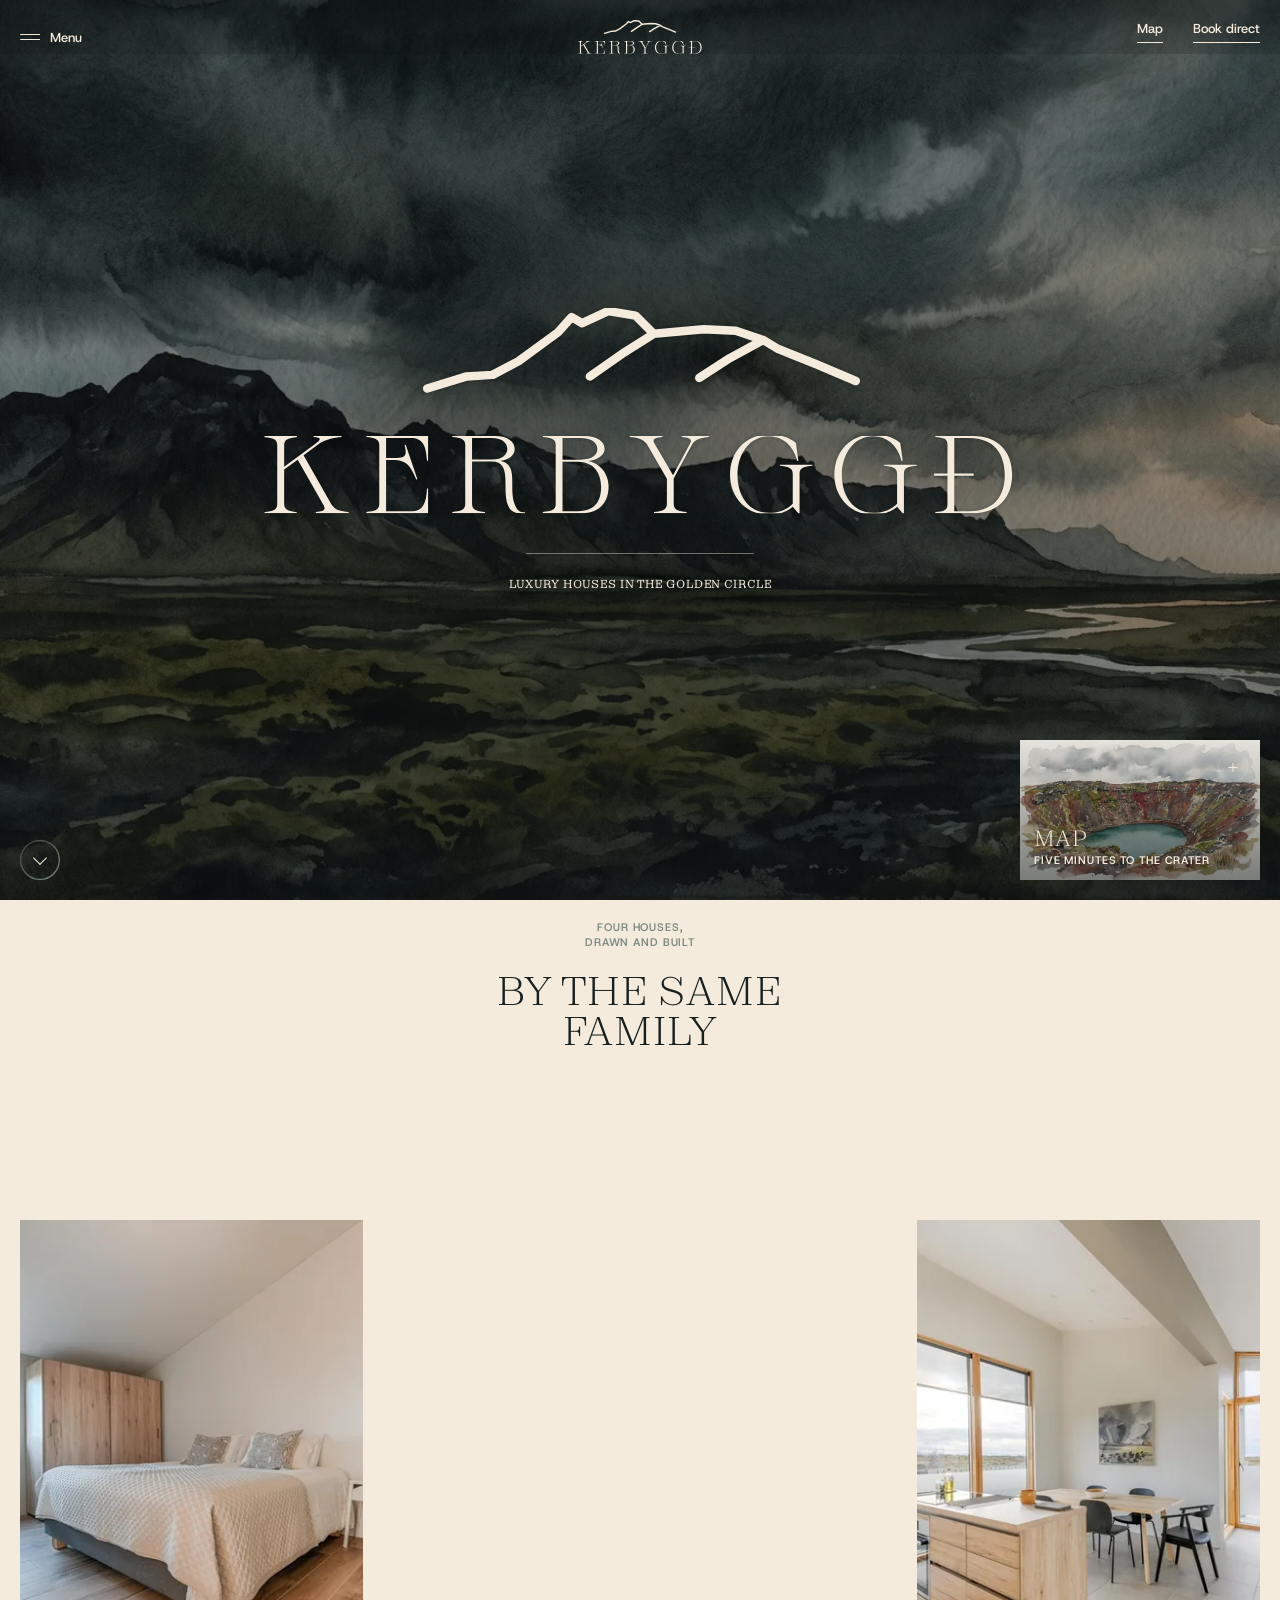
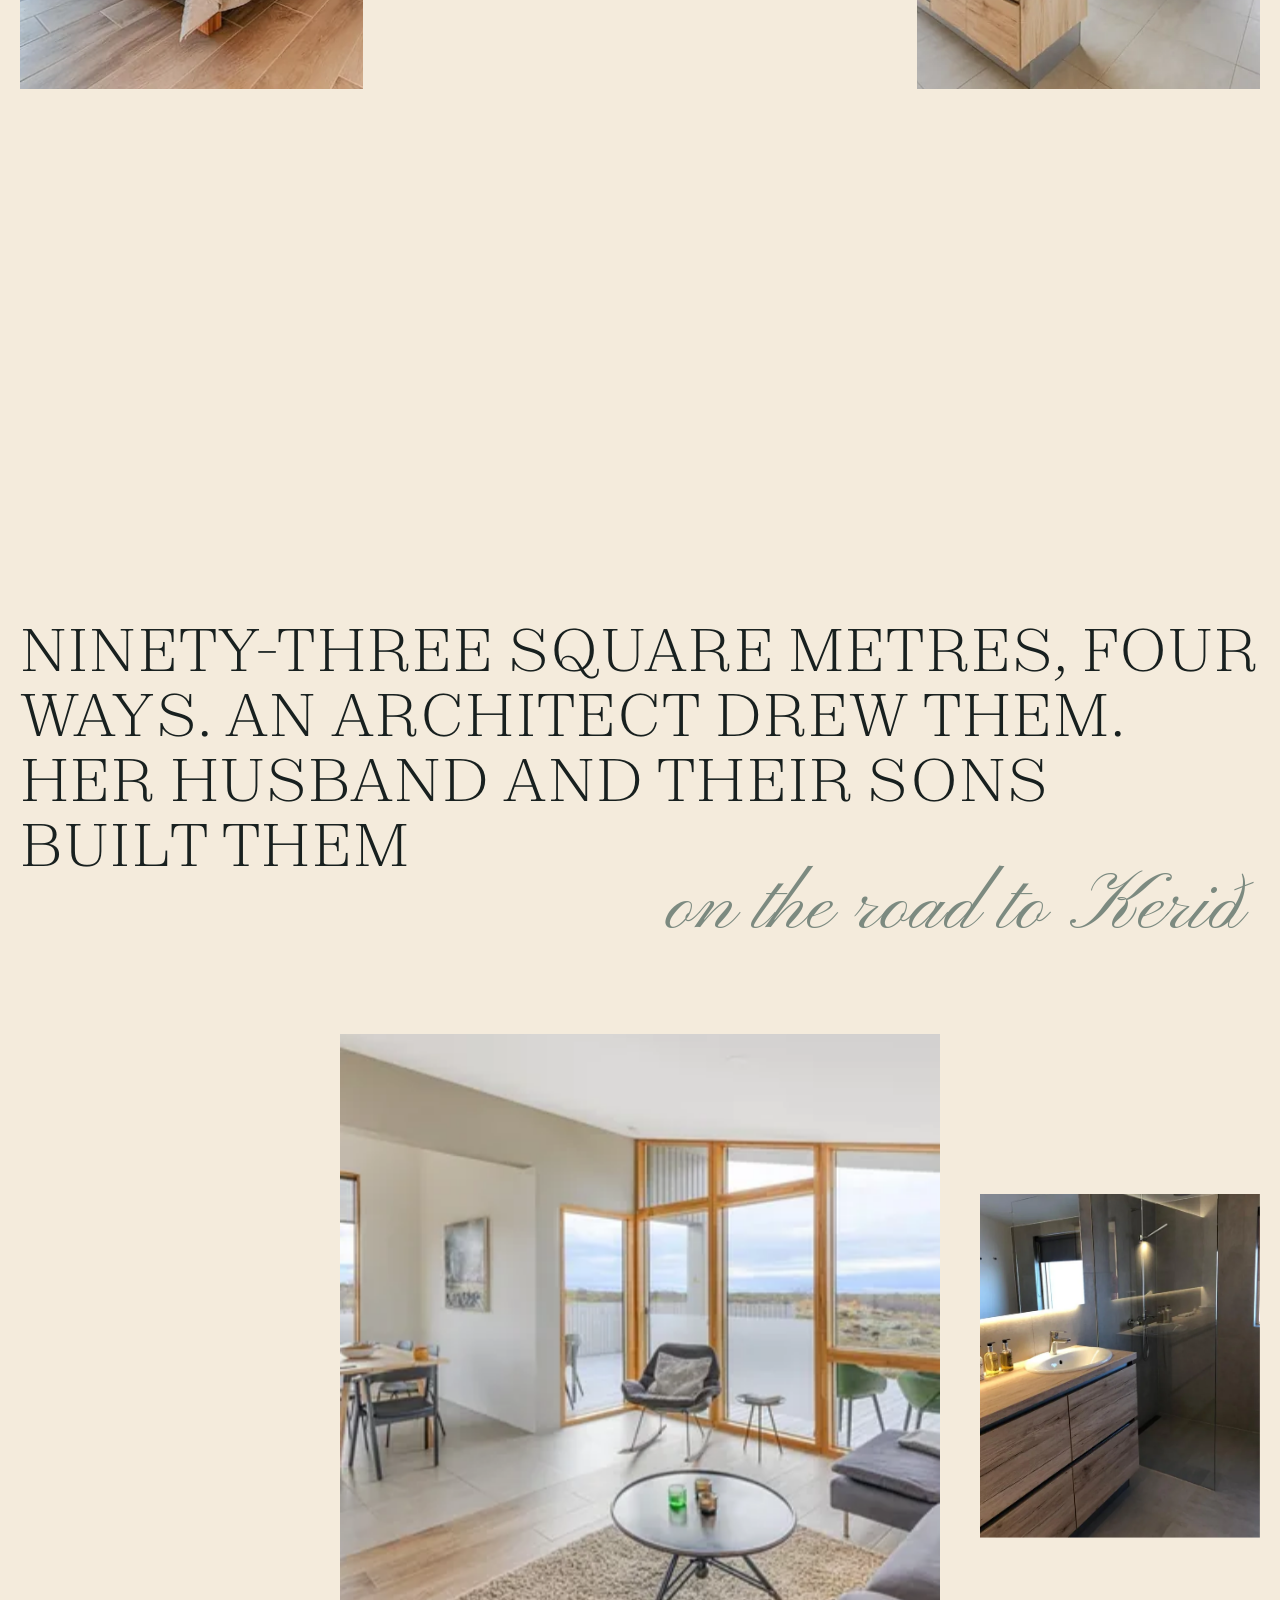
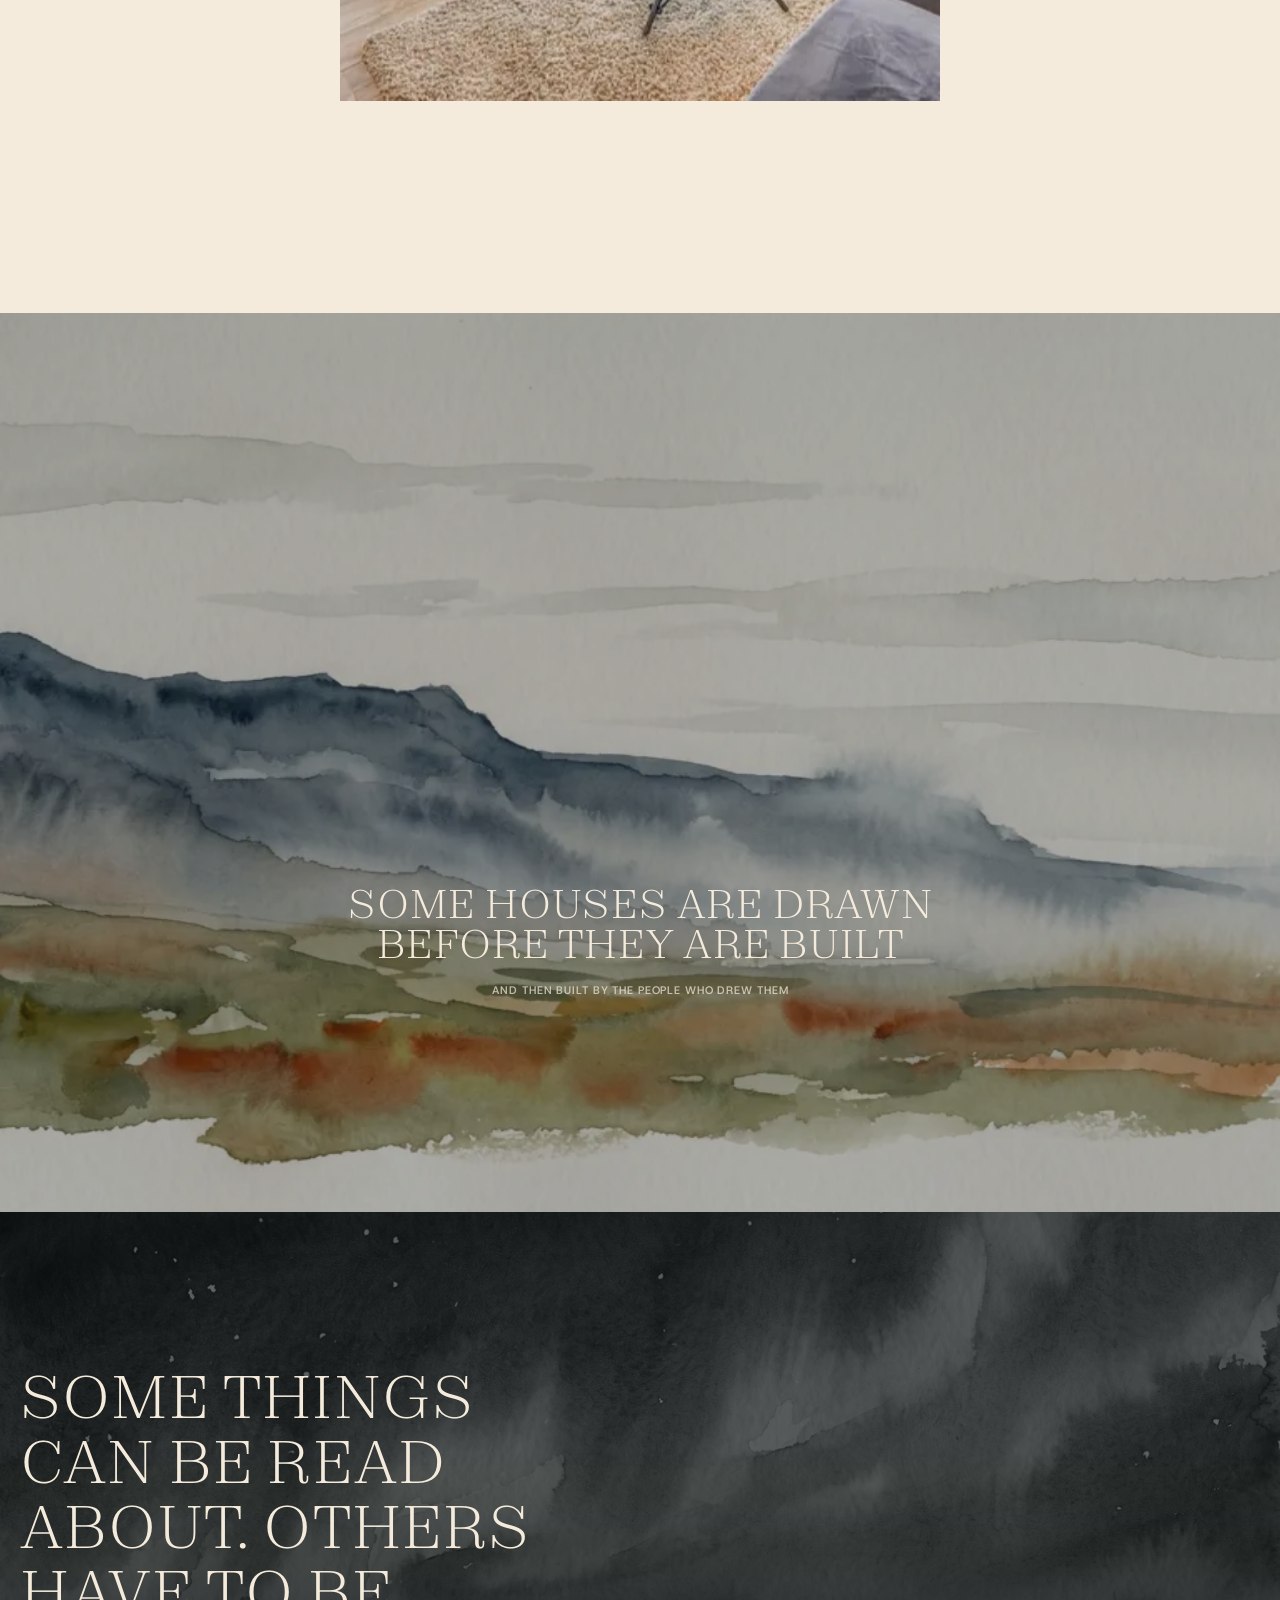
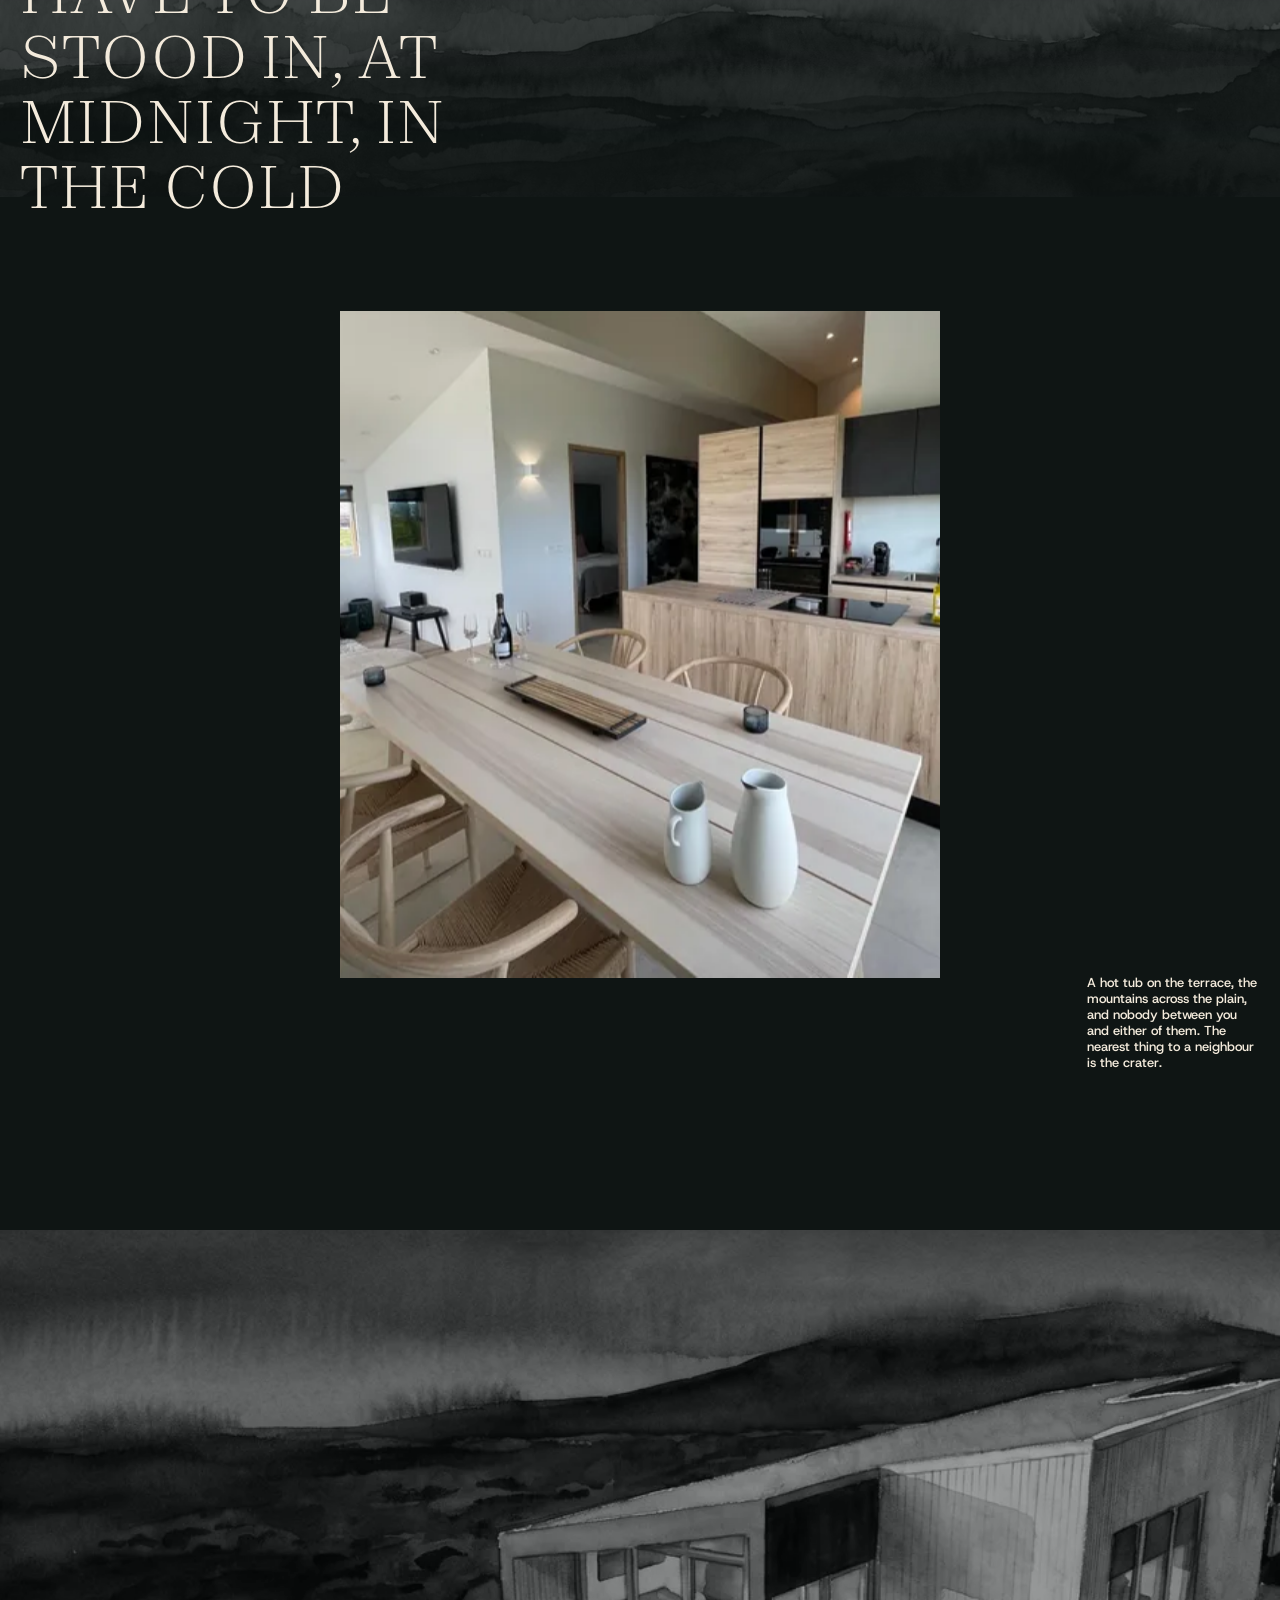
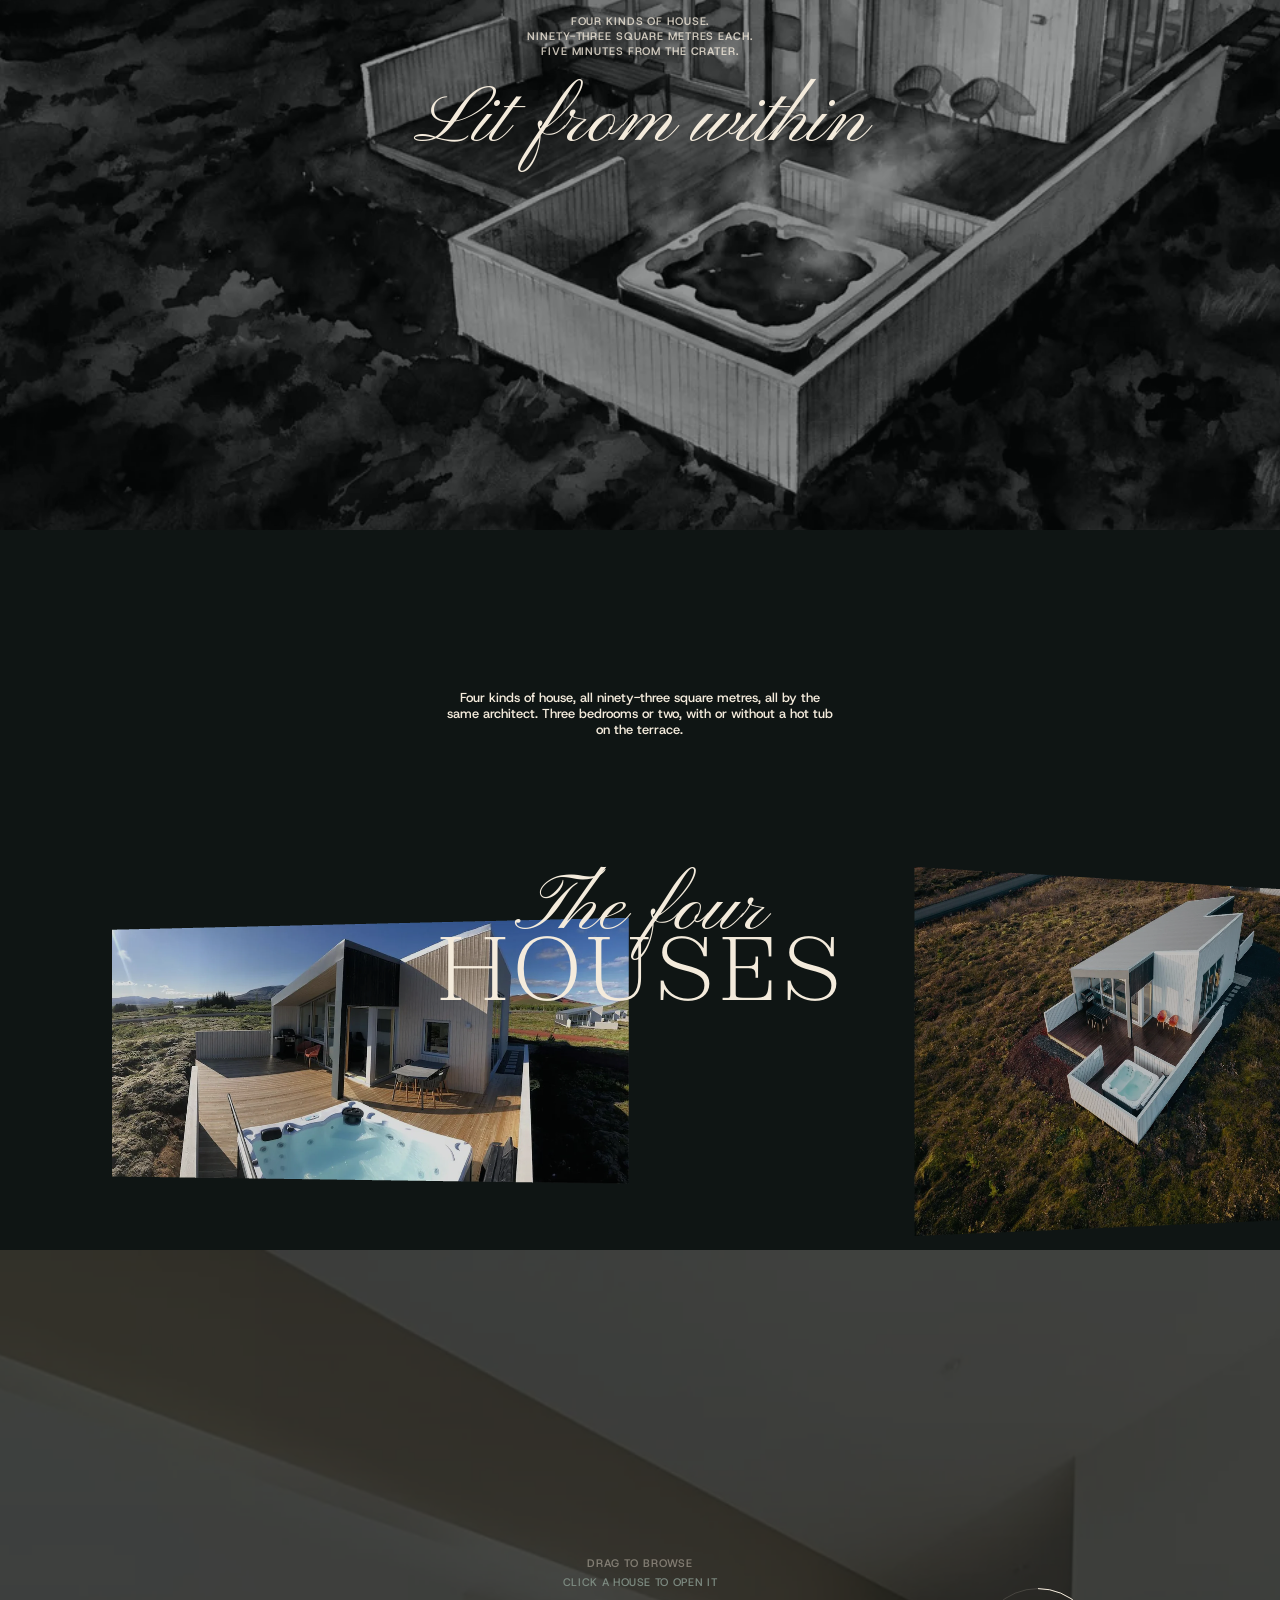
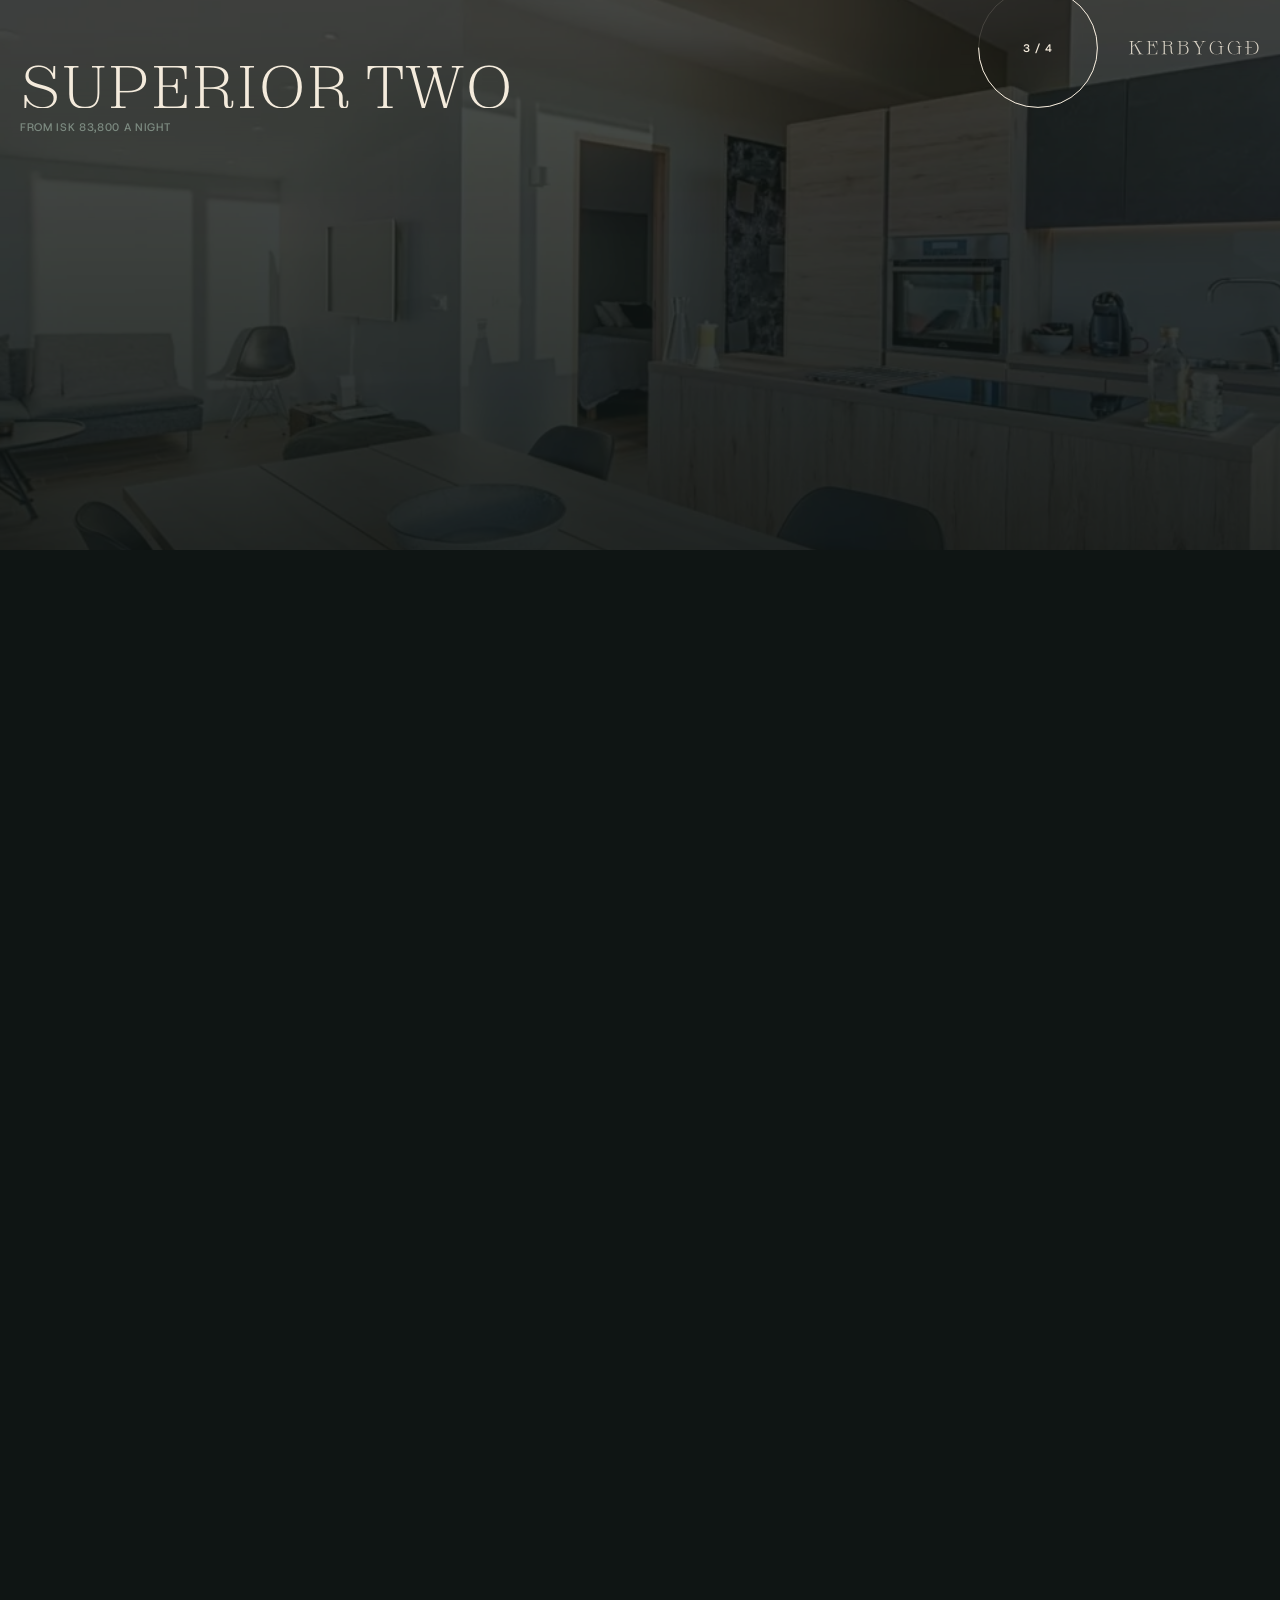
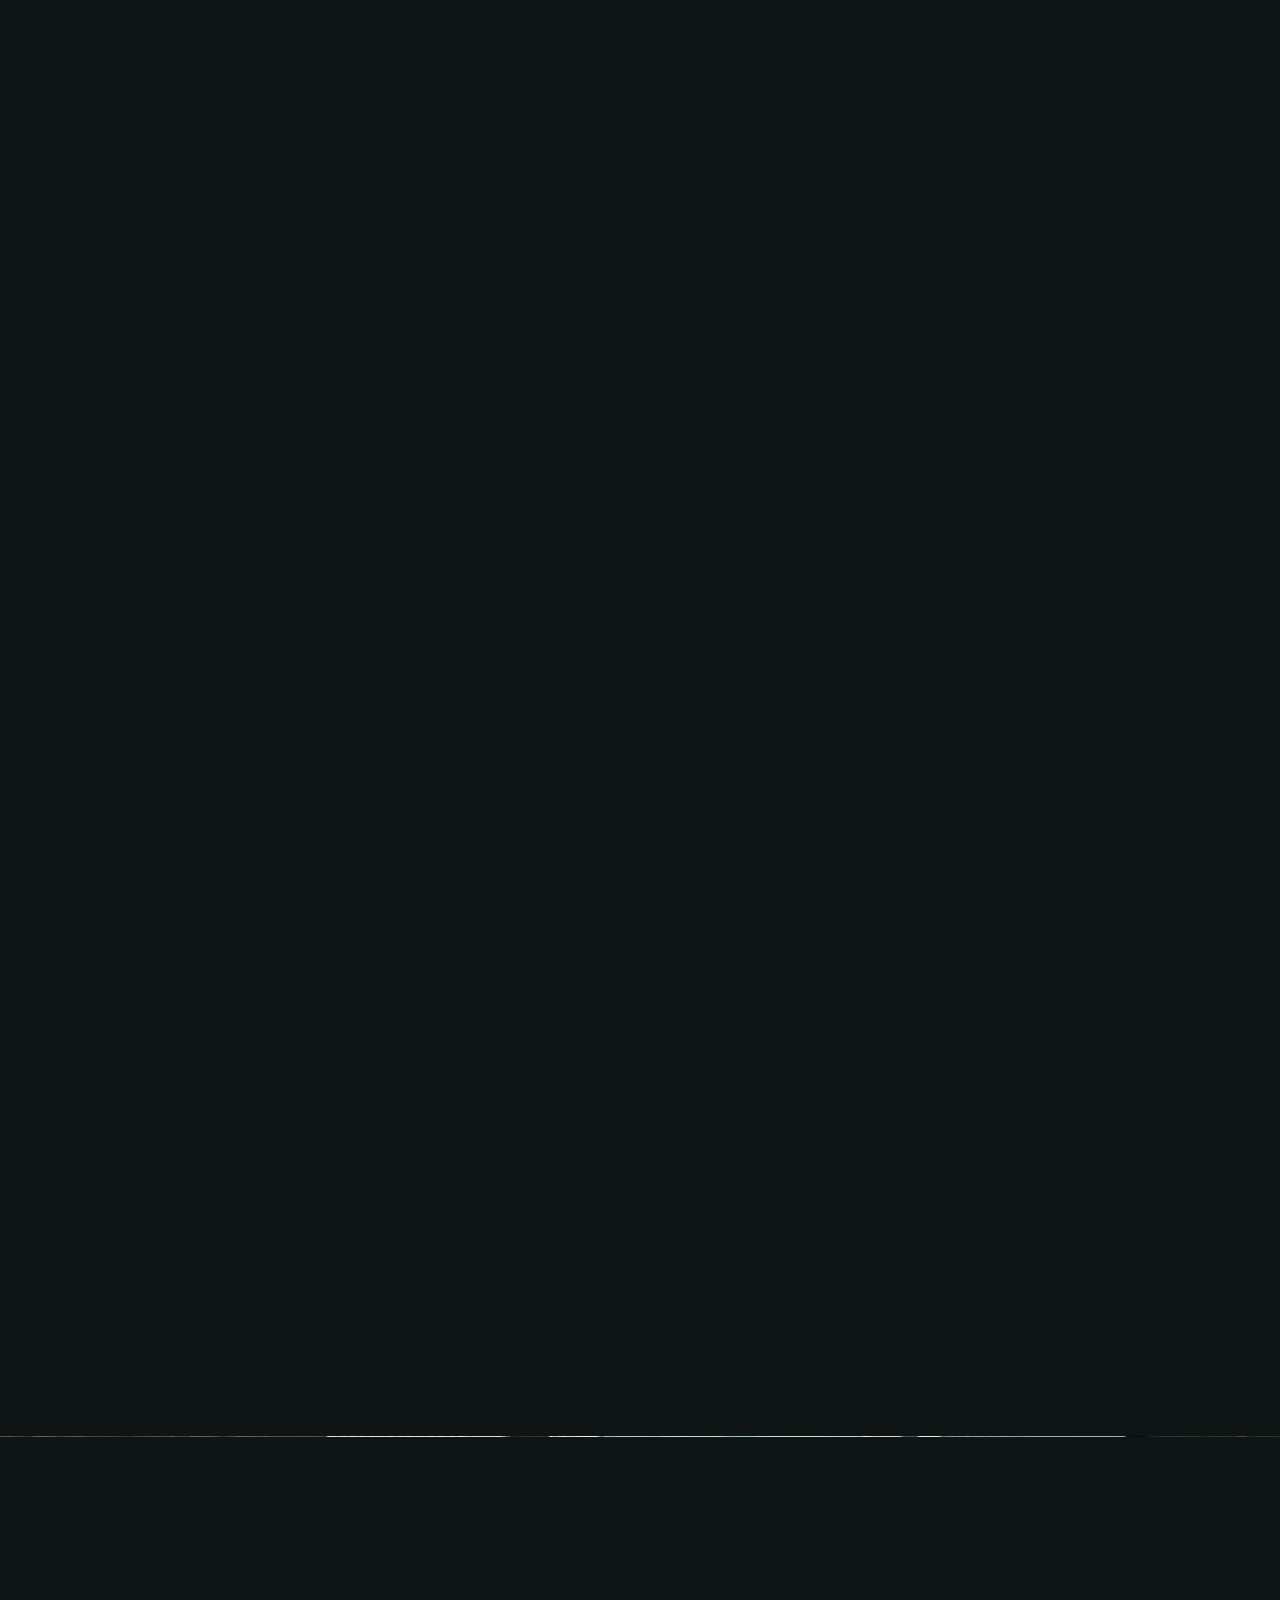
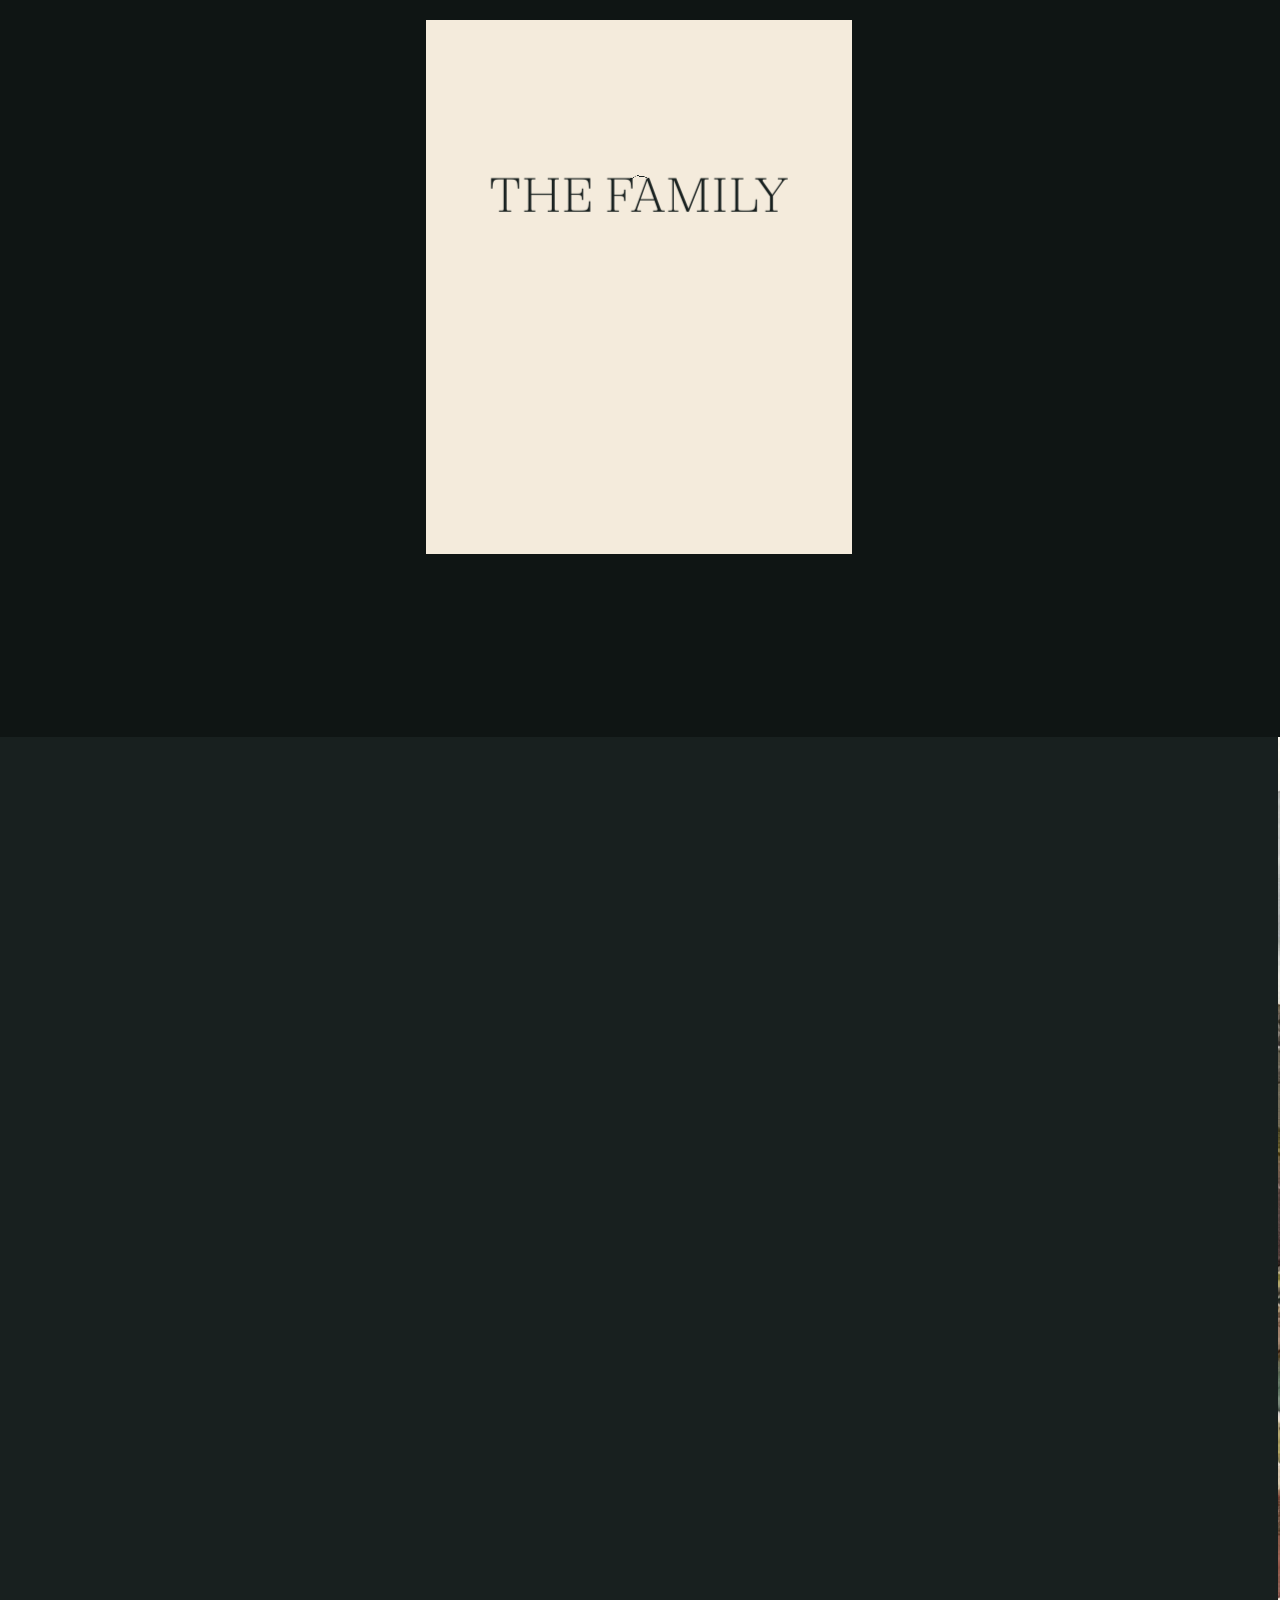
<file: index.html>
<!doctype html>
<html lang="en" class="no-js">
<head>
<meta charset="utf-8">
<meta name="viewport" content="width=device-width, initial-scale=1, viewport-fit=cover">
<title>Kerbyggð — luxury houses in the Golden Circle</title>
<meta name="description" content="Four houses of ninety-three square metres on the Golden Circle, drawn by the architect who built them with her family. Five minutes from the Kerið crater.">
<meta name="robots" content="noindex, nofollow">
<meta name="theme-color" content="#18201F">
<link rel="icon" href="assets/img/favicon-32.png" type="image/png" sizes="32x32">
<link rel="apple-touch-icon" href="assets/img/favicon-180.png">
<link rel="preload" href="assets/fonts/Zodiak-Light.woff2" as="font" type="font/woff2" crossorigin>
<link rel="preload" href="assets/fonts/PinyonScript-latin.woff2" as="font" type="font/woff2" crossorigin>
<link rel="preload" href="assets/fonts/HostGrotesk-500.woff2" as="font" type="font/woff2" crossorigin>
<link rel="preload" href="assets/fonts/HostGrotesk-600.woff2" as="font" type="font/woff2" crossorigin>
<link rel="preload" href="assets/img/paint-heath@1440.webp" as="image" type="image/webp" media="(min-width: 768px)">
<script type="application/ld+json">{"@context":"https://schema.org","@type":"LodgingBusiness","name":"Kerbyggð","description":"Four architect-designed houses of 93 m² in the Golden Circle, south Iceland, five minutes from the Kerið crater.","url":"https://kerbyggd.is/","telephone":"+354 782 5400","email":"kerhotel@kerhotel.is","address":{"@type":"PostalAddress","streetAddress":"Kerbyggð 1","addressLocality":"Grímsnes- og Grafningshreppur","postalCode":"801","addressCountry":"IS"},"geo":{"@type":"GeoCoordinates","latitude":64.029,"longitude":-20.88},"amenityFeature":[{"@type":"LocationFeatureSpecification","name":"Private hot tub","value":true},{"@type":"LocationFeatureSpecification","name":"Free WiFi","value":true},{"@type":"LocationFeatureSpecification","name":"Underfloor heating","value":true}]}</script>
<script type="application/ld+json">{"@context":"https://schema.org","@type":"LodgingBusiness","name":"Kerbyggð","url":"https://kerbyggd.is/","review":[{"@type":"Review","author":{"@type":"Person","name":"Christopher"},"reviewBody":"These are beautiful, modern cottages set in an almost otherworldly locale. The views are great, and anyone who loves modern home design will love staying in these cabins. Close to town, but you still feel like you are off in a world of your own. Inga and Ísak were warm, helpful hosts and we wish them the best of luck with the rest of the project.","itemReviewed":{"@type":"LodgingBusiness","name":"Kerbyggð"}},{"@type":"Review","author":{"@type":"Person","name":"Lisa"},"reviewBody":"We were the first to inaugurate House #9. Both exterior and interior of the house was modern and posh. The interior of the property not just met but exceeded our expectations. Everything was brand new and well planned. Our family had a most enjoyable stay and look forward to coming back in the future.","itemReviewed":{"@type":"LodgingBusiness","name":"Kerbyggð"}},{"@type":"Review","author":{"@type":"Person","name":"Ethan"},"reviewBody":"We had spent the first nights of our visit to Iceland in a hotel down the road from here. Upon arrival, we immediately wished we had stayed here instead of the luxury hotel. The house is amazing with great views to boot. It has everything you could need and would be an ideal location to serve as a home base as you explore the many natural wonders of Iceland.","itemReviewed":{"@type":"LodgingBusiness","name":"Kerbyggð"}},{"@type":"Review","author":{"@type":"Person","name":"Brent"},"reviewBody":"The cottage was nicely decorated and extremely clean and comfortable. It was the perfect place to relax and refresh in between busy sightseeing. Inga and her husband were extremely hospitable and helpful. The location also cannot be beat as it is located close to all the sites like Geysir and Gullfoss.","itemReviewed":{"@type":"LodgingBusiness","name":"Kerbyggð"}},{"@type":"Review","author":{"@type":"Person","name":"Linda"},"reviewBody":"What a wonderful place to relax and visit south Iceland. We loved the cottage it was very welcoming. The chocolates were a sweet gesture and very appreciated. Our host was very helpful, check in and checkout was smooth. Definitely a place to recommend.","itemReviewed":{"@type":"LodgingBusiness","name":"Kerbyggð"}}]}</script>
<link rel="stylesheet" href="styles.css">
<script>
document.documentElement.classList.replace('no-js','js');
/* Coming back from a house page? The preloader only runs once per session, so
   raise the curtain here and let app.js drop it after the first paint. */
try{ if(sessionStorage.getItem('kerb-preloaded')) document.documentElement.classList.add('is-entering'); }catch(e){}
</script>
<script type="importmap">{"imports":{"three":"./assets/vendor/three.module.min.js"}}</script>
</head>
<body class="ui-dark">
<a class="skip" href="#about">Skip to content</a>
<!--SPRITE:start--><svg class="brand-sprite" aria-hidden="true" width="0" height="0" focusable="false">
<symbol id="wm-word" viewBox="0 0 985.14 100.00"><path d="M92.42857142857142 88.57142857142857 56.42857142857142 25.0 75.28571428571428 10.857142857142861C85.57142857142857 4.285714285714292 95.28571428571428 2.4285714285714306 105.71428571428571 1.4285714285714306V0.0H69.42857142857143V1.4285714285714306C79.14285714285714 2.4285714285714306 80.42857142857143 3.857142857142861 71.0 10.57142857142857L31.285714285714285 39.714285714285715V11.857142857142861C31.285714285714285 3.7142857142857224 37.57142857142857 2.5714285714285836 47.71428571428571 1.5714285714285836V0.142857142857153H5.857142857142857V1.5714285714285836C16.857142857142858 2.5714285714285836 22.285714285714285 3.7142857142857224 22.285714285714285 11.857142857142861V88.28571428571429C22.285714285714285 96.42857142857143 16.71428571428571 97.71428571428571 5.857142857142857 98.71428571428571V100.14285714285714H47.71428571428571V98.71428571428571C37.57142857142857 97.71428571428571 31.285714285714285 96.42857142857143 31.285714285714285 88.28571428571429V43.42857142857143L48.857142857142854 30.714285714285722L81.85714285714285 88.85714285714286C86.42857142857143 96.28571428571429 82.14285714285714 97.57142857142857 72.28571428571428 98.57142857142857V100.0H114.85714285714285V98.57142857142857C104.85714285714285 97.71428571428571 97.28571428571428 96.42857142857143 92.42857142857142 88.57142857142857Z M195.42857142857142 2.5714285714285836C211.0 2.5714285714285836 215.42857142857142 12.857142857142861 216.42857142857142 32.0H217.85714285714283V0.0H137.85714285714286V1.4285714285714306C148.0 2.4285714285714306 154.57142857142856 3.7142857142857224 154.57142857142856 11.714285714285722V88.28571428571429C154.57142857142856 96.28571428571429 148.0 97.57142857142857 137.85714285714286 98.57142857142857V100.0H217.85714285714283V68.0H216.42857142857142C215.57142857142856 86.14285714285714 211.42857142857142 97.42857142857143 197.85714285714283 97.42857142857143H163.42857142857142V31.142857142857153H172.42857142857142C188.42857142857142 31.142857142857153 194.42857142857142 36.57142857142858 202.57142857142856 56.42857142857143L204.0 56.0L188.85714285714283 11.42857142857143L187.42857142857142 11.857142857142861C191.0 26.57142857142857 188.57142857142856 28.57142857142857 172.42857142857142 28.57142857142857H163.42857142857142V2.5714285714285836H195.42857142857142Z M330.0 88.0C322.0 66.57142857142858 336.0 36.28571428571429 311.4285714285714 32.28571428571429C324.4285714285714 30.42857142857143 330.1428571428571 23.57142857142857 330.1428571428571 16.714285714285722C330.1428571428571 8.0 321.85714285714283 0.0 304.7142857142857 0.0H249.28571428571428V1.4285714285714306C260.1428571428571 2.4285714285714306 266.0 3.7142857142857224 266.0 11.714285714285722V88.28571428571429C266.0 96.28571428571429 260.1428571428571 97.57142857142857 249.28571428571428 98.57142857142857V100.0H291.57142857142856V98.57142857142857C281.4285714285714 97.57142857142857 274.85714285714283 96.42857142857143 274.85714285714283 88.28571428571429V33.14285714285715H300.57142857142856C327.7142857142857 33.14285714285715 313.0 69.42857142857143 321.4285714285714 89.85714285714286C325.4285714285714 99.57142857142857 331.7142857142857 100.28571428571429 340.85714285714283 100.42857142857143H343.57142857142856V99.0C336.2857142857143 99.0 333.0 96.0 330.0 88.0ZM301.0 30.57142857142857H274.85714285714283V2.5714285714285836H300.2857142857143C314.85714285714283 2.5714285714285836 320.57142857142856 10.0 320.57142857142856 16.85714285714286C320.57142857142856 23.57142857142857 314.85714285714283 30.57142857142857 301.0 30.57142857142857Z M425.1428571428571 32.42857142857143C437.0 31.285714285714292 446.71428571428567 24.85714285714286 446.71428571428567 16.714285714285722C446.71428571428567 7.428571428571431 437.71428571428567 0.0 420.0 0.0H366.57142857142856V1.4285714285714306C377.57142857142856 2.4285714285714306 383.2857142857143 3.7142857142857224 383.2857142857143 11.714285714285722V88.28571428571429C383.2857142857143 96.28571428571429 377.4285714285714 97.57142857142857 366.57142857142856 98.57142857142857V100.0H416.2857142857143C442.85714285714283 100.0 451.85714285714283 83.28571428571429 451.85714285714283 65.0C451.85714285714283 50.28571428571429 441.71428571428567 35.14285714285715 425.1428571428571 32.42857142857143ZM414.85714285714283 2.5714285714285836C431.57142857142856 2.5714285714285836 437.2857142857143 9.857142857142861 437.2857142857143 17.0C437.2857142857143 24.0 431.57142857142856 30.714285714285722 415.57142857142856 30.714285714285722H392.1428571428571V2.5714285714285836H414.85714285714283ZM412.4285714285714 97.42857142857143H392.1428571428571V33.28571428571429H412.4285714285714C433.57142857142856 33.28571428571429 442.1428571428571 49.42857142857143 442.1428571428571 65.85714285714286C442.1428571428571 82.57142857142857 436.0 97.42857142857143 412.4285714285714 97.42857142857143Z M510.71428571428567 98.57142857142857V100.0H553.0V98.57142857142857C542.2857142857142 97.57142857142857 536.4285714285714 96.42857142857143 536.2857142857142 88.28571428571429V55.0L560.0 11.142857142857153C564.5714285714286 3.7142857142857224 572.4285714285714 2.4285714285714306 581.8571428571428 1.4285714285714306V0.0H546.8571428571428V1.4285714285714306C556.4285714285714 2.285714285714292 561.2857142857142 4.0 557.1428571428571 10.42857142857143L535.4285714285714 50.85714285714286L512.1428571428571 10.857142857142861C507.2857142857143 4.0 511.85714285714283 2.4285714285714306 521.7142857142857 1.4285714285714306V0.0H479.2857142857143V1.4285714285714306C488.4285714285714 2.285714285714292 496.1428571428571 3.5714285714285836 501.4285714285714 10.42857142857143L527.4285714285714 55.42857142857143V88.28571428571429C527.4285714285714 96.42857142857143 520.8571428571428 97.57142857142857 510.71428571428567 98.57142857142857Z M673.8571428571428 37.142857142857146V38.57142857142858C684.1428571428571 39.57142857142858 690.5714285714286 40.85714285714286 690.5714285714286 48.85714285714286V87.71428571428572C684.5714285714286 94.14285714285714 674.4285714285714 99.57142857142857 659.5714285714286 99.57142857142857C632.8571428571428 99.57142857142857 619.0 76.42857142857143 619.0 50.85714285714286C619.0 24.0 633.7142857142857 0.4285714285714306 660.0 0.4285714285714306C676.0 0.4285714285714306 690.7142857142857 10.857142857142861 696.4285714285714 32.42857142857143H697.8571428571428L694.7142857142857 9.0C687.1428571428571 2.7142857142857224 675.5714285714286 -2.142857142857139 659.8571428571428 -2.142857142857139C631.8571428571428 -2.142857142857139 609.2857142857142 18.142857142857153 609.2857142857142 50.714285714285715C609.2857142857142 80.0 631.0 102.14285714285714 658.8571428571428 102.14285714285714C674.1428571428571 102.14285714285714 684.5714285714286 97.14285714285714 690.5714285714286 91.57142857142857L699.4285714285714 102.14285714285714V48.85714285714286C699.4285714285714 40.85714285714286 705.1428571428571 39.57142857142858 716.1428571428571 38.57142857142858V37.142857142857146H673.8571428571428Z M809.1428571428571 37.142857142857146V38.57142857142858C819.4285714285713 39.57142857142858 825.8571428571428 40.85714285714286 825.8571428571428 48.85714285714286V87.71428571428572C819.8571428571428 94.14285714285714 809.7142857142857 99.57142857142857 794.8571428571428 99.57142857142857C768.1428571428571 99.57142857142857 754.2857142857142 76.42857142857143 754.2857142857142 50.85714285714286C754.2857142857142 24.0 769.0 0.4285714285714306 795.2857142857142 0.4285714285714306C811.2857142857142 0.4285714285714306 826.0 10.857142857142861 831.7142857142857 32.42857142857143H833.1428571428571L830.0 9.0C822.4285714285713 2.7142857142857224 810.8571428571428 -2.142857142857139 795.1428571428571 -2.142857142857139C767.1428571428571 -2.142857142857139 744.5714285714286 18.142857142857153 744.5714285714286 50.714285714285715C744.5714285714286 80.0 766.2857142857142 102.14285714285714 794.1428571428571 102.14285714285714C809.4285714285713 102.14285714285714 819.8571428571428 97.14285714285714 825.8571428571428 91.57142857142857L834.7142857142857 102.14285714285714V48.85714285714286C834.7142857142857 40.85714285714286 840.4285714285713 39.57142857142858 851.4285714285713 38.57142857142858V37.142857142857146H809.1428571428571Z M873.8571428571428 48.57142857142858V51.42857142857143H891.1428571428571V88.71428571428572C891.1428571428571 96.28571428571429 886.1428571428571 97.57142857142857 875.4285714285713 98.57142857142857V100.0H924.8571428571428C959.4285714285713 100.0 975.0 77.0 975.0 50.28571428571429C975.0 22.714285714285722 959.4285714285713 0.0 924.0 0.0H875.4285714285713V1.4285714285714306C886.1428571428571 2.4285714285714306 891.1428571428571 3.5714285714285836 891.1428571428571 11.285714285714292V48.57142857142858H873.8571428571428ZM919.5714285714286 97.42857142857143H900.0V51.42857142857143H925.1428571428571V48.57142857142858H900.0V2.5714285714285836H919.1428571428571C952.5714285714286 2.5714285714285836 965.4285714285713 24.142857142857153 965.4285714285713 50.57142857142858C965.4285714285713 76.42857142857143 953.1428571428571 97.42857142857143 919.5714285714286 97.42857142857143Z" fill="currentColor"/></symbol>
<symbol id="wm-ridge" viewBox="0 0 300 62"><path d="M 10 53 L 36 45 L 53 44 L 70 35 L 96 16 L 105 6 L 112 10 L 129 2 L 147 5 L 159 17 L 192 14 L 213 15 L 231 21 L 241 27 L 266 37 L 292 48 M 159 17 L 140 29 L 117 45 M 231 21 L 209 33 L 189 46" stroke="currentColor" stroke-width="5.6" stroke-linecap="round" stroke-linejoin="round" fill="none"/></symbol>
<symbol id="wm-ridge-s" viewBox="0 0 300 62"><path d="M 10 53 L 36 45 L 53 44 L 70 35 L 96 16 L 105 6 L 112 10 L 129 2 L 147 5 L 159 17 L 192 14 L 213 15 L 231 21 L 241 27 L 266 37 L 292 48" stroke="currentColor" stroke-width="7" stroke-linecap="round" stroke-linejoin="round" fill="none"/></symbol>
</svg><!--SPRITE:end-->

<!-- ───────── preloader ───────── -->
<div class="preloader" id="preloader" aria-hidden="true">
  <div class="preloader__inner">
    <svg class="preloader__mark" viewBox="0 0 300 62" aria-hidden="true"><use href="#wm-ridge-s"/></svg>
    <div class="preloader__bar"><span id="preloader-fill"></span></div>
    <div class="preloader__counter"><b id="preloader-counter">0</b><i>%</i></div>
  </div>
</div>

<div class="page-overlay" id="page-overlay"></div>

<!-- ───────── header ───────── -->
<header class="header ui-dark ui-gradient header--top" id="header">
  <div class="header__row">
    <div class="header__left">
      <button class="btn btn--link header__menu js-menu-toggle" type="button" aria-expanded="false" aria-controls="menu">
        <span class="header__burger" aria-hidden="true"><i></i><i></i></span>
        <span class="header__menu-words"><span class="header__menu-word header__menu-word--open">Menu</span><span class="header__menu-word header__menu-word--close">Close</span></span>
      </button>
    </div>
    <a class="header__logo" href="#top" aria-label="Kerbyggð, back to top">
      <span class="header__logo-text">
        <svg class="header__logo-ridge" viewBox="0 0 300 62" aria-hidden="true"><use href="#wm-ridge"/></svg>
        <svg class="header__logo-word" viewBox="0 0 985.14 100" aria-hidden="true"><use href="#wm-word"/></svg>
      </span>
    </a>
    <div class="header__right">
      <a class="btn btn--underline header__map" href="#locations"><span class="btn__underline">Map</span></a>
      <a class="btn btn--underline header__book" data-booking href="https://property.godo.is/book-kerbyggd" target="_blank" rel="noopener"><span class="btn__underline">Book direct</span></a>
    </div>
  </div>
</header>

<!-- ───────── menu modal ───────── -->
<div class="modal modal--menu is-hidden" id="menu" aria-hidden="true">
  <div class="modal__bg">
    <img class="modal__img" src="assets/img/paint-house-dusk@1440.webp" alt="" loading="lazy" width="1440" height="804">
  </div>
  <div class="modal__scroller js-menu-scroller">
    <ol class="menu__list js-menu-list">
      <li><a class="menu__link js-menu-link" href="#about"><span class="menu__label text-small">Chapter 1</span><span class="menu__title h1">The houses</span></a></li>
      <li><a class="menu__link js-menu-link" href="#collection"><span class="menu__label text-small">Chapter 2</span><span class="menu__title h1">Four types</span></a></li>
      <li><a class="menu__link js-menu-link" href="#expansive"><span class="menu__label text-small">Chapter 3</span><span class="menu__title h1">The family</span></a></li>
      <li><a class="menu__link js-menu-link" href="#selection"><span class="menu__label text-small">Chapter 4</span><span class="menu__title h1">The herbarium</span></a></li>
      <li><a class="menu__link js-menu-link" href="#locations"><span class="menu__label text-small">Chapter 5</span><span class="menu__title h1">Golden Circle</span></a></li>
      <li><a class="menu__link js-menu-link" href="#the-idea"><span class="menu__label text-small">Chapter 6</span><span class="menu__title h1">Inga and Ísak</span></a></li>
      <li><a class="menu__link js-menu-link" href="#reviews"><span class="menu__label text-small">Chapter 7</span><span class="menu__title h1">Reviews</span></a></li>
      <li><a class="menu__link js-menu-link" href="#contact"><span class="menu__label text-small">Chapter 8</span><span class="menu__title h1">Book direct</span></a></li>
    </ol>
  </div>
</div>

<div class="scroll-cue" id="scroll-cue" aria-hidden="true">
  <span class="scroll-cue__label">Scroll</span>
  <span class="scroll-cue__line"><i></i></span>
</div>

<div class="c-scrollbar" id="scrollbar" aria-hidden="true"><span class="c-scrollbar__thumb"></span></div>

<main class="page-content" id="page">

<!-- 0 ── HERO ─────────────────────────────────────────── -->
<section class="section section--top section--full-height ui-dark ui-background-alt" id="top" data-themed="ui-dark ui-gradient ui-intro" data-reveal-root>
  <div class="sticky sticky--full-height sticky--under-next" data-parallax-pattern="sectionOutTiny">
    <div class="sticky__layer sticky__layer--sticky intro">
      <div class="intro__media" data-reveal="zoom-in block">
        <img class="intro__img" src="assets/img/paint-heath@1440.webp" srcset="assets/img/paint-heath@720.webp 720w, assets/img/paint-heath@1440.webp 1440w, assets/img/paint-heath@1920.webp 1920w, assets/img/paint-heath@2560.webp 2560w" sizes="100vw" alt="Watercolour of the south Icelandic heath under storm cloud" fetchpriority="high">
      </div>
      <h1 class="intro__title" data-reveal-group data-reveal-delay="500">
        <span class="intro__lockup" data-reveal="zoom-in">
          <svg class="intro__ridge" viewBox="0 0 300 62" aria-hidden="true"><use href="#wm-ridge"/></svg>
          <svg class="intro__word" viewBox="0 0 985.14 100" role="img" aria-label="Kerbyggð"><use href="#wm-word"/></svg>
        </span>
        <span class="intro__rule" aria-hidden="true" data-reveal="fade-in"></span>
        <span class="text-small intro__tag" data-reveal="text">Luxury houses in the Golden Circle</span>
      </h1>
      <div class="intro__arrow" data-reveal="slide-in-bottom block" data-reveal-delay="1000">
        <a class="btn btn--gradient btn--arrow-down" href="#about" aria-label="Scroll to the houses"><svg viewBox="0 0 40 40" aria-hidden="true"><defs><linearGradient id="g-ring-1" x1="0" y1="0" x2="1" y2="1"><stop offset="0" stop-color="#3A443E"/><stop offset="1" stop-color="#7C8A80"/></linearGradient></defs><circle class="btn__ring" cx="20" cy="20" r="19.35" fill="none" stroke="url(#g-ring-1)" stroke-width="1.3"/></svg><span class="btn__arrow" aria-hidden="true"></span></a>
      </div>
      <a class="button-3d" href="#locations" data-reveal="fade-in block" data-reveal-delay="1000">
        <span class="button-3d__media"><img src="assets/img/paint-kerid@720.webp" alt="" loading="lazy" width="720" height="402"></span>
        <span class="button-3d__text">
          <span class="button-3d__big">Map</span>
          <span class="text-small">Five minutes to the crater</span>
        </span>
        <span class="btn btn--square btn--outline-plus" aria-hidden="true"><i></i></span>
      </a>
    </div>
  </div>
</section>

<!-- 1 ── ABOUT / the houses ─────────────────────────────── -->
<section class="section ui-light l-luxury" id="about" data-themed="ui-light" data-reveal-root>
  <div class="l-luxury__head" data-reveal-group data-reveal-delay="250" data-parallax-pattern="landingLuxuryTitle" data-parallax-measure=".section">
    <p class="text-small text-center l-luxury__label" data-reveal="text">Four houses,<br>drawn and built</p>
    <h2 class="h2 text-center" data-reveal="title">BY THE SAME<br>FAMILY</h2>
  </div>

  <div class="sticky sticky--under-next l-luxury__stage">
    <div class="sticky__layer sticky__layer--sticky l-luxury__pin">
      <div class="l-luxury__row js-luxury-wrapper">
        <figure class="l-luxury__side l-luxury__side--left appear" data-parallax-pattern="landingLuxuryMoveSideDesktop landingLuxuryScaleSideLeftDesktop" data-parallax-measure=".section">
          <img data-img="superior-bed" data-w="720 1440 1920" sizes="25vw" alt="A bedroom with a reading chair by the window">
        </figure>
        <figure class="l-luxury__center appear" data-parallax-pattern="landingLuxuryTitle landingLuxuryScaleCenterDesktop" data-parallax-measure=".section">
          <img data-img="suite-aerial" data-w="720 1440 1920 2400" sizes="42vw" alt="A Kerbyggð house from the air, its deck and hot tub on the open heath">
        </figure>
        <figure class="l-luxury__side l-luxury__side--right appear" data-parallax-pattern="landingLuxuryMoveSideDesktop landingLuxuryScaleSideRightDesktop" data-parallax-measure=".section">
          <img data-img="three-kitchen" data-w="720 1440 1920" sizes="25vw" alt="The kitchen island and the door out to the terrace">
        </figure>
      </div>
    </div>
  </div>

  <!-- the plate that rides over the pinned trio: it carries the section's own
       ground, or the serif statement lands unreadable on the photographs -->
  <div class="l-luxury__flow">
  <div class="l-luxury-title" data-reveal-group>
    <p class="h1 l-luxury-title__text" data-reveal="title">NINETY-THREE SQUARE METRES, FOUR WAYS. AN ARCHITECT DREW THEM. HER HUSBAND AND THEIR SONS BUILT THEM</p>
    <p class="text-subtitle l-luxury-title__bottom" data-reveal="subtitle">on the road to Kerið</p>
  </div>

  <div class="row l-luxury__pair">
    <figure class="col col--md-6 col--md-offset-3 parallax-image-move appear" data-parallax-pattern="imageMove">
      <img data-img="living-view" data-w="720 1440 1920 2560" sizes="50vw" alt="The living room, corner windows onto the heath">
    </figure>
    <figure class="col col--md-3 parallax-image-move appear l-luxury__pair-small" data-parallax-pattern="imageMove">
      <img data-img="three-bath" data-w="720 1440 1920" sizes="25vw" alt="A bathroom with a free standing bath">
    </figure>
  </div>
  </div>
</section>

<!-- 2 ── MERIT ─────────────────────────────────────────── -->
<section class="section section--full-height ui-dark l-merit" id="merit" data-themed="ui-dark" data-reveal-root>
  <div class="l-merit__bg appear" data-parallax-pattern="backgroundMove" data-parallax-measure=".section">
    <img data-img="paint-ridge" data-w="720 1440 1920" sizes="100vw" alt="Watercolour of the mountain ridge across the plain">
  </div>
  <div class="l-merit__content" data-reveal-group data-reveal-delay="200" data-parallax-100-0='{"transform":"translateY(20svh)"}' data-parallax-0-100='{"transform":"translateY(-20svh)"}' data-parallax-clamp="true" data-parallax-measure=".section">
    <h2 class="h2 text-center" data-reveal="title">SOME HOUSES ARE DRAWN<br>BEFORE THEY ARE BUILT</h2>
    <p class="text-small text-center" data-reveal="text">and then built by the people who drew them</p>
  </div>
</section>

<!-- 3 ── SENSATION ──────────────────────────────────────── -->
<section class="section section--no-overflow ui-dark ui-background-alt l-sensation" id="sensation" data-themed="ui-dark" data-reveal-root>
  <div class="l-sensation__bg appear" data-parallax-pattern="landingSensationBackground" data-parallax-measure=".section">
    <img data-img="paint-aurora" data-w="720 1440 1920" sizes="100vw" alt="">
  </div>
  <div class="row l-sensation__row">
    <h2 class="h1 col col--md-5 text-color-primary l-sensation__title" data-reveal="title">SOME THINGS CAN BE READ ABOUT. OTHERS HAVE TO BE STOOD IN, AT MIDNIGHT, IN THE COLD</h2>
  </div>
  <div class="row l-sensation__row2">
    <figure class="col col--md-6 col--md-offset-3 parallax-image-move appear" data-parallax-pattern="imageMove">
      <img data-img="suite-kitchen" data-w="720 1440 1920" sizes="50vw" alt="The kitchen island and dining table in the suite house">
    </figure>
    <p class="col col--md-2 col--md-offset-1 l-sensation__text" data-reveal="text" data-reveal-delay="250">A hot tub on the terrace, the mountains across the plain, and nobody between you and either of them. The nearest thing to a neighbour is the crater.</p>
  </div>
</section>

<!-- 4 ── SUBLIME ───────────────────────────────────────── -->
<section class="section section--full-height section--top ui-dark l-sublime" id="sublime" data-themed="ui-dark" data-reveal-root>
  <div class="l-sublime__bg appear" data-parallax-pattern="backgroundMove" data-parallax-measure=".section">
    <img data-img="paint-house-dusk" data-w="720 1440 1920" sizes="100vw" alt="Watercolour of a Kerbyggð house at dusk, its windows lit">
  </div>
  <div class="l-sublime__content" data-reveal-group data-reveal-delay="200">
    <p class="text-small text-center" data-reveal="text">Four kinds of house.<br>Ninety-three square metres each.<br>Five minutes from the crater.</p>
    <p class="text-subtitle text-center" data-reveal="subtitle">Lit from within</p>
  </div>
</section>

<!-- 5 ── COLLECTION / the four houses (WebGL ring) ────────── -->
<section class="section ui-dark ui-background-alt l-three-worlds" id="collection" data-hold data-themed="ui-dark" data-reveal-root>
  <div class="l-three-worlds__bg appear" data-parallax-pattern="landingThreeWorldsBackground" data-parallax-measure=".section">
    <img data-img="superior-kitchen" data-w="720 1440 1920 2560" sizes="100vw" alt="">
  </div>
  <div class="row l-three-worlds__intro">
    <p class="col col--md-4 col--md-offset-4 text-center" data-reveal="text">Four kinds of house, all ninety-three square metres, all by the same architect. Three bedrooms or two, with or without a hot tub on the terrace.</p>
  </div>

  <div class="sticky sticky--full-height l-three-worlds__stage" id="worlds-stage">
    <div class="sticky__layer sticky__layer--sticky l-three-worlds-webgl" data-parallax-pattern="landingThreeWorldsWebGl" data-parallax-measure=".sticky">
      <canvas class="l-three-worlds-webgl__canvas" id="worlds-canvas"></canvas>
    </div>
    <div class="sticky__layer sticky__layer--sticky l-three-worlds__ui">
      <h2 class="l-three-worlds__title" data-reveal-group data-parallax-pattern="landingThreeWorldsTitle" data-parallax-measure=".sticky">
        <span class="text-subtitle" data-reveal="subtitle">The four</span>
        <span class="h0" data-reveal="title">HOUSES</span>
      </h2>
      <div class="l-three-worlds__bottom">
        <div class="l-three-worlds__names" id="worlds-names">
          <span class="h1 l-three-worlds__name is-active" data-href="house-three.html" data-price="69,700" data-img="three-open-plan" data-w="1440">THREE BEDROOM</span>
          <span class="h1 l-three-worlds__name" data-href="house-three-tub.html" data-price="76,700" data-img="three-exterior" data-w="1440">THREE WITH TUB</span>
          <span class="h1 l-three-worlds__name" data-href="house-superior.html" data-price="83,800" data-img="superior-tub" data-w="1440">SUPERIOR TWO</span>
          <span class="h1 l-three-worlds__name" data-href="house-suite.html" data-price="85,900" data-img="suite-aerial" data-w="1440">THE SUITE</span>
          <p class="l-three-worlds__price text-small" id="worlds-price"><span class="l-three-worlds__price-line is-active">From ISK 69,700 a night</span></p>
          <a class="l-three-worlds__open text-small" id="worlds-link" href="house-three.html">View the house</a>
        </div>
        <div class="l-three-worlds__explore">
          <span class="progress-ring" id="worlds-ring"><svg viewBox="0 0 120 120"><circle cx="60" cy="60" r="59.4" fill="none" stroke="rgba(244,235,220,.15)" stroke-width="1"/><circle class="progress-ring__bar" cx="60" cy="60" r="59.4" fill="none" stroke="#F4EBDC" stroke-width="1" stroke-dasharray="373.25" stroke-dashoffset="373.25"/></svg><span class="progress-ring__count text-small"><b id="worlds-counter">1</b> / 4</span></span>
          <svg class="l-three-worlds__brand" viewBox="0 0 985.14 100" aria-hidden="true"><use href="#wm-word"/></svg>
        </div>
      </div>
      <p class="l-three-worlds__hint text-small">Drag to browse<span>Click a house to open it</span></p>
      <!-- keyboard route to the same four pages the ring opens on click -->
      <ul class="l-three-worlds__links">
        <li><a class="l-three-worlds__link" href="house-three.html">Three bedroom house</a></li>
        <li><a class="l-three-worlds__link" href="house-three-tub.html">Three bedroom house with hot tub</a></li>
        <li><a class="l-three-worlds__link" href="house-superior.html">Superior two bedroom house</a></li>
        <li><a class="l-three-worlds__link" href="house-suite.html">Two bedroom suite house</a></li>
      </ul>
    </div>
  </div>
  <!-- touch gets a plain, fast picker; the ring above is desktop only. It carries
       its own heading because hiding the ring also hides the ring's title layer. -->
  <h2 class="l-rooms-mobile__head" data-reveal-group>
    <span class="text-subtitle" data-reveal="subtitle">The four</span>
    <span class="h0" data-reveal="title">HOUSES</span>
  </h2>
  <ul class="l-rooms-mobile js-rooms-mobile">
    <li><a href="house-three.html"><span class="l-rooms-mobile__media appear"><img data-img="three-open-plan" data-w="720 1440" sizes="78vw" alt="The open plan living room and kitchen of the three bedroom house"></span><span class="h3">THREE BEDROOM</span><span class="text-small">93 m² · sleeps 6 · one bathroom<span class="l-rooms-mobile__price">From ISK 69,700 a night</span></span></a></li>
    <li><a href="house-three-tub.html"><span class="l-rooms-mobile__media appear"><img data-img="three-exterior" data-w="720 1440" sizes="78vw" alt="A king bed under the vaulted ceiling"></span><span class="h3">THREE WITH TUB</span><span class="text-small">93 m² · sleeps 6 · private hot tub<span class="l-rooms-mobile__price">From ISK 76,700 a night</span></span></a></li>
    <li><a href="house-superior.html"><span class="l-rooms-mobile__media appear"><img data-img="superior-tub" data-w="720 1440" sizes="78vw" alt="The kitchen and living room of the superior two bedroom house"></span><span class="h3">SUPERIOR TWO</span><span class="text-small">93 m² · sleeps 5 · two ensuites · hot tub<span class="l-rooms-mobile__price">From ISK 83,800 a night</span></span></a></li>
    <li><a href="house-suite.html"><span class="l-rooms-mobile__media appear"><img data-img="suite-aerial" data-w="720 1440" sizes="78vw" alt="The kitchen island and dining table in the suite house"></span><span class="h3">THE SUITE</span><span class="text-small">93 m² · sleeps 4 · two ensuites · hot tub<span class="l-rooms-mobile__price">From ISK 85,900 a night</span></span></a></li>
  </ul>
  <div class="room-cursor" id="room-cursor" aria-hidden="true">
    <svg viewBox="0 0 96 96"><circle cx="48" cy="48" r="47" fill="rgba(15,21,20,.35)" stroke="rgba(244,235,220,.6)" stroke-width="1"/></svg>
    <span class="room-cursor__inner"><b>View</b><span class="room-cursor__room">Three bedroom</span></span>
  </div>
</section>

<!-- 6 ── TENETS / the house on the heath ─────────────────── -->
<section class="section ui-light l-tenets-section" id="tenets" data-themed="ui-dark" data-reveal-root>
  <div class="sticky sticky--full-height sticky--under-previous sticky--under-next l-tenets">
    <div class="sticky__layer sticky__layer--sticky l-tenets__pin">
      <figure class="l-tenets__bg appear" data-parallax-pattern="landingTenetsBackground" data-parallax-measure=".sticky">
        <img data-img="paint-house-day" data-w="720 1440 1920" sizes="100vw" alt="Watercolour of a Kerbyggð house on the moss, mountains behind">
      </figure>
    </div>
  </div>
</section>

<!-- 7 ── EXPANSIVE / the family, horizontal chapter ──────── -->
<section class="section ui-light l-expansive-section" id="expansive" data-hold data-themed="ui-light" data-reveal-root
         data-gravity-well='[{"viewport":0,"element":0}]'>
  <div class="sticky-slider sticky-slider--full-screen js-sticky-slider">
    <div class="sticky-slider__sticky">
      <div class="l-expansive-slider" data-sticky-slider-content>

        <!-- (1) intro slide with the growing card -->
        <div class="l-expansive-slider__item l-expansive-slider__item--intro">
          <div class="l-expansive-card js-expansive-card" data-parallax-pattern="landingExpansiveCard landingExpansiveCardScale" data-parallax-measure=".section">
            <div class="l-expansive-card__inner ui-light">
              <div class="l-expansive-card__head">
                <svg class="l-expansive-card__logo" viewBox="0 0 300 62" aria-hidden="true"><use href="#wm-ridge-s"/></svg>
                <h2 class="l-expansive-card__title" data-parallax-pattern="landingExpansiveCardText" data-parallax-measure=".section">THE FAMILY</h2>
              </div>
              <div class="l-expansive-card__body" data-parallax-pattern="landingExpansiveCardContent" data-parallax-measure=".section">
                <p class="l-expansive-card__lead">A family run business. The architect who designed the houses is the one who lives here.</p>
                <div class="l-expansive-card__media" data-parallax-pattern="landingExpansiveCardVideo" data-parallax-measure=".section">
                  <figure class="appear"><img data-img="suite-aerial" data-w="720 1440 1920 2400" sizes="50vw" alt="A Kerbyggð house from the air"></figure>
                </div>
                <div class="l-expansive-card__side" data-reveal-group>
                  <p class="l-expansive-card__subtitle"><span class="text-subtitle-small" data-reveal="subtitle">Drawn by</span><span class="h2" data-reveal="title">INGA</span></p>
                  <p class="l-expansive-card__text" data-reveal="text">Inga is an architect and designed the project. Ísak and their sons helped build the houses. They still run the place themselves.</p>
                </div>
              </div>
            </div>
          </div>
        </div>

        <!-- (2) full image -->
        <div class="l-expansive-slider__item l-expansive-slider__item--full">
          <figure class="parallax-image-move parallax-image-move--x appear js-hmove"><img data-img="paint-kerid" data-w="720 1200 1600" sizes="100vw" alt="Watercolour of the Kerið crater and its lake"></figure>
        </div>

        <!-- (3) One / ARCHITECT -->
        <div class="l-expansive-slider__item">
          <div class="row l-expansive-slider__split">
            <div class="col col--md-4 col--md-offset-2 l-expansive-slider__copy" data-reveal-group data-reveal-distance="0">
              <h3 class="l-expansive-slider__h"><span class="text-subtitle-small" data-reveal="subtitle">One</span><span class="h2" data-reveal="title">ARCHITECT</span></h3>
              <p data-reveal="text">All the houses are designed by the same architect, so they share a style and differ in what they give you. Ninety-three square metres each, a fully equipped kitchen, a dining area, a living room, and a private terrace facing the mountains.</p>
            </div>
            <figure class="col col--md-5 parallax-image-move parallax-image-move--x appear js-hmove l-expansive-slider__img-640"><img data-img="living-view" data-w="720 1440 1920 2560" sizes="45vw" alt="The living room and its corner windows"></figure>
          </div>
        </div>

        <!-- (4) full image -->
        <div class="l-expansive-slider__item l-expansive-slider__item--full">
          <figure class="parallax-image-move parallax-image-move--x appear js-hmove"><img data-img="suite-bath" data-w="720 1440 1920" sizes="100vw" alt="The bathroom and bedroom of the suite house"></figure>
        </div>

        <!-- (5) What is / INCLUDED -->
        <div class="l-expansive-slider__item l-expansive-slider__item--finesse">
          <div class="row">
            <div class="col col--md-3 col--md-offset-1 l-expansive-slider__copy" data-reveal-group data-reveal-distance="0">
              <h3 class="l-expansive-slider__h"><span class="text-subtitle-small" data-reveal="subtitle">What is</span><span class="h2" data-reveal="title">INCLUDED</span></h3>
              <p data-reveal="text">Bed linen, towels and the final cleaning. Bathrobes and slippers. Coffee, tea, olive oil, salt and pepper in the kitchen. Underfloor heating, a washing machine and a tumble dryer in every house.</p>
            </div>
            <div class="col col--md-7 l-expansive-slider__tiles">
              <figure class="l-expansive-slider__tile appear parallax-image-move parallax-image-move--x js-hmove"><img data-img="three-bath" data-w="720 1440 1920" sizes="20vw" alt="A bathroom with a free standing bath"></figure>
              <figure class="l-expansive-slider__tile appear parallax-image-move parallax-image-move--x js-hmove"><img data-img="three-twin" data-w="720 1440 1920" sizes="20vw" alt="A bedroom, morning light on the bed"></figure>
              <figure class="l-expansive-slider__tile appear parallax-image-move parallax-image-move--x js-hmove"><img data-img="three-kitchen" data-w="720 1440 1920" sizes="20vw" alt="The kitchen island and the terrace door"></figure>
            </div>
          </div>
        </div>

        <!-- (6) full image -->
        <div class="l-expansive-slider__item l-expansive-slider__item--full">
          <figure class="parallax-image-move parallax-image-move--x appear js-hmove"><img data-img="superior-bed" data-w="720 1440 1920" sizes="100vw" alt="A bedroom with a reading chair by the window"></figure>
        </div>

        <!-- (7) On the / TERRACE -->
        <div class="l-expansive-slider__item l-expansive-slider__item--amenities">
          <div class="row">
            <div class="col col--md-3 col--md-offset-1 l-expansive-slider__copy" data-reveal-group data-reveal-distance="0">
              <h3 class="l-expansive-slider__h"><span class="text-subtitle-small" data-reveal="subtitle">On the</span><span class="h2" data-reveal="title">TERRACE</span></h3>
              <p class="h3" data-reveal="text">A PRIVATE HOT TUB, A BARBECUE FROM THE FIRST OF MAY TO THE FIRST OF NOVEMBER, AND THE MOUNTAINS ACROSS THE PLAIN.</p>
            </div>
            <figure class="col col--md-4 appear parallax-image-move parallax-image-move--x js-hmove l-expansive-slider__img-600"><img data-img="suite-aerial" data-w="720 1440 1920 2400" sizes="35vw" alt="The deck and hot tub seen from above"></figure>
            <figure class="col col--md-3 appear parallax-image-move parallax-image-move--x js-hmove l-expansive-slider__img-440"><img data-img="three-open-plan" data-w="720 1440 1920 2560" sizes="25vw" alt="The open plan living room and kitchen"></figure>
          </div>
        </div>

        <!-- (8) full image -->
        <div class="l-expansive-slider__item l-expansive-slider__item--full">
          <figure class="parallax-image-move parallax-image-move--x appear js-hmove"><img data-img="superior-bath-bed" data-w="720 1440 1920" sizes="100vw" alt="An ensuite and bedroom in the superior two bedroom house"></figure>
        </div>

        <!-- (9) Booked / DIRECT -->
        <div class="l-expansive-slider__item l-expansive-slider__item--service">
          <div class="row l-expansive-slider__service">
            <figure class="l-expansive-slider__svc-side appear parallax-image-move parallax-image-move--x js-hmove"><img data-img="three-twin" data-w="720 1440 1920" sizes="20vw" alt="A bedroom, morning light on the bed"></figure>
            <figure class="l-expansive-slider__svc-center appear parallax-image-move parallax-image-move--x js-hmove"><img data-img="superior-kitchen" data-w="720 1440 1920 2560" sizes="28vw" alt="The kitchen and living room of the superior house"></figure>
            <figure class="l-expansive-slider__svc-side appear parallax-image-move parallax-image-move--x js-hmove"><img data-img="three-bed-king" data-w="720 1440 1920" sizes="20vw" alt="A king bed under the vaulted ceiling"></figure>
            <div class="l-expansive-slider__svc-copy" data-reveal-group data-reveal-distance="0">
              <h3 class="l-expansive-slider__h"><span class="text-subtitle-small" data-reveal="subtitle">Booked</span><span class="h2" data-reveal="title">DIRECT</span></h3>
              <p data-reveal="text">Book on this page and a bottle of sparkling wine is waiting when you arrive. Stay more than four days and ten percent comes off the booking.</p>
            </div>
          </div>
        </div>

        <!-- (10) long nights, dark slide -->
        <div class="l-expansive-slider__item l-expansive-slider__item--privacy ui-dark">
          <figure class="l-expansive-slider__privacy-media appear parallax-image-move parallax-image-move--x js-hmove"><img data-img="paint-aurora" data-w="720 1440 1920" sizes="190vh" alt="Watercolour of the aurora over the lava plain"></figure>
          <h3 class="l-expansive-slider__privacy-title" data-reveal-group data-reveal-distance="0"><span class="text-subtitle-small" data-reveal="subtitle">Long</span><span class="h2" data-reveal="title">NIGHTS</span></h3>
        </div>

        <!-- (11) guest quote + 3-image column -->
        <div class="l-expansive-slider__item l-expansive-slider__item--privacy-text ui-dark">
          <div class="row">
            <p class="col col--md-4 col--md-offset-1 h3 l-expansive-slider__privacy-text" data-reveal="text" data-reveal-distance="0">“THESE ARE BEAUTIFUL, MODERN COTTAGES SET IN AN ALMOST OTHERWORLDLY LOCALE.” CHRISTOPHER, UNITED STATES</p>
            <div class="col col--md-5 col--md-offset-1 l-expansive-slider__column" data-parallax-pattern="landingExpansiveCarousel">
              <figure class="appear"><img data-img="plate-05" data-w="720 1200" sizes="40vw" alt="Watercolour plate of cotton grass"></figure>
              <figure class="appear"><img data-img="plate-02" data-w="720 1200" sizes="40vw" alt="Watercolour plate of Nootka lupine"></figure>
              <figure class="appear"><img data-img="plate-11" data-w="720 1200" sizes="40vw" alt="Watercolour plate of woolly fringe moss on lava"></figure>
            </div>
          </div>
        </div>

        <!-- (12) last slide -->
        <div class="l-expansive-slider__item l-expansive-slider__item--last ui-dark">
          <figure class="parallax-image-move parallax-image-move--x appear js-hmove js-hmove-last"><img data-img="paint-house-dusk" data-w="720 1440 1920" sizes="100vw" alt="Watercolour of a Kerbyggð house at dusk"></figure>
          <div class="l-expansive-slider__last-copy" data-reveal-group data-reveal-distance="0">
            <h3 class="l-expansive-slider__h text-center"><span class="text-subtitle" data-reveal="subtitle">A house</span><span class="h1" data-reveal="title">APART</span></h3>
            <p class="text-center" data-reveal="text">Kerbyggð 1, in Grímsnes. Five minutes from the crater, and far enough from the road that you hear nothing from it.</p>
          </div>
        </div>

      </div>
    </div>
  </div>
</section>

<!-- 8 ── SELECTION / the herbarium (a hung wall you pan and drag) ───────── -->
<section class="section ui-dark l-selection" id="selection" data-hold data-themed="ui-dark" data-reveal-root
         data-gravity-well='[{"viewport":0,"element":0}]'>
  <div class="l-hang" id="hang-stage">
    <div class="sticky__layer sticky__layer--sticky l-hang__pin">
      <div class="l-hang__track js-hang-track">
        <figure class="l-hang__item l-hang__item--tall appear"><img data-img="plate-01" data-w="720 1200" sizes="26vw" alt="Watercolour plate of mountain avens, holtasóley"></figure>
        <figure class="l-hang__item appear"><img data-img="plate-02" data-w="720 1200" sizes="24vw" alt="Watercolour plate of Nootka lupine, lúpína"></figure>
        <figure class="l-hang__item l-hang__item--low appear"><img data-img="plate-03" data-w="720 1200" sizes="22vw" alt="Watercolour plate of wood cranesbill, blágresi"></figure>
        <figure class="l-hang__item l-hang__item--tall appear"><img data-img="plate-04" data-w="720 1200" sizes="26vw" alt="Watercolour plate of dwarf fireweed, eyrarrós"></figure>
        <figure class="l-hang__item appear"><img data-img="plate-05" data-w="720 1200" sizes="24vw" alt="Watercolour plate of cotton grass, fífa"></figure>
        <figure class="l-hang__item l-hang__item--low appear"><img data-img="plate-06" data-w="720 1200" sizes="22vw" alt="Watercolour plate of arctic thyme, blóðberg"></figure>
        <figure class="l-hang__item appear"><img data-img="plate-07" data-w="720 1200" sizes="24vw" alt="Watercolour plate of crowberry, krækilyng"></figure>
        <figure class="l-hang__item l-hang__item--tall appear"><img data-img="plate-08" data-w="720 1200" sizes="26vw" alt="Watercolour plate of angelica, hvönn"></figure>
        <figure class="l-hang__item l-hang__item--low appear"><img data-img="plate-09" data-w="720 1200" sizes="22vw" alt="Watercolour plate of heather, beitilyng"></figure>
        <figure class="l-hang__item appear"><img data-img="plate-10" data-w="720 1200" sizes="24vw" alt="Watercolour plate of downy birch, birki"></figure>
        <figure class="l-hang__item l-hang__item--tall appear"><img data-img="plate-11" data-w="720 1200" sizes="26vw" alt="Watercolour plate of woolly fringe moss on lava, gamburmosi"></figure>
        <figure class="l-hang__item l-hang__item--low appear"><img data-img="plate-12" data-w="720 1200" sizes="22vw" alt="Watercolour plate of moss campion, lambagras"></figure>
      </div>
      <div class="l-hang__rail" aria-hidden="true"><span class="l-hang__rail-fill js-hang-fill"></span></div>
      <p class="l-hang__count text-small"><b class="js-hang-index">01</b> / <span class="js-hang-total">12</span></p>
      <p class="l-hang__hint text-small">Drag to walk the wall</p>
    </div>
    <div class="sticky__layer sticky__layer--sticky l-selection__title" data-parallax-pattern="landingHandpickedTitle" data-parallax-measure=".l-hang">
      <div data-reveal-group data-reveal-threshold="1">
        <p class="text-subtitle text-center" data-reveal="subtitle">Twelve plates</p>
        <p class="text-small text-center" data-reveal="text">of what grows where the houses stand</p>
      </div>
    </div>
  </div>
  <div class="l-selection__flow">
    <div class="row">
      <p class="col col--md-3 col--md-offset-2 h3 text-color-primary-alt" data-reveal="text">The heath the houses stand on is not empty. Mountain avens and moss campion in the gravel, arctic thyme where it is dry, cotton grass where it is wet, and woolly fringe moss over the lava the whole way to the crater. Twelve of them were painted for this site.</p>
    </div>
    <div class="l-selection__spacer"></div>
    <div class="row">
      <p class="col col--md-5 col--md-offset-7 h3 l-selection__statement" data-reveal="title">A HOUSE IN A LANDSCAPE BORROWS EVERYTHING FROM IT, so it is worth knowing what is actually out there, at ankle height, <em>between</em> the terrace and the mountain.</p>
    </div>
  </div>
</section>

<!-- 9 ── LOCATIONS / the Golden Circle map ─────────────────── -->
<section class="section ui-dark ui-background-alt l-location" id="locations" data-hold data-themed="ui-dark" data-reveal-root
         data-gravity-well='[{"viewport":0,"element":0},{"viewport":-490,"element":0},{"viewport":100,"element":100}]'>
  <div class="l-location__grid">
    <div class="sticky sticky--full-height l-location__map-layer">
      <div class="sticky__layer sticky__layer--sticky l-location__map-pin">
        <div class="l-location__map js-location-map" style="--map-w:2560;--map-h:2048">
    <div class="l-location__map-inner js-map-inner">
      <img class="l-location__map-img" src="data:image/svg+xml,%3Csvg xmlns='http://www.w3.org/2000/svg' width='2560' height='2048'%3E%3C/svg%3E" data-src="assets/img/map-dark.webp" alt="" width="2560" height="2048" decoding="async">
      <!--MAP-ROUTES:start--><svg class="l-location__routes js-routes" viewBox="0 0 125.000 100" preserveAspectRatio="none" aria-hidden="true">
      <path class="l-location__route" data-route="0" d="M 40.284 72.674 L 40.272 72.710 L 40.204 72.906 L 40.272 73.294 L 40.272 73.311 L 40.268 73.331 L 40.244 73.320 L 40.188 73.299 L 40.129 73.277 L 40.056 73.248 L 39.969 73.209 L 39.612 73.038 L 39.582 73.025 L 39.567 73.022 L 39.552 73.019 L 39.531 73.018 L 39.374 73.010 L 39.346 73.008 L 39.333 73.004 L 39.320 72.998 L 39.307 72.989 L 39.295 72.976 L 39.284 72.963 L 39.172 72.828 L 39.062 72.684 L 38.970 72.563 L 38.873 72.424 L 38.801 72.319 L 38.790 72.302 L 38.708 72.184 L 38.666 72.124 L 38.644 72.080 L 38.616 72.052 L 38.604 72.046 L 39.060 71.325 L 39.153 71.176 L 39.395 70.798 L 39.447 70.723 L 39.499 70.654 L 39.564 70.577 L 39.641 70.494 L 39.667 70.508 L 39.677 70.513 L 39.721 70.540 L 39.720 70.544 L 39.720 70.548 L 39.721 70.552 L 39.724 70.555 L 39.727 70.557 L 39.731 70.558 L 39.729 70.565 L 39.707 70.608 L 39.705 70.609" fill="none"/>
      <path class="l-location__route" data-route="1" d="M 40.284 72.674 L 40.272 72.710 L 40.204 72.906 L 40.272 73.294 L 40.272 73.311 L 40.268 73.331 L 40.244 73.320 L 40.188 73.299 L 40.129 73.277 L 40.056 73.248 L 39.969 73.209 L 39.612 73.038 L 39.582 73.025 L 39.567 73.022 L 39.552 73.019 L 39.531 73.018 L 39.374 73.010 L 39.346 73.008 L 39.333 73.004 L 39.320 72.998 L 39.307 72.989 L 39.295 72.976 L 39.284 72.963 L 39.172 72.828 L 39.062 72.684 L 38.970 72.563 L 38.873 72.424 L 38.801 72.319 L 38.790 72.302 L 38.708 72.184 L 38.666 72.124 L 38.644 72.080 L 38.616 72.052 L 38.604 72.046 L 38.551 72.122 L 38.481 72.210 L 38.436 72.261 L 38.326 72.381 L 38.250 72.459 L 38.187 72.522 L 38.109 72.596 L 38.016 72.680 L 37.910 72.768 L 37.807 72.848 L 37.659 72.953 L 37.458 73.084 L 37.358 73.152 L 37.332 73.171 L 37.303 73.195 L 37.260 73.238 L 37.145 73.365 L 37.108 73.403 L 37.065 73.438 L 37.013 73.477 L 36.980 73.499 L 36.956 73.513 L 36.898 73.549 L 36.843 73.582 L 36.806 73.606 L 36.759 73.643 L 36.722 73.680 L 36.689 73.718 L 36.660 73.758 L 36.612 73.835 L 36.589 73.872 L 36.576 73.893 L 36.519 73.982 L 36.482 74.036 L 36.454 74.070 L 36.367 74.169 L 36.233 74.303 L 36.129 74.400 L 36.075 74.442 L 36.008 74.487 L 35.892 74.559 L 35.846 74.594 L 35.705 74.715 L 35.540 74.839 L 35.316 75.000 L 35.220 74.719 L 35.103 74.377 L 35.072 74.288 L 35.023 74.143 L 35.012 74.110 L 34.982 74.021 L 34.910 73.813 L 34.854 73.648 L 34.821 73.552 L 34.761 73.377 L 34.743 73.325 L 34.707 73.223 L 34.640 73.028 L 34.601 72.908 L 34.585 72.856 L 34.574 72.816 L 34.570 72.796 L 34.566 72.763 L 34.561 72.711 L 34.555 72.636 L 34.554 72.626 L 34.551 72.571 L 34.538 72.431 L 34.533 72.376 L 34.526 72.333 L 34.518 72.298 L 34.508 72.270 L 34.495 72.237 L 34.481 72.208 L 34.463 72.175 L 34.412 72.084 L 34.398 72.056 L 34.388 72.032 L 34.379 72.007 L 34.371 71.977 L 34.331 71.797 L 34.305 71.678 L 34.251 71.417 L 34.213 71.251 L 34.201 71.202 L 34.194 71.179 L 34.187 71.160 L 34.155 71.084 L 34.033 70.812 L 34.002 70.734 L 33.978 70.664 L 33.963 70.621 L 33.953 70.581 L 33.941 70.525 L 33.931 70.469 L 33.893 70.166 L 33.886 70.078 L 33.884 70.036 L 33.884 70.000 L 33.885 69.969 L 33.887 69.936 L 33.897 69.885 L 33.904 69.855 L 33.912 69.828 L 34.038 69.486 L 34.068 69.398 L 34.090 69.324 L 34.114 69.241 L 34.125 69.190 L 34.134 69.137 L 34.142 69.088 L 34.147 69.042 L 34.149 68.997 L 34.150 68.956 L 34.147 68.863 L 34.143 68.810 L 34.137 68.765 L 34.131 68.721 L 34.124 68.686 L 34.114 68.643 L 34.100 68.599 L 34.083 68.548 L 34.059 68.484 L 34.044 68.448 L 34.029 68.418 L 33.871 68.127 L 33.706 67.816 L 33.469 67.373 L 33.400 67.245 L 33.355 67.157 L 33.295 67.046 L 33.271 66.997 L 33.250 66.946 L 33.238 66.909 L 33.230 66.878 L 33.223 66.839 L 33.220 66.810 L 33.216 66.761 L 33.215 66.720 L 33.215 66.682 L 33.217 66.636 L 33.238 66.143 L 33.235 66.050 L 33.229 65.960 L 33.219 65.881 L 33.209 65.805 L 33.146 65.391 L 33.129 65.307 L 33.107 65.221 L 33.078 65.137 L 33.047 65.059 L 33.001 64.962 L 32.954 64.882 L 32.893 64.787 L 32.805 64.658 L 32.753 64.583 L 32.716 64.528 L 32.672 64.463 L 32.635 64.402 L 32.600 64.338 L 32.573 64.275 L 32.538 64.182 L 32.525 64.140 L 32.517 64.106 L 32.504 64.049 L 32.494 63.994 L 32.486 63.930 L 32.482 63.866 L 32.480 63.819 L 32.486 63.738 L 32.497 63.646 L 32.542 63.433 L 32.551 63.375 L 32.554 63.318 L 32.555 63.271 L 32.549 63.222 L 32.543 63.194 L 32.537 63.171 L 32.524 63.136 L 32.504 63.085 L 32.491 63.062 L 32.476 63.034 L 32.459 63.008 L 32.440 62.982 L 32.413 62.951 L 32.375 62.912 L 32.329 62.874 L 32.292 62.848 L 32.242 62.822 L 32.205 62.807 L 32.183 62.799 L 32.085 62.774 L 31.925 62.739 L 31.874 62.726 L 31.837 62.716 L 31.778 62.695 L 31.738 62.675 L 31.706 62.654 L 31.692 62.645 L 31.649 62.615 L 31.537 62.522 L 31.463 62.460 L 31.451 62.449 L 31.434 62.434 L 31.395 62.398 L 31.371 62.374 L 31.349 62.349 L 31.326 62.320 L 31.305 62.292 L 31.284 62.262 L 31.269 62.239 L 31.255 62.213 L 31.240 62.182 L 31.227 62.153 L 31.225 62.147 L 31.215 62.121 L 31.203 62.087 L 31.190 62.044 L 31.179 62.004 L 31.174 61.983 L 31.147 61.886 L 31.130 61.835 L 31.116 61.796 L 31.098 61.754 L 31.083 61.722 L 31.073 61.702 L 31.066 61.686 L 31.050 61.657 L 31.033 61.627 L 30.994 61.565 L 30.952 61.502 L 30.906 61.434 L 30.815 61.297 L 30.793 61.262 L 30.771 61.228 L 30.747 61.182 L 30.728 61.145 L 30.709 61.110 L 30.690 61.068 L 30.669 61.018 L 30.643 60.946 L 30.618 60.873 L 30.597 60.818 L 30.579 60.768 L 30.559 60.728 L 30.543 60.695 L 30.521 60.657 L 30.502 60.624 L 30.480 60.590 L 30.448 60.541 L 30.402 60.479 L 30.321 60.372 L 30.262 60.296 L 30.258 60.290 L 30.115 60.104 L 30.015 59.974 L 29.997 59.948 L 29.981 59.923 L 29.968 59.899 L 29.957 59.877 L 29.940 59.837 L 29.924 59.790 L 29.911 59.740 L 29.905 59.712 L 29.899 59.682 L 29.895 59.653 L 29.891 59.618 L 29.889 59.573 L 29.889 59.542 L 29.889 59.510 L 29.890 59.482 L 29.895 59.450 L 29.902 59.413 L 29.909 59.380 L 29.916 59.355 L 29.923 59.327 L 29.932 59.296 L 29.952 59.247 L 30.067 58.976 L 30.164 58.748 L 30.269 58.505 L 30.301 58.426 L 30.312 58.393 L 30.321 58.366 L 30.327 58.339 L 30.333 58.307 L 30.338 58.274 L 30.343 58.225 L 30.344 58.185 L 30.344 58.146 L 30.340 58.097 L 30.338 58.064 L 30.328 57.969 L 30.303 57.744 L 30.298 57.678 L 30.294 57.626 L 30.291 57.565 L 30.291 57.518 L 30.292 57.473 L 30.293 57.427 L 30.293 57.385 L 30.304 57.232 L 30.312 57.148 L 30.316 57.108 L 30.322 57.071 L 30.330 57.039 L 30.341 57.005 L 30.356 56.968 L 30.370 56.937 L 30.383 56.912 L 30.397 56.886 L 30.418 56.856 L 30.438 56.830 L 30.457 56.806 L 30.489 56.772 L 30.510 56.753 L 30.538 56.730 L 30.570 56.706 L 30.603 56.675 L 30.631 56.649 L 30.656 56.622 L 30.686 56.585 L 30.710 56.550 L 30.733 56.510 L 30.747 56.480 L 30.759 56.450 L 30.768 56.424 L 30.779 56.381 L 30.787 56.343 L 30.791 56.320 L 30.792 56.296 L 30.794 56.265 L 30.794 56.229 L 30.792 56.193 L 30.784 56.147 L 30.776 56.115 L 30.764 56.075 L 30.751 56.039 L 30.734 56.004 L 30.721 55.979 L 30.706 55.955 L 30.692 55.937 L 30.675 55.914 L 30.651 55.887 L 30.629 55.865 L 30.607 55.843 L 30.575 55.815 L 30.552 55.796 L 30.519 55.771 L 30.471 55.735 L 30.355 55.649 L 30.314 55.618 L 30.272 55.584 L 30.243 55.560 L 30.215 55.532 L 30.188 55.504 L 30.154 55.465 L 30.123 55.422 L 30.101 55.388 L 30.079 55.349 L 30.057 55.306 L 30.040 55.269 L 30.025 55.227 L 30.010 55.179 L 29.998 55.135 L 29.983 55.060 L 29.947 54.872 L 29.938 54.833 L 29.917 54.732 L 29.894 54.638 L 29.772 54.157 L 29.741 54.032 L 29.695 53.848 L 29.606 53.484 L 29.425 52.696 L 29.408 52.623 L 29.352 52.392 L 29.159 51.589 L 29.068 51.208 L 29.014 50.979 L 28.824 50.165 L 28.691 49.607 L 28.669 49.511 L 28.656 49.435 L 28.651 49.402 L 28.647 49.372 L 28.643 49.307 L 28.643 49.224 L 28.644 49.148 L 28.649 49.075 L 28.655 49.023 L 28.666 48.963 L 28.678 48.905 L 28.695 48.839 L 28.715 48.774 L 28.737 48.711 L 28.767 48.638 L 28.796 48.577 L 28.829 48.512 L 28.868 48.448 L 28.913 48.380 L 28.955 48.324 L 28.999 48.268 L 29.068 48.186 L 29.135 48.104 L 29.179 48.047 L 29.216 47.992 L 29.256 47.929 L 29.289 47.871 L 29.331 47.782 L 29.359 47.714 L 29.379 47.657 L 29.402 47.586 L 29.420 47.509 L 29.431 47.462 L 29.441 47.405 L 29.447 47.371 L 29.456 47.312 L 29.469 47.217 L 29.634 45.908 L 29.647 45.805 L 29.652 45.755 L 29.655 45.705 L 29.656 45.655 L 29.655 45.598 L 29.653 45.564 L 29.647 45.492 L 29.645 45.458 L 29.646 45.428 L 29.649 45.401 L 29.656 45.377 L 29.663 45.359 L 29.672 45.343 L 29.684 45.323 L 29.698 45.310 L 29.707 45.301 L 29.715 45.296 L 29.725 45.289 L 29.711 45.277 L 29.687 45.256 L 29.662 45.231 L 29.633 45.203 L 29.591 45.161 L 29.552 45.117 L 29.512 45.068 L 29.479 45.024 L 29.456 44.992 L 29.410 44.920 L 29.346 44.810 L 28.929 44.072 L 28.855 43.935 L 28.800 43.815 L 27.885 41.710 L 27.858 41.642 L 27.842 41.595 L 27.830 41.555 L 27.822 41.520 L 27.813 41.485 L 27.807 41.444 L 27.802 41.402 L 27.799 41.361 L 27.797 41.331 L 27.797 41.291 L 27.799 41.251 L 27.801 41.221 L 27.806 41.177 L 27.813 41.124 L 27.833 40.994 L 27.854 40.845 L 27.876 40.705 L 27.878 40.690 L 27.883 40.656 L 27.886 40.638 L 27.910 40.471 L 27.954 40.169 L 27.962 40.129 L 27.970 40.092 L 27.978 40.066 L 27.985 40.047 L 27.991 40.031 L 27.997 40.018 L 28.015 39.985 L 28.029 39.963 L 28.043 39.944 L 28.058 39.926 L 28.072 39.911 L 28.084 39.899 L 28.102 39.884 L 28.126 39.864 L 28.147 39.850 L 28.168 39.837 L 28.185 39.828 L 28.203 39.819 L 28.224 39.811 L 28.278 39.794 L 28.420 39.754 L 28.566 39.714 L 28.594 39.706 L 28.616 39.700 L 28.643 39.691 L 28.668 39.682 L 28.683 39.676 L 28.686 39.675 L 28.703 39.667 L 28.735 39.653 L 28.764 39.637 L 28.787 39.624 L 28.858 39.586 L 28.895 39.567 L 28.921 39.554 L 28.946 39.543 L 28.976 39.531 L 29.004 39.520 L 29.035 39.511 L 29.058 39.505 L 29.069 39.503 L 29.082 39.502 L 29.100 39.500 L 29.129 39.499 L 29.151 39.498 L 29.196 39.499 L 29.220 39.498 L 29.241 39.496 L 29.260 39.492 L 29.285 39.488 L 29.300 39.483 L 29.317 39.478 L 29.331 39.472 L 29.350 39.464 L 29.366 39.455 L 29.379 39.448 L 29.397 39.437 L 29.414 39.424 L 29.428 39.413 L 29.441 39.402 L 29.454 39.389 L 29.470 39.372 L 29.482 39.358 L 29.496 39.337 L 29.510 39.317 L 29.518 39.301 L 29.525 39.286 L 29.534 39.265 L 29.544 39.237 L 29.583 39.128 L 29.596 39.088 L 29.607 39.052 L 29.615 39.016 L 29.621 38.989 L 29.624 38.963 L 29.627 38.930 L 29.628 38.902 L 29.628 38.878 L 29.627 38.854 L 29.625 38.830 L 29.619 38.794 L 29.612 38.739 L 29.607 38.689 L 29.605 38.656 L 29.603 38.623 L 29.603 38.594 L 29.602 38.561 L 29.603 38.533 L 29.606 38.496 L 29.609 38.465 L 29.619 38.382 L 29.627 38.333 L 29.635 38.285 L 29.648 38.219 L 29.658 38.177 L 29.670 38.135 L 29.693 38.065 L 29.716 38.002 L 29.851 37.702 L 29.878 37.642 L 29.898 37.594 L 29.911 37.553 L 29.922 37.507 L 29.932 37.453 L 29.936 37.413 L 29.937 37.380 L 29.935 37.304 L 29.928 37.201 L 29.925 37.150 L 29.924 37.100 L 29.927 37.069 L 29.932 37.037 L 29.940 37.000 L 29.946 36.974 L 29.950 36.965 L 29.956 36.951 L 29.997 36.852 L 30.010 36.822 L 30.018 36.792 L 30.025 36.754 L 30.031 36.709 L 30.056 36.488 L 30.058 36.463 L 30.057 36.444 L 30.055 36.418 L 30.052 36.400 L 30.049 36.385 L 30.046 36.373 L 30.040 36.352 L 30.034 36.338 L 30.026 36.321 L 30.019 36.306 L 30.008 36.291 L 29.998 36.278 L 29.904 36.175 L 29.876 36.139 L 29.849 36.102 L 29.828 36.071 L 29.810 36.042 L 29.794 36.014 L 29.779 35.983 L 29.767 35.956 L 29.754 35.924 L 29.742 35.889 L 29.731 35.858 L 29.721 35.820 L 29.713 35.787 L 29.699 35.715 L 29.679 35.617 L 29.668 35.562 L 29.653 35.500 L 29.643 35.466 L 29.631 35.434 L 29.619 35.408 L 29.602 35.381 L 29.593 35.369 L 29.583 35.358 L 29.568 35.345 L 29.550 35.332 L 29.530 35.318 L 29.512 35.307 L 29.480 35.293 L 29.460 35.286 L 29.443 35.281 L 29.425 35.279 L 29.407 35.278 L 29.389 35.278 L 29.361 35.279 L 29.306 35.281 L 29.279 35.281 L 29.259 35.279 L 29.238 35.274 L 29.220 35.267 L 29.194 35.257 L 29.167 35.242 L 29.143 35.228 L 29.127 35.215 L 29.114 35.203 L 29.096 35.185 L 29.080 35.166 L 29.065 35.146 L 29.040 35.107 L 29.029 35.091 L 29.017 35.073 L 28.994 35.046 L 28.970 35.026 L 28.951 35.012 L 28.928 34.997 L 28.907 34.986 L 28.890 34.980 L 28.864 34.971 L 28.841 34.964 L 28.815 34.962 L 28.795 34.960 L 28.774 34.960 L 28.752 34.962 L 28.698 34.966 L 28.670 34.968 L 28.618 34.972 L 28.572 34.976 L 28.515 34.976 L 28.464 34.974 L 28.419 34.970 L 28.373 34.960 L 28.348 34.955 L 28.332 34.950 L 28.304 34.941 L 28.268 34.927 L 28.247 34.918 L 28.222 34.905 L 28.172 34.876 L 28.123 34.839 L 28.084 34.804 L 28.069 34.788 L 28.052 34.770 L 28.017 34.727 L 27.993 34.695 L 27.980 34.673 L 27.954 34.626 L 27.928 34.579 L 27.901 34.525 L 27.892 34.506 L 27.878 34.483 L 27.845 34.427 L 27.778 34.329 L 27.735 34.274 L 27.693 34.226 L 27.664 34.195 L 27.655 34.187 L 27.631 34.162 L 27.568 34.100 L 27.513 34.054 L 27.440 33.991 L 27.416 33.968 L 27.379 33.934 L 27.323 33.877 L 27.255 33.797 L 27.217 33.748 L 27.188 33.703 L 27.171 33.677 L 27.161 33.661 L 27.130 33.608 L 27.110 33.569 L 27.092 33.528 L 27.060 33.457 L 26.990 33.285 L 26.965 33.233 L 26.952 33.211 L 26.936 33.188 L 26.928 33.176 L 26.917 33.163 L 26.903 33.149 L 26.825 33.081 L 26.804 33.064 L 26.756 33.018 L 26.727 32.996 L 26.707 32.979 L 26.666 32.943 L 26.639 32.918 L 26.621 32.898 L 26.559 32.834 L 26.536 32.809 L 26.518 32.787 L 26.495 32.759 L 26.481 32.739 L 26.462 32.711 L 26.444 32.682 L 26.430 32.654 L 26.419 32.627 L 26.410 32.603 L 26.401 32.576 L 26.393 32.549 L 26.388 32.527 L 26.385 32.512 L 26.382 32.490 L 26.380 32.462 L 26.380 32.433 L 26.380 32.413 L 26.382 32.381 L 26.381 32.363 L 26.379 32.343 L 26.375 32.322 L 26.370 32.297 L 26.364 32.280 L 26.357 32.261 L 26.349 32.244 L 26.341 32.228 L 26.330 32.208 L 26.320 32.193 L 26.307 32.178 L 26.296 32.165 L 26.283 32.151 L 26.270 32.139 L 26.257 32.130 L 26.239 32.119 L 26.172 32.081 L 26.084 32.031 L 25.974 31.974 L 25.861 31.909 L 25.817 31.885 L 25.789 31.870 L 25.754 31.854 L 25.733 31.846 L 25.705 31.836 L 25.687 31.830 L 25.664 31.824 L 25.642 31.821 L 25.615 31.817 L 25.588 31.815 L 25.562 31.815 L 25.495 31.814 L 25.424 31.813 L 25.308 31.811 L 25.253 31.812 L 25.174 31.812 L 25.089 31.810 L 25.056 31.814 L 25.035 31.816 L 25.015 31.820 L 24.997 31.824 L 24.974 31.832 L 24.943 31.843 L 24.910 31.854 L 24.871 31.870 L 24.829 31.889 L 24.782 31.913 L 24.663 31.980 L 24.547 32.044 L 24.493 32.074 L 24.470 32.088 L 24.435 32.110 L 24.406 32.129 L 24.378 32.149 L 24.349 32.171 L 24.314 32.200 L 24.275 32.233 L 24.240 32.267 L 24.197 32.310 L 24.062 32.453 L 23.998 32.522 L 23.890 32.641 L 23.745 32.802 L 23.720 32.830 L 23.487 33.089 L 23.414 33.172 L 23.370 33.218 L 23.305 33.287 L 23.246 33.344 L 23.197 33.389 L 23.045 33.525 L 23.009 33.558 L 22.998 33.567 L 22.834 33.713 L 22.807 33.740 L 22.786 33.763 L 22.765 33.785 L 22.737 33.816 L 22.715 33.845 L 22.694 33.873 L 22.671 33.907 L 22.648 33.945 L 22.635 33.970 L 22.611 34.017 L 22.584 34.077 L 22.558 34.141 L 22.531 34.201 L 22.512 34.236 L 22.495 34.265 L 22.477 34.291 L 22.458 34.315 L 22.433 34.344 L 22.394 34.386 L 22.231 34.556 L 22.201 34.588 L 22.191 34.599 L 22.169 34.627 L 22.147 34.659 L 22.116 34.705 L 22.091 34.745 L 22.067 34.785 L 22.049 34.821 L 22.028 34.860 L 22.000 34.920 L 21.871 35.214 L 21.773 35.427 L 21.758 35.457 L 21.738 35.493 L 21.689 35.570 L 21.653 35.619 L 21.623 35.655 L 21.595 35.685 L 21.527 35.752 L 21.457 35.818 L 21.450 35.825 L 21.469 35.850 L 21.482 35.856 L 21.494 35.857 L 21.505 35.856 L 21.519 35.853 L 21.532 35.848 L 21.549 35.839 L 21.562 35.834 L 21.577 35.830 L 21.594 35.828 L 21.611 35.828 L 21.649 35.829 L 21.690 35.832 L 21.765 35.837 L 21.860 35.848 L 21.939 35.855 L 21.975 35.858 L 21.982 35.858 L 22.016 35.858 L 22.045 35.856 L 22.070 35.854 L 22.104 35.847 L 22.154 35.832 L 22.177 35.824 L 22.178 35.824 L 22.188 35.821 L 22.277 35.787 L 22.369 35.758 L 22.381 35.752 L 22.393 35.742 L 22.405 35.730 L 22.413 35.720 L 22.417 35.715 L 22.420 35.709 L 22.422 35.704 L 22.423 35.697 L 22.424 35.694 L 22.422 35.688 L 22.418 35.683 L 22.411 35.677" fill="none"/>
      <path class="l-location__route" data-route="2" d="M 40.284 72.674 L 40.272 72.710 L 40.204 72.906 L 40.272 73.294 L 40.272 73.311 L 40.268 73.331 L 40.244 73.320 L 40.188 73.299 L 40.129 73.277 L 40.056 73.248 L 39.969 73.209 L 39.612 73.038 L 39.582 73.025 L 39.567 73.022 L 39.552 73.019 L 39.531 73.018 L 39.374 73.010 L 39.346 73.008 L 39.333 73.004 L 39.320 72.998 L 39.307 72.989 L 39.295 72.976 L 39.284 72.963 L 39.172 72.828 L 39.062 72.684 L 38.970 72.563 L 38.873 72.424 L 38.801 72.319 L 38.790 72.302 L 38.708 72.184 L 38.666 72.124 L 38.644 72.080 L 38.616 72.052 L 38.604 72.046 L 39.060 71.325 L 39.153 71.176 L 39.395 70.798 L 39.447 70.723 L 39.499 70.654 L 39.564 70.577 L 39.641 70.494 L 39.690 70.447 L 39.774 70.375 L 40.326 69.925 L 40.341 69.913 L 40.703 69.623 L 40.756 69.581 L 40.795 69.552 L 40.832 69.528 L 40.875 69.504 L 40.916 69.484 L 40.956 69.466 L 41.016 69.443 L 41.083 69.421 L 41.248 69.376 L 41.427 69.330 L 41.772 69.244 L 42.005 69.186 L 42.083 69.168 L 42.257 69.123 L 42.361 69.094 L 42.424 69.073 L 42.470 69.056 L 42.550 69.020 L 42.622 68.984 L 42.681 68.952 L 42.729 68.921 L 42.787 68.882 L 42.856 68.830 L 42.962 68.739 L 43.366 68.385 L 43.610 68.171 L 43.850 67.958 L 44.073 67.764 L 44.297 67.569 L 44.530 67.366 L 44.630 67.282 L 44.737 67.198 L 45.311 66.757 L 45.737 66.427 L 45.953 66.262 L 46.165 66.100 L 46.335 65.969 L 46.432 65.899 L 46.493 65.860 L 46.555 65.826 L 46.589 65.809 L 46.630 65.790 L 46.667 65.774 L 46.707 65.759 L 46.742 65.747 L 46.780 65.736 L 46.823 65.725 L 46.866 65.716 L 46.907 65.708 L 46.949 65.702 L 46.989 65.698 L 47.032 65.694 L 47.105 65.692 L 47.188 65.691 L 47.351 65.690 L 47.413 65.689 L 47.467 65.684 L 47.513 65.678 L 47.562 65.666 L 47.626 65.647 L 47.687 65.625 L 47.879 65.546 L 47.974 65.507 L 48.021 65.494 L 48.102 65.464 L 48.122 65.456 L 48.153 65.442 L 48.192 65.423 L 48.215 65.410 L 48.270 65.377 L 48.301 65.358 L 48.341 65.331 L 48.397 65.288 L 48.441 65.255 L 48.481 65.226 L 48.503 65.212 L 48.509 65.217 L 48.515 65.220 L 48.523 65.221 L 48.530 65.219 L 48.537 65.216 L 48.542 65.210 L 48.545 65.204 L 48.547 65.198 L 48.573 65.152 L 48.601 65.105 L 48.866 64.853 L 48.989 64.729 L 49.041 64.665 L 49.131 64.533 L 49.240 64.352 L 49.256 64.321 L 49.281 64.271 L 49.350 64.140 L 49.382 64.082 L 49.416 64.024 L 49.451 63.968 L 49.489 63.914 L 49.525 63.863 L 49.560 63.816 L 49.593 63.776 L 49.628 63.736 L 49.704 63.655 L 49.854 63.496 L 50.097 63.243 L 50.154 63.182 L 50.227 63.099 L 50.291 63.026 L 50.405 62.870 L 50.521 62.708 L 50.599 62.587 L 50.694 62.436 L 50.777 62.318 L 50.947 62.079 L 51.036 61.955 L 51.086 61.886 L 51.134 61.826 L 51.155 61.803 L 51.197 61.754 L 51.234 61.715 L 51.308 61.642 L 51.392 61.569 L 51.443 61.528 L 51.510 61.481 L 51.678 61.368 L 51.760 61.311 L 51.822 61.261 L 51.832 61.254 L 51.896 61.194 L 51.943 61.142 L 51.979 61.094 L 52.002 61.059 L 52.026 61.015 L 52.046 60.971 L 52.068 60.917 L 52.146 60.703 L 52.165 60.660 L 52.182 60.629 L 52.202 60.595 L 52.217 60.573 L 52.231 60.553 L 52.251 60.528 L 52.278 60.500 L 52.516 60.259 L 52.551 60.227 L 52.587 60.195 L 52.614 60.174 L 52.643 60.152 L 52.677 60.131 L 52.705 60.114 L 52.730 60.100 L 52.759 60.087 L 52.783 60.077 L 52.803 60.069 L 52.841 60.058 L 52.874 60.049 L 52.910 60.041 L 52.929 60.037 L 52.952 60.033 L 53.015 60.019 L 53.058 60.008 L 53.097 59.995 L 53.128 59.984 L 53.164 59.971 L 53.201 59.953 L 53.231 59.939 L 53.260 59.919 L 53.291 59.898 L 53.338 59.862 L 53.450 59.778 L 53.476 59.758 L 53.502 59.742 L 53.508 59.738 L 53.544 59.717 L 53.578 59.697 L 53.627 59.672 L 53.678 59.648 L 53.725 59.630 L 53.777 59.611 L 53.952 59.555 L 54.248 59.465 L 54.296 59.451 L 54.327 59.444 L 54.358 59.438 L 54.391 59.434 L 54.435 59.430 L 54.598 59.418 L 54.660 59.412 L 54.709 59.406 L 54.819 59.389 L 55.161 59.336 L 55.348 59.308 L 55.510 59.288 L 55.581 59.277 L 55.626 59.269 L 55.664 59.261 L 55.710 59.251 L 55.833 59.223 L 56.009 59.181 L 56.359 59.098 L 56.407 59.085 L 56.433 59.077 L 56.467 59.065 L 56.502 59.050 L 56.529 59.037 L 56.564 59.018 L 56.595 58.998 L 56.624 58.977 L 56.652 58.954 L 56.687 58.924 L 56.729 58.883 L 56.759 58.854 L 56.780 58.836 L 56.805 58.817 L 56.827 58.801 L 56.851 58.785 L 56.879 58.769 L 56.925 58.741 L 57.035 58.682 L 57.237 58.567 L 57.769 58.272 L 57.797 58.256 L 57.851 58.226 L 57.895 58.203 L 57.929 58.186 L 57.963 58.172 L 58.008 58.155 L 58.042 58.143 L 58.080 58.132 L 58.123 58.122 L 58.164 58.114 L 58.205 58.108 L 58.241 58.105 L 58.292 58.103 L 58.345 58.104 L 58.374 58.105 L 58.487 58.110 L 58.531 58.113 L 58.566 58.113 L 58.607 58.111 L 58.637 58.108 L 58.677 58.101 L 58.721 58.090 L 58.765 58.075 L 58.783 58.069 L 58.843 58.050 L 58.879 58.039 L 58.914 58.030 L 58.950 58.024 L 58.988 58.019 L 59.029 58.014 L 59.053 58.010 L 59.114 57.997 L 59.142 57.989 L 59.174 57.978 L 59.203 57.966 L 59.230 57.953 L 59.268 57.931 L 59.310 57.903 L 59.579 57.682 L 59.843 57.463 L 59.961 57.371 L 60.020 57.327 L 60.067 57.294 L 60.129 57.256 L 60.290 57.162 L 60.350 57.124 L 60.385 57.099 L 60.409 57.081 L 60.455 57.043 L 60.513 56.989 L 61.130 56.349 L 61.164 56.312 L 61.188 56.283 L 61.215 56.249 L 61.270 56.172 L 61.333 56.077 L 61.592 55.646 L 61.668 55.519 L 61.778 55.343 L 61.833 55.253 L 61.884 55.170 L 61.913 55.115 L 61.939 55.056 L 61.964 54.997 L 61.995 54.922 L 62.022 54.862 L 62.038 54.832 L 62.059 54.799 L 62.097 54.749 L 62.154 54.686 L 62.599 54.198 L 62.632 54.167 L 62.665 54.141 L 62.699 54.117 L 62.729 54.098 L 62.802 54.057 L 62.930 53.990 L 62.960 53.972 L 62.984 53.956 L 63.016 53.931 L 63.047 53.904 L 63.076 53.875 L 63.105 53.841 L 63.140 53.802 L 63.186 53.750 L 63.244 53.684 L 63.284 53.639 L 63.307 53.611 L 63.388 53.519 L 63.438 53.460 L 63.468 53.422 L 63.489 53.391 L 63.508 53.360 L 63.522 53.331 L 63.539 53.292 L 63.559 53.232 L 63.570 53.192 L 63.578 53.148 L 63.583 53.096 L 63.583 53.045 L 63.580 53.008 L 63.576 52.976 L 63.565 52.913 L 63.555 52.859 L 63.550 52.812 L 63.549 52.769 L 63.551 52.713 L 63.557 52.656 L 63.568 52.593 L 63.579 52.550 L 63.594 52.503 L 63.610 52.465 L 63.625 52.432 L 63.642 52.400 L 63.661 52.367 L 63.692 52.323 L 63.716 52.291 L 63.763 52.240 L 63.799 52.208 L 63.834 52.178 L 63.866 52.156 L 63.905 52.133 L 63.941 52.112 L 63.988 52.089 L 64.033 52.071 L 64.078 52.055 L 64.194 52.012 L 64.254 51.990 L 64.291 51.973 L 64.321 51.957 L 64.355 51.935 L 64.411 51.895 L 64.457 51.855 L 64.480 51.832 L 64.512 51.794 L 64.553 51.739 L 64.963 51.145 L 65.017 51.066 L 65.045 51.028 L 65.072 50.998 L 65.157 50.906 L 65.400 50.656 L 65.981 50.048 L 66.177 49.847 L 66.309 49.707 L 66.445 49.565 L 66.475 49.536 L 66.507 49.508 L 66.556 49.471 L 66.846 49.261 L 67.056 49.112 L 67.112 49.073 L 67.137 49.056 L 67.172 49.037 L 67.255 48.999 L 67.523 48.888 L 67.706 48.811 L 67.888 48.738 L 67.947 48.713 L 67.984 48.697 L 68.014 48.685 L 68.048 48.673 L 68.082 48.663 L 68.112 48.656 L 68.151 48.649 L 68.201 48.643 L 68.252 48.640 L 68.284 48.640 L 68.361 48.641 L 68.538 48.650 L 68.660 48.656 L 68.974 48.671 L 69.361 48.685 L 69.635 48.696 L 69.694 48.696 L 69.737 48.695 L 69.782 48.692 L 69.834 48.686 L 69.872 48.679 L 69.980 48.657 L 70.062 48.640 L 70.177 48.617 L 70.217 48.607 L 70.249 48.599 L 70.282 48.588 L 70.320 48.575 L 70.346 48.567 L 70.384 48.553 L 70.415 48.539 L 70.442 48.527 L 70.475 48.508 L 70.498 48.495 L 70.522 48.478 L 70.545 48.461 L 70.561 48.449 L 70.566 48.446 L 70.571 48.444 L 70.579 48.442 L 70.588 48.440 L 70.594 48.442 L 70.599 48.442 L 70.608 48.440 L 70.616 48.434 L 70.622 48.427 L 70.625 48.419 L 70.625 48.413 L 70.627 48.404 L 70.630 48.396 L 70.636 48.387 L 70.646 48.373 L 70.665 48.349 L 70.795 48.237 L 70.944 48.108 L 71.159 47.924 L 71.195 47.895 L 71.200 47.891 L 71.205 47.888 L 71.212 47.886 L 71.219 47.886 L 71.223 47.887 L 71.228 47.887 L 71.236 47.886 L 71.243 47.882 L 71.249 47.875 L 71.252 47.868 L 71.253 47.863 L 71.266 47.844 L 71.278 47.830 L 71.290 47.817 L 71.298 47.809 L 71.308 47.799 L 71.350 47.764 L 71.449 47.682 L 71.593 47.554 L 71.613 47.542 L 71.626 47.532 L 71.628 47.530 L 71.637 47.521 L 71.647 47.509 L 71.653 47.502 L 71.911 47.278 L 71.939 47.252 L 71.995 47.199 L 72.048 47.147 L 72.112 47.080 L 72.259 46.921 L 72.290 46.890 L 72.318 46.866 L 72.340 46.848 L 72.366 46.830 L 72.397 46.811 L 72.426 46.796 L 72.458 46.783 L 72.496 46.769 L 72.536 46.758 L 72.986 46.629 L 73.146 46.584 L 73.195 46.568 L 73.233 46.554 L 73.266 46.540 L 73.325 46.512 L 73.491 46.429 L 73.582 46.385 L 73.630 46.358 L 73.656 46.342 L 73.682 46.324 L 73.705 46.306 L 73.730 46.286 L 73.759 46.260 L 73.786 46.232 L 73.820 46.193 L 73.866 46.135 L 73.992 45.970 L 74.132 45.789 L 74.386 45.464 L 74.464 45.352 L 74.533 45.241 L 74.580 45.155 L 74.795 44.748 L 74.937 44.487 L 75.266 43.874 L 75.394 43.640 L 75.617 43.267 L 75.884 42.829 L 75.946 42.724 L 75.978 42.672 L 76.028 42.602 L 76.056 42.567 L 76.086 42.535 L 76.153 42.477 L 76.287 42.375 L 76.423 42.277 L 76.526 42.203 L 76.620 42.141 L 76.693 42.097 L 76.779 42.050 L 77.008 41.935 L 77.253 41.813 L 77.314 41.781 L 77.356 41.757 L 77.392 41.735 L 77.431 41.707 L 77.468 41.679 L 77.505 41.647 L 77.553 41.600 L 77.773 41.367 L 78.005 41.126 L 78.407 40.704 L 78.444 40.664 L 78.481 40.618 L 78.513 40.566 L 78.541 40.525 L 78.569 40.471 L 78.593 40.422 L 78.626 40.347 L 78.643 40.295 L 78.657 40.243 L 78.741 39.782 L 78.888 38.980 L 78.912 38.852 L 78.943 38.679 L 78.954 38.621 L 78.963 38.571 L 78.977 38.508 L 78.993 38.454 L 79.015 38.391 L 79.037 38.335 L 79.056 38.287 L 79.084 38.228 L 79.193 38.017 L 79.545 37.335 L 79.675 37.083 L 79.800 36.836 L 79.827 36.772 L 79.842 36.731 L 79.854 36.691 L 79.866 36.645 L 79.875 36.606 L 79.883 36.563 L 79.890 36.516 L 79.894 36.479 L 79.896 36.426 L 79.896 36.380 L 79.894 36.340 L 79.890 36.293 L 79.882 36.236 L 79.872 36.182 L 79.861 36.132 L 79.849 36.093 L 79.835 36.051 L 79.800 35.956 L 79.776 35.901 L 79.750 35.844 L 79.726 35.798 L 79.699 35.752 L 79.672 35.708 L 79.642 35.665 L 79.610 35.620 L 79.561 35.560 L 79.530 35.524 L 78.913 34.865 L 78.461 34.384 L 78.196 34.100 L 78.101 33.994 L 78.017 33.887 L 77.970 33.817 L 77.458 32.982 L 77.354 32.814 L 77.348 32.803 L 77.407 32.771 L 77.430 32.757 L 77.458 32.740 L 77.497 32.712 L 77.529 32.687 L 77.571 32.646 L 77.619 32.592 L 77.712 32.490 L 77.775 32.414 L 77.815 32.366 L 77.848 32.320 L 77.888 32.263 L 77.919 32.215 L 77.956 32.144 L 77.995 32.065 L 78.205 31.617 L 78.500 30.967 L 78.543 30.853 L 78.556 30.816 L 78.710 30.272 L 78.879 29.640 L 79.067 28.954 L 79.235 28.345 L 79.245 28.316 L 79.305 28.141 L 79.324 28.094 L 79.347 28.048 L 79.370 28.006 L 79.403 27.956 L 79.435 27.915 L 79.473 27.869 L 79.516 27.823 L 79.538 27.801 L 79.568 27.773 L 79.593 27.751 L 79.622 27.728 L 79.650 27.708 L 79.693 27.678 L 79.738 27.650 L 79.882 27.572 L 80.325 27.332 L 80.395 27.295 L 80.587 27.191 L 80.735 27.111 L 80.742 27.108 L 80.798 27.077 L 80.998 26.967 L 81.052 26.937 L 81.113 26.905 L 81.191 26.862 L 81.246 26.829 L 81.315 26.788" fill="none"/>
      <path class="l-location__route" data-route="3" d="M 40.284 72.674 L 40.272 72.710 L 40.204 72.906 L 40.272 73.294 L 40.272 73.311 L 40.268 73.331 L 40.244 73.320 L 40.188 73.299 L 40.129 73.277 L 40.056 73.248 L 39.969 73.209 L 39.612 73.038 L 39.582 73.025 L 39.567 73.022 L 39.552 73.019 L 39.531 73.018 L 39.374 73.010 L 39.346 73.008 L 39.333 73.004 L 39.320 72.998 L 39.307 72.989 L 39.295 72.976 L 39.284 72.963 L 39.172 72.828 L 39.062 72.684 L 38.970 72.563 L 38.873 72.424 L 38.801 72.319 L 38.790 72.302 L 38.708 72.184 L 38.666 72.124 L 38.644 72.080 L 38.616 72.052 L 38.604 72.046 L 39.060 71.325 L 39.153 71.176 L 39.395 70.798 L 39.447 70.723 L 39.499 70.654 L 39.564 70.577 L 39.641 70.494 L 39.690 70.447 L 39.774 70.375 L 40.326 69.925 L 40.341 69.913 L 40.703 69.623 L 40.756 69.581 L 40.795 69.552 L 40.832 69.528 L 40.875 69.504 L 40.916 69.484 L 40.956 69.466 L 41.016 69.443 L 41.083 69.421 L 41.248 69.376 L 41.427 69.330 L 41.772 69.244 L 42.005 69.186 L 42.083 69.168 L 42.257 69.123 L 42.361 69.094 L 42.424 69.073 L 42.470 69.056 L 42.550 69.020 L 42.622 68.984 L 42.681 68.952 L 42.729 68.921 L 42.787 68.882 L 42.856 68.830 L 42.962 68.739 L 43.366 68.385 L 43.610 68.171 L 43.850 67.958 L 44.073 67.764 L 44.297 67.569 L 44.530 67.366 L 44.630 67.282 L 44.737 67.198 L 45.311 66.757 L 45.737 66.427 L 45.953 66.262 L 46.165 66.100 L 46.335 65.969 L 46.432 65.899 L 46.493 65.860 L 46.555 65.826 L 46.589 65.809 L 46.630 65.790 L 46.667 65.774 L 46.707 65.759 L 46.742 65.747 L 46.780 65.736 L 46.823 65.725 L 46.866 65.716 L 46.907 65.708 L 46.949 65.702 L 46.989 65.698 L 47.032 65.694 L 47.105 65.692 L 47.188 65.691 L 47.351 65.690 L 47.413 65.689 L 47.467 65.684 L 47.513 65.678 L 47.562 65.666 L 47.626 65.647 L 47.687 65.625 L 47.879 65.546 L 47.974 65.507 L 48.021 65.494 L 48.102 65.464 L 48.122 65.456 L 48.153 65.442 L 48.192 65.423 L 48.215 65.410 L 48.270 65.377 L 48.301 65.358 L 48.341 65.331 L 48.397 65.288 L 48.441 65.255 L 48.481 65.226 L 48.503 65.212 L 48.509 65.217 L 48.515 65.220 L 48.523 65.221 L 48.530 65.219 L 48.537 65.216 L 48.542 65.210 L 48.545 65.204 L 48.547 65.198 L 48.573 65.152 L 48.601 65.105 L 48.866 64.853 L 48.989 64.729 L 49.041 64.665 L 49.131 64.533 L 49.240 64.352 L 49.256 64.321 L 49.281 64.271 L 49.350 64.140 L 49.382 64.082 L 49.416 64.024 L 49.451 63.968 L 49.489 63.914 L 49.525 63.863 L 49.560 63.816 L 49.593 63.776 L 49.628 63.736 L 49.704 63.655 L 49.854 63.496 L 50.097 63.243 L 50.154 63.182 L 50.227 63.099 L 50.291 63.026 L 50.405 62.870 L 50.521 62.708 L 50.599 62.587 L 50.694 62.436 L 50.777 62.318 L 50.947 62.079 L 51.036 61.955 L 51.086 61.886 L 51.134 61.826 L 51.155 61.803 L 51.197 61.754 L 51.234 61.715 L 51.308 61.642 L 51.392 61.569 L 51.443 61.528 L 51.510 61.481 L 51.678 61.368 L 51.760 61.311 L 51.822 61.261 L 51.832 61.254 L 51.896 61.194 L 51.943 61.142 L 51.979 61.094 L 52.002 61.059 L 52.026 61.015 L 52.046 60.971 L 52.068 60.917 L 52.146 60.703 L 52.165 60.660 L 52.182 60.629 L 52.202 60.595 L 52.217 60.573 L 52.231 60.553 L 52.251 60.528 L 52.278 60.500 L 52.516 60.259 L 52.551 60.227 L 52.587 60.195 L 52.614 60.174 L 52.643 60.152 L 52.677 60.131 L 52.705 60.114 L 52.730 60.100 L 52.759 60.087 L 52.783 60.077 L 52.803 60.069 L 52.841 60.058 L 52.874 60.049 L 52.910 60.041 L 52.929 60.037 L 52.952 60.033 L 53.015 60.019 L 53.058 60.008 L 53.097 59.995 L 53.128 59.984 L 53.164 59.971 L 53.201 59.953 L 53.231 59.939 L 53.260 59.919 L 53.291 59.898 L 53.338 59.862 L 53.450 59.778 L 53.476 59.758 L 53.502 59.742 L 53.508 59.738 L 53.544 59.717 L 53.578 59.697 L 53.627 59.672 L 53.678 59.648 L 53.725 59.630 L 53.777 59.611 L 53.952 59.555 L 54.248 59.465 L 54.296 59.451 L 54.327 59.444 L 54.358 59.438 L 54.391 59.434 L 54.435 59.430 L 54.598 59.418 L 54.660 59.412 L 54.709 59.406 L 54.819 59.389 L 55.161 59.336 L 55.348 59.308 L 55.510 59.288 L 55.581 59.277 L 55.626 59.269 L 55.664 59.261 L 55.710 59.251 L 55.833 59.223 L 56.009 59.181 L 56.359 59.098 L 56.407 59.085 L 56.433 59.077 L 56.467 59.065 L 56.502 59.050 L 56.529 59.037 L 56.564 59.018 L 56.595 58.998 L 56.624 58.977 L 56.652 58.954 L 56.687 58.924 L 56.729 58.883 L 56.759 58.854 L 56.780 58.836 L 56.805 58.817 L 56.827 58.801 L 56.851 58.785 L 56.879 58.769 L 56.925 58.741 L 57.035 58.682 L 57.237 58.567 L 57.769 58.272 L 57.797 58.256 L 57.851 58.226 L 57.895 58.203 L 57.929 58.186 L 57.963 58.172 L 58.008 58.155 L 58.042 58.143 L 58.080 58.132 L 58.123 58.122 L 58.164 58.114 L 58.205 58.108 L 58.241 58.105 L 58.292 58.103 L 58.345 58.104 L 58.374 58.105 L 58.487 58.110 L 58.531 58.113 L 58.566 58.113 L 58.607 58.111 L 58.637 58.108 L 58.677 58.101 L 58.721 58.090 L 58.765 58.075 L 58.783 58.069 L 58.843 58.050 L 58.879 58.039 L 58.914 58.030 L 58.950 58.024 L 58.988 58.019 L 59.029 58.014 L 59.053 58.010 L 59.114 57.997 L 59.142 57.989 L 59.174 57.978 L 59.203 57.966 L 59.230 57.953 L 59.268 57.931 L 59.310 57.903 L 59.579 57.682 L 59.843 57.463 L 59.961 57.371 L 60.020 57.327 L 60.067 57.294 L 60.129 57.256 L 60.290 57.162 L 60.350 57.124 L 60.385 57.099 L 60.409 57.081 L 60.455 57.043 L 60.513 56.989 L 61.130 56.349 L 61.164 56.312 L 61.188 56.283 L 61.215 56.249 L 61.270 56.172 L 61.333 56.077 L 61.592 55.646 L 61.668 55.519 L 61.778 55.343 L 61.833 55.253 L 61.884 55.170 L 61.913 55.115 L 61.939 55.056 L 61.964 54.997 L 61.995 54.922 L 62.022 54.862 L 62.038 54.832 L 62.059 54.799 L 62.097 54.749 L 62.154 54.686 L 62.599 54.198 L 62.632 54.167 L 62.665 54.141 L 62.699 54.117 L 62.729 54.098 L 62.802 54.057 L 62.930 53.990 L 62.960 53.972 L 62.984 53.956 L 63.016 53.931 L 63.047 53.904 L 63.076 53.875 L 63.105 53.841 L 63.140 53.802 L 63.186 53.750 L 63.244 53.684 L 63.284 53.639 L 63.307 53.611 L 63.388 53.519 L 63.438 53.460 L 63.468 53.422 L 63.489 53.391 L 63.508 53.360 L 63.522 53.331 L 63.539 53.292 L 63.559 53.232 L 63.570 53.192 L 63.578 53.148 L 63.583 53.096 L 63.583 53.045 L 63.580 53.008 L 63.576 52.976 L 63.565 52.913 L 63.555 52.859 L 63.550 52.812 L 63.549 52.769 L 63.551 52.713 L 63.557 52.656 L 63.568 52.593 L 63.579 52.550 L 63.594 52.503 L 63.610 52.465 L 63.625 52.432 L 63.642 52.400 L 63.661 52.367 L 63.692 52.323 L 63.716 52.291 L 63.763 52.240 L 63.799 52.208 L 63.834 52.178 L 63.866 52.156 L 63.905 52.133 L 63.941 52.112 L 63.988 52.089 L 64.033 52.071 L 64.078 52.055 L 64.194 52.012 L 64.254 51.990 L 64.291 51.973 L 64.321 51.957 L 64.355 51.935 L 64.411 51.895 L 64.457 51.855 L 64.480 51.832 L 64.512 51.794 L 64.553 51.739 L 64.963 51.145 L 65.017 51.066 L 65.045 51.028 L 65.072 50.998 L 65.157 50.906 L 65.400 50.656 L 65.981 50.048 L 66.177 49.847 L 66.309 49.707 L 66.445 49.565 L 66.475 49.536 L 66.507 49.508 L 66.556 49.471 L 66.846 49.261 L 67.056 49.112 L 67.112 49.073 L 67.137 49.056 L 67.172 49.037 L 67.255 48.999 L 67.523 48.888 L 67.706 48.811 L 67.888 48.738 L 67.947 48.713 L 67.984 48.697 L 68.014 48.685 L 68.048 48.673 L 68.082 48.663 L 68.112 48.656 L 68.151 48.649 L 68.201 48.643 L 68.252 48.640 L 68.284 48.640 L 68.361 48.641 L 68.538 48.650 L 68.660 48.656 L 68.974 48.671 L 69.361 48.685 L 69.635 48.696 L 69.694 48.696 L 69.737 48.695 L 69.782 48.692 L 69.834 48.686 L 69.872 48.679 L 69.980 48.657 L 70.062 48.640 L 70.177 48.617 L 70.217 48.607 L 70.249 48.599 L 70.282 48.588 L 70.320 48.575 L 70.346 48.567 L 70.384 48.553 L 70.415 48.539 L 70.442 48.527 L 70.475 48.508 L 70.498 48.495 L 70.522 48.478 L 70.545 48.461 L 70.561 48.449 L 70.566 48.446 L 70.571 48.444 L 70.579 48.442 L 70.588 48.440 L 70.594 48.442 L 70.599 48.442 L 70.608 48.440 L 70.616 48.434 L 70.622 48.427 L 70.625 48.419 L 70.625 48.413 L 70.627 48.404 L 70.630 48.396 L 70.636 48.387 L 70.646 48.373 L 70.665 48.349 L 70.795 48.237 L 70.944 48.108 L 71.159 47.924 L 71.195 47.895 L 71.200 47.891 L 71.205 47.888 L 71.212 47.886 L 71.219 47.886 L 71.223 47.887 L 71.228 47.887 L 71.236 47.886 L 71.243 47.882 L 71.249 47.875 L 71.252 47.868 L 71.253 47.863 L 71.266 47.844 L 71.278 47.830 L 71.290 47.817 L 71.298 47.809 L 71.308 47.799 L 71.350 47.764 L 71.449 47.682 L 71.593 47.554 L 71.613 47.542 L 71.626 47.532 L 71.628 47.530 L 71.637 47.521 L 71.647 47.509 L 71.653 47.502 L 71.911 47.278 L 71.939 47.252 L 71.995 47.199 L 72.048 47.147 L 72.112 47.080 L 72.259 46.921 L 72.290 46.890 L 72.318 46.866 L 72.340 46.848 L 72.366 46.830 L 72.397 46.811 L 72.426 46.796 L 72.458 46.783 L 72.496 46.769 L 72.536 46.758 L 72.986 46.629 L 73.146 46.584 L 73.195 46.568 L 73.233 46.554 L 73.266 46.540 L 73.325 46.512 L 73.491 46.429 L 73.582 46.385 L 73.630 46.358 L 73.656 46.342 L 73.682 46.324 L 73.705 46.306 L 73.730 46.286 L 73.759 46.260 L 73.786 46.232 L 73.820 46.193 L 73.866 46.135 L 73.992 45.970 L 74.132 45.789 L 74.386 45.464 L 74.464 45.352 L 74.533 45.241 L 74.580 45.155 L 74.795 44.748 L 74.937 44.487 L 75.266 43.874 L 75.394 43.640 L 75.617 43.267 L 75.884 42.829 L 75.946 42.724 L 75.978 42.672 L 76.028 42.602 L 76.056 42.567 L 76.086 42.535 L 76.153 42.477 L 76.287 42.375 L 76.423 42.277 L 76.526 42.203 L 76.620 42.141 L 76.693 42.097 L 76.779 42.050 L 77.008 41.935 L 77.253 41.813 L 77.314 41.781 L 77.356 41.757 L 77.392 41.735 L 77.431 41.707 L 77.468 41.679 L 77.505 41.647 L 77.553 41.600 L 77.773 41.367 L 78.005 41.126 L 78.407 40.704 L 78.444 40.664 L 78.481 40.618 L 78.513 40.566 L 78.541 40.525 L 78.569 40.471 L 78.593 40.422 L 78.626 40.347 L 78.643 40.295 L 78.657 40.243 L 78.741 39.782 L 78.826 39.800 L 78.856 39.807 L 78.879 39.807 L 78.905 39.801 L 78.927 39.791 L 78.936 39.785 L 78.947 39.773 L 78.959 39.757 L 78.974 39.738 L 78.978 39.733 L 78.994 39.712 L 79.014 39.681 L 79.027 39.658 L 79.033 39.642 L 79.041 39.638 L 79.048 39.636 L 79.095 39.630 L 79.182 39.606 L 79.206 39.601 L 79.217 39.593 L 79.250 39.553 L 79.314 39.458 L 79.377 39.380 L 79.406 39.318 L 79.435 39.236 L 79.471 39.118 L 79.503 39.024 L 79.613 38.808 L 79.707 38.629 L 79.811 38.451 L 79.931 38.277 L 80.068 38.089 L 80.131 38.011 L 80.237 37.911 L 80.389 37.776 L 80.466 37.708 L 80.598 37.585 L 80.681 37.516 L 80.860 37.360 L 81.068 37.173 L 81.264 37.004 L 81.306 36.968 L 81.853 36.486 L 82.157 36.216 L 82.377 36.025 L 82.421 35.985 L 82.491 35.911 L 82.540 35.838 L 82.576 35.761 L 82.603 35.673 L 82.654 35.455 L 82.711 35.196 L 82.753 35.013 L 82.790 34.847 L 82.816 34.755 L 82.850 34.671 L 82.898 34.589 L 82.964 34.500 L 83.137 34.324 L 83.312 34.145 L 83.455 34.008 L 83.616 33.878 L 83.695 33.816 L 83.840 33.700 L 83.915 33.642 L 83.959 33.611 L 84.006 33.582 L 84.036 33.562 L 84.067 33.536 L 84.092 33.509 L 84.145 33.449 L 84.191 33.369 L 84.278 33.191 L 84.316 33.110 L 84.371 33.030 L 84.425 32.975 L 84.491 32.919 L 84.561 32.874 L 84.580 32.863 L 84.637 32.837 L 84.681 32.824 L 84.720 32.815 L 84.812 32.794 L 84.989 32.753 L 85.077 32.733 L 85.200 32.705 L 85.333 32.675 L 85.430 32.655 L 85.603 32.614 L 85.792 32.572 L 86.016 32.521 L 86.110 32.498 L 86.261 32.465 L 86.374 32.440 L 86.422 32.433 L 86.458 32.427 L 86.496 32.426 L 86.541 32.431 L 86.595 32.438 L 86.648 32.439 L 86.648 32.428 L 86.648 32.369 L 86.650 32.338 L 86.652 32.314 L 86.657 32.284 L 86.660 32.264 L 86.664 32.246 L 86.676 32.198 L 86.688 32.149 L 86.703 32.087 L 86.713 32.031 L 86.720 31.970 L 86.723 31.936 L 86.725 31.892 L 86.726 31.850 L 86.721 31.637 L 86.714 31.343 L 86.714 31.333 L 86.713 31.290 L 86.713 31.253 L 86.715 31.205 L 86.718 31.168 L 86.723 31.138 L 86.736 31.076 L 86.759 30.988 L 86.764 30.959 L 86.772 30.893 L 86.773 30.871 L 86.771 30.848 L 86.767 30.817 L 86.758 30.759 L 86.751 30.729 L 86.743 30.697 L 86.735 30.674 L 86.724 30.645 L 86.707 30.613 L 86.687 30.580 L 86.549 30.399 L 86.450 30.260 L 86.304 30.064 L 86.167 29.878 L 86.120 29.809 L 86.082 29.741 L 86.054 29.682 L 86.045 29.659 L 85.995 29.518 L 85.975 29.453 L 85.935 29.333 L 85.917 29.284 L 85.896 29.240 L 85.856 29.161 L 85.814 29.093 L 85.769 29.034 L 85.631 28.867 L 85.606 28.830 L 85.581 28.792 L 85.558 28.747 L 85.543 28.711 L 85.530 28.672 L 85.519 28.629 L 85.509 28.580 L 85.504 28.547 L 85.501 28.508 L 85.499 28.461 L 85.500 28.368 L 85.527 27.832 L 85.534 27.774 L 85.544 27.729 L 85.561 27.675 L 85.582 27.623 L 85.611 27.569 L 85.629 27.541 L 85.648 27.518 L 85.675 27.485 L 85.703 27.454 L 85.721 27.437 L 85.852 27.327 L 86.069 27.136 L 86.130 27.083 L 86.154 27.057 L 86.174 27.030 L 86.196 26.982 L 86.205 26.957 L 86.214 26.926 L 86.232 26.835 L 86.383 26.862 L 86.695 26.919 L 86.758 26.930 L 86.955 26.963 L 86.977 26.967 L 87.613 27.074 L 87.723 27.093 L 88.247 27.186 L 88.676 27.262 L 88.799 27.283 L 88.925 27.309 L 89.099 27.347 L 89.282 27.389 L 89.458 27.431 L 89.706 27.482 L 89.772 27.494 L 89.826 27.501 L 89.877 27.508 L 89.935 27.510 L 90.042 27.511 L 90.329 27.509 L 90.536 27.508 L 90.592 27.504 L 90.659 27.497 L 90.716 27.488 L 90.759 27.478 L 90.795 27.467 L 90.834 27.453 L 90.879 27.432 L 90.938 27.398 L 90.977 27.371 L 91.018 27.335 L 91.049 27.304 L 91.071 27.278 L 91.098 27.248 L 91.207 27.113 L 91.281 27.025 L 91.498 26.759 L 91.870 26.309 L 91.967 26.191 L 92.023 26.126 L 92.075 26.060 L 92.230 25.866 L 92.242 25.851 L 92.251 25.838 L 92.266 25.822 L 92.280 25.808 L 92.297 25.792 L 92.313 25.779 L 92.333 25.763 L 92.352 25.750 L 92.376 25.735 L 92.404 25.721 L 92.451 25.696 L 92.523 25.659 L 92.675 25.582 L 92.737 25.547 L 92.770 25.527 L 92.802 25.507 L 92.826 25.489 L 92.840 25.477 L 92.858 25.460 L 92.875 25.443 L 92.893 25.423 L 92.913 25.398 L 92.935 25.366 L 92.961 25.326 L 92.985 25.292 L 93.007 25.266 L 93.028 25.241 L 93.047 25.219 L 93.068 25.198 L 93.149 25.124 L 93.158 25.115 L 93.164 25.105 L 93.175 25.089 L 93.184 25.074 L 93.192 25.055 L 93.198 25.038 L 93.201 25.015 L 93.202 24.994 L 93.202 24.969 L 93.201 24.943 L 93.200 24.915 L 93.198 24.862 L 93.200 24.787 L 93.205 24.739 L 93.211 24.692 L 93.222 24.639 L 93.237 24.593 L 93.281 24.490 L 93.310 24.429 L 93.352 24.354 L 93.459 24.167 L 93.581 23.948 L 93.697 23.742 L 93.732 23.680" fill="none"/>
      </svg><!--MAP-ROUTES:end-->
      <!--MAP-HOME:start--><span class="l-location__home" style="left:32.160%;top:72.645%"><i></i><span class="text-small">Kerbyggð</span></span><!--MAP-HOME:end-->
      <div class="l-location__labels" aria-hidden="true">
        <span style="left:26%;top:88%" class="l-location__landmark">Selfoss</span>
        <span style="left:9%;top:64%" class="l-location__landmark">Hveragerði</span>
      </div>
      <!--MAP-PINS:start--><ul class="l-location__pins js-location-pins" id="pins" data-parallax-pattern="landingLocationMapPinDesktop" data-parallax-measure=".section">
        <li class="l-location__pin is-active" style="left:31.858%;top:70.680%" data-pin="0"><i></i><span class="text-small">Kerið</span></li>
        <li class="l-location__pin" style="left:17.938%;top:35.666%" data-pin="1"><i></i><span class="text-small">Þingvellir</span></li>
        <li class="l-location__pin" style="left:65.019%;top:26.718%" data-pin="2"><i></i><span class="text-small">Geysir</span></li>
        <li class="l-location__pin" style="left:75.401%;top:23.978%" data-pin="3"><i></i><span class="text-small">Gullfoss</span></li>
      </ul><!--MAP-PINS:end-->
    </div>
  </div>
        <div class="l-location__dim" data-parallax-pattern="landingLocationMapTitleDesktop" data-parallax-measure=".section"></div>
        <h2 class="l-location__title" data-reveal-group data-parallax-pattern="landingLocationMapTitleDesktop" data-parallax-measure=".section">
          <span class="text-subtitle" data-reveal="subtitle">Five minutes</span>
          <span class="h0" data-reveal="title">TO THE CRATER</span>
        </h2>
      </div>
    </div>

    <div class="l-location__card-layer">
      <div class="sticky sticky--full-height l-location__card-sticky" style="--location-count:4" id="location-cards">
        <div class="sticky__layer sticky__layer--sticky l-location__card-pin">
          <article class="l-location-card card js-location-card">
            <div class="l-location-card__top">
              <!--MAP-LABELS:start--><div class="l-location-card__labels js-loc-labels">
                <p class="text-small is-active">Kerið<br><span>3.4 km · 5 min by car</span></p>
                <p class="text-small">Þingvellir<br><span>44 km · 46 min by car</span></p>
                <p class="text-small">Geysir<br><span>49.8 km · 45 min by car</span></p>
                <p class="text-small">Gullfoss<br><span>57.8 km · 54 min by car</span></p>
              </div><!--MAP-LABELS:end-->
              <div class="l-location-card__nav">
                <button type="button" class="l-location-card__step js-loc-prev" aria-label="Previous stop"><span aria-hidden="true"></span></button>
                <span class="text-small l-location-card__count"><b id="loc-counter">1</b> of 4</span>
                <button type="button" class="l-location-card__step js-loc-next" aria-label="Next stop"><span aria-hidden="true"></span></button>
              </div>
            </div>
            <div class="l-location-card__logo"><svg viewBox="0 0 300 62" aria-hidden="true"><use href="#wm-ridge-s"/></svg></div>
            <!--MAP-TEXTS:start--><div class="l-location-card__texts js-loc-texts">
              <p class="is-active">The crater the place is named for. A red rim around still water, and the walk round the top takes twenty minutes.</p>
              <p>Where the parliament met from 930, in the rift between two continents. A national park and a world heritage site.</p>
              <p>Strokkur goes up every few minutes, and the whole field steams in the cold. The word geyser comes from this valley.</p>
              <p>The Hvítá drops thirty two metres into the canyon in two steps. Loud, and worth the wet coat.</p>
            </div><!--MAP-TEXTS:end-->
            <div class="l-location-card__line"><i></i><i></i><i></i><span class="l-location-card__progress js-loc-progress" data-parallax-pattern="landingLocationMapProgress" data-parallax-measure=".sticky"></span></div>
          </article>
        </div>
      </div>
    </div>
  </div>

  <!-- mobile cards -->
  <div class="l-location__mnav" aria-hidden="false">
    <button type="button" class="l-location-card__step js-loc-prev" aria-label="Previous stop"><span aria-hidden="true"></span></button>
    <span class="text-small l-location__mcount">Swipe or step through the four</span>
    <button type="button" class="l-location-card__step js-loc-next" aria-label="Next stop"><span aria-hidden="true"></span></button>
  </div>
  <!--MAP-MOBILE:start--><ul class="l-location__mobile mobile-scrollable js-mobile-scrollable" aria-hidden="false">
    <li class="l-location__mcard"><p class="text-small">Kerið<br><span>3.4 km · 5 min</span></p><p>The crater the place is named for. A red rim around still water, and the walk round the top takes twenty minutes.</p></li>
    <li class="l-location__mcard"><p class="text-small">Þingvellir<br><span>44 km · 46 min</span></p><p>Where the parliament met from 930, in the rift between two continents. A national park and a world heritage site.</p></li>
    <li class="l-location__mcard"><p class="text-small">Geysir<br><span>49.8 km · 45 min</span></p><p>Strokkur goes up every few minutes, and the whole field steams in the cold. The word geyser comes from this valley.</p></li>
    <li class="l-location__mcard"><p class="text-small">Gullfoss<br><span>57.8 km · 54 min</span></p><p>The Hvítá drops thirty two metres into the canyon in two steps. Loud, and worth the wet coat.</p></li>
  </ul><!--MAP-MOBILE:end-->
</section>

<!-- 10 ── THE IDEA / Inga and Ísak ────────────────────────── -->
<section class="section section--no-overflow-clip ui-light l-journey" id="the-idea" data-hold data-themed="ui-light" data-reveal-root
         data-gravity-well='[{"viewport":0,"element":0},{"viewport":100,"element":100}]'>
  <div class="l-journey__bg appear" data-parallax-pattern="landingJourneyBackgroundDesktop" data-parallax-measure=".section">
    <img data-img="paint-ridge" data-w="720 1440 1920" sizes="100vw" alt="">
  </div>
  <div class="row l-journey__top">
    <div class="col col--md-5 col--md-offset-1 l-journey__quote" data-reveal-group>
      <p class="h1 text-color-primary" data-reveal="title">AN ARCHITECT DREW THEM. HER HUSBAND AND THEIR SONS BUILT THEM. THE SAME FAMILY STILL HANDS OVER THE KEYS</p>
      <p class="text-small" data-reveal="text">Inga and Ísak<br><span>The family that built Kerbyggð</span></p>
    </div>
    <figure class="col col--md-5 col--md-offset-1 parallax-image-move appear l-journey__portrait" data-parallax-pattern="imageMove">
      <img data-img="paint-house-day" data-w="720 1440 1920" sizes="42vw" alt="Watercolour of a Kerbyggð house on the moss">
    </figure>
  </div>

  <div class="l-quotes js-quotes" id="quotes" style="--quote-count:3">
    <div class="l-quotes__sticky js-cursor-target-container">
      <p class="text-small l-quotes__label">What guests wrote</p>
      <div class="l-quotes__items js-quote-items">
        <p class="h3 text-center is-active">“ANYONE WHO LOVES MODERN HOME DESIGN WILL LOVE STAYING IN THESE CABINS. CLOSE TO TOWN, BUT YOU STILL FEEL LIKE YOU ARE OFF IN A WORLD OF YOUR OWN.” CHRISTOPHER, UNITED STATES</p>
        <p class="h3 text-center">“BOTH EXTERIOR AND INTERIOR OF THE HOUSE WAS MODERN AND POSH. EVERYTHING WAS BRAND NEW AND WELL PLANNED.” LISA, HONG KONG</p>
        <p class="h3 text-center">“THE COTTAGE WAS NICELY DECORATED AND EXTREMELY CLEAN AND COMFORTABLE. THE PERFECT PLACE TO RELAX BETWEEN BUSY SIGHTSEEING.” BRENT, UNITED STATES</p>
      </div>
      <p class="text-small l-quotes__name">Kerbyggð<br><span>Kerbyggð 1, 801 Grímsnes- og Grafningshreppur</span></p>
      <div class="l-quotes__progress" aria-hidden="true"><span></span></div>
    </div>
    <div class="cursor cursor--progress" id="cursor" aria-hidden="true"><svg viewBox="0 0 120 120"><circle cx="60" cy="60" r="59" fill="none" stroke="rgba(24,32,31,.2)" stroke-width="1"/><circle class="cursor__bar" cx="60" cy="60" r="59" fill="none" stroke="#18201F" stroke-width="1" stroke-dasharray="370.7" stroke-dashoffset="247"/></svg><span class="cursor__count text-small"><b id="cursor-counter">1</b> of 3</span></div>
  </div>
</section>


<!-- 10b ── REVIEWS ─────────────────────────────────────────────
     A crawlable block, not only the scrolled carousel above it. Every review is
     one Kerbyggð already publishes on their own site, reproduced in full and
     marked up as Review so a search engine can read who said it. The 9.7 is
     shown as what it is, a Booking.com score, and is deliberately NOT emitted as
     aggregateRating: that figure belongs to Booking, and passing a third party's
     aggregate off as the property's own structured data is exactly the
     self-serving markup Google penalises. -->
<section class="section ui-light l-reviews" id="reviews" data-themed="ui-light" data-reveal-root>
  <div class="l-reviews__head" data-reveal-group>
    <p class="text-small text-center" data-reveal="text">What guests say</p>
    <p class="l-reviews__score" data-reveal="title"><b>9.7</b></p>
    <p class="text-small text-center l-reviews__meta" data-reveal="text">Exceptional<span>355 reviews on Booking.com</span></p>
  </div>
  <ul class="l-reviews__list">
      <li class="l-reviews__item appear">
        <blockquote class="l-reviews__quote"><p>These are beautiful, modern cottages set in an almost otherworldly locale. The views are great, and anyone who loves modern home design will love staying in these cabins. Close to town, but you still feel like you are off in a world of your own. Inga and Ísak were warm, helpful hosts and we wish them the best of luck with the rest of the project.</p></blockquote>
        <p class="text-small l-reviews__by">Christopher<span>United States</span></p>
      </li>
      <li class="l-reviews__item appear">
        <blockquote class="l-reviews__quote"><p>We were the first to inaugurate House #9. Both exterior and interior of the house was modern and posh. The interior of the property not just met but exceeded our expectations. Everything was brand new and well planned. Our family had a most enjoyable stay and look forward to coming back in the future.</p></blockquote>
        <p class="text-small l-reviews__by">Lisa<span>Hong Kong</span></p>
      </li>
      <li class="l-reviews__item appear">
        <blockquote class="l-reviews__quote"><p>We had spent the first nights of our visit to Iceland in a hotel down the road from here. Upon arrival, we immediately wished we had stayed here instead of the luxury hotel. The house is amazing with great views to boot. It has everything you could need and would be an ideal location to serve as a home base as you explore the many natural wonders of Iceland.</p></blockquote>
        <p class="text-small l-reviews__by">Ethan<span>United States</span></p>
      </li>
      <li class="l-reviews__item appear">
        <blockquote class="l-reviews__quote"><p>The cottage was nicely decorated and extremely clean and comfortable. It was the perfect place to relax and refresh in between busy sightseeing. Inga and her husband were extremely hospitable and helpful. The location also cannot be beat as it is located close to all the sites like Geysir and Gullfoss.</p></blockquote>
        <p class="text-small l-reviews__by">Brent<span>United States</span></p>
      </li>
      <li class="l-reviews__item appear">
        <blockquote class="l-reviews__quote"><p>What a wonderful place to relax and visit south Iceland. We loved the cottage it was very welcoming. The chocolates were a sweet gesture and very appreciated. Our host was very helpful, check in and checkout was smooth. Definitely a place to recommend.</p></blockquote>
        <p class="text-small l-reviews__by">Linda<span>Belgium</span></p>
      </li>
  </ul>
  <p class="l-reviews__foot text-small" data-reveal="text">Reviews as published by Kerbyggð and on Booking.com.</p>
</section>

<!-- 11 ── CONTACT / book direct ──────────────────────────── -->
<section class="section register-section ui-light" id="contact" data-themed="ui-light" data-reveal-root>
  <div class="register sticky sticky--full-height sticky--under-previous sticky--under-next">
    <div class="register__spacer"></div>
    <div class="sticky__layer sticky__layer--sticky register__bg-layer">
      <figure class="register__bg parallax-image-zoom appear" data-parallax-pattern="registerBgMove registerBgScale" data-parallax-measure=".section">
        <img data-img="living-view" data-w="720 1440 1920 2560" sizes="100vw" alt="The living room and its corner windows onto the heath">
      </figure>
    </div>
    <div class="sticky__layer sticky__layer--top register__screen" data-parallax-pattern="registerScreen" data-parallax-measure=".section">
      <div class="row">
        <div class="col col--md-5 col--md-offset-1 register__form-col">
          <div class="register__form ui-light ui-background" data-reveal-group>
            <svg class="register__logo" viewBox="0 0 300 62" aria-hidden="true"><use href="#wm-ridge-s"/></svg>
            <p class="register__title"><span class="text-subtitle" data-reveal="subtitle">Book</span><span class="h2" data-reveal="title">DIRECT</span></p>
            <p class="register__text" data-reveal="text">A bottle of sparkling wine on arrival, and ten percent off any stay over four days. Kerbyggð 1, 801 Grímsnes. +354 782 5400.</p>
            <div class="register__actions" data-reveal="fade-in slow">
              <a class="btn btn--primary" data-booking href="https://property.godo.is/book-kerbyggd" target="_blank" rel="noopener">Check the dates</a>
              <a class="btn btn--underline" href="mailto:kerhotel@kerhotel.is"><span class="btn__underline">kerhotel@kerhotel.is</span></a>
            </div>
          </div>
        </div>
      </div>
    </div>
  </div>
</section>

<!-- 12 ── FOOTER ───────────────────────────────────────────── -->
<footer class="section section--no-overflow ui-dark footer" id="footer" data-themed="ui-dark" data-reveal-root data-gravity-well='[{"viewport":100,"element":100}]'>
  <div class="footer__top js-hide-header">
    <nav class="footer__menu">
      <a class="btn btn--underline text-small" href="#locations"><span class="btn__underline">Map</span></a>
      <a class="btn btn--underline text-small" href="https://kerbyggd.is" target="_blank" rel="noopener"><span class="btn__underline">kerbyggd.is</span></a>
    </nav>
  </div>
  <div class="footer__headline js-mask-text">
    <p class="h1 footer__text">FOUR HOUSES.<br>NINETY-THREE SQUARE<br>METRES EACH.<br>ONE FAMILY.<br>FIVE MINUTES<br>FROM THE CRATER.</p>
    <p class="h1 footer__text footer__text--mask" aria-hidden="true">FOUR HOUSES.<br>NINETY-THREE SQUARE<br>METRES EACH.<br>ONE FAMILY.<br>FIVE MINUTES<br>FROM THE CRATER.</p>
  </div>
  <div class="footer__bottom row">
    <div class="col col--md-2 col--md-offset-1">
      <a class="btn btn--gradient btn--arrow-up" href="#top" aria-label="Back to top"><svg viewBox="0 0 40 40" aria-hidden="true"><defs><linearGradient id="g-ring-2" x1="0" y1="0" x2="1" y2="1"><stop offset="0" stop-color="#3A443E"/><stop offset="1" stop-color="#7C8A80"/></linearGradient></defs><circle class="btn__ring" cx="20" cy="20" r="19.35" fill="none" stroke="url(#g-ring-2)" stroke-width="1.3"/></svg><span class="btn__arrow" aria-hidden="true"></span></a>
    </div>
    <p class="col col--md-5 text-small footer__copy">© 2026 Kerbyggð. Kerbyggð 1, 801 Grímsnes- og Grafningshreppur. +354 782 5400<span class="footer__attrib">Basemap Esri Dark Gray Canvas. Routes and drive times measured with OSRM over OpenStreetMap.</span></p>
    <p class="col col--md-3 footer__credit"><a class="sndr" href="https://sndrstudio.is" target="_blank" rel="noopener" aria-label="Hannað af SNDR Studio" data-logotype><span class="sndr__mark">SN<i>✦</i>DR</span><span class="sndr__studio">STUDIO</span></a></p>
  </div>
</footer>

</main>

<script type="module" src="app.js"></script>
</body>
</html>
</file>
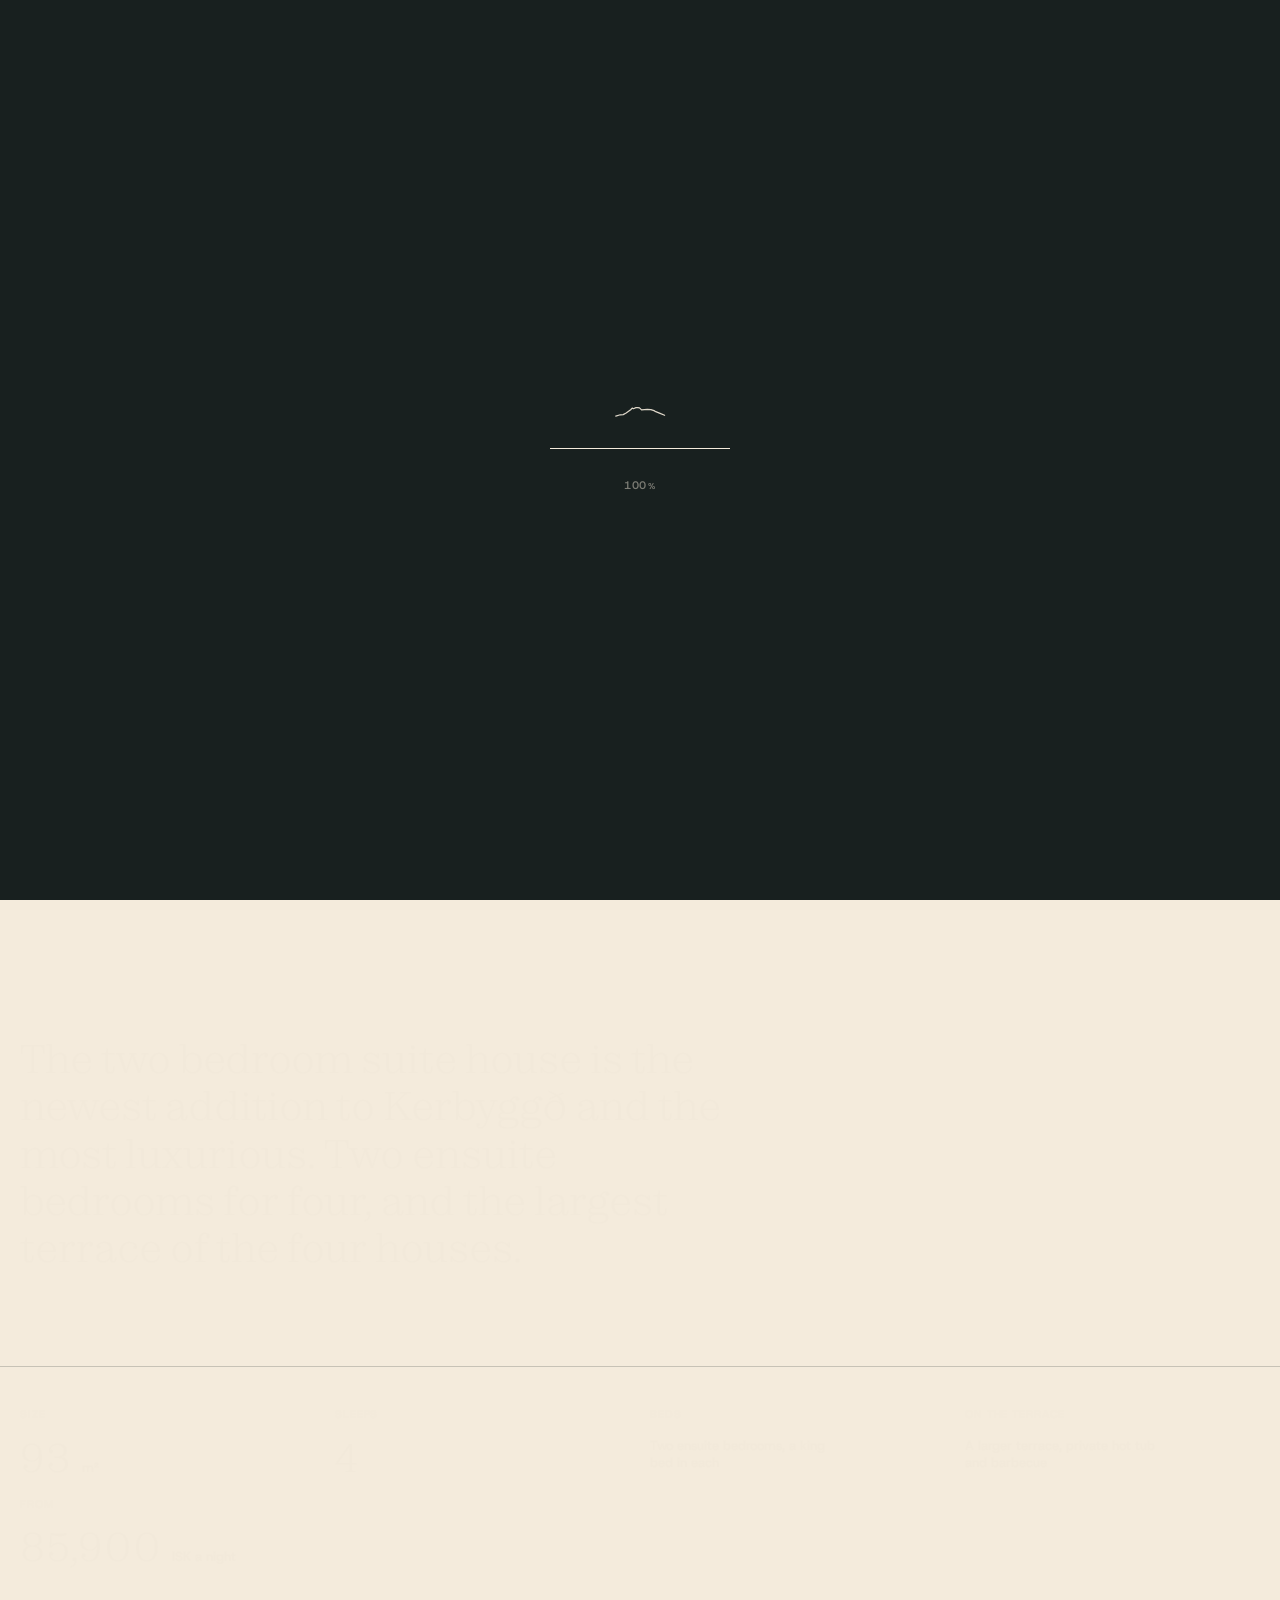
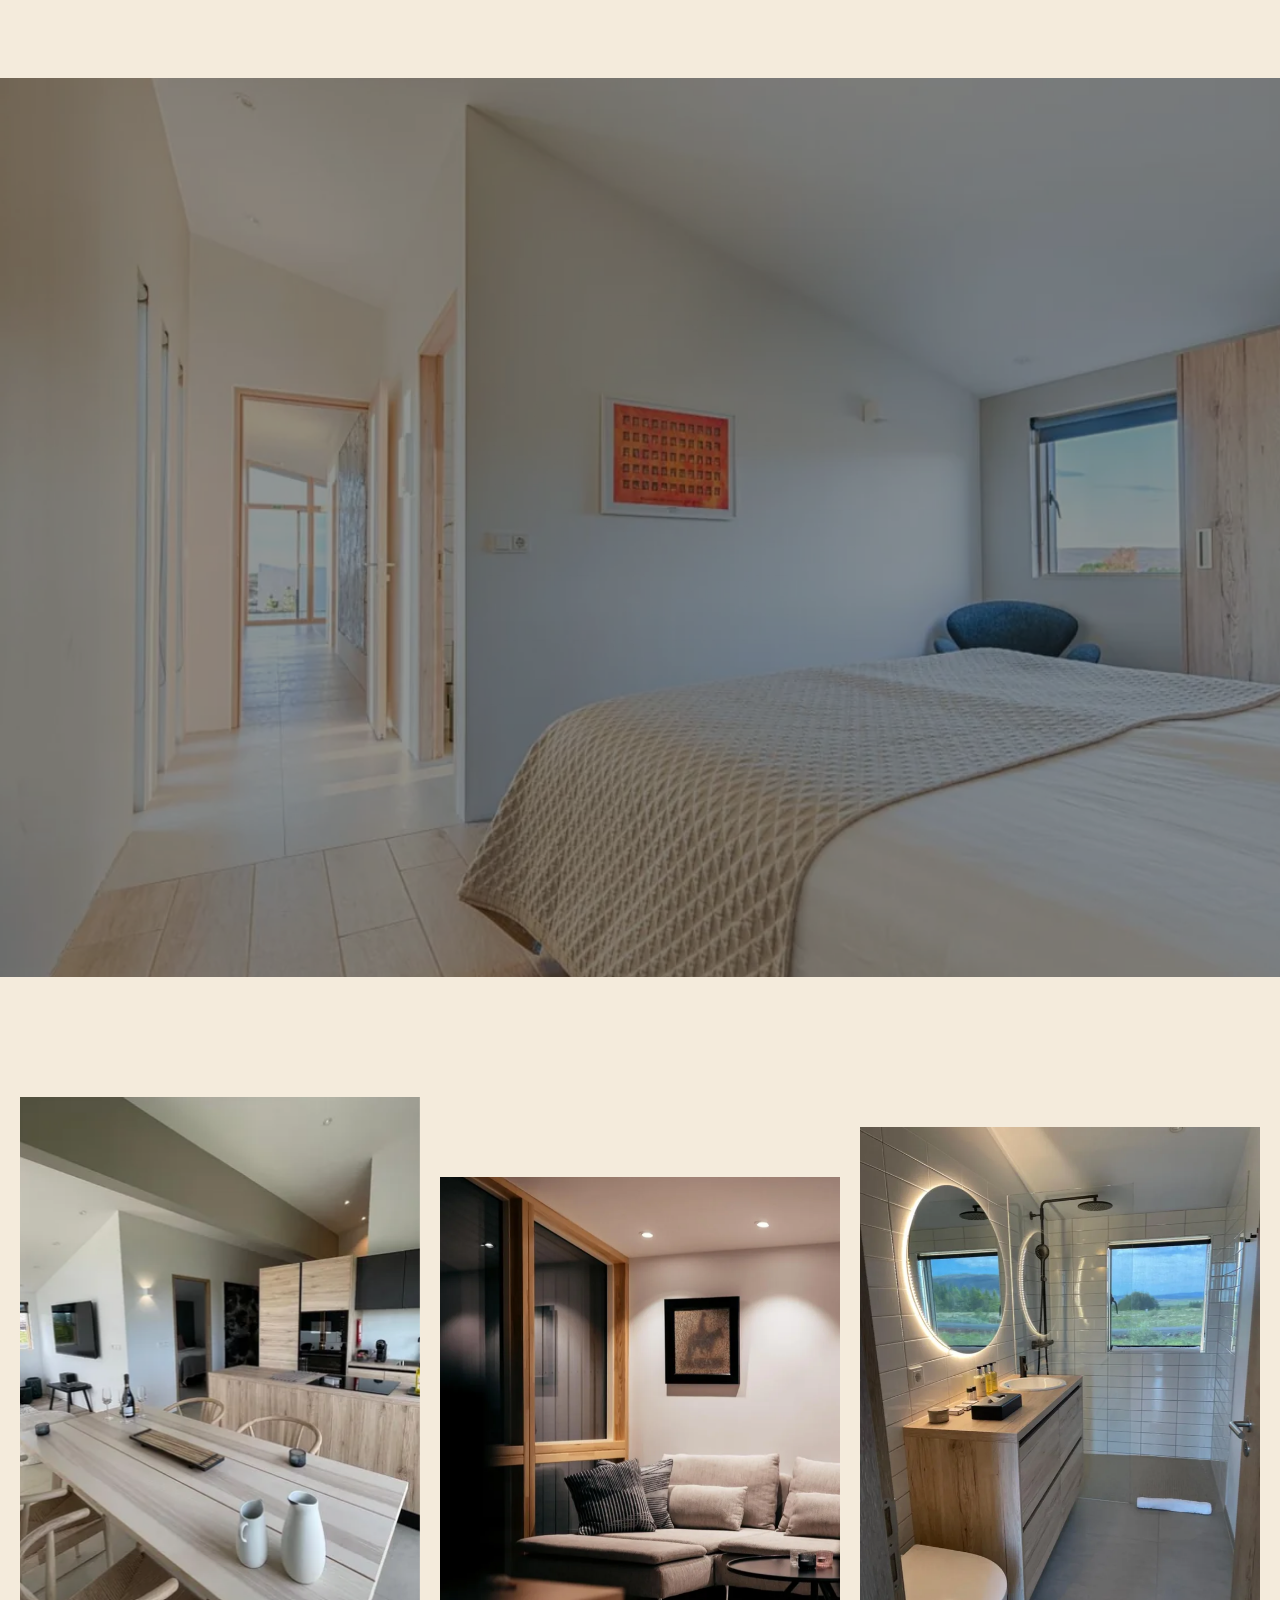
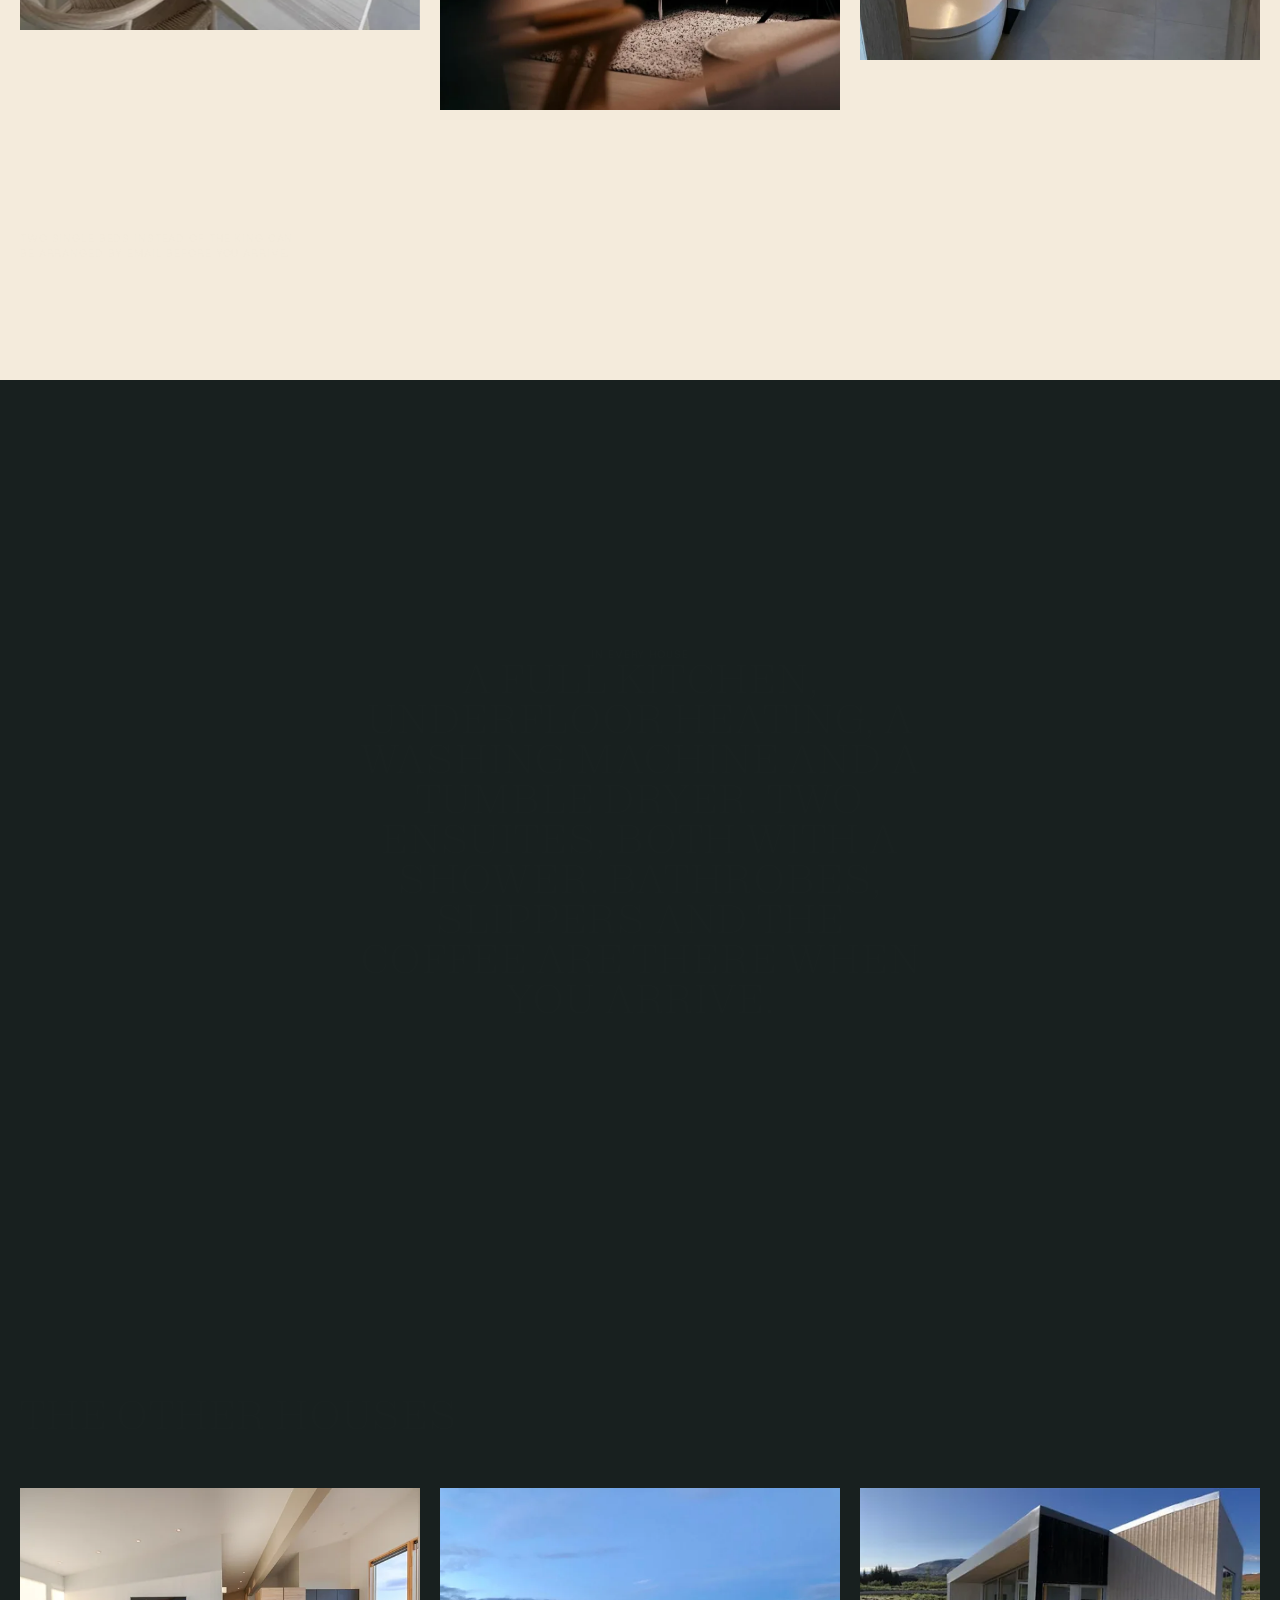
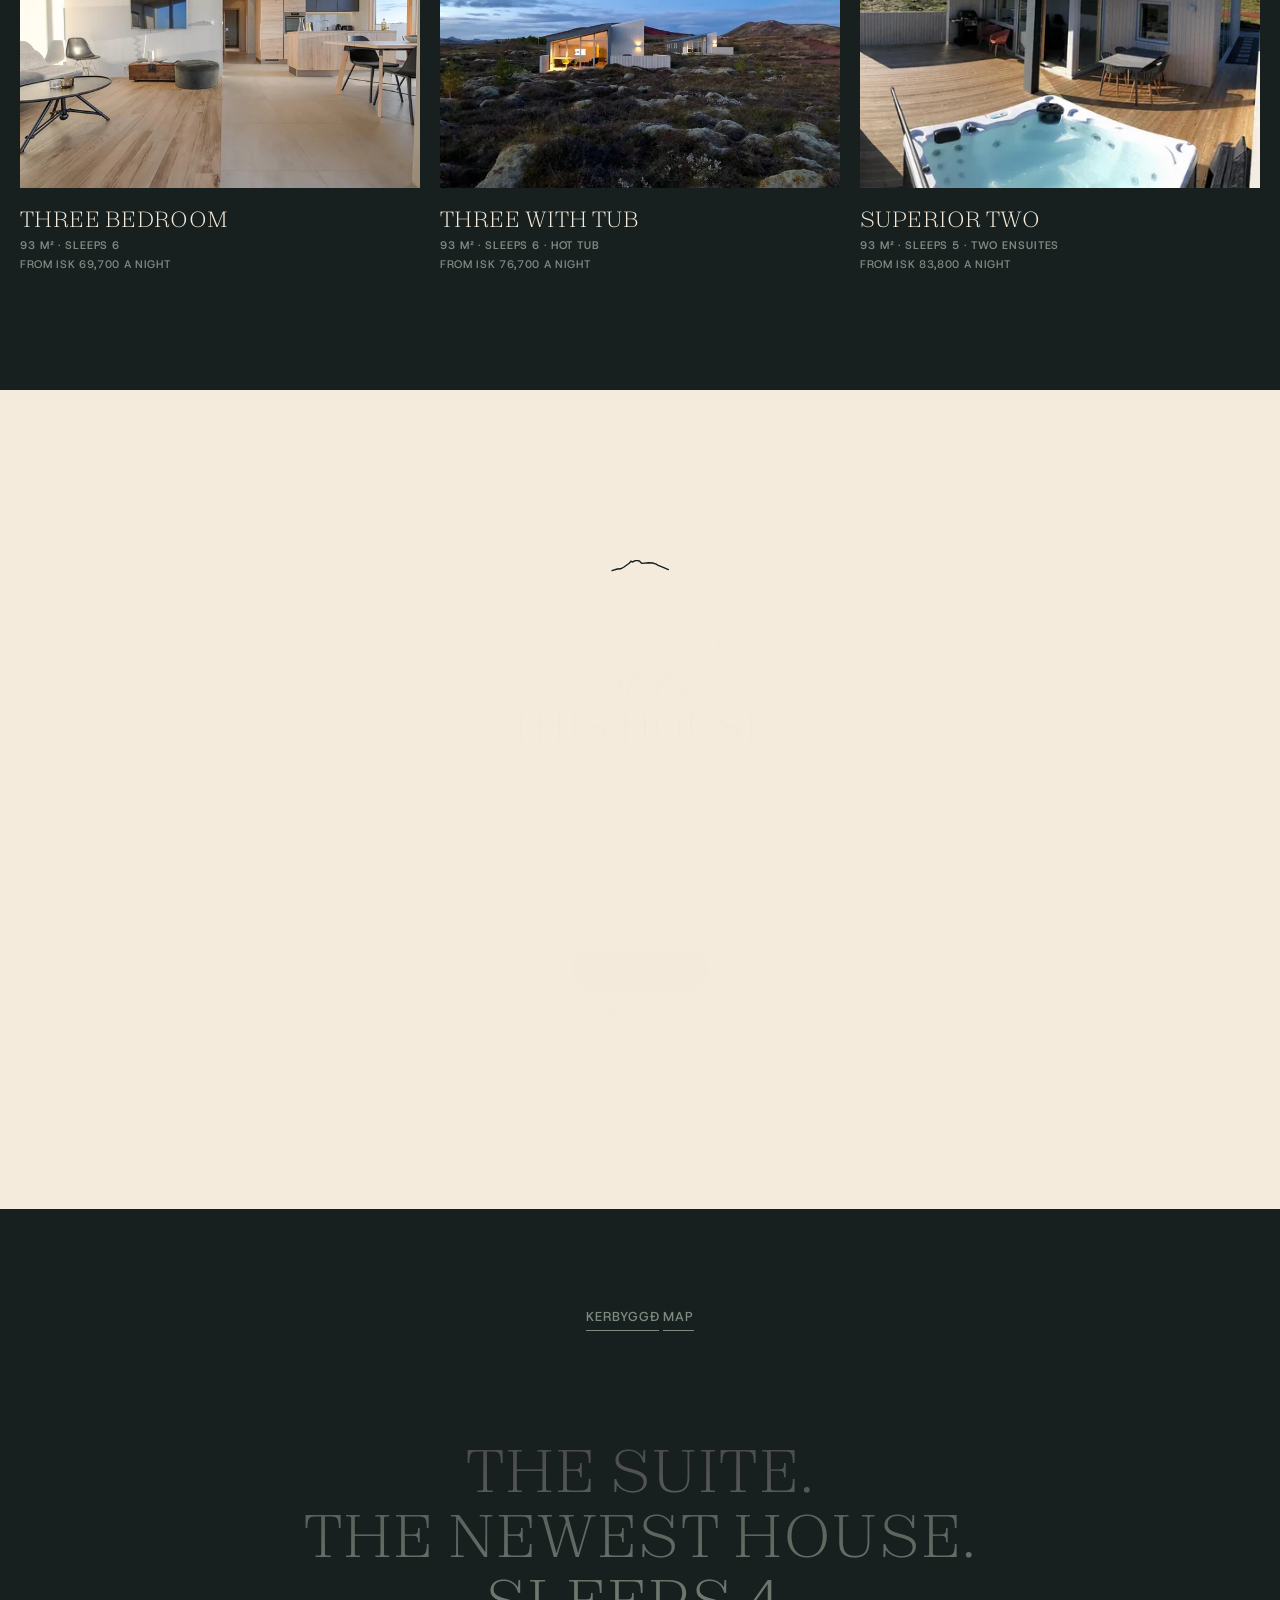
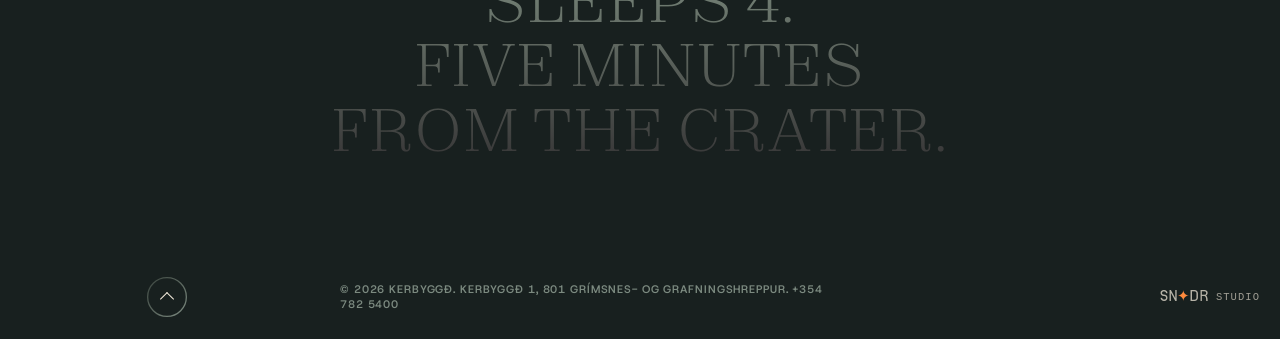
<file: house-suite.html>
<!doctype html>
<html lang="en" class="no-js">
<head>
<meta charset="utf-8">
<meta name="viewport" content="width=device-width, initial-scale=1, viewport-fit=cover">
<title>The suite — Kerbyggð, Golden Circle</title>
<meta name="description" content="The two bedroom suite house is the newest addition to Kerbyggð and the most luxurious. Two ensuite bedrooms for four, and the largest terrace of the four houses.">
<meta name="robots" content="noindex, nofollow">
<meta name="theme-color" content="#18201F">
<link rel="icon" href="assets/img/favicon-32.png" type="image/png" sizes="32x32">
<link rel="apple-touch-icon" href="assets/img/favicon-180.png">
<link rel="preload" href="assets/fonts/Zodiak-Light.woff2" as="font" type="font/woff2" crossorigin>
<link rel="preload" href="assets/fonts/PinyonScript-latin.woff2" as="font" type="font/woff2" crossorigin>
<link rel="preload" href="assets/fonts/HostGrotesk-500.woff2" as="font" type="font/woff2" crossorigin>
<link rel="preload" href="assets/fonts/HostGrotesk-600.woff2" as="font" type="font/woff2" crossorigin>
<link rel="preload" href="assets/img/suite-aerial@1440.webp" as="image" type="image/webp" media="(min-width: 768px)">
<script type="application/ld+json">{"@context":"https://schema.org","@type":"Accommodation","name":"The suite, Kerbyggð","description":"The two bedroom suite house is the newest addition to Kerbyggð and the most luxurious. Two ensuite bedrooms for four, and the largest terrace of the four houses.","floorSize":{"@type":"QuantitativeValue","value":93,"unitCode":"MTK"},"occupancy":{"@type":"QuantitativeValue","maxValue":4},"address":{"@type":"PostalAddress","streetAddress":"Kerbyggð 1","addressLocality":"Grímsnes- og Grafningshreppur","postalCode":"801","addressCountry":"IS"}}</script>
<link rel="stylesheet" href="styles.css">
<script>
document.documentElement.classList.replace('no-js','js');
try{ if(sessionStorage.getItem('kerb-preloaded')) document.documentElement.classList.add('is-entering'); }catch(e){}
</script>
<script type="importmap">{"imports":{"three":"./assets/vendor/three.module.min.js"}}</script>
</head>
<body class="ui-dark">
<a class="skip" href="#house-intro">Skip to content</a>
<svg class="brand-sprite" aria-hidden="true" width="0" height="0" focusable="false">
<symbol id="wm-word" viewBox="0 0 985.14 100.00"><path d="M92.42857142857142 88.57142857142857 56.42857142857142 25.0 75.28571428571428 10.857142857142861C85.57142857142857 4.285714285714292 95.28571428571428 2.4285714285714306 105.71428571428571 1.4285714285714306V0.0H69.42857142857143V1.4285714285714306C79.14285714285714 2.4285714285714306 80.42857142857143 3.857142857142861 71.0 10.57142857142857L31.285714285714285 39.714285714285715V11.857142857142861C31.285714285714285 3.7142857142857224 37.57142857142857 2.5714285714285836 47.71428571428571 1.5714285714285836V0.142857142857153H5.857142857142857V1.5714285714285836C16.857142857142858 2.5714285714285836 22.285714285714285 3.7142857142857224 22.285714285714285 11.857142857142861V88.28571428571429C22.285714285714285 96.42857142857143 16.71428571428571 97.71428571428571 5.857142857142857 98.71428571428571V100.14285714285714H47.71428571428571V98.71428571428571C37.57142857142857 97.71428571428571 31.285714285714285 96.42857142857143 31.285714285714285 88.28571428571429V43.42857142857143L48.857142857142854 30.714285714285722L81.85714285714285 88.85714285714286C86.42857142857143 96.28571428571429 82.14285714285714 97.57142857142857 72.28571428571428 98.57142857142857V100.0H114.85714285714285V98.57142857142857C104.85714285714285 97.71428571428571 97.28571428571428 96.42857142857143 92.42857142857142 88.57142857142857Z M195.42857142857142 2.5714285714285836C211.0 2.5714285714285836 215.42857142857142 12.857142857142861 216.42857142857142 32.0H217.85714285714283V0.0H137.85714285714286V1.4285714285714306C148.0 2.4285714285714306 154.57142857142856 3.7142857142857224 154.57142857142856 11.714285714285722V88.28571428571429C154.57142857142856 96.28571428571429 148.0 97.57142857142857 137.85714285714286 98.57142857142857V100.0H217.85714285714283V68.0H216.42857142857142C215.57142857142856 86.14285714285714 211.42857142857142 97.42857142857143 197.85714285714283 97.42857142857143H163.42857142857142V31.142857142857153H172.42857142857142C188.42857142857142 31.142857142857153 194.42857142857142 36.57142857142858 202.57142857142856 56.42857142857143L204.0 56.0L188.85714285714283 11.42857142857143L187.42857142857142 11.857142857142861C191.0 26.57142857142857 188.57142857142856 28.57142857142857 172.42857142857142 28.57142857142857H163.42857142857142V2.5714285714285836H195.42857142857142Z M330.0 88.0C322.0 66.57142857142858 336.0 36.28571428571429 311.4285714285714 32.28571428571429C324.4285714285714 30.42857142857143 330.1428571428571 23.57142857142857 330.1428571428571 16.714285714285722C330.1428571428571 8.0 321.85714285714283 0.0 304.7142857142857 0.0H249.28571428571428V1.4285714285714306C260.1428571428571 2.4285714285714306 266.0 3.7142857142857224 266.0 11.714285714285722V88.28571428571429C266.0 96.28571428571429 260.1428571428571 97.57142857142857 249.28571428571428 98.57142857142857V100.0H291.57142857142856V98.57142857142857C281.4285714285714 97.57142857142857 274.85714285714283 96.42857142857143 274.85714285714283 88.28571428571429V33.14285714285715H300.57142857142856C327.7142857142857 33.14285714285715 313.0 69.42857142857143 321.4285714285714 89.85714285714286C325.4285714285714 99.57142857142857 331.7142857142857 100.28571428571429 340.85714285714283 100.42857142857143H343.57142857142856V99.0C336.2857142857143 99.0 333.0 96.0 330.0 88.0ZM301.0 30.57142857142857H274.85714285714283V2.5714285714285836H300.2857142857143C314.85714285714283 2.5714285714285836 320.57142857142856 10.0 320.57142857142856 16.85714285714286C320.57142857142856 23.57142857142857 314.85714285714283 30.57142857142857 301.0 30.57142857142857Z M425.1428571428571 32.42857142857143C437.0 31.285714285714292 446.71428571428567 24.85714285714286 446.71428571428567 16.714285714285722C446.71428571428567 7.428571428571431 437.71428571428567 0.0 420.0 0.0H366.57142857142856V1.4285714285714306C377.57142857142856 2.4285714285714306 383.2857142857143 3.7142857142857224 383.2857142857143 11.714285714285722V88.28571428571429C383.2857142857143 96.28571428571429 377.4285714285714 97.57142857142857 366.57142857142856 98.57142857142857V100.0H416.2857142857143C442.85714285714283 100.0 451.85714285714283 83.28571428571429 451.85714285714283 65.0C451.85714285714283 50.28571428571429 441.71428571428567 35.14285714285715 425.1428571428571 32.42857142857143ZM414.85714285714283 2.5714285714285836C431.57142857142856 2.5714285714285836 437.2857142857143 9.857142857142861 437.2857142857143 17.0C437.2857142857143 24.0 431.57142857142856 30.714285714285722 415.57142857142856 30.714285714285722H392.1428571428571V2.5714285714285836H414.85714285714283ZM412.4285714285714 97.42857142857143H392.1428571428571V33.28571428571429H412.4285714285714C433.57142857142856 33.28571428571429 442.1428571428571 49.42857142857143 442.1428571428571 65.85714285714286C442.1428571428571 82.57142857142857 436.0 97.42857142857143 412.4285714285714 97.42857142857143Z M510.71428571428567 98.57142857142857V100.0H553.0V98.57142857142857C542.2857142857142 97.57142857142857 536.4285714285714 96.42857142857143 536.2857142857142 88.28571428571429V55.0L560.0 11.142857142857153C564.5714285714286 3.7142857142857224 572.4285714285714 2.4285714285714306 581.8571428571428 1.4285714285714306V0.0H546.8571428571428V1.4285714285714306C556.4285714285714 2.285714285714292 561.2857142857142 4.0 557.1428571428571 10.42857142857143L535.4285714285714 50.85714285714286L512.1428571428571 10.857142857142861C507.2857142857143 4.0 511.85714285714283 2.4285714285714306 521.7142857142857 1.4285714285714306V0.0H479.2857142857143V1.4285714285714306C488.4285714285714 2.285714285714292 496.1428571428571 3.5714285714285836 501.4285714285714 10.42857142857143L527.4285714285714 55.42857142857143V88.28571428571429C527.4285714285714 96.42857142857143 520.8571428571428 97.57142857142857 510.71428571428567 98.57142857142857Z M673.8571428571428 37.142857142857146V38.57142857142858C684.1428571428571 39.57142857142858 690.5714285714286 40.85714285714286 690.5714285714286 48.85714285714286V87.71428571428572C684.5714285714286 94.14285714285714 674.4285714285714 99.57142857142857 659.5714285714286 99.57142857142857C632.8571428571428 99.57142857142857 619.0 76.42857142857143 619.0 50.85714285714286C619.0 24.0 633.7142857142857 0.4285714285714306 660.0 0.4285714285714306C676.0 0.4285714285714306 690.7142857142857 10.857142857142861 696.4285714285714 32.42857142857143H697.8571428571428L694.7142857142857 9.0C687.1428571428571 2.7142857142857224 675.5714285714286 -2.142857142857139 659.8571428571428 -2.142857142857139C631.8571428571428 -2.142857142857139 609.2857142857142 18.142857142857153 609.2857142857142 50.714285714285715C609.2857142857142 80.0 631.0 102.14285714285714 658.8571428571428 102.14285714285714C674.1428571428571 102.14285714285714 684.5714285714286 97.14285714285714 690.5714285714286 91.57142857142857L699.4285714285714 102.14285714285714V48.85714285714286C699.4285714285714 40.85714285714286 705.1428571428571 39.57142857142858 716.1428571428571 38.57142857142858V37.142857142857146H673.8571428571428Z M809.1428571428571 37.142857142857146V38.57142857142858C819.4285714285713 39.57142857142858 825.8571428571428 40.85714285714286 825.8571428571428 48.85714285714286V87.71428571428572C819.8571428571428 94.14285714285714 809.7142857142857 99.57142857142857 794.8571428571428 99.57142857142857C768.1428571428571 99.57142857142857 754.2857142857142 76.42857142857143 754.2857142857142 50.85714285714286C754.2857142857142 24.0 769.0 0.4285714285714306 795.2857142857142 0.4285714285714306C811.2857142857142 0.4285714285714306 826.0 10.857142857142861 831.7142857142857 32.42857142857143H833.1428571428571L830.0 9.0C822.4285714285713 2.7142857142857224 810.8571428571428 -2.142857142857139 795.1428571428571 -2.142857142857139C767.1428571428571 -2.142857142857139 744.5714285714286 18.142857142857153 744.5714285714286 50.714285714285715C744.5714285714286 80.0 766.2857142857142 102.14285714285714 794.1428571428571 102.14285714285714C809.4285714285713 102.14285714285714 819.8571428571428 97.14285714285714 825.8571428571428 91.57142857142857L834.7142857142857 102.14285714285714V48.85714285714286C834.7142857142857 40.85714285714286 840.4285714285713 39.57142857142858 851.4285714285713 38.57142857142858V37.142857142857146H809.1428571428571Z M873.8571428571428 48.57142857142858V51.42857142857143H891.1428571428571V88.71428571428572C891.1428571428571 96.28571428571429 886.1428571428571 97.57142857142857 875.4285714285713 98.57142857142857V100.0H924.8571428571428C959.4285714285713 100.0 975.0 77.0 975.0 50.28571428571429C975.0 22.714285714285722 959.4285714285713 0.0 924.0 0.0H875.4285714285713V1.4285714285714306C886.1428571428571 2.4285714285714306 891.1428571428571 3.5714285714285836 891.1428571428571 11.285714285714292V48.57142857142858H873.8571428571428ZM919.5714285714286 97.42857142857143H900.0V51.42857142857143H925.1428571428571V48.57142857142858H900.0V2.5714285714285836H919.1428571428571C952.5714285714286 2.5714285714285836 965.4285714285713 24.142857142857153 965.4285714285713 50.57142857142858C965.4285714285713 76.42857142857143 953.1428571428571 97.42857142857143 919.5714285714286 97.42857142857143Z" fill="currentColor"/></symbol>
<symbol id="wm-ridge" viewBox="0 0 300 62"><path d="M 10 53 L 36 45 L 53 44 L 70 35 L 96 16 L 105 6 L 112 10 L 129 2 L 147 5 L 159 17 L 192 14 L 213 15 L 231 21 L 241 27 L 266 37 L 292 48 M 159 17 L 140 29 L 117 45 M 231 21 L 209 33 L 189 46" stroke="currentColor" stroke-width="5.6" stroke-linecap="round" stroke-linejoin="round" fill="none"/></symbol>
<symbol id="wm-ridge-s" viewBox="0 0 300 62"><path d="M 10 53 L 36 45 L 53 44 L 70 35 L 96 16 L 105 6 L 112 10 L 129 2 L 147 5 L 159 17 L 192 14 L 213 15 L 231 21 L 241 27 L 266 37 L 292 48" stroke="currentColor" stroke-width="7" stroke-linecap="round" stroke-linejoin="round" fill="none"/></symbol>
</svg>

<div class="preloader" id="preloader" aria-hidden="true">
  <div class="preloader__inner">
    <svg class="preloader__mark" viewBox="0 0 300 62" aria-hidden="true"><use href="#wm-ridge-s"/></svg>
    <div class="preloader__bar"><span id="preloader-fill"></span></div>
    <div class="preloader__counter"><b id="preloader-counter">0</b><i>%</i></div>
  </div>
</div>
<div class="page-overlay" id="page-overlay"></div>

<header class="header ui-dark ui-gradient header--top" id="header">
  <div class="header__row">
    <div class="header__left">
      <button class="btn btn--link header__menu js-menu-toggle" type="button" aria-expanded="false" aria-controls="menu">
        <span class="header__burger" aria-hidden="true"><i></i><i></i></span>
        <span class="header__menu-words"><span class="header__menu-word header__menu-word--open">Menu</span><span class="header__menu-word header__menu-word--close">Close</span></span>
      </button>
    </div>
    <a class="header__logo" href="index.html" aria-label="Kerbyggð, back to the front page">
      <span class="header__logo-text">
        <svg class="header__logo-ridge" viewBox="0 0 300 62" aria-hidden="true"><use href="#wm-ridge"/></svg>
        <svg class="header__logo-word" viewBox="0 0 985.14 100" aria-hidden="true"><use href="#wm-word"/></svg>
      </span>
    </a>
    <div class="header__right">
      <a class="btn btn--underline header__map" href="index.html#locations"><span class="btn__underline">Map</span></a>
      <a class="btn btn--underline header__book" data-booking href="https://property.godo.is/book-kerbyggd" target="_blank" rel="noopener"><span class="btn__underline">Book direct</span></a>
    </div>
  </div>
</header>

<div class="modal modal--menu is-hidden" id="menu" aria-hidden="true">
  <div class="modal__bg"><img class="modal__img" src="assets/img/paint-house-dusk@1440.webp" alt="" loading="lazy" width="1440" height="804"></div>
  <div class="modal__scroller js-menu-scroller">
    <ol class="menu__list js-menu-list">
      <li><a class="menu__link" href="index.html"><span class="menu__label text-small">Back</span><span class="menu__title h1">Kerbyggð</span></a></li>
      <li><a class="menu__link" href="house-three.html"><span class="menu__label text-small">House 1</span><span class="menu__title h1">Three bedroom</span></a></li>
      <li><a class="menu__link" href="house-three-tub.html"><span class="menu__label text-small">House 2</span><span class="menu__title h1">Three with tub</span></a></li>
      <li><a class="menu__link" href="house-superior.html"><span class="menu__label text-small">House 3</span><span class="menu__title h1">Superior two</span></a></li>
      <li><a class="menu__link is-active" href="house-suite.html"><span class="menu__label text-small">House 4</span><span class="menu__title h1">The suite</span></a></li>
      <li><a class="menu__link" href="index.html#locations"><span class="menu__label text-small">Chapter 5</span><span class="menu__title h1">Golden Circle</span></a></li>
      <li><a class="menu__link" href="index.html#contact"><span class="menu__label text-small">Chapter 7</span><span class="menu__title h1">Book direct</span></a></li>
    </ol>
  </div>
</div>

<div class="c-scrollbar" id="scrollbar" aria-hidden="true"><span class="c-scrollbar__thumb"></span></div>

<main class="page-content" id="page">

<!-- house hero -->
<section class="section section--top section--full-height ui-dark ui-background-alt" id="top" data-themed="ui-dark ui-gradient ui-intro" data-reveal-root>
  <div class="sticky sticky--full-height sticky--under-next" data-parallax-pattern="sectionOutTiny">
    <div class="sticky__layer sticky__layer--sticky intro">
      <div class="intro__media" data-reveal="zoom-in block">
        <img class="intro__img" src="assets/img/suite-aerial@1440.webp" srcset="assets/img/suite-aerial@720.webp 720w, assets/img/suite-aerial@1440.webp 1440w, assets/img/suite-aerial@1920.webp 1920w, assets/img/suite-aerial@2400.webp 2400w" sizes="100vw" alt="A white bedroom off the hallway" fetchpriority="high">
      </div>
      <h1 class="intro__title" data-reveal-group data-reveal-delay="400">
        <span class="text-subtitle intro__script" data-reveal="subtitle">The newest, and the</span>
        <span class="h0 intro__serif" data-reveal="title">THE SUITE</span>
      </h1>
      <div class="intro__arrow" data-reveal="slide-in-bottom block" data-reveal-delay="900">
        <a class="btn btn--gradient btn--arrow-down" href="#house-intro" aria-label="Read about this house"><svg viewBox="0 0 40 40" aria-hidden="true"><defs><linearGradient id="g-ring-r" x1="0" y1="0" x2="1" y2="1"><stop offset="0" stop-color="#3A443E"/><stop offset="1" stop-color="#7C8A80"/></linearGradient></defs><circle cx="20" cy="20" r="19.35" fill="none" stroke="url(#g-ring-r)" stroke-width="1.3"/></svg><span class="btn__arrow" aria-hidden="true"></span></a>
      </div>
      <a class="button-3d" href="index.html#collection" data-reveal="fade-in block" data-reveal-delay="900">
        <span class="button-3d__media"><img src="assets/img/paint-house-day@720.webp" alt="" loading="lazy" width="720" height="402"></span>
        <span class="button-3d__text"><span class="button-3d__big">All houses</span><span class="text-small">Back to the four</span></span>
        <span class="btn btn--square btn--outline-plus" aria-hidden="true"><i></i></span>
      </a>
    </div>
  </div>
</section>

<!-- facts + intro -->
<section class="section ui-light l-room-intro" id="house-intro" data-themed="ui-light" data-reveal-root>
  <div class="l-room-intro__head" data-reveal-group data-reveal-delay="200">
    <p class="h2 l-room-intro__lead" data-reveal="title">The two bedroom suite house is the newest addition to Kerbyggð and the most luxurious. Two ensuite bedrooms for four, and the largest terrace of the four houses.</p>
  </div>
  <dl class="l-room-facts" data-reveal-group>
    <div class="l-room-facts__item" data-reveal="text"><dt class="text-small">Size</dt><dd><span class="l-room-facts__n">93</span> m²</dd></div>
    <div class="l-room-facts__item" data-reveal="text"><dt class="text-small">Sleeps</dt><dd><span class="l-room-facts__n">4</span></dd></div>
    <div class="l-room-facts__item" data-reveal="text"><dt class="text-small">Beds</dt><dd>Two ensuite bedrooms, a king bed in each</dd></div>
    <div class="l-room-facts__item" data-reveal="text"><dt class="text-small">On the terrace</dt><dd>A larger terrace, private hot tub and barbecue</dd></div>
    <div class="l-room-facts__item l-room-facts__item--price" data-reveal="text"><dt class="text-small">From</dt><dd><span class="l-room-facts__n">85,900</span> ISK a night</dd></div>
  </dl>
</section>

<!-- statement over the pinned still -->
<section class="section ui-dark ui-background-alt l-room-still" data-themed="ui-dark" data-reveal-root>
  <div class="l-room-still__bg appear" data-parallax-pattern="backgroundMove" data-parallax-measure=".section">
    <img data-img="white-bed-hall" data-w="720 1440 1920" sizes="100vw" alt="A white bedroom off the hallway" width="1440" height="979">
  </div>
  <div class="l-room-still__copy" data-reveal-group data-reveal-delay="300">
    <p class="h1 text-center" data-reveal="title">THE NEWEST HOUSE, THE LARGEST TERRACE, AND THE SAME NINETY-THREE SQUARE METRES</p>
  </div>
</section>

<!-- gallery -->
<section class="section ui-light l-room-gallery" data-themed="ui-light" data-reveal-root>
  <div class="l-room-gallery__row">
    <figure class="l-room-gallery__item l-room-gallery__item--1 parallax-image-move appear" data-parallax-pattern="imageMove"><img data-img="suite-kitchen" data-w="720 1440 1920" sizes="30vw" alt="The kitchen island and dining table" width="1440" height="979"><figcaption class="text-small">The kitchen island and dining table</figcaption></figure>
    <figure class="l-room-gallery__item l-room-gallery__item--2 parallax-image-move appear" data-parallax-pattern="imageMove"><img data-img="suite-living" data-w="720 1200 1600" sizes="30vw" alt="The living room of the suite house" width="1200" height="816"><figcaption class="text-small">The living room of the suite house</figcaption></figure>
    <figure class="l-room-gallery__item l-room-gallery__item--3 parallax-image-move appear" data-parallax-pattern="imageMove"><img data-img="suite-bath" data-w="720 1440 1920" sizes="30vw" alt="The bathroom in the suite house" width="1440" height="979"><figcaption class="text-small">The bathroom in the suite house</figcaption></figure>
  </div>
  <p class="l-room-gallery__note text-small" data-reveal="text">Two single beds instead of the king can be arranged by email before you arrive.</p>
</section>

<!-- what every house has -->
<section class="section ui-dark l-room-still" data-themed="ui-dark" data-reveal-root>
  <div class="l-room-still__copy" data-reveal-group data-reveal-delay="200">
    <p class="text-small text-center" data-reveal="text">In every house</p>
    <p class="h2 text-center" data-reveal="title">A FULL KITCHEN, UNDERFLOOR HEATING, A WASHING MACHINE AND A TUMBLE DRYER. TWO ENSUITES, BOTH WITH A SHOWER. BATHROBES, SLIPPERS AND THE COFFEE ARE THERE WHEN YOU ARRIVE.</p>
  </div>
</section>

<!-- the other houses -->
<section class="section ui-dark l-room-others" data-themed="ui-dark" data-reveal-root>
  <h2 class="h2 l-room-others__title" data-reveal="title">THE OTHER HOUSES</h2>
  <ul class="l-room-others__list">
    <li><a class="l-room-others__card" href="house-three.html">
      <span class="l-room-others__media appear"><img data-img="three-open-plan" data-w="720 1440 1920 2560" sizes="30vw" alt="" width="1440" height="979"></span>
      <span class="l-room-others__name h3">THREE BEDROOM</span>
      <span class="text-small">93 m² · sleeps 6<span class="l-room-others__price">From ISK 69,700 a night</span></span>
    </a></li>
    <li><a class="l-room-others__card" href="house-three-tub.html">
      <span class="l-room-others__media appear"><img data-img="three-exterior" data-w="720 1440 1920" sizes="30vw" alt="" width="1440" height="979"></span>
      <span class="l-room-others__name h3">THREE WITH TUB</span>
      <span class="text-small">93 m² · sleeps 6 · hot tub<span class="l-room-others__price">From ISK 76,700 a night</span></span>
    </a></li>
    <li><a class="l-room-others__card" href="house-superior.html">
      <span class="l-room-others__media appear"><img data-img="superior-tub" data-w="720 1440 1920" sizes="30vw" alt="" width="1440" height="979"></span>
      <span class="l-room-others__name h3">SUPERIOR TWO</span>
      <span class="text-small">93 m² · sleeps 5 · two ensuites<span class="l-room-others__price">From ISK 83,800 a night</span></span>
    </a></li>
  </ul>
</section>

<!-- book -->
<section class="section ui-light l-room-stay" id="contact" data-themed="ui-light" data-reveal-root>
  <div class="register__form ui-light ui-background" data-reveal-group>
    <svg class="register__logo" viewBox="0 0 300 62" aria-hidden="true"><use href="#wm-ridge-s"/></svg>
    <p class="register__title"><span class="text-subtitle" data-reveal="subtitle">Book</span><span class="h2" data-reveal="title">THIS HOUSE</span></p>
    <p class="register__text" data-reveal="text">Booked here: a bottle of sparkling wine on arrival, and ten percent off any stay over four days. Kerbyggð 1, 801 Grímsnes. +354 782 5400.</p>
    <div class="register__actions" data-reveal="fade-in slow">
      <a class="btn btn--primary" data-booking href="https://property.godo.is/book-kerbyggd" target="_blank" rel="noopener">Check the dates</a>
      <a class="btn btn--underline" href="mailto:kerhotel@kerhotel.is"><span class="btn__underline">kerhotel@kerhotel.is</span></a>
    </div>
  </div>
</section>

<footer class="section section--no-overflow ui-dark footer" id="footer" data-themed="ui-dark" data-reveal-root>
  <div class="footer__top js-hide-header">
    <nav class="footer__menu">
      <a class="btn btn--underline text-small" href="index.html"><span class="btn__underline">Kerbyggð</span></a>
      <a class="btn btn--underline text-small" href="index.html#locations"><span class="btn__underline">Map</span></a>
    </nav>
  </div>
  <div class="footer__headline js-mask-text">
    <p class="h1 footer__text">THE SUITE.<br>THE NEWEST HOUSE.<br>SLEEPS 4.<br>FIVE MINUTES<br>FROM THE CRATER.</p>
    <p class="h1 footer__text footer__text--mask" aria-hidden="true">THE SUITE.<br>THE NEWEST HOUSE.<br>SLEEPS 4.<br>FIVE MINUTES<br>FROM THE CRATER.</p>
  </div>
  <div class="footer__bottom row">
    <div class="col col--md-2 col--md-offset-1">
      <a class="btn btn--gradient btn--arrow-up" href="#top" aria-label="Back to top"><svg viewBox="0 0 40 40" aria-hidden="true"><defs><linearGradient id="g-ring-u" x1="0" y1="0" x2="1" y2="1"><stop offset="0" stop-color="#3A443E"/><stop offset="1" stop-color="#7C8A80"/></linearGradient></defs><circle cx="20" cy="20" r="19.35" fill="none" stroke="url(#g-ring-u)" stroke-width="1.3"/></svg><span class="btn__arrow" aria-hidden="true"></span></a>
    </div>
    <p class="col col--md-5 text-small footer__copy">© 2026 Kerbyggð. Kerbyggð 1, 801 Grímsnes- og Grafningshreppur. +354 782 5400</p>
    <p class="col col--md-3 footer__credit"><a class="sndr" href="https://sndrstudio.is" target="_blank" rel="noopener" aria-label="Hannað af SNDR Studio" data-logotype><span class="sndr__mark">SN<i>✦</i>DR</span><span class="sndr__studio">STUDIO</span></a></p>
  </div>
</footer>

</main>
<script type="module" src="app.js"></script>
</body>
</html>
</file>
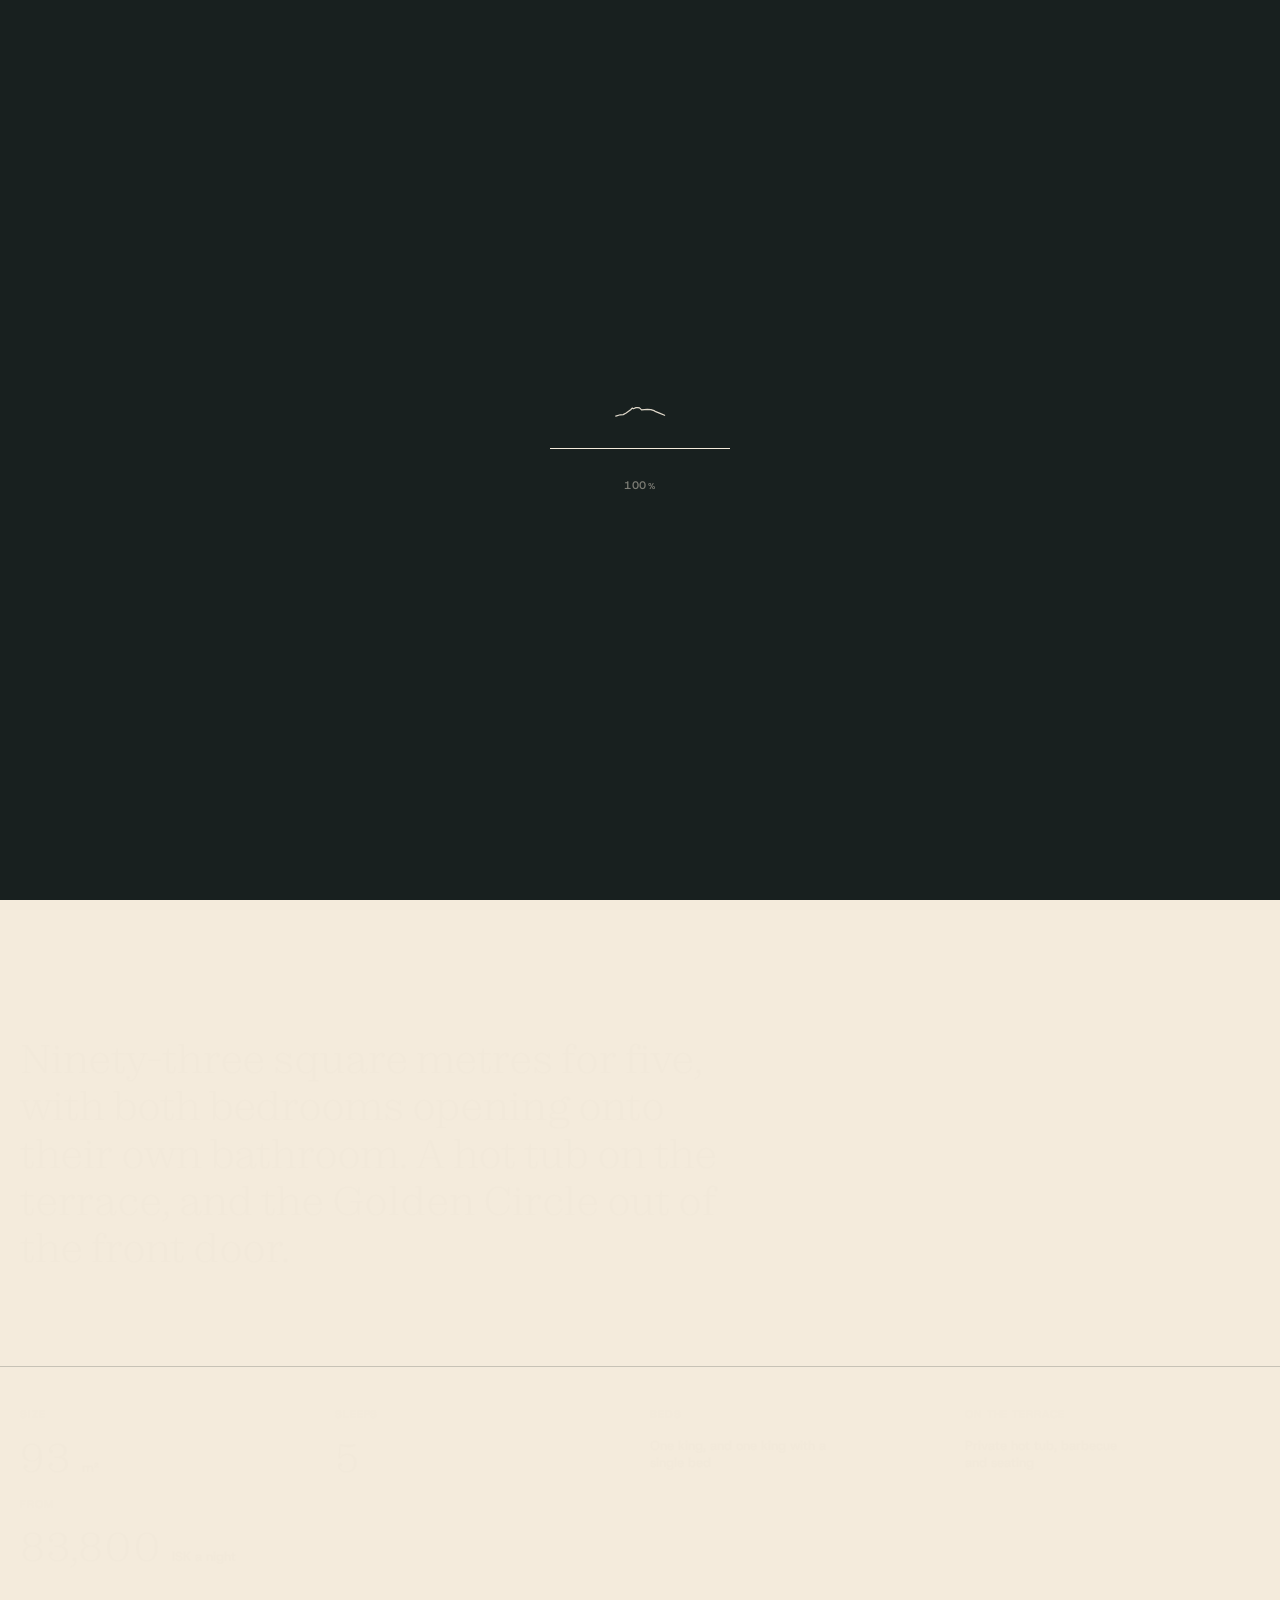
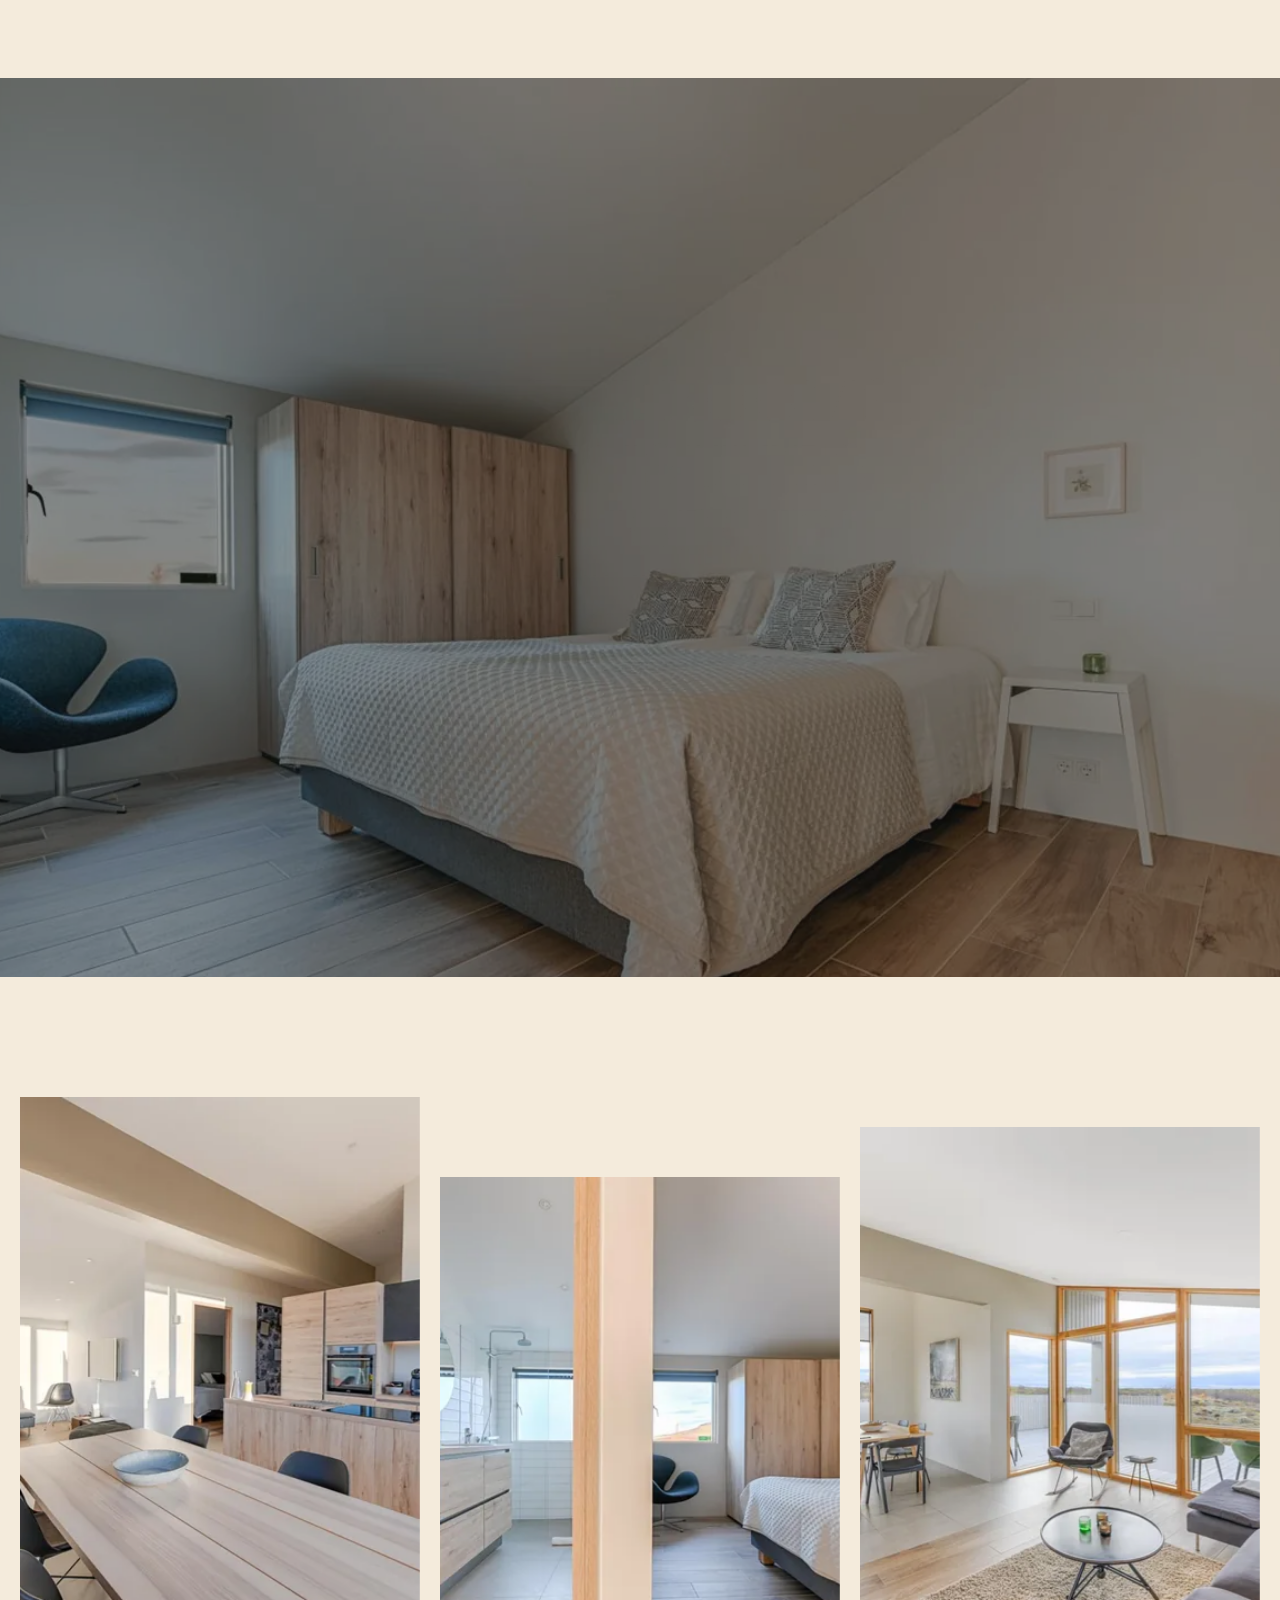
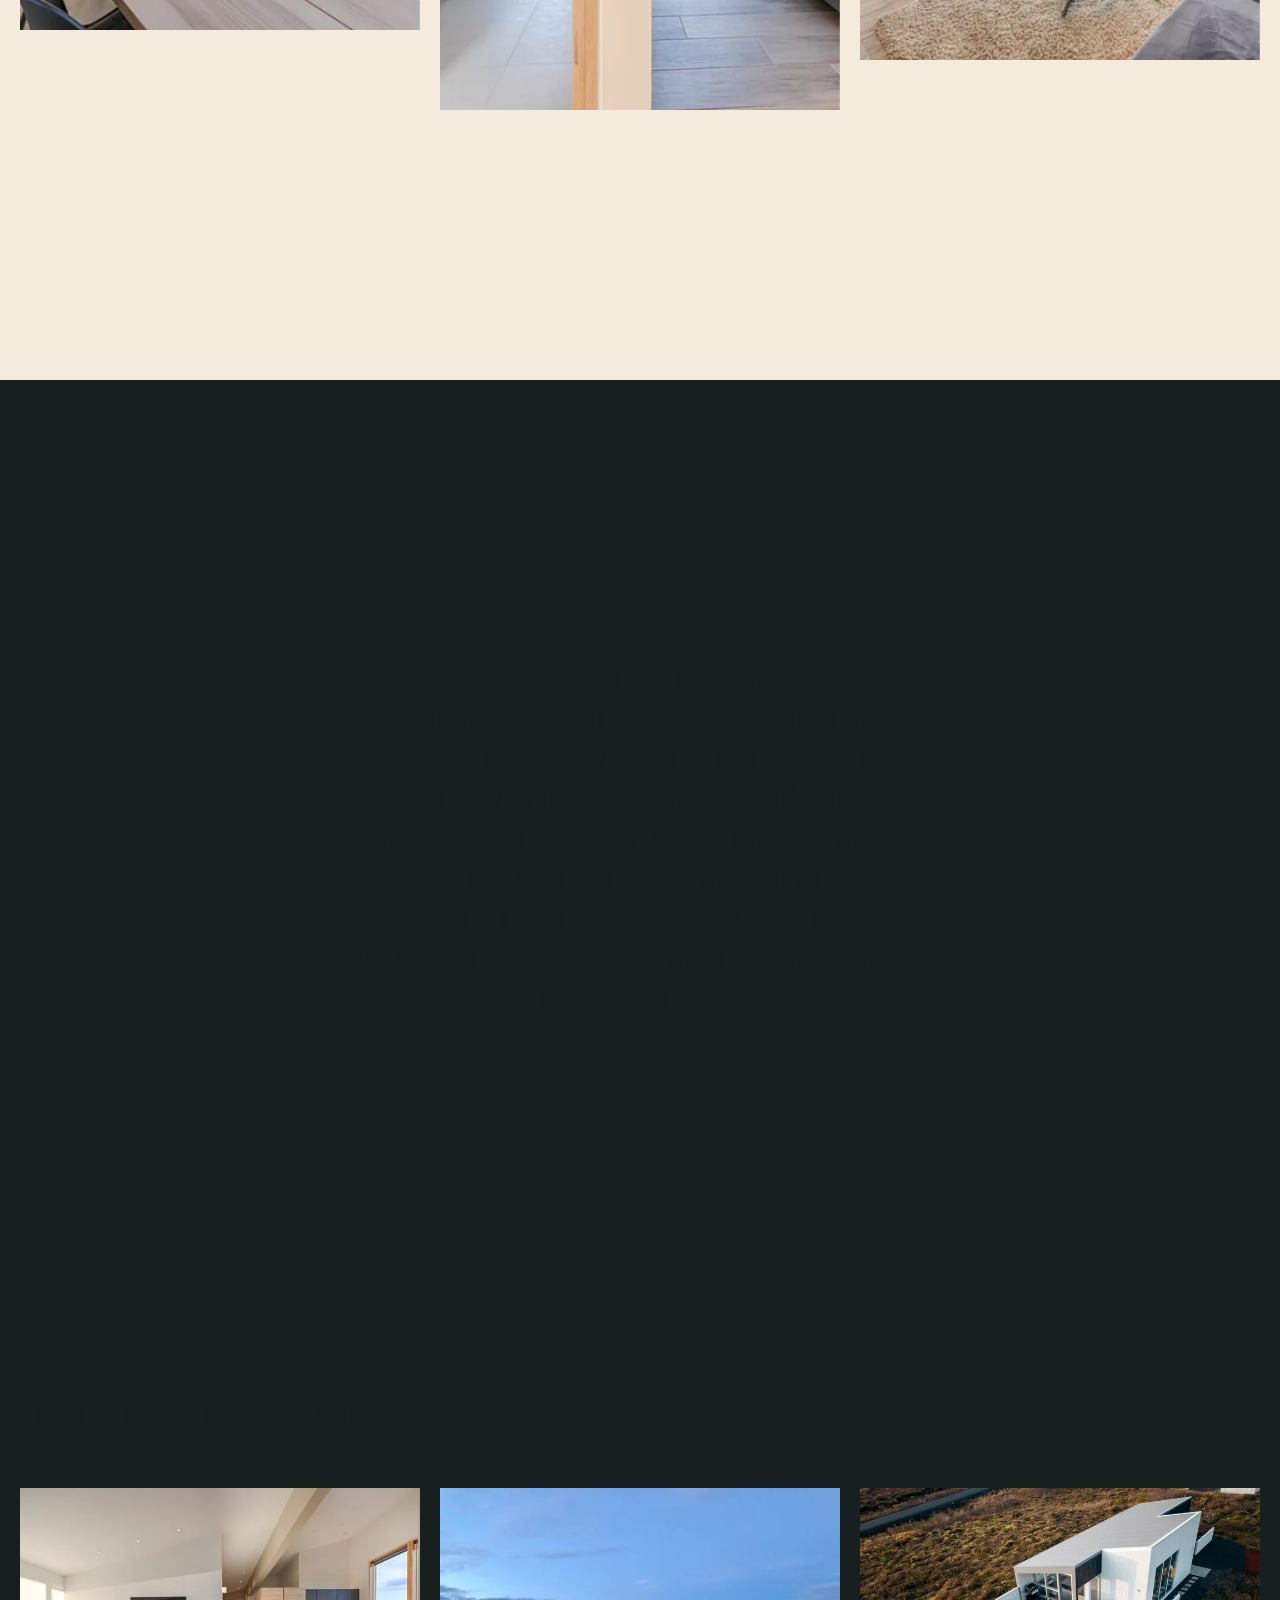
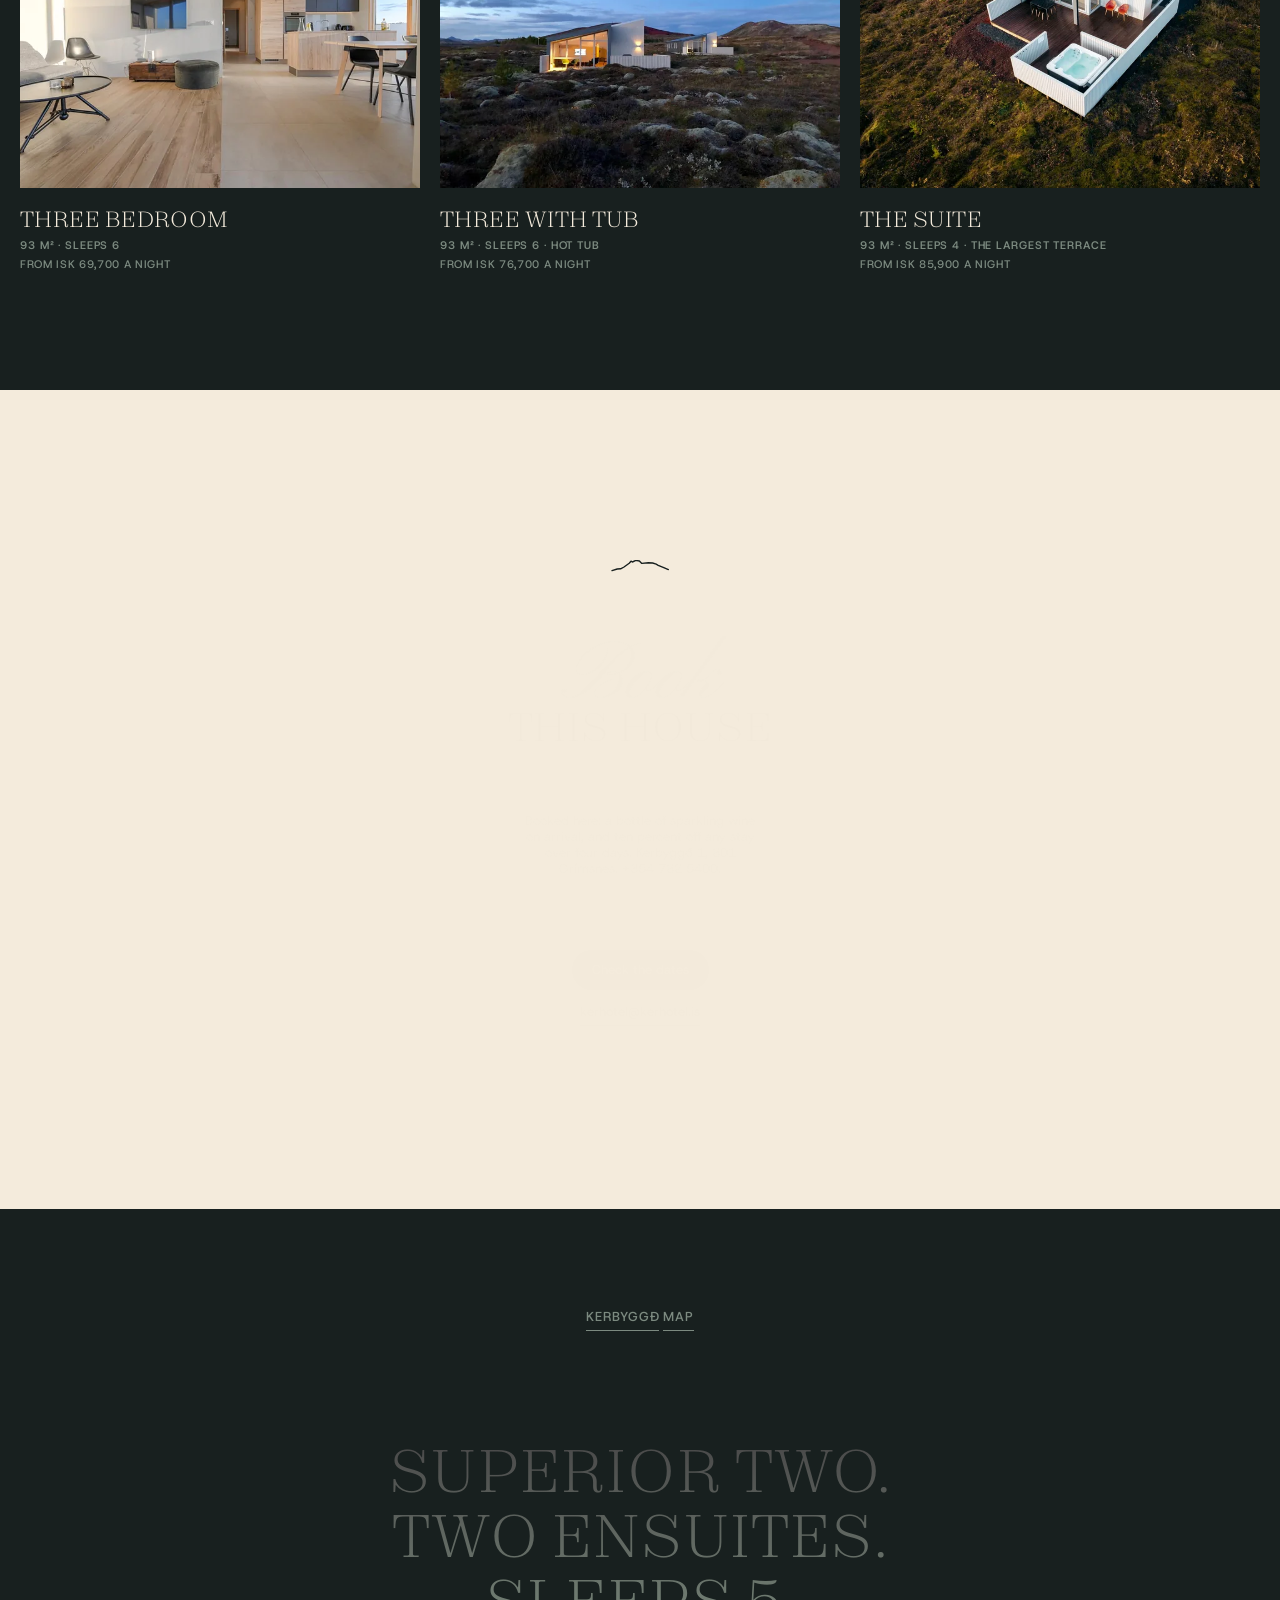
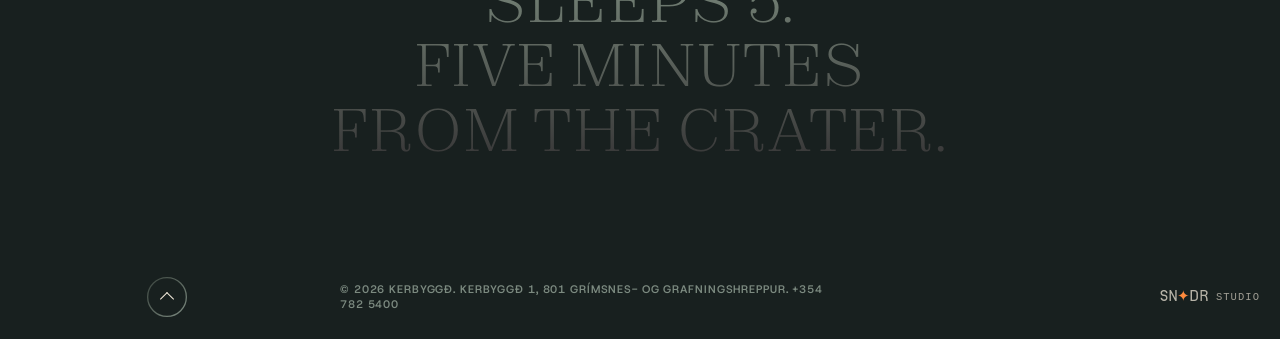
<file: house-superior.html>
<!doctype html>
<html lang="en" class="no-js">
<head>
<meta charset="utf-8">
<meta name="viewport" content="width=device-width, initial-scale=1, viewport-fit=cover">
<title>Superior two — Kerbyggð, Golden Circle</title>
<meta name="description" content="Ninety-three square metres for five, with both bedrooms opening onto their own bathroom. A hot tub on the terrace, and the Golden Circle out of the front door.">
<meta name="robots" content="noindex, nofollow">
<meta name="theme-color" content="#18201F">
<link rel="icon" href="assets/img/favicon-32.png" type="image/png" sizes="32x32">
<link rel="apple-touch-icon" href="assets/img/favicon-180.png">
<link rel="preload" href="assets/fonts/Zodiak-Light.woff2" as="font" type="font/woff2" crossorigin>
<link rel="preload" href="assets/fonts/PinyonScript-latin.woff2" as="font" type="font/woff2" crossorigin>
<link rel="preload" href="assets/fonts/HostGrotesk-500.woff2" as="font" type="font/woff2" crossorigin>
<link rel="preload" href="assets/fonts/HostGrotesk-600.woff2" as="font" type="font/woff2" crossorigin>
<link rel="preload" href="assets/img/superior-tub@1440.webp" as="image" type="image/webp" media="(min-width: 768px)">
<script type="application/ld+json">{"@context":"https://schema.org","@type":"Accommodation","name":"Superior two, Kerbyggð","description":"Ninety-three square metres for five, with both bedrooms opening onto their own bathroom. A hot tub on the terrace, and the Golden Circle out of the front door.","floorSize":{"@type":"QuantitativeValue","value":93,"unitCode":"MTK"},"occupancy":{"@type":"QuantitativeValue","maxValue":5},"address":{"@type":"PostalAddress","streetAddress":"Kerbyggð 1","addressLocality":"Grímsnes- og Grafningshreppur","postalCode":"801","addressCountry":"IS"}}</script>
<link rel="stylesheet" href="styles.css">
<script>
document.documentElement.classList.replace('no-js','js');
try{ if(sessionStorage.getItem('kerb-preloaded')) document.documentElement.classList.add('is-entering'); }catch(e){}
</script>
<script type="importmap">{"imports":{"three":"./assets/vendor/three.module.min.js"}}</script>
</head>
<body class="ui-dark">
<a class="skip" href="#house-intro">Skip to content</a>
<svg class="brand-sprite" aria-hidden="true" width="0" height="0" focusable="false">
<symbol id="wm-word" viewBox="0 0 985.14 100.00"><path d="M92.42857142857142 88.57142857142857 56.42857142857142 25.0 75.28571428571428 10.857142857142861C85.57142857142857 4.285714285714292 95.28571428571428 2.4285714285714306 105.71428571428571 1.4285714285714306V0.0H69.42857142857143V1.4285714285714306C79.14285714285714 2.4285714285714306 80.42857142857143 3.857142857142861 71.0 10.57142857142857L31.285714285714285 39.714285714285715V11.857142857142861C31.285714285714285 3.7142857142857224 37.57142857142857 2.5714285714285836 47.71428571428571 1.5714285714285836V0.142857142857153H5.857142857142857V1.5714285714285836C16.857142857142858 2.5714285714285836 22.285714285714285 3.7142857142857224 22.285714285714285 11.857142857142861V88.28571428571429C22.285714285714285 96.42857142857143 16.71428571428571 97.71428571428571 5.857142857142857 98.71428571428571V100.14285714285714H47.71428571428571V98.71428571428571C37.57142857142857 97.71428571428571 31.285714285714285 96.42857142857143 31.285714285714285 88.28571428571429V43.42857142857143L48.857142857142854 30.714285714285722L81.85714285714285 88.85714285714286C86.42857142857143 96.28571428571429 82.14285714285714 97.57142857142857 72.28571428571428 98.57142857142857V100.0H114.85714285714285V98.57142857142857C104.85714285714285 97.71428571428571 97.28571428571428 96.42857142857143 92.42857142857142 88.57142857142857Z M195.42857142857142 2.5714285714285836C211.0 2.5714285714285836 215.42857142857142 12.857142857142861 216.42857142857142 32.0H217.85714285714283V0.0H137.85714285714286V1.4285714285714306C148.0 2.4285714285714306 154.57142857142856 3.7142857142857224 154.57142857142856 11.714285714285722V88.28571428571429C154.57142857142856 96.28571428571429 148.0 97.57142857142857 137.85714285714286 98.57142857142857V100.0H217.85714285714283V68.0H216.42857142857142C215.57142857142856 86.14285714285714 211.42857142857142 97.42857142857143 197.85714285714283 97.42857142857143H163.42857142857142V31.142857142857153H172.42857142857142C188.42857142857142 31.142857142857153 194.42857142857142 36.57142857142858 202.57142857142856 56.42857142857143L204.0 56.0L188.85714285714283 11.42857142857143L187.42857142857142 11.857142857142861C191.0 26.57142857142857 188.57142857142856 28.57142857142857 172.42857142857142 28.57142857142857H163.42857142857142V2.5714285714285836H195.42857142857142Z M330.0 88.0C322.0 66.57142857142858 336.0 36.28571428571429 311.4285714285714 32.28571428571429C324.4285714285714 30.42857142857143 330.1428571428571 23.57142857142857 330.1428571428571 16.714285714285722C330.1428571428571 8.0 321.85714285714283 0.0 304.7142857142857 0.0H249.28571428571428V1.4285714285714306C260.1428571428571 2.4285714285714306 266.0 3.7142857142857224 266.0 11.714285714285722V88.28571428571429C266.0 96.28571428571429 260.1428571428571 97.57142857142857 249.28571428571428 98.57142857142857V100.0H291.57142857142856V98.57142857142857C281.4285714285714 97.57142857142857 274.85714285714283 96.42857142857143 274.85714285714283 88.28571428571429V33.14285714285715H300.57142857142856C327.7142857142857 33.14285714285715 313.0 69.42857142857143 321.4285714285714 89.85714285714286C325.4285714285714 99.57142857142857 331.7142857142857 100.28571428571429 340.85714285714283 100.42857142857143H343.57142857142856V99.0C336.2857142857143 99.0 333.0 96.0 330.0 88.0ZM301.0 30.57142857142857H274.85714285714283V2.5714285714285836H300.2857142857143C314.85714285714283 2.5714285714285836 320.57142857142856 10.0 320.57142857142856 16.85714285714286C320.57142857142856 23.57142857142857 314.85714285714283 30.57142857142857 301.0 30.57142857142857Z M425.1428571428571 32.42857142857143C437.0 31.285714285714292 446.71428571428567 24.85714285714286 446.71428571428567 16.714285714285722C446.71428571428567 7.428571428571431 437.71428571428567 0.0 420.0 0.0H366.57142857142856V1.4285714285714306C377.57142857142856 2.4285714285714306 383.2857142857143 3.7142857142857224 383.2857142857143 11.714285714285722V88.28571428571429C383.2857142857143 96.28571428571429 377.4285714285714 97.57142857142857 366.57142857142856 98.57142857142857V100.0H416.2857142857143C442.85714285714283 100.0 451.85714285714283 83.28571428571429 451.85714285714283 65.0C451.85714285714283 50.28571428571429 441.71428571428567 35.14285714285715 425.1428571428571 32.42857142857143ZM414.85714285714283 2.5714285714285836C431.57142857142856 2.5714285714285836 437.2857142857143 9.857142857142861 437.2857142857143 17.0C437.2857142857143 24.0 431.57142857142856 30.714285714285722 415.57142857142856 30.714285714285722H392.1428571428571V2.5714285714285836H414.85714285714283ZM412.4285714285714 97.42857142857143H392.1428571428571V33.28571428571429H412.4285714285714C433.57142857142856 33.28571428571429 442.1428571428571 49.42857142857143 442.1428571428571 65.85714285714286C442.1428571428571 82.57142857142857 436.0 97.42857142857143 412.4285714285714 97.42857142857143Z M510.71428571428567 98.57142857142857V100.0H553.0V98.57142857142857C542.2857142857142 97.57142857142857 536.4285714285714 96.42857142857143 536.2857142857142 88.28571428571429V55.0L560.0 11.142857142857153C564.5714285714286 3.7142857142857224 572.4285714285714 2.4285714285714306 581.8571428571428 1.4285714285714306V0.0H546.8571428571428V1.4285714285714306C556.4285714285714 2.285714285714292 561.2857142857142 4.0 557.1428571428571 10.42857142857143L535.4285714285714 50.85714285714286L512.1428571428571 10.857142857142861C507.2857142857143 4.0 511.85714285714283 2.4285714285714306 521.7142857142857 1.4285714285714306V0.0H479.2857142857143V1.4285714285714306C488.4285714285714 2.285714285714292 496.1428571428571 3.5714285714285836 501.4285714285714 10.42857142857143L527.4285714285714 55.42857142857143V88.28571428571429C527.4285714285714 96.42857142857143 520.8571428571428 97.57142857142857 510.71428571428567 98.57142857142857Z M673.8571428571428 37.142857142857146V38.57142857142858C684.1428571428571 39.57142857142858 690.5714285714286 40.85714285714286 690.5714285714286 48.85714285714286V87.71428571428572C684.5714285714286 94.14285714285714 674.4285714285714 99.57142857142857 659.5714285714286 99.57142857142857C632.8571428571428 99.57142857142857 619.0 76.42857142857143 619.0 50.85714285714286C619.0 24.0 633.7142857142857 0.4285714285714306 660.0 0.4285714285714306C676.0 0.4285714285714306 690.7142857142857 10.857142857142861 696.4285714285714 32.42857142857143H697.8571428571428L694.7142857142857 9.0C687.1428571428571 2.7142857142857224 675.5714285714286 -2.142857142857139 659.8571428571428 -2.142857142857139C631.8571428571428 -2.142857142857139 609.2857142857142 18.142857142857153 609.2857142857142 50.714285714285715C609.2857142857142 80.0 631.0 102.14285714285714 658.8571428571428 102.14285714285714C674.1428571428571 102.14285714285714 684.5714285714286 97.14285714285714 690.5714285714286 91.57142857142857L699.4285714285714 102.14285714285714V48.85714285714286C699.4285714285714 40.85714285714286 705.1428571428571 39.57142857142858 716.1428571428571 38.57142857142858V37.142857142857146H673.8571428571428Z M809.1428571428571 37.142857142857146V38.57142857142858C819.4285714285713 39.57142857142858 825.8571428571428 40.85714285714286 825.8571428571428 48.85714285714286V87.71428571428572C819.8571428571428 94.14285714285714 809.7142857142857 99.57142857142857 794.8571428571428 99.57142857142857C768.1428571428571 99.57142857142857 754.2857142857142 76.42857142857143 754.2857142857142 50.85714285714286C754.2857142857142 24.0 769.0 0.4285714285714306 795.2857142857142 0.4285714285714306C811.2857142857142 0.4285714285714306 826.0 10.857142857142861 831.7142857142857 32.42857142857143H833.1428571428571L830.0 9.0C822.4285714285713 2.7142857142857224 810.8571428571428 -2.142857142857139 795.1428571428571 -2.142857142857139C767.1428571428571 -2.142857142857139 744.5714285714286 18.142857142857153 744.5714285714286 50.714285714285715C744.5714285714286 80.0 766.2857142857142 102.14285714285714 794.1428571428571 102.14285714285714C809.4285714285713 102.14285714285714 819.8571428571428 97.14285714285714 825.8571428571428 91.57142857142857L834.7142857142857 102.14285714285714V48.85714285714286C834.7142857142857 40.85714285714286 840.4285714285713 39.57142857142858 851.4285714285713 38.57142857142858V37.142857142857146H809.1428571428571Z M873.8571428571428 48.57142857142858V51.42857142857143H891.1428571428571V88.71428571428572C891.1428571428571 96.28571428571429 886.1428571428571 97.57142857142857 875.4285714285713 98.57142857142857V100.0H924.8571428571428C959.4285714285713 100.0 975.0 77.0 975.0 50.28571428571429C975.0 22.714285714285722 959.4285714285713 0.0 924.0 0.0H875.4285714285713V1.4285714285714306C886.1428571428571 2.4285714285714306 891.1428571428571 3.5714285714285836 891.1428571428571 11.285714285714292V48.57142857142858H873.8571428571428ZM919.5714285714286 97.42857142857143H900.0V51.42857142857143H925.1428571428571V48.57142857142858H900.0V2.5714285714285836H919.1428571428571C952.5714285714286 2.5714285714285836 965.4285714285713 24.142857142857153 965.4285714285713 50.57142857142858C965.4285714285713 76.42857142857143 953.1428571428571 97.42857142857143 919.5714285714286 97.42857142857143Z" fill="currentColor"/></symbol>
<symbol id="wm-ridge" viewBox="0 0 300 62"><path d="M 10 53 L 36 45 L 53 44 L 70 35 L 96 16 L 105 6 L 112 10 L 129 2 L 147 5 L 159 17 L 192 14 L 213 15 L 231 21 L 241 27 L 266 37 L 292 48 M 159 17 L 140 29 L 117 45 M 231 21 L 209 33 L 189 46" stroke="currentColor" stroke-width="5.6" stroke-linecap="round" stroke-linejoin="round" fill="none"/></symbol>
<symbol id="wm-ridge-s" viewBox="0 0 300 62"><path d="M 10 53 L 36 45 L 53 44 L 70 35 L 96 16 L 105 6 L 112 10 L 129 2 L 147 5 L 159 17 L 192 14 L 213 15 L 231 21 L 241 27 L 266 37 L 292 48" stroke="currentColor" stroke-width="7" stroke-linecap="round" stroke-linejoin="round" fill="none"/></symbol>
</svg>

<div class="preloader" id="preloader" aria-hidden="true">
  <div class="preloader__inner">
    <svg class="preloader__mark" viewBox="0 0 300 62" aria-hidden="true"><use href="#wm-ridge-s"/></svg>
    <div class="preloader__bar"><span id="preloader-fill"></span></div>
    <div class="preloader__counter"><b id="preloader-counter">0</b><i>%</i></div>
  </div>
</div>
<div class="page-overlay" id="page-overlay"></div>

<header class="header ui-dark ui-gradient header--top" id="header">
  <div class="header__row">
    <div class="header__left">
      <button class="btn btn--link header__menu js-menu-toggle" type="button" aria-expanded="false" aria-controls="menu">
        <span class="header__burger" aria-hidden="true"><i></i><i></i></span>
        <span class="header__menu-words"><span class="header__menu-word header__menu-word--open">Menu</span><span class="header__menu-word header__menu-word--close">Close</span></span>
      </button>
    </div>
    <a class="header__logo" href="index.html" aria-label="Kerbyggð, back to the front page">
      <span class="header__logo-text">
        <svg class="header__logo-ridge" viewBox="0 0 300 62" aria-hidden="true"><use href="#wm-ridge"/></svg>
        <svg class="header__logo-word" viewBox="0 0 985.14 100" aria-hidden="true"><use href="#wm-word"/></svg>
      </span>
    </a>
    <div class="header__right">
      <a class="btn btn--underline header__map" href="index.html#locations"><span class="btn__underline">Map</span></a>
      <a class="btn btn--underline header__book" data-booking href="https://property.godo.is/book-kerbyggd" target="_blank" rel="noopener"><span class="btn__underline">Book direct</span></a>
    </div>
  </div>
</header>

<div class="modal modal--menu is-hidden" id="menu" aria-hidden="true">
  <div class="modal__bg"><img class="modal__img" src="assets/img/paint-house-dusk@1440.webp" alt="" loading="lazy" width="1440" height="804"></div>
  <div class="modal__scroller js-menu-scroller">
    <ol class="menu__list js-menu-list">
      <li><a class="menu__link" href="index.html"><span class="menu__label text-small">Back</span><span class="menu__title h1">Kerbyggð</span></a></li>
      <li><a class="menu__link" href="house-three.html"><span class="menu__label text-small">House 1</span><span class="menu__title h1">Three bedroom</span></a></li>
      <li><a class="menu__link" href="house-three-tub.html"><span class="menu__label text-small">House 2</span><span class="menu__title h1">Three with tub</span></a></li>
      <li><a class="menu__link is-active" href="house-superior.html"><span class="menu__label text-small">House 3</span><span class="menu__title h1">Superior two</span></a></li>
      <li><a class="menu__link" href="house-suite.html"><span class="menu__label text-small">House 4</span><span class="menu__title h1">The suite</span></a></li>
      <li><a class="menu__link" href="index.html#locations"><span class="menu__label text-small">Chapter 5</span><span class="menu__title h1">Golden Circle</span></a></li>
      <li><a class="menu__link" href="index.html#contact"><span class="menu__label text-small">Chapter 7</span><span class="menu__title h1">Book direct</span></a></li>
    </ol>
  </div>
</div>

<div class="c-scrollbar" id="scrollbar" aria-hidden="true"><span class="c-scrollbar__thumb"></span></div>

<main class="page-content" id="page">

<!-- house hero -->
<section class="section section--top section--full-height ui-dark ui-background-alt" id="top" data-themed="ui-dark ui-gradient ui-intro" data-reveal-root>
  <div class="sticky sticky--full-height sticky--under-next" data-parallax-pattern="sectionOutTiny">
    <div class="sticky__layer sticky__layer--sticky intro">
      <div class="intro__media" data-reveal="zoom-in block">
        <img class="intro__img" src="assets/img/superior-tub@1440.webp" srcset="assets/img/superior-tub@720.webp 720w, assets/img/superior-tub@1440.webp 1440w, assets/img/superior-tub@1920.webp 1920w" sizes="100vw" alt="A bedroom with a reading chair by the window" fetchpriority="high">
      </div>
      <h1 class="intro__title" data-reveal-group data-reveal-delay="400">
        <span class="text-subtitle intro__script" data-reveal="subtitle">Two rooms,</span>
        <span class="h0 intro__serif" data-reveal="title">SUPERIOR TWO</span>
      </h1>
      <div class="intro__arrow" data-reveal="slide-in-bottom block" data-reveal-delay="900">
        <a class="btn btn--gradient btn--arrow-down" href="#house-intro" aria-label="Read about this house"><svg viewBox="0 0 40 40" aria-hidden="true"><defs><linearGradient id="g-ring-r" x1="0" y1="0" x2="1" y2="1"><stop offset="0" stop-color="#3A443E"/><stop offset="1" stop-color="#7C8A80"/></linearGradient></defs><circle cx="20" cy="20" r="19.35" fill="none" stroke="url(#g-ring-r)" stroke-width="1.3"/></svg><span class="btn__arrow" aria-hidden="true"></span></a>
      </div>
      <a class="button-3d" href="index.html#collection" data-reveal="fade-in block" data-reveal-delay="900">
        <span class="button-3d__media"><img src="assets/img/paint-house-day@720.webp" alt="" loading="lazy" width="720" height="402"></span>
        <span class="button-3d__text"><span class="button-3d__big">All houses</span><span class="text-small">Back to the four</span></span>
        <span class="btn btn--square btn--outline-plus" aria-hidden="true"><i></i></span>
      </a>
    </div>
  </div>
</section>

<!-- facts + intro -->
<section class="section ui-light l-room-intro" id="house-intro" data-themed="ui-light" data-reveal-root>
  <div class="l-room-intro__head" data-reveal-group data-reveal-delay="200">
    <p class="h2 l-room-intro__lead" data-reveal="title">Ninety-three square metres for five, with both bedrooms opening onto their own bathroom. A hot tub on the terrace, and the Golden Circle out of the front door.</p>
  </div>
  <dl class="l-room-facts" data-reveal-group>
    <div class="l-room-facts__item" data-reveal="text"><dt class="text-small">Size</dt><dd><span class="l-room-facts__n">93</span> m²</dd></div>
    <div class="l-room-facts__item" data-reveal="text"><dt class="text-small">Sleeps</dt><dd><span class="l-room-facts__n">5</span></dd></div>
    <div class="l-room-facts__item" data-reveal="text"><dt class="text-small">Beds</dt><dd>One king, and one king with a single bed</dd></div>
    <div class="l-room-facts__item" data-reveal="text"><dt class="text-small">On the terrace</dt><dd>Private hot tub, barbecue and seating</dd></div>
    <div class="l-room-facts__item l-room-facts__item--price" data-reveal="text"><dt class="text-small">From</dt><dd><span class="l-room-facts__n">83,800</span> ISK a night</dd></div>
  </dl>
</section>

<!-- statement over the pinned still -->
<section class="section ui-dark ui-background-alt l-room-still" data-themed="ui-dark" data-reveal-root>
  <div class="l-room-still__bg appear" data-parallax-pattern="backgroundMove" data-parallax-measure=".section">
    <img data-img="superior-bed" data-w="720 1440 1920" sizes="100vw" alt="A bedroom with a reading chair by the window" width="1440" height="979">
  </div>
  <div class="l-room-still__copy" data-reveal-group data-reveal-delay="300">
    <p class="h1 text-center" data-reveal="title">TWO BEDROOMS, TWO ENSUITES, AND NOBODY QUEUEING IN THE MORNING</p>
  </div>
</section>

<!-- gallery -->
<section class="section ui-light l-room-gallery" data-themed="ui-light" data-reveal-root>
  <div class="l-room-gallery__row">
    <figure class="l-room-gallery__item l-room-gallery__item--1 parallax-image-move appear" data-parallax-pattern="imageMove"><img data-img="superior-kitchen" data-w="720 1440 1920 2560" sizes="30vw" alt="The kitchen and the dining table" width="1440" height="979"><figcaption class="text-small">The kitchen and the dining table</figcaption></figure>
    <figure class="l-room-gallery__item l-room-gallery__item--2 parallax-image-move appear" data-parallax-pattern="imageMove"><img data-img="superior-bath-bed" data-w="720 1440 1920" sizes="30vw" alt="An ensuite and the bedroom beyond it" width="1440" height="979"><figcaption class="text-small">An ensuite and the bedroom beyond it</figcaption></figure>
    <figure class="l-room-gallery__item l-room-gallery__item--3 parallax-image-move appear" data-parallax-pattern="imageMove"><img data-img="living-view" data-w="720 1440 1920 2560" sizes="30vw" alt="The living room and its corner windows" width="1440" height="979"><figcaption class="text-small">The living room and its corner windows</figcaption></figure>
  </div>
  <p class="l-room-gallery__note text-small" data-reveal="text">One point two miles from the Kerið crater, and five minutes by car.</p>
</section>

<!-- what every house has -->
<section class="section ui-dark l-room-still" data-themed="ui-dark" data-reveal-root>
  <div class="l-room-still__copy" data-reveal-group data-reveal-delay="200">
    <p class="text-small text-center" data-reveal="text">In every house</p>
    <p class="h2 text-center" data-reveal="title">A FULL KITCHEN, UNDERFLOOR HEATING, A WASHING MACHINE AND A TUMBLE DRYER. TWO ENSUITES, BOTH WITH A SHOWER. BATHROBES, SLIPPERS AND THE COFFEE ARE THERE WHEN YOU ARRIVE.</p>
  </div>
</section>

<!-- the other houses -->
<section class="section ui-dark l-room-others" data-themed="ui-dark" data-reveal-root>
  <h2 class="h2 l-room-others__title" data-reveal="title">THE OTHER HOUSES</h2>
  <ul class="l-room-others__list">
    <li><a class="l-room-others__card" href="house-three.html">
      <span class="l-room-others__media appear"><img data-img="three-open-plan" data-w="720 1440 1920 2560" sizes="30vw" alt="" width="1440" height="979"></span>
      <span class="l-room-others__name h3">THREE BEDROOM</span>
      <span class="text-small">93 m² · sleeps 6<span class="l-room-others__price">From ISK 69,700 a night</span></span>
    </a></li>
    <li><a class="l-room-others__card" href="house-three-tub.html">
      <span class="l-room-others__media appear"><img data-img="three-exterior" data-w="720 1440 1920" sizes="30vw" alt="" width="1440" height="979"></span>
      <span class="l-room-others__name h3">THREE WITH TUB</span>
      <span class="text-small">93 m² · sleeps 6 · hot tub<span class="l-room-others__price">From ISK 76,700 a night</span></span>
    </a></li>
    <li><a class="l-room-others__card" href="house-suite.html">
      <span class="l-room-others__media appear"><img data-img="suite-aerial" data-w="720 1440 1920 2400" sizes="30vw" alt="" width="1440" height="979"></span>
      <span class="l-room-others__name h3">THE SUITE</span>
      <span class="text-small">93 m² · sleeps 4 · the largest terrace<span class="l-room-others__price">From ISK 85,900 a night</span></span>
    </a></li>
  </ul>
</section>

<!-- book -->
<section class="section ui-light l-room-stay" id="contact" data-themed="ui-light" data-reveal-root>
  <div class="register__form ui-light ui-background" data-reveal-group>
    <svg class="register__logo" viewBox="0 0 300 62" aria-hidden="true"><use href="#wm-ridge-s"/></svg>
    <p class="register__title"><span class="text-subtitle" data-reveal="subtitle">Book</span><span class="h2" data-reveal="title">THIS HOUSE</span></p>
    <p class="register__text" data-reveal="text">Booked here: a bottle of sparkling wine on arrival, and ten percent off any stay over four days. Kerbyggð 1, 801 Grímsnes. +354 782 5400.</p>
    <div class="register__actions" data-reveal="fade-in slow">
      <a class="btn btn--primary" data-booking href="https://property.godo.is/book-kerbyggd" target="_blank" rel="noopener">Check the dates</a>
      <a class="btn btn--underline" href="mailto:kerhotel@kerhotel.is"><span class="btn__underline">kerhotel@kerhotel.is</span></a>
    </div>
  </div>
</section>

<footer class="section section--no-overflow ui-dark footer" id="footer" data-themed="ui-dark" data-reveal-root>
  <div class="footer__top js-hide-header">
    <nav class="footer__menu">
      <a class="btn btn--underline text-small" href="index.html"><span class="btn__underline">Kerbyggð</span></a>
      <a class="btn btn--underline text-small" href="index.html#locations"><span class="btn__underline">Map</span></a>
    </nav>
  </div>
  <div class="footer__headline js-mask-text">
    <p class="h1 footer__text">SUPERIOR TWO.<br>TWO ENSUITES.<br>SLEEPS 5.<br>FIVE MINUTES<br>FROM THE CRATER.</p>
    <p class="h1 footer__text footer__text--mask" aria-hidden="true">SUPERIOR TWO.<br>TWO ENSUITES.<br>SLEEPS 5.<br>FIVE MINUTES<br>FROM THE CRATER.</p>
  </div>
  <div class="footer__bottom row">
    <div class="col col--md-2 col--md-offset-1">
      <a class="btn btn--gradient btn--arrow-up" href="#top" aria-label="Back to top"><svg viewBox="0 0 40 40" aria-hidden="true"><defs><linearGradient id="g-ring-u" x1="0" y1="0" x2="1" y2="1"><stop offset="0" stop-color="#3A443E"/><stop offset="1" stop-color="#7C8A80"/></linearGradient></defs><circle cx="20" cy="20" r="19.35" fill="none" stroke="url(#g-ring-u)" stroke-width="1.3"/></svg><span class="btn__arrow" aria-hidden="true"></span></a>
    </div>
    <p class="col col--md-5 text-small footer__copy">© 2026 Kerbyggð. Kerbyggð 1, 801 Grímsnes- og Grafningshreppur. +354 782 5400</p>
    <p class="col col--md-3 footer__credit"><a class="sndr" href="https://sndrstudio.is" target="_blank" rel="noopener" aria-label="Hannað af SNDR Studio" data-logotype><span class="sndr__mark">SN<i>✦</i>DR</span><span class="sndr__studio">STUDIO</span></a></p>
  </div>
</footer>

</main>
<script type="module" src="app.js"></script>
</body>
</html>
</file>
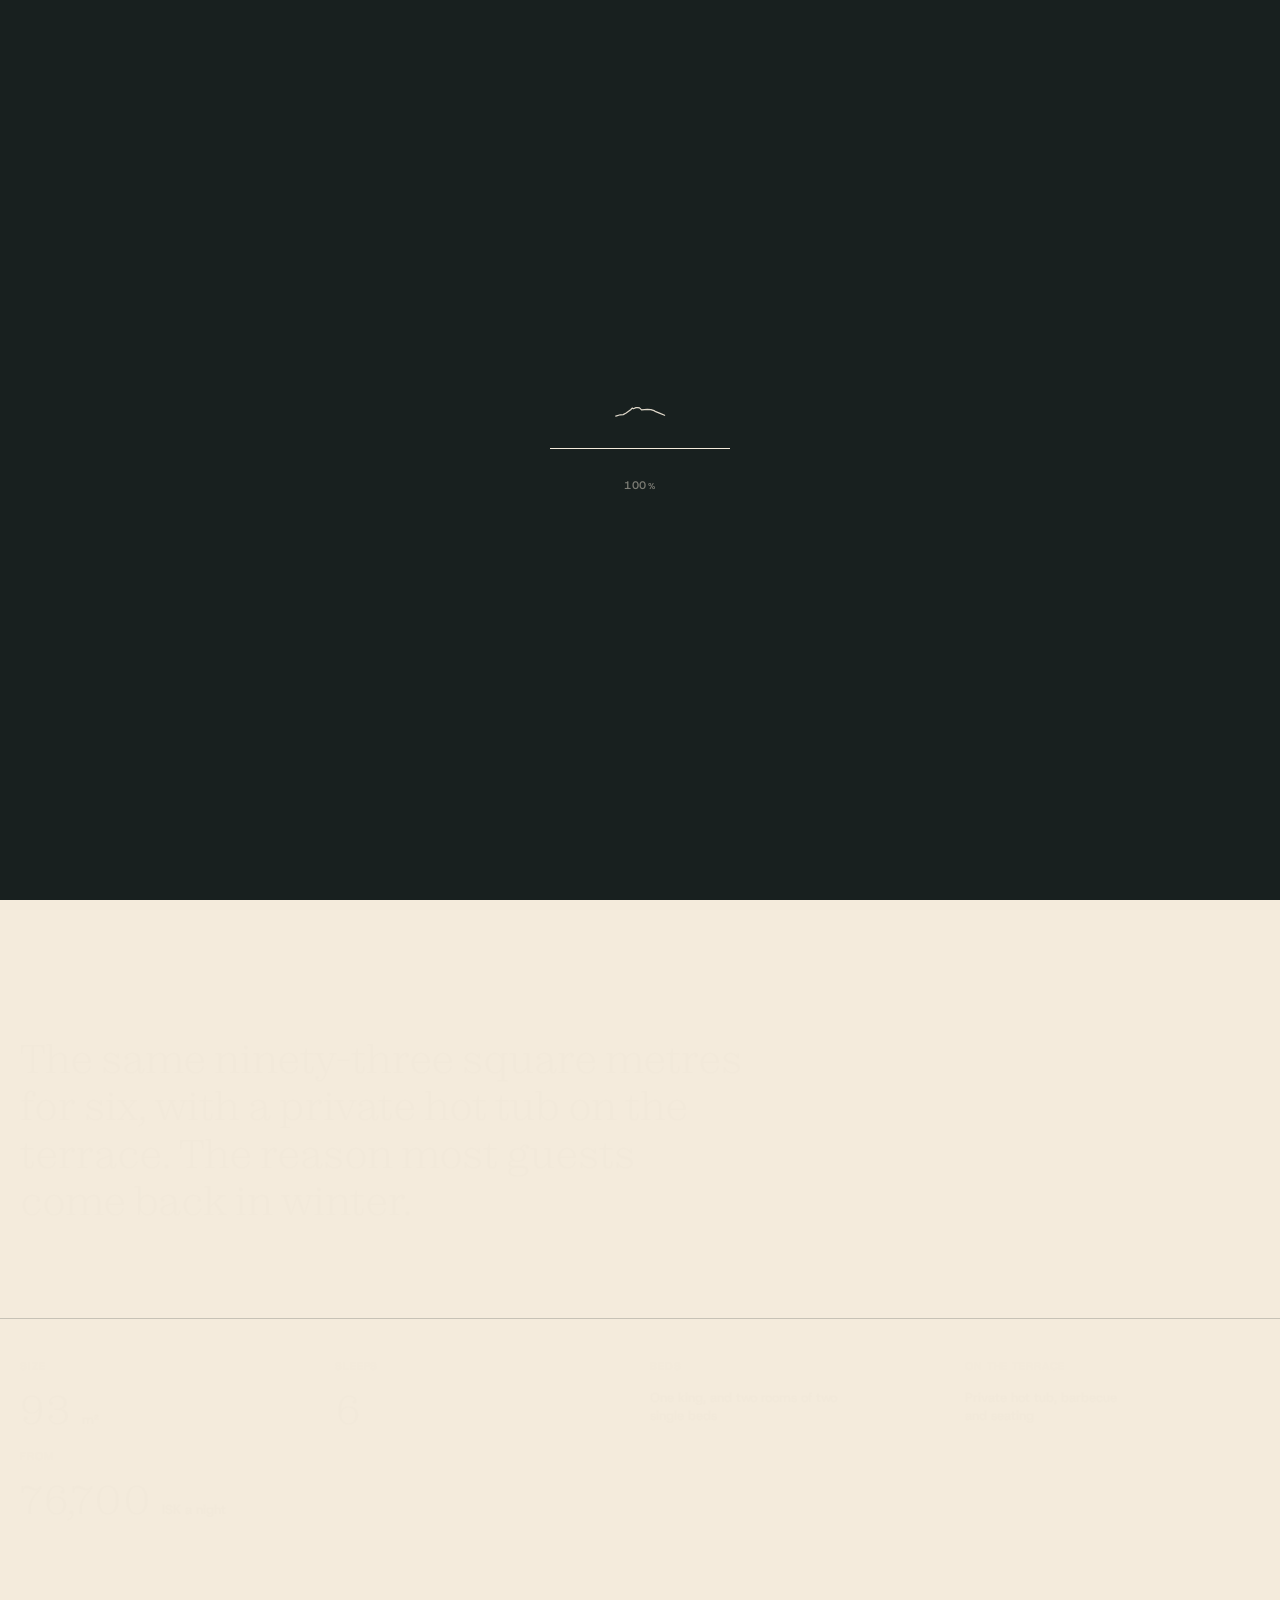
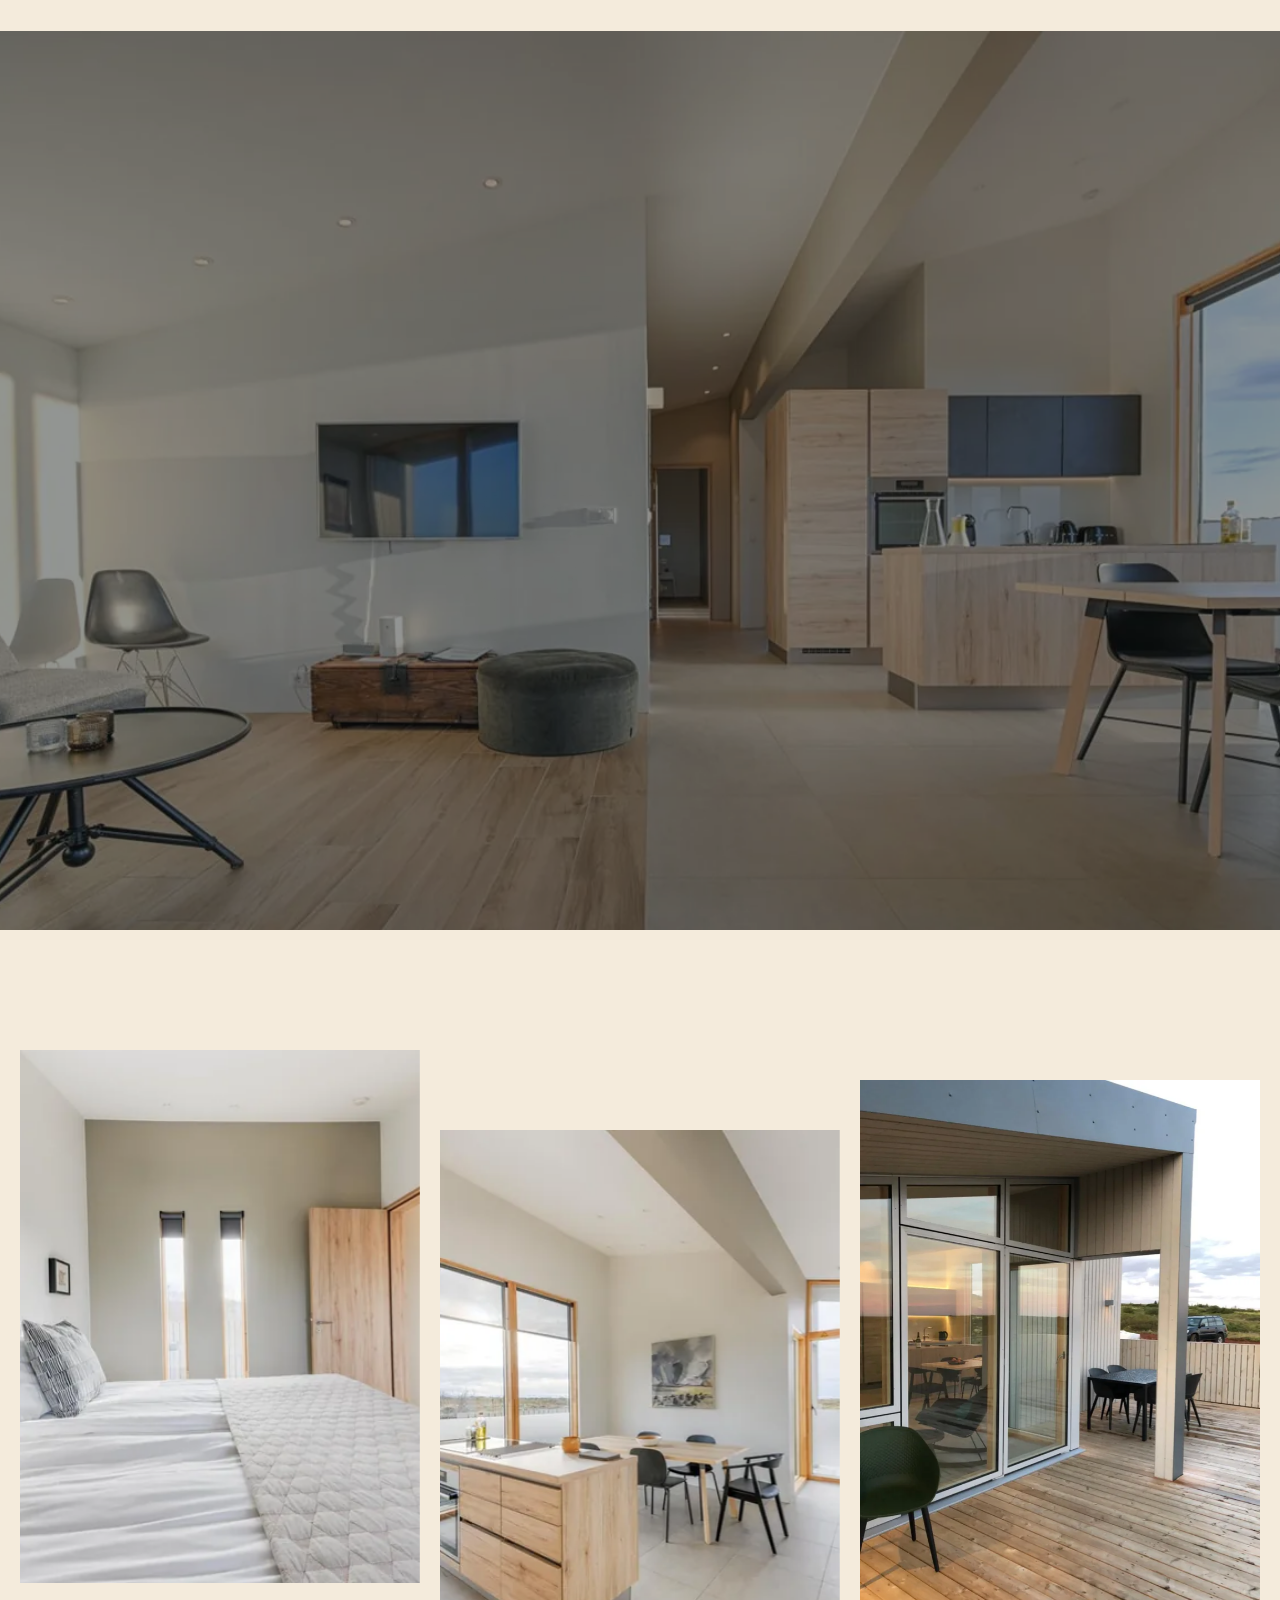
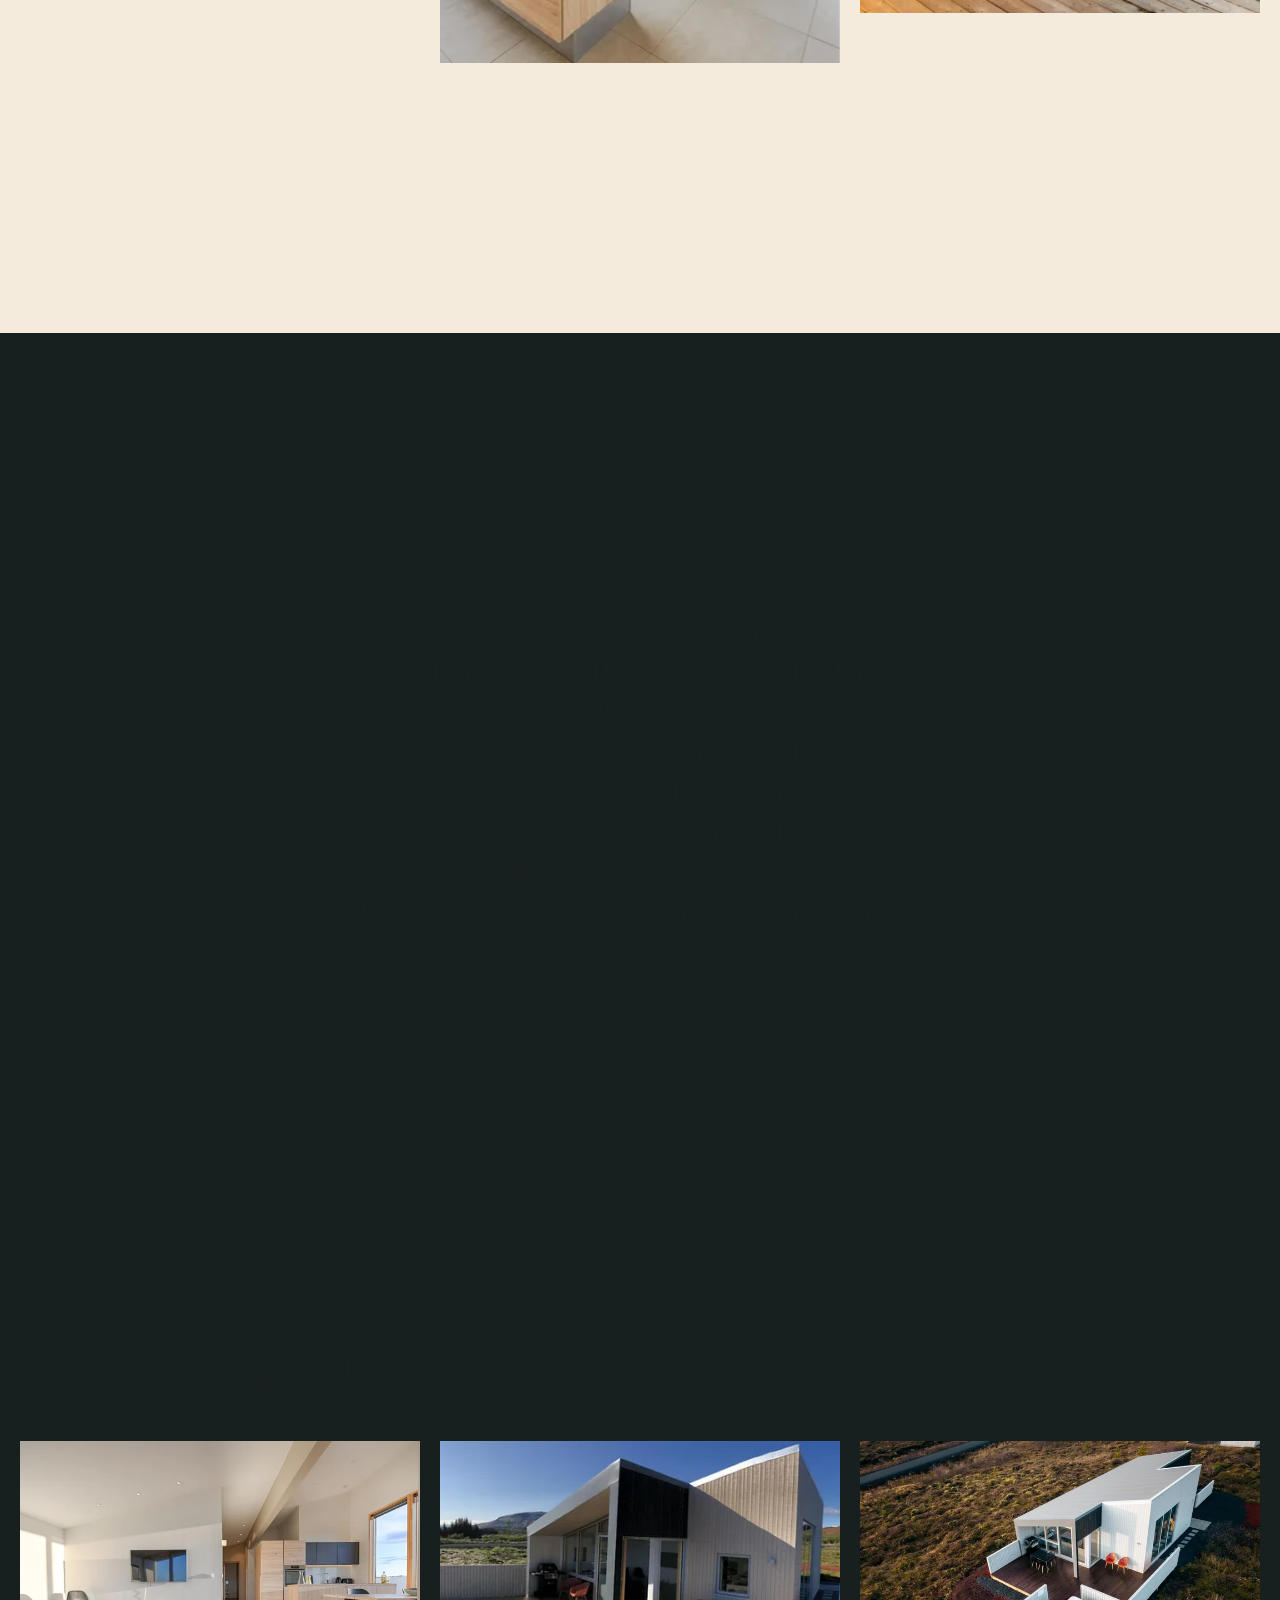
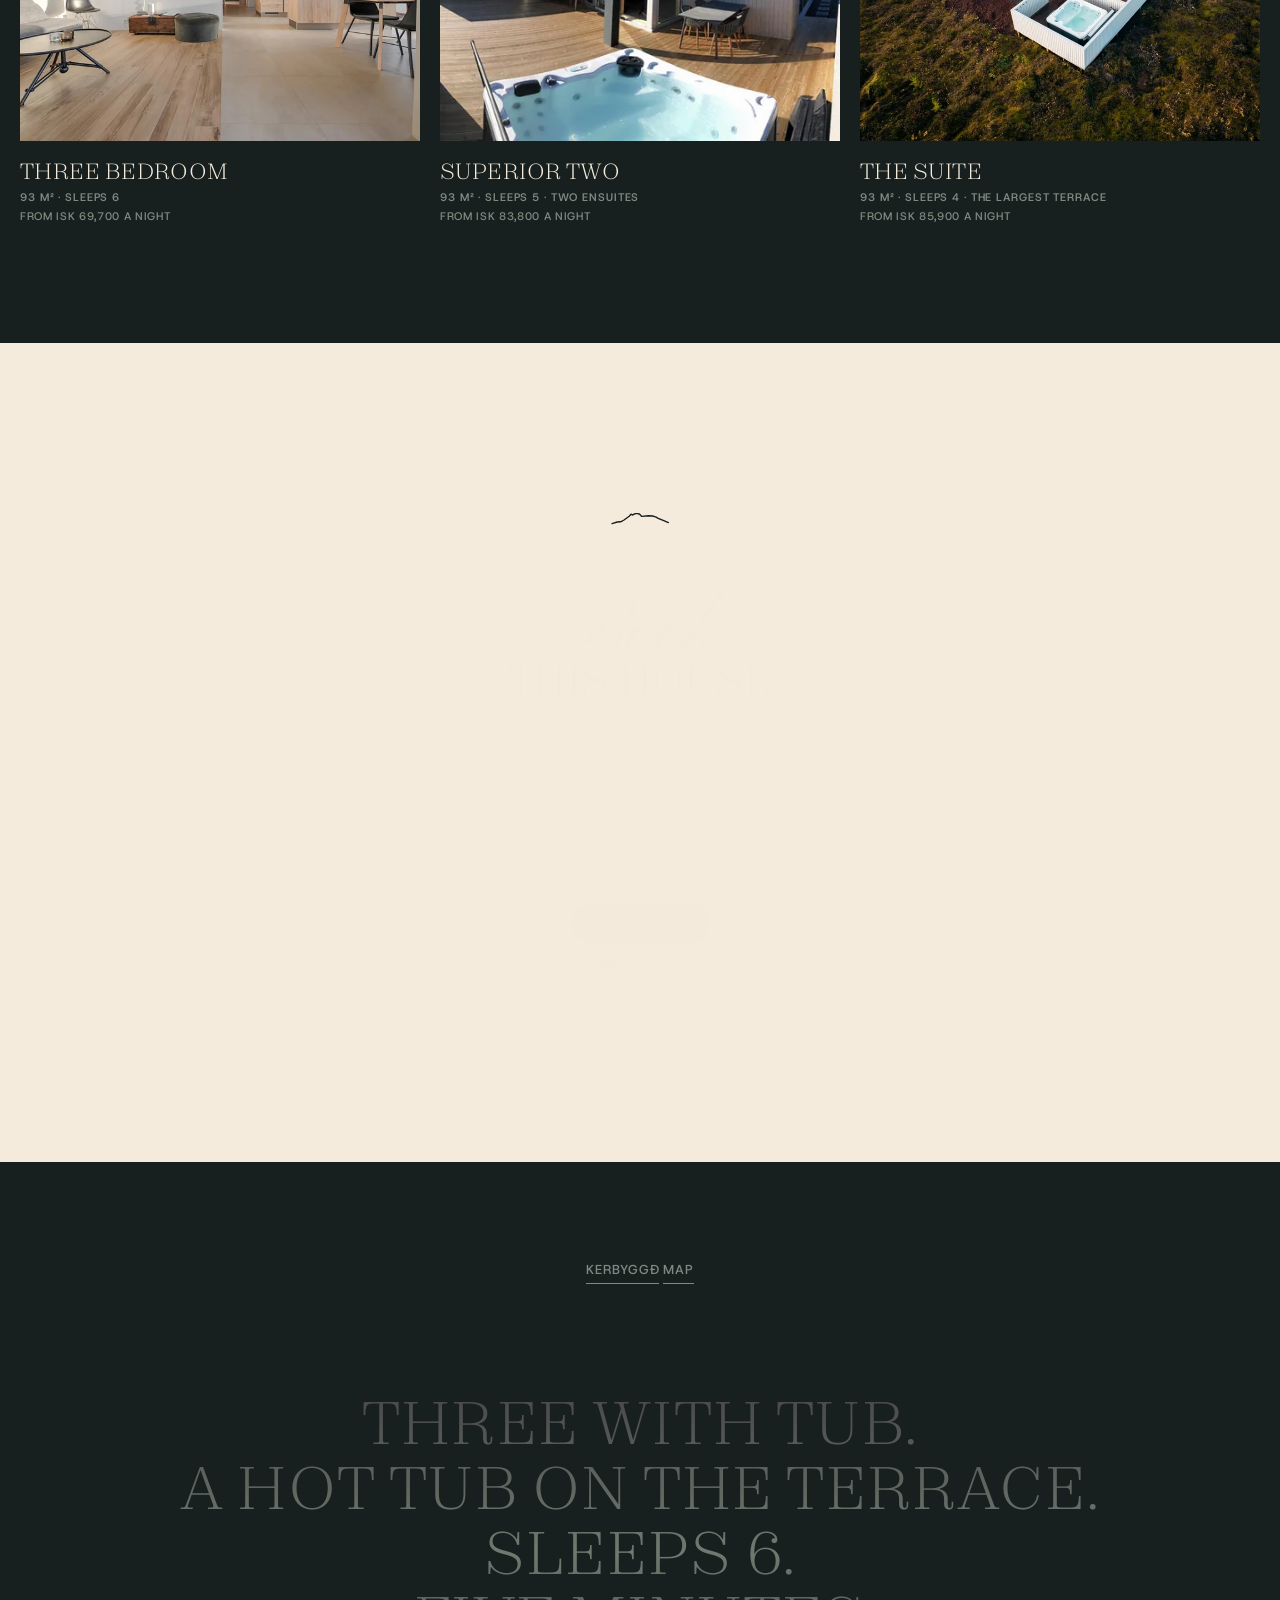
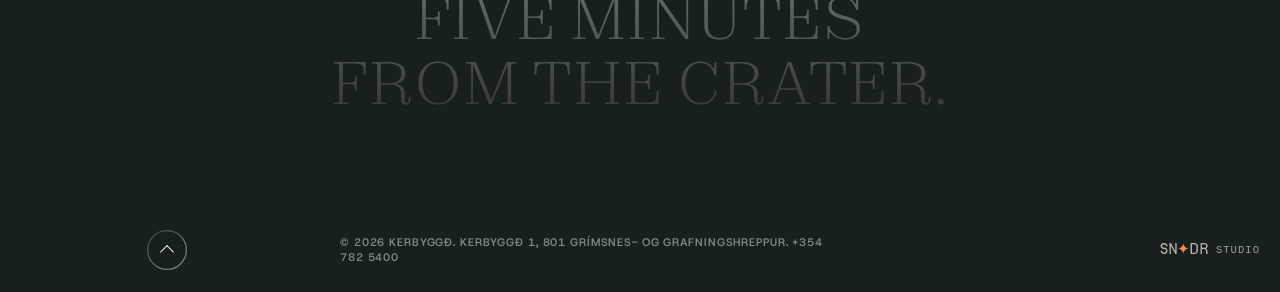
<file: house-three-tub.html>
<!doctype html>
<html lang="en" class="no-js">
<head>
<meta charset="utf-8">
<meta name="viewport" content="width=device-width, initial-scale=1, viewport-fit=cover">
<title>Three with tub — Kerbyggð, Golden Circle</title>
<meta name="description" content="The same ninety-three square metres for six, with a private hot tub on the terrace. The reason most guests come back in winter.">
<meta name="robots" content="noindex, nofollow">
<meta name="theme-color" content="#18201F">
<link rel="icon" href="assets/img/favicon-32.png" type="image/png" sizes="32x32">
<link rel="apple-touch-icon" href="assets/img/favicon-180.png">
<link rel="preload" href="assets/fonts/Zodiak-Light.woff2" as="font" type="font/woff2" crossorigin>
<link rel="preload" href="assets/fonts/PinyonScript-latin.woff2" as="font" type="font/woff2" crossorigin>
<link rel="preload" href="assets/fonts/HostGrotesk-500.woff2" as="font" type="font/woff2" crossorigin>
<link rel="preload" href="assets/fonts/HostGrotesk-600.woff2" as="font" type="font/woff2" crossorigin>
<link rel="preload" href="assets/img/three-exterior@1440.webp" as="image" type="image/webp" media="(min-width: 768px)">
<script type="application/ld+json">{"@context":"https://schema.org","@type":"Accommodation","name":"Three with tub, Kerbyggð","description":"The same ninety-three square metres for six, with a private hot tub on the terrace. The reason most guests come back in winter.","floorSize":{"@type":"QuantitativeValue","value":93,"unitCode":"MTK"},"occupancy":{"@type":"QuantitativeValue","maxValue":6},"address":{"@type":"PostalAddress","streetAddress":"Kerbyggð 1","addressLocality":"Grímsnes- og Grafningshreppur","postalCode":"801","addressCountry":"IS"}}</script>
<link rel="stylesheet" href="styles.css">
<script>
document.documentElement.classList.replace('no-js','js');
try{ if(sessionStorage.getItem('kerb-preloaded')) document.documentElement.classList.add('is-entering'); }catch(e){}
</script>
<script type="importmap">{"imports":{"three":"./assets/vendor/three.module.min.js"}}</script>
</head>
<body class="ui-dark">
<a class="skip" href="#house-intro">Skip to content</a>
<svg class="brand-sprite" aria-hidden="true" width="0" height="0" focusable="false">
<symbol id="wm-word" viewBox="0 0 985.14 100.00"><path d="M92.42857142857142 88.57142857142857 56.42857142857142 25.0 75.28571428571428 10.857142857142861C85.57142857142857 4.285714285714292 95.28571428571428 2.4285714285714306 105.71428571428571 1.4285714285714306V0.0H69.42857142857143V1.4285714285714306C79.14285714285714 2.4285714285714306 80.42857142857143 3.857142857142861 71.0 10.57142857142857L31.285714285714285 39.714285714285715V11.857142857142861C31.285714285714285 3.7142857142857224 37.57142857142857 2.5714285714285836 47.71428571428571 1.5714285714285836V0.142857142857153H5.857142857142857V1.5714285714285836C16.857142857142858 2.5714285714285836 22.285714285714285 3.7142857142857224 22.285714285714285 11.857142857142861V88.28571428571429C22.285714285714285 96.42857142857143 16.71428571428571 97.71428571428571 5.857142857142857 98.71428571428571V100.14285714285714H47.71428571428571V98.71428571428571C37.57142857142857 97.71428571428571 31.285714285714285 96.42857142857143 31.285714285714285 88.28571428571429V43.42857142857143L48.857142857142854 30.714285714285722L81.85714285714285 88.85714285714286C86.42857142857143 96.28571428571429 82.14285714285714 97.57142857142857 72.28571428571428 98.57142857142857V100.0H114.85714285714285V98.57142857142857C104.85714285714285 97.71428571428571 97.28571428571428 96.42857142857143 92.42857142857142 88.57142857142857Z M195.42857142857142 2.5714285714285836C211.0 2.5714285714285836 215.42857142857142 12.857142857142861 216.42857142857142 32.0H217.85714285714283V0.0H137.85714285714286V1.4285714285714306C148.0 2.4285714285714306 154.57142857142856 3.7142857142857224 154.57142857142856 11.714285714285722V88.28571428571429C154.57142857142856 96.28571428571429 148.0 97.57142857142857 137.85714285714286 98.57142857142857V100.0H217.85714285714283V68.0H216.42857142857142C215.57142857142856 86.14285714285714 211.42857142857142 97.42857142857143 197.85714285714283 97.42857142857143H163.42857142857142V31.142857142857153H172.42857142857142C188.42857142857142 31.142857142857153 194.42857142857142 36.57142857142858 202.57142857142856 56.42857142857143L204.0 56.0L188.85714285714283 11.42857142857143L187.42857142857142 11.857142857142861C191.0 26.57142857142857 188.57142857142856 28.57142857142857 172.42857142857142 28.57142857142857H163.42857142857142V2.5714285714285836H195.42857142857142Z M330.0 88.0C322.0 66.57142857142858 336.0 36.28571428571429 311.4285714285714 32.28571428571429C324.4285714285714 30.42857142857143 330.1428571428571 23.57142857142857 330.1428571428571 16.714285714285722C330.1428571428571 8.0 321.85714285714283 0.0 304.7142857142857 0.0H249.28571428571428V1.4285714285714306C260.1428571428571 2.4285714285714306 266.0 3.7142857142857224 266.0 11.714285714285722V88.28571428571429C266.0 96.28571428571429 260.1428571428571 97.57142857142857 249.28571428571428 98.57142857142857V100.0H291.57142857142856V98.57142857142857C281.4285714285714 97.57142857142857 274.85714285714283 96.42857142857143 274.85714285714283 88.28571428571429V33.14285714285715H300.57142857142856C327.7142857142857 33.14285714285715 313.0 69.42857142857143 321.4285714285714 89.85714285714286C325.4285714285714 99.57142857142857 331.7142857142857 100.28571428571429 340.85714285714283 100.42857142857143H343.57142857142856V99.0C336.2857142857143 99.0 333.0 96.0 330.0 88.0ZM301.0 30.57142857142857H274.85714285714283V2.5714285714285836H300.2857142857143C314.85714285714283 2.5714285714285836 320.57142857142856 10.0 320.57142857142856 16.85714285714286C320.57142857142856 23.57142857142857 314.85714285714283 30.57142857142857 301.0 30.57142857142857Z M425.1428571428571 32.42857142857143C437.0 31.285714285714292 446.71428571428567 24.85714285714286 446.71428571428567 16.714285714285722C446.71428571428567 7.428571428571431 437.71428571428567 0.0 420.0 0.0H366.57142857142856V1.4285714285714306C377.57142857142856 2.4285714285714306 383.2857142857143 3.7142857142857224 383.2857142857143 11.714285714285722V88.28571428571429C383.2857142857143 96.28571428571429 377.4285714285714 97.57142857142857 366.57142857142856 98.57142857142857V100.0H416.2857142857143C442.85714285714283 100.0 451.85714285714283 83.28571428571429 451.85714285714283 65.0C451.85714285714283 50.28571428571429 441.71428571428567 35.14285714285715 425.1428571428571 32.42857142857143ZM414.85714285714283 2.5714285714285836C431.57142857142856 2.5714285714285836 437.2857142857143 9.857142857142861 437.2857142857143 17.0C437.2857142857143 24.0 431.57142857142856 30.714285714285722 415.57142857142856 30.714285714285722H392.1428571428571V2.5714285714285836H414.85714285714283ZM412.4285714285714 97.42857142857143H392.1428571428571V33.28571428571429H412.4285714285714C433.57142857142856 33.28571428571429 442.1428571428571 49.42857142857143 442.1428571428571 65.85714285714286C442.1428571428571 82.57142857142857 436.0 97.42857142857143 412.4285714285714 97.42857142857143Z M510.71428571428567 98.57142857142857V100.0H553.0V98.57142857142857C542.2857142857142 97.57142857142857 536.4285714285714 96.42857142857143 536.2857142857142 88.28571428571429V55.0L560.0 11.142857142857153C564.5714285714286 3.7142857142857224 572.4285714285714 2.4285714285714306 581.8571428571428 1.4285714285714306V0.0H546.8571428571428V1.4285714285714306C556.4285714285714 2.285714285714292 561.2857142857142 4.0 557.1428571428571 10.42857142857143L535.4285714285714 50.85714285714286L512.1428571428571 10.857142857142861C507.2857142857143 4.0 511.85714285714283 2.4285714285714306 521.7142857142857 1.4285714285714306V0.0H479.2857142857143V1.4285714285714306C488.4285714285714 2.285714285714292 496.1428571428571 3.5714285714285836 501.4285714285714 10.42857142857143L527.4285714285714 55.42857142857143V88.28571428571429C527.4285714285714 96.42857142857143 520.8571428571428 97.57142857142857 510.71428571428567 98.57142857142857Z M673.8571428571428 37.142857142857146V38.57142857142858C684.1428571428571 39.57142857142858 690.5714285714286 40.85714285714286 690.5714285714286 48.85714285714286V87.71428571428572C684.5714285714286 94.14285714285714 674.4285714285714 99.57142857142857 659.5714285714286 99.57142857142857C632.8571428571428 99.57142857142857 619.0 76.42857142857143 619.0 50.85714285714286C619.0 24.0 633.7142857142857 0.4285714285714306 660.0 0.4285714285714306C676.0 0.4285714285714306 690.7142857142857 10.857142857142861 696.4285714285714 32.42857142857143H697.8571428571428L694.7142857142857 9.0C687.1428571428571 2.7142857142857224 675.5714285714286 -2.142857142857139 659.8571428571428 -2.142857142857139C631.8571428571428 -2.142857142857139 609.2857142857142 18.142857142857153 609.2857142857142 50.714285714285715C609.2857142857142 80.0 631.0 102.14285714285714 658.8571428571428 102.14285714285714C674.1428571428571 102.14285714285714 684.5714285714286 97.14285714285714 690.5714285714286 91.57142857142857L699.4285714285714 102.14285714285714V48.85714285714286C699.4285714285714 40.85714285714286 705.1428571428571 39.57142857142858 716.1428571428571 38.57142857142858V37.142857142857146H673.8571428571428Z M809.1428571428571 37.142857142857146V38.57142857142858C819.4285714285713 39.57142857142858 825.8571428571428 40.85714285714286 825.8571428571428 48.85714285714286V87.71428571428572C819.8571428571428 94.14285714285714 809.7142857142857 99.57142857142857 794.8571428571428 99.57142857142857C768.1428571428571 99.57142857142857 754.2857142857142 76.42857142857143 754.2857142857142 50.85714285714286C754.2857142857142 24.0 769.0 0.4285714285714306 795.2857142857142 0.4285714285714306C811.2857142857142 0.4285714285714306 826.0 10.857142857142861 831.7142857142857 32.42857142857143H833.1428571428571L830.0 9.0C822.4285714285713 2.7142857142857224 810.8571428571428 -2.142857142857139 795.1428571428571 -2.142857142857139C767.1428571428571 -2.142857142857139 744.5714285714286 18.142857142857153 744.5714285714286 50.714285714285715C744.5714285714286 80.0 766.2857142857142 102.14285714285714 794.1428571428571 102.14285714285714C809.4285714285713 102.14285714285714 819.8571428571428 97.14285714285714 825.8571428571428 91.57142857142857L834.7142857142857 102.14285714285714V48.85714285714286C834.7142857142857 40.85714285714286 840.4285714285713 39.57142857142858 851.4285714285713 38.57142857142858V37.142857142857146H809.1428571428571Z M873.8571428571428 48.57142857142858V51.42857142857143H891.1428571428571V88.71428571428572C891.1428571428571 96.28571428571429 886.1428571428571 97.57142857142857 875.4285714285713 98.57142857142857V100.0H924.8571428571428C959.4285714285713 100.0 975.0 77.0 975.0 50.28571428571429C975.0 22.714285714285722 959.4285714285713 0.0 924.0 0.0H875.4285714285713V1.4285714285714306C886.1428571428571 2.4285714285714306 891.1428571428571 3.5714285714285836 891.1428571428571 11.285714285714292V48.57142857142858H873.8571428571428ZM919.5714285714286 97.42857142857143H900.0V51.42857142857143H925.1428571428571V48.57142857142858H900.0V2.5714285714285836H919.1428571428571C952.5714285714286 2.5714285714285836 965.4285714285713 24.142857142857153 965.4285714285713 50.57142857142858C965.4285714285713 76.42857142857143 953.1428571428571 97.42857142857143 919.5714285714286 97.42857142857143Z" fill="currentColor"/></symbol>
<symbol id="wm-ridge" viewBox="0 0 300 62"><path d="M 10 53 L 36 45 L 53 44 L 70 35 L 96 16 L 105 6 L 112 10 L 129 2 L 147 5 L 159 17 L 192 14 L 213 15 L 231 21 L 241 27 L 266 37 L 292 48 M 159 17 L 140 29 L 117 45 M 231 21 L 209 33 L 189 46" stroke="currentColor" stroke-width="5.6" stroke-linecap="round" stroke-linejoin="round" fill="none"/></symbol>
<symbol id="wm-ridge-s" viewBox="0 0 300 62"><path d="M 10 53 L 36 45 L 53 44 L 70 35 L 96 16 L 105 6 L 112 10 L 129 2 L 147 5 L 159 17 L 192 14 L 213 15 L 231 21 L 241 27 L 266 37 L 292 48" stroke="currentColor" stroke-width="7" stroke-linecap="round" stroke-linejoin="round" fill="none"/></symbol>
</svg>

<div class="preloader" id="preloader" aria-hidden="true">
  <div class="preloader__inner">
    <svg class="preloader__mark" viewBox="0 0 300 62" aria-hidden="true"><use href="#wm-ridge-s"/></svg>
    <div class="preloader__bar"><span id="preloader-fill"></span></div>
    <div class="preloader__counter"><b id="preloader-counter">0</b><i>%</i></div>
  </div>
</div>
<div class="page-overlay" id="page-overlay"></div>

<header class="header ui-dark ui-gradient header--top" id="header">
  <div class="header__row">
    <div class="header__left">
      <button class="btn btn--link header__menu js-menu-toggle" type="button" aria-expanded="false" aria-controls="menu">
        <span class="header__burger" aria-hidden="true"><i></i><i></i></span>
        <span class="header__menu-words"><span class="header__menu-word header__menu-word--open">Menu</span><span class="header__menu-word header__menu-word--close">Close</span></span>
      </button>
    </div>
    <a class="header__logo" href="index.html" aria-label="Kerbyggð, back to the front page">
      <span class="header__logo-text">
        <svg class="header__logo-ridge" viewBox="0 0 300 62" aria-hidden="true"><use href="#wm-ridge"/></svg>
        <svg class="header__logo-word" viewBox="0 0 985.14 100" aria-hidden="true"><use href="#wm-word"/></svg>
      </span>
    </a>
    <div class="header__right">
      <a class="btn btn--underline header__map" href="index.html#locations"><span class="btn__underline">Map</span></a>
      <a class="btn btn--underline header__book" data-booking href="https://property.godo.is/book-kerbyggd" target="_blank" rel="noopener"><span class="btn__underline">Book direct</span></a>
    </div>
  </div>
</header>

<div class="modal modal--menu is-hidden" id="menu" aria-hidden="true">
  <div class="modal__bg"><img class="modal__img" src="assets/img/paint-house-dusk@1440.webp" alt="" loading="lazy" width="1440" height="804"></div>
  <div class="modal__scroller js-menu-scroller">
    <ol class="menu__list js-menu-list">
      <li><a class="menu__link" href="index.html"><span class="menu__label text-small">Back</span><span class="menu__title h1">Kerbyggð</span></a></li>
      <li><a class="menu__link" href="house-three.html"><span class="menu__label text-small">House 1</span><span class="menu__title h1">Three bedroom</span></a></li>
      <li><a class="menu__link is-active" href="house-three-tub.html"><span class="menu__label text-small">House 2</span><span class="menu__title h1">Three with tub</span></a></li>
      <li><a class="menu__link" href="house-superior.html"><span class="menu__label text-small">House 3</span><span class="menu__title h1">Superior two</span></a></li>
      <li><a class="menu__link" href="house-suite.html"><span class="menu__label text-small">House 4</span><span class="menu__title h1">The suite</span></a></li>
      <li><a class="menu__link" href="index.html#locations"><span class="menu__label text-small">Chapter 5</span><span class="menu__title h1">Golden Circle</span></a></li>
      <li><a class="menu__link" href="index.html#contact"><span class="menu__label text-small">Chapter 7</span><span class="menu__title h1">Book direct</span></a></li>
    </ol>
  </div>
</div>

<div class="c-scrollbar" id="scrollbar" aria-hidden="true"><span class="c-scrollbar__thumb"></span></div>

<main class="page-content" id="page">

<!-- house hero -->
<section class="section section--top section--full-height ui-dark ui-background-alt" id="top" data-themed="ui-dark ui-gradient ui-intro" data-reveal-root>
  <div class="sticky sticky--full-height sticky--under-next" data-parallax-pattern="sectionOutTiny">
    <div class="sticky__layer sticky__layer--sticky intro">
      <div class="intro__media" data-reveal="zoom-in block">
        <img class="intro__img" src="assets/img/three-exterior@1440.webp" srcset="assets/img/three-exterior@720.webp 720w, assets/img/three-exterior@1440.webp 1440w, assets/img/three-exterior@1920.webp 1920w" sizes="100vw" alt="The open plan living room and kitchen" fetchpriority="high">
      </div>
      <h1 class="intro__title" data-reveal-group data-reveal-delay="400">
        <span class="text-subtitle intro__script" data-reveal="subtitle">Six, and a</span>
        <span class="h0 intro__serif" data-reveal="title">THREE WITH TUB</span>
      </h1>
      <div class="intro__arrow" data-reveal="slide-in-bottom block" data-reveal-delay="900">
        <a class="btn btn--gradient btn--arrow-down" href="#house-intro" aria-label="Read about this house"><svg viewBox="0 0 40 40" aria-hidden="true"><defs><linearGradient id="g-ring-r" x1="0" y1="0" x2="1" y2="1"><stop offset="0" stop-color="#3A443E"/><stop offset="1" stop-color="#7C8A80"/></linearGradient></defs><circle cx="20" cy="20" r="19.35" fill="none" stroke="url(#g-ring-r)" stroke-width="1.3"/></svg><span class="btn__arrow" aria-hidden="true"></span></a>
      </div>
      <a class="button-3d" href="index.html#collection" data-reveal="fade-in block" data-reveal-delay="900">
        <span class="button-3d__media"><img src="assets/img/paint-house-day@720.webp" alt="" loading="lazy" width="720" height="402"></span>
        <span class="button-3d__text"><span class="button-3d__big">All houses</span><span class="text-small">Back to the four</span></span>
        <span class="btn btn--square btn--outline-plus" aria-hidden="true"><i></i></span>
      </a>
    </div>
  </div>
</section>

<!-- facts + intro -->
<section class="section ui-light l-room-intro" id="house-intro" data-themed="ui-light" data-reveal-root>
  <div class="l-room-intro__head" data-reveal-group data-reveal-delay="200">
    <p class="h2 l-room-intro__lead" data-reveal="title">The same ninety-three square metres for six, with a private hot tub on the terrace. The reason most guests come back in winter.</p>
  </div>
  <dl class="l-room-facts" data-reveal-group>
    <div class="l-room-facts__item" data-reveal="text"><dt class="text-small">Size</dt><dd><span class="l-room-facts__n">93</span> m²</dd></div>
    <div class="l-room-facts__item" data-reveal="text"><dt class="text-small">Sleeps</dt><dd><span class="l-room-facts__n">6</span></dd></div>
    <div class="l-room-facts__item" data-reveal="text"><dt class="text-small">Beds</dt><dd>One king, and two rooms of two single beds</dd></div>
    <div class="l-room-facts__item" data-reveal="text"><dt class="text-small">On the terrace</dt><dd>Private hot tub, barbecue and seating</dd></div>
    <div class="l-room-facts__item l-room-facts__item--price" data-reveal="text"><dt class="text-small">From</dt><dd><span class="l-room-facts__n">76,700</span> ISK a night</dd></div>
  </dl>
</section>

<!-- statement over the pinned still -->
<section class="section ui-dark ui-background-alt l-room-still" data-themed="ui-dark" data-reveal-root>
  <div class="l-room-still__bg appear" data-parallax-pattern="backgroundMove" data-parallax-measure=".section">
    <img data-img="three-open-plan" data-w="720 1440 1920 2560" sizes="100vw" alt="The open plan living room and kitchen" width="1440" height="979">
  </div>
  <div class="l-room-still__copy" data-reveal-group data-reveal-delay="300">
    <p class="h1 text-center" data-reveal="title">THE SAME HOUSE, AND A HOT TUB FACING THE MOUNTAINS ACROSS THE PLAIN</p>
  </div>
</section>

<!-- gallery -->
<section class="section ui-light l-room-gallery" data-themed="ui-light" data-reveal-root>
  <div class="l-room-gallery__row">
    <figure class="l-room-gallery__item l-room-gallery__item--1 parallax-image-move appear" data-parallax-pattern="imageMove"><img data-img="three-bed-king" data-w="720 1440 1920" sizes="30vw" alt="A king bed under the vaulted ceiling" width="1440" height="979"><figcaption class="text-small">A king bed under the vaulted ceiling</figcaption></figure>
    <figure class="l-room-gallery__item l-room-gallery__item--2 parallax-image-move appear" data-parallax-pattern="imageMove"><img data-img="three-kitchen" data-w="720 1440 1920" sizes="30vw" alt="The kitchen and the tall windows" width="1440" height="979"><figcaption class="text-small">The kitchen and the tall windows</figcaption></figure>
    <figure class="l-room-gallery__item l-room-gallery__item--3 parallax-image-move appear" data-parallax-pattern="imageMove"><img data-img="terrace" data-w="720 1440 1920" sizes="30vw" alt="The terrace, table and chairs facing the plain" width="1440" height="979"><figcaption class="text-small">The terrace, table and chairs facing the plain</figcaption></figure>
  </div>
  <p class="l-room-gallery__note text-small" data-reveal="text">Bed linen, towels and the final cleaning are included in every house.</p>
</section>

<!-- what every house has -->
<section class="section ui-dark l-room-still" data-themed="ui-dark" data-reveal-root>
  <div class="l-room-still__copy" data-reveal-group data-reveal-delay="200">
    <p class="text-small text-center" data-reveal="text">In every house</p>
    <p class="h2 text-center" data-reveal="title">A FULL KITCHEN, UNDERFLOOR HEATING, A WASHING MACHINE AND A TUMBLE DRYER. ONE BATHROOM WITH A SHOWER. BATHROBES, SLIPPERS AND THE COFFEE ARE THERE WHEN YOU ARRIVE.</p>
  </div>
</section>

<!-- the other houses -->
<section class="section ui-dark l-room-others" data-themed="ui-dark" data-reveal-root>
  <h2 class="h2 l-room-others__title" data-reveal="title">THE OTHER HOUSES</h2>
  <ul class="l-room-others__list">
    <li><a class="l-room-others__card" href="house-three.html">
      <span class="l-room-others__media appear"><img data-img="three-open-plan" data-w="720 1440 1920 2560" sizes="30vw" alt="" width="1440" height="979"></span>
      <span class="l-room-others__name h3">THREE BEDROOM</span>
      <span class="text-small">93 m² · sleeps 6<span class="l-room-others__price">From ISK 69,700 a night</span></span>
    </a></li>
    <li><a class="l-room-others__card" href="house-superior.html">
      <span class="l-room-others__media appear"><img data-img="superior-tub" data-w="720 1440 1920" sizes="30vw" alt="" width="1440" height="979"></span>
      <span class="l-room-others__name h3">SUPERIOR TWO</span>
      <span class="text-small">93 m² · sleeps 5 · two ensuites<span class="l-room-others__price">From ISK 83,800 a night</span></span>
    </a></li>
    <li><a class="l-room-others__card" href="house-suite.html">
      <span class="l-room-others__media appear"><img data-img="suite-aerial" data-w="720 1440 1920 2400" sizes="30vw" alt="" width="1440" height="979"></span>
      <span class="l-room-others__name h3">THE SUITE</span>
      <span class="text-small">93 m² · sleeps 4 · the largest terrace<span class="l-room-others__price">From ISK 85,900 a night</span></span>
    </a></li>
  </ul>
</section>

<!-- book -->
<section class="section ui-light l-room-stay" id="contact" data-themed="ui-light" data-reveal-root>
  <div class="register__form ui-light ui-background" data-reveal-group>
    <svg class="register__logo" viewBox="0 0 300 62" aria-hidden="true"><use href="#wm-ridge-s"/></svg>
    <p class="register__title"><span class="text-subtitle" data-reveal="subtitle">Book</span><span class="h2" data-reveal="title">THIS HOUSE</span></p>
    <p class="register__text" data-reveal="text">Booked here: a bottle of sparkling wine on arrival, and ten percent off any stay over four days. Kerbyggð 1, 801 Grímsnes. +354 782 5400.</p>
    <div class="register__actions" data-reveal="fade-in slow">
      <a class="btn btn--primary" data-booking href="https://property.godo.is/book-kerbyggd" target="_blank" rel="noopener">Check the dates</a>
      <a class="btn btn--underline" href="mailto:kerhotel@kerhotel.is"><span class="btn__underline">kerhotel@kerhotel.is</span></a>
    </div>
  </div>
</section>

<footer class="section section--no-overflow ui-dark footer" id="footer" data-themed="ui-dark" data-reveal-root>
  <div class="footer__top js-hide-header">
    <nav class="footer__menu">
      <a class="btn btn--underline text-small" href="index.html"><span class="btn__underline">Kerbyggð</span></a>
      <a class="btn btn--underline text-small" href="index.html#locations"><span class="btn__underline">Map</span></a>
    </nav>
  </div>
  <div class="footer__headline js-mask-text">
    <p class="h1 footer__text">THREE WITH TUB.<br>A HOT TUB ON THE TERRACE.<br>SLEEPS 6.<br>FIVE MINUTES<br>FROM THE CRATER.</p>
    <p class="h1 footer__text footer__text--mask" aria-hidden="true">THREE WITH TUB.<br>A HOT TUB ON THE TERRACE.<br>SLEEPS 6.<br>FIVE MINUTES<br>FROM THE CRATER.</p>
  </div>
  <div class="footer__bottom row">
    <div class="col col--md-2 col--md-offset-1">
      <a class="btn btn--gradient btn--arrow-up" href="#top" aria-label="Back to top"><svg viewBox="0 0 40 40" aria-hidden="true"><defs><linearGradient id="g-ring-u" x1="0" y1="0" x2="1" y2="1"><stop offset="0" stop-color="#3A443E"/><stop offset="1" stop-color="#7C8A80"/></linearGradient></defs><circle cx="20" cy="20" r="19.35" fill="none" stroke="url(#g-ring-u)" stroke-width="1.3"/></svg><span class="btn__arrow" aria-hidden="true"></span></a>
    </div>
    <p class="col col--md-5 text-small footer__copy">© 2026 Kerbyggð. Kerbyggð 1, 801 Grímsnes- og Grafningshreppur. +354 782 5400</p>
    <p class="col col--md-3 footer__credit"><a class="sndr" href="https://sndrstudio.is" target="_blank" rel="noopener" aria-label="Hannað af SNDR Studio" data-logotype><span class="sndr__mark">SN<i>✦</i>DR</span><span class="sndr__studio">STUDIO</span></a></p>
  </div>
</footer>

</main>
<script type="module" src="app.js"></script>
</body>
</html>
</file>
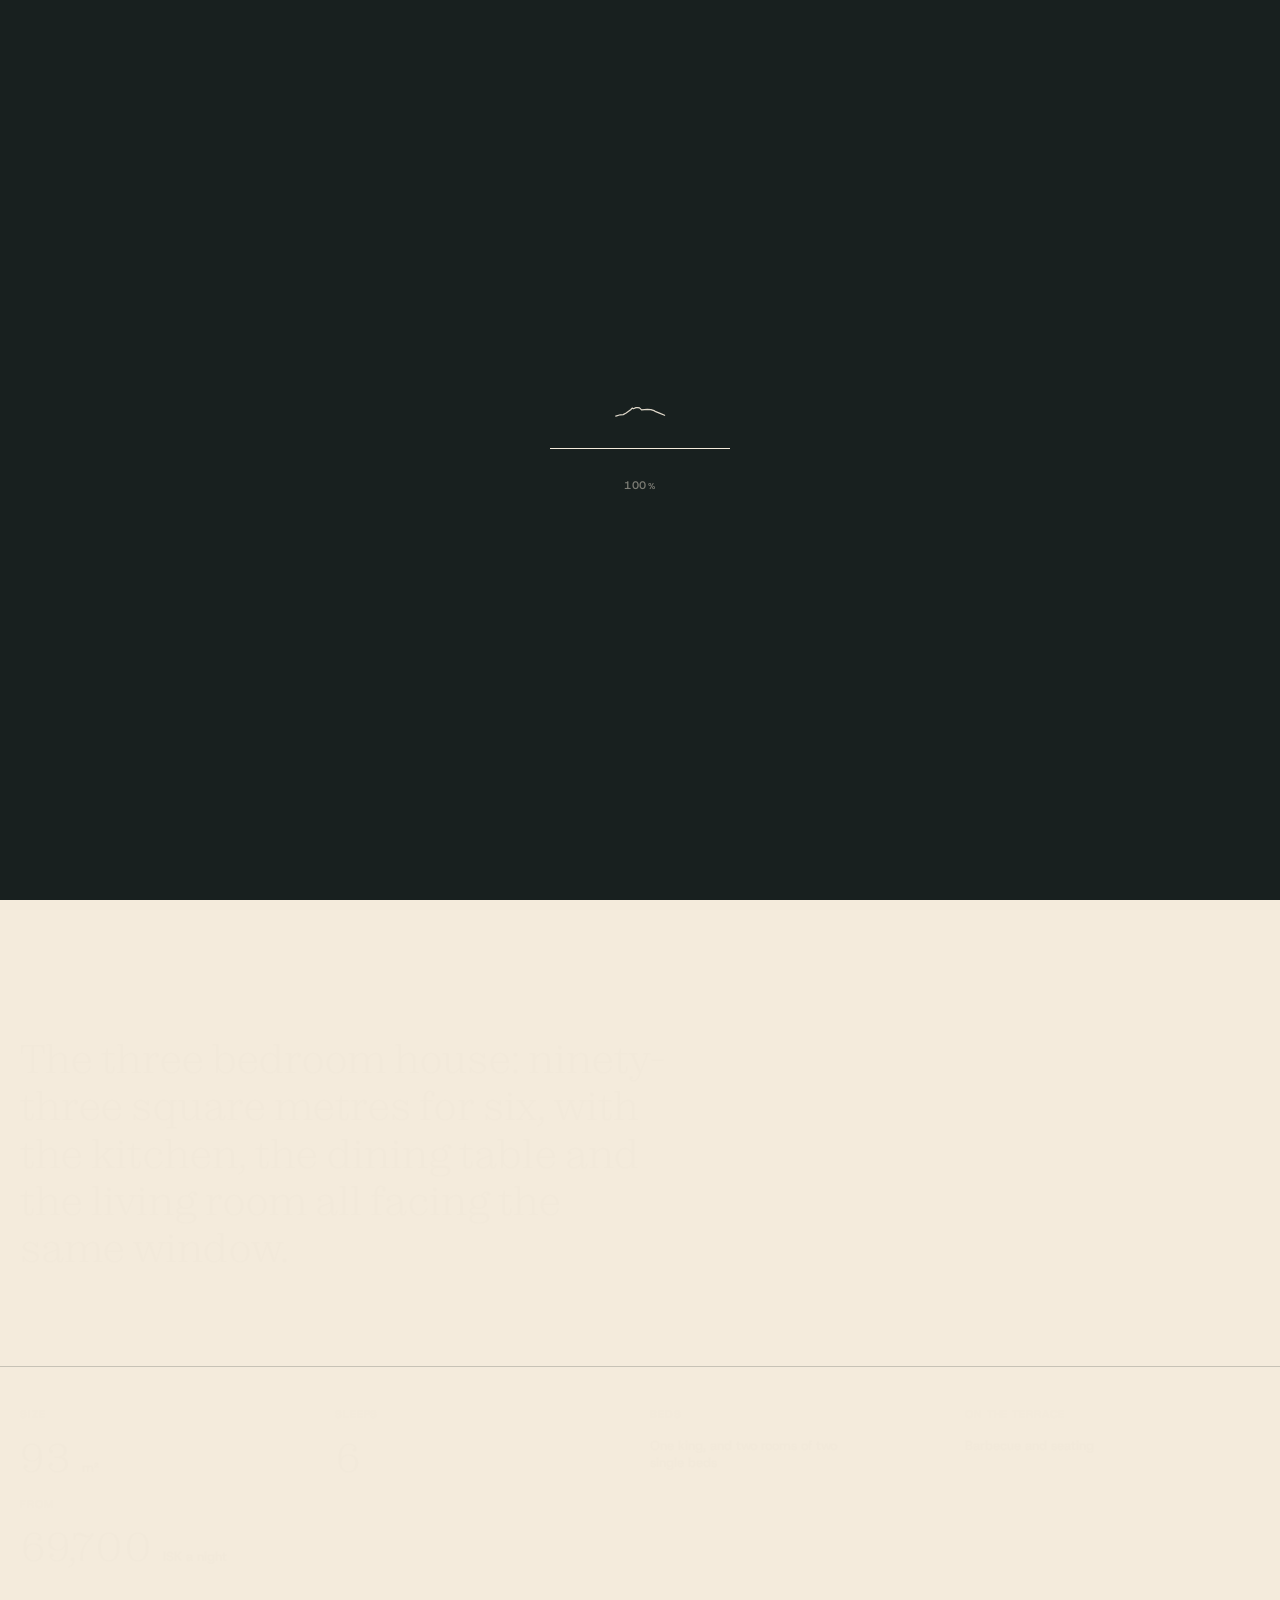
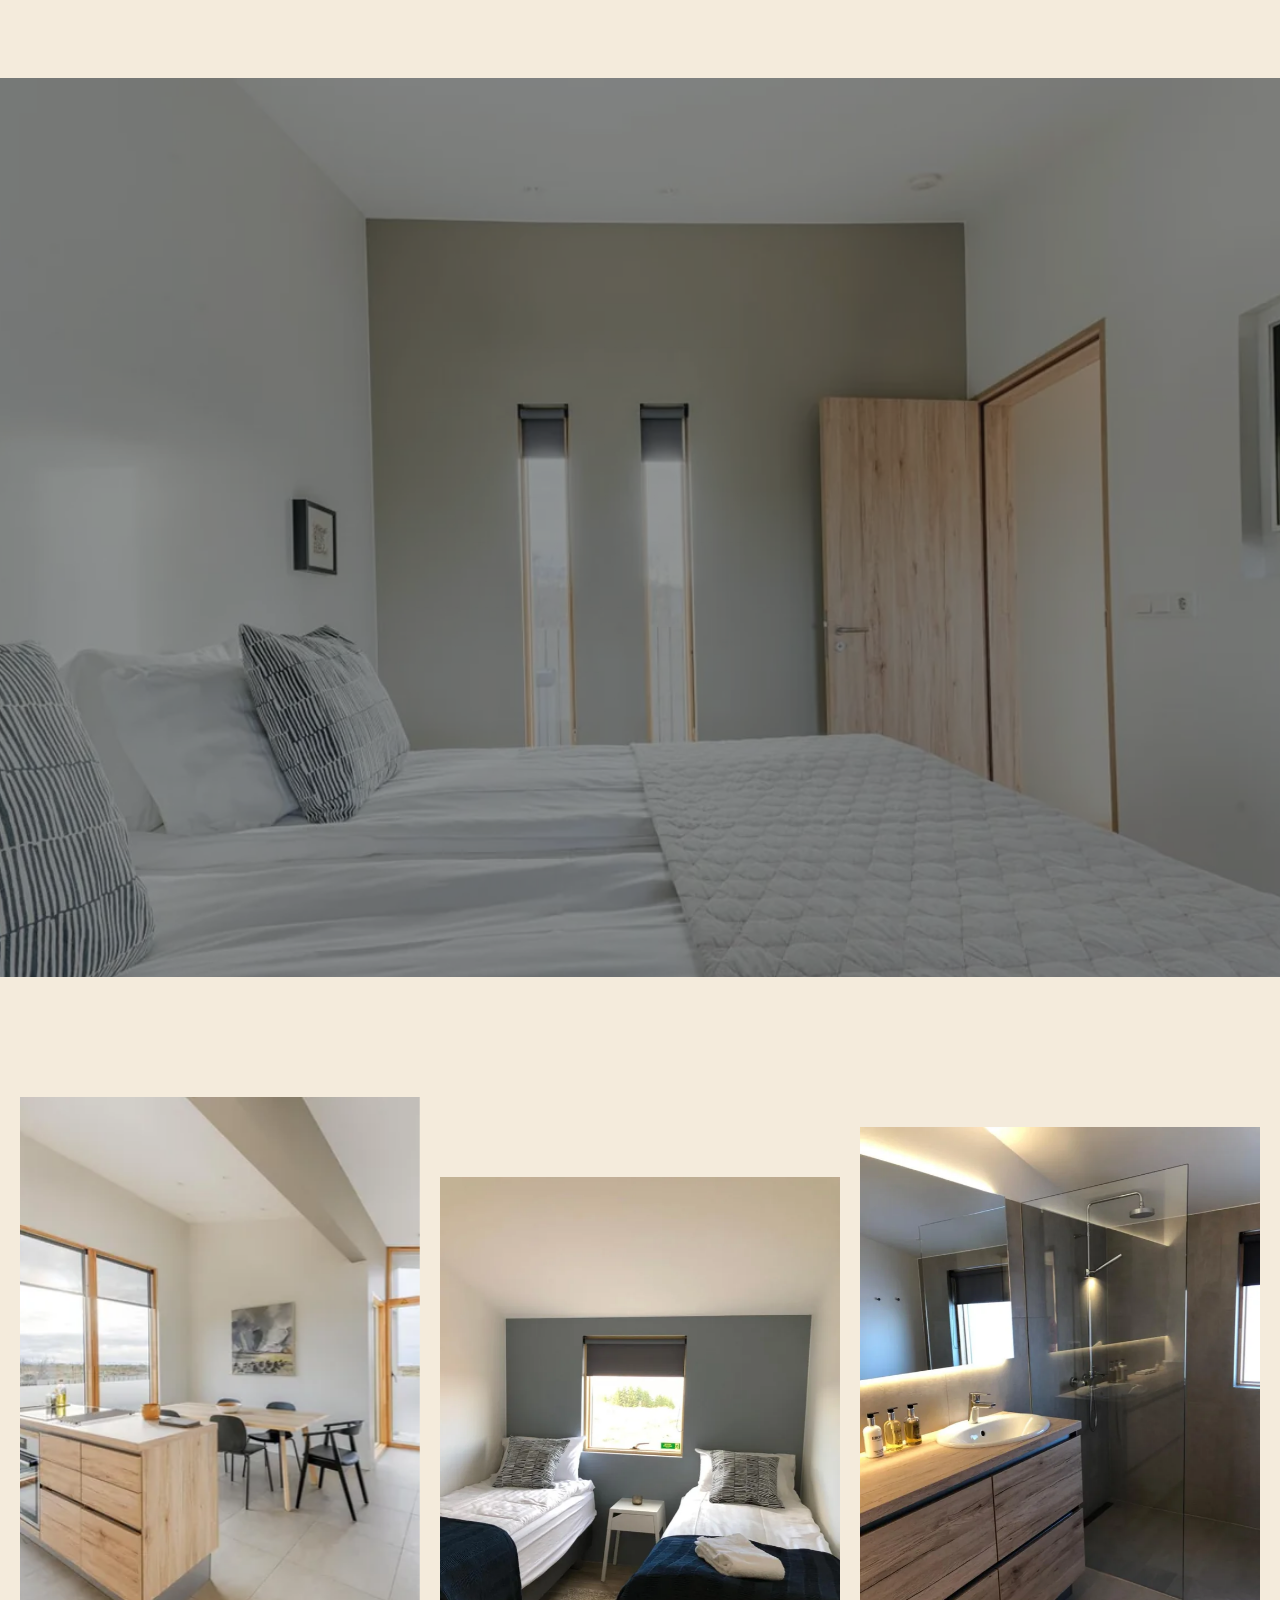
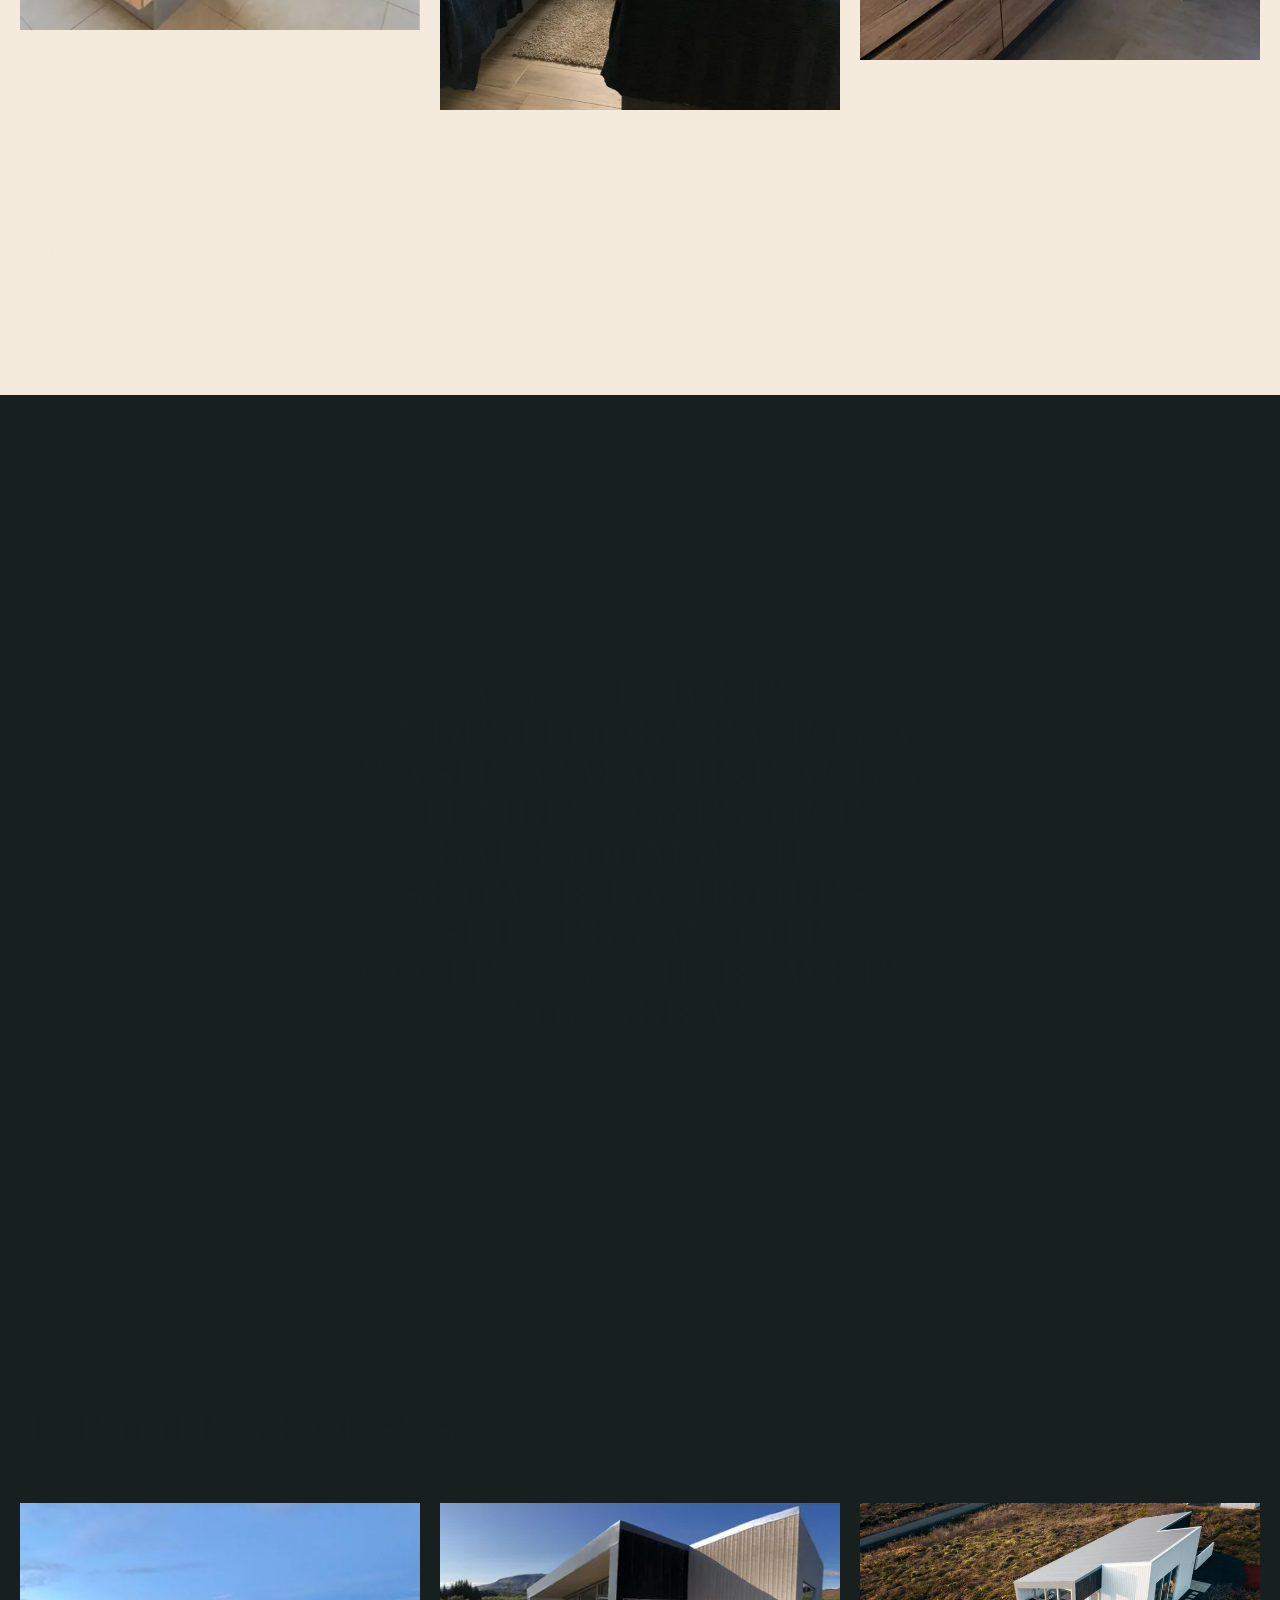
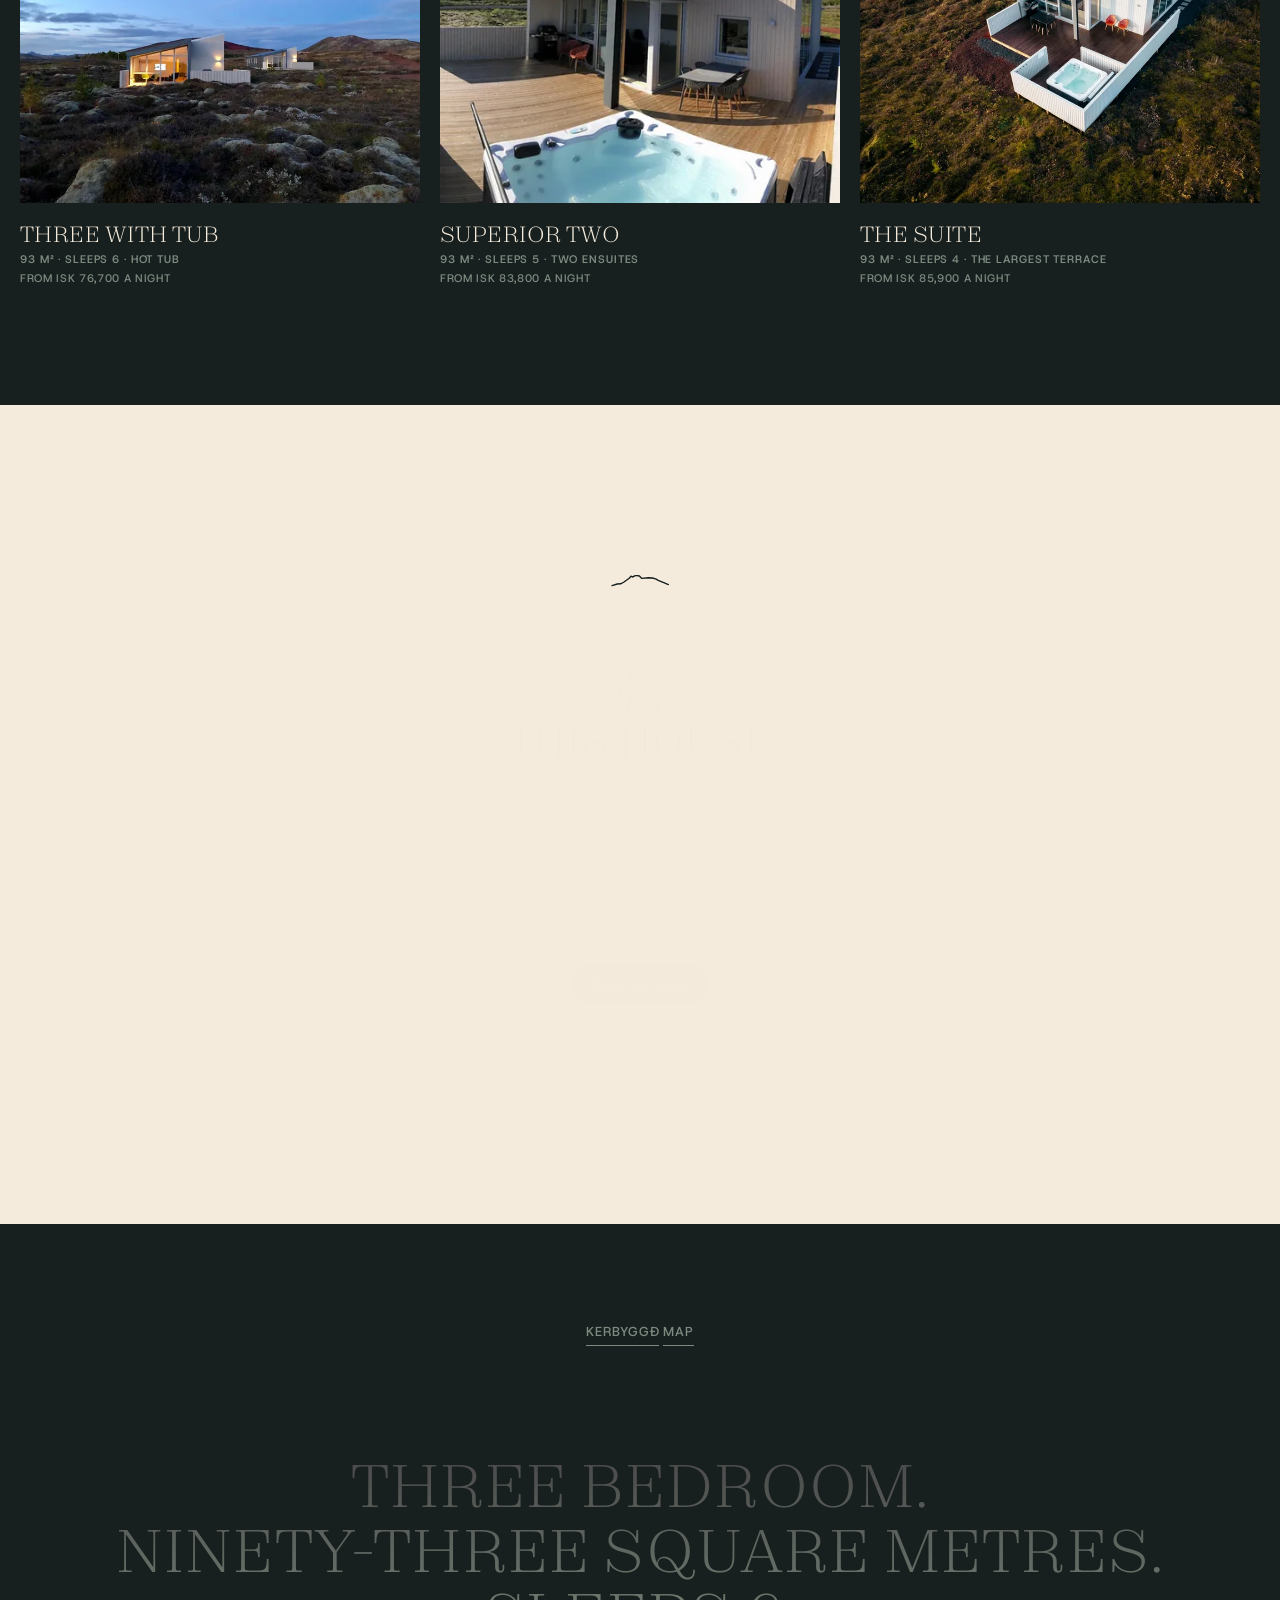
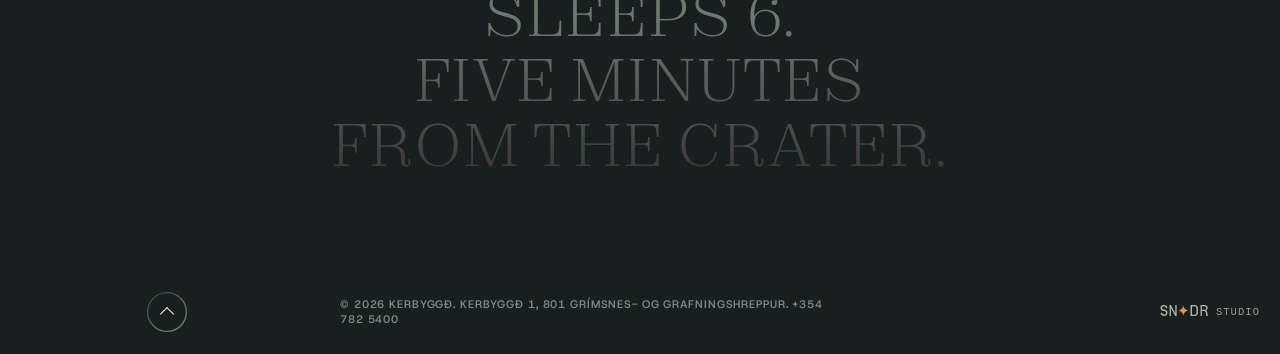
<file: house-three.html>
<!doctype html>
<html lang="en" class="no-js">
<head>
<meta charset="utf-8">
<meta name="viewport" content="width=device-width, initial-scale=1, viewport-fit=cover">
<title>Three bedroom — Kerbyggð, Golden Circle</title>
<meta name="description" content="The three bedroom house: ninety-three square metres for six, with the kitchen, the dining table and the living room all facing the same window.">
<meta name="robots" content="noindex, nofollow">
<meta name="theme-color" content="#18201F">
<link rel="icon" href="assets/img/favicon-32.png" type="image/png" sizes="32x32">
<link rel="apple-touch-icon" href="assets/img/favicon-180.png">
<link rel="preload" href="assets/fonts/Zodiak-Light.woff2" as="font" type="font/woff2" crossorigin>
<link rel="preload" href="assets/fonts/PinyonScript-latin.woff2" as="font" type="font/woff2" crossorigin>
<link rel="preload" href="assets/fonts/HostGrotesk-500.woff2" as="font" type="font/woff2" crossorigin>
<link rel="preload" href="assets/fonts/HostGrotesk-600.woff2" as="font" type="font/woff2" crossorigin>
<link rel="preload" href="assets/img/three-open-plan@1440.webp" as="image" type="image/webp" media="(min-width: 768px)">
<script type="application/ld+json">{"@context":"https://schema.org","@type":"Accommodation","name":"Three bedroom, Kerbyggð","description":"The three bedroom house: ninety-three square metres for six, with the kitchen, the dining table and the living room all facing the same window.","floorSize":{"@type":"QuantitativeValue","value":93,"unitCode":"MTK"},"occupancy":{"@type":"QuantitativeValue","maxValue":6},"address":{"@type":"PostalAddress","streetAddress":"Kerbyggð 1","addressLocality":"Grímsnes- og Grafningshreppur","postalCode":"801","addressCountry":"IS"}}</script>
<link rel="stylesheet" href="styles.css">
<script>
document.documentElement.classList.replace('no-js','js');
try{ if(sessionStorage.getItem('kerb-preloaded')) document.documentElement.classList.add('is-entering'); }catch(e){}
</script>
<script type="importmap">{"imports":{"three":"./assets/vendor/three.module.min.js"}}</script>
</head>
<body class="ui-dark">
<a class="skip" href="#house-intro">Skip to content</a>
<svg class="brand-sprite" aria-hidden="true" width="0" height="0" focusable="false">
<symbol id="wm-word" viewBox="0 0 985.14 100.00"><path d="M92.42857142857142 88.57142857142857 56.42857142857142 25.0 75.28571428571428 10.857142857142861C85.57142857142857 4.285714285714292 95.28571428571428 2.4285714285714306 105.71428571428571 1.4285714285714306V0.0H69.42857142857143V1.4285714285714306C79.14285714285714 2.4285714285714306 80.42857142857143 3.857142857142861 71.0 10.57142857142857L31.285714285714285 39.714285714285715V11.857142857142861C31.285714285714285 3.7142857142857224 37.57142857142857 2.5714285714285836 47.71428571428571 1.5714285714285836V0.142857142857153H5.857142857142857V1.5714285714285836C16.857142857142858 2.5714285714285836 22.285714285714285 3.7142857142857224 22.285714285714285 11.857142857142861V88.28571428571429C22.285714285714285 96.42857142857143 16.71428571428571 97.71428571428571 5.857142857142857 98.71428571428571V100.14285714285714H47.71428571428571V98.71428571428571C37.57142857142857 97.71428571428571 31.285714285714285 96.42857142857143 31.285714285714285 88.28571428571429V43.42857142857143L48.857142857142854 30.714285714285722L81.85714285714285 88.85714285714286C86.42857142857143 96.28571428571429 82.14285714285714 97.57142857142857 72.28571428571428 98.57142857142857V100.0H114.85714285714285V98.57142857142857C104.85714285714285 97.71428571428571 97.28571428571428 96.42857142857143 92.42857142857142 88.57142857142857Z M195.42857142857142 2.5714285714285836C211.0 2.5714285714285836 215.42857142857142 12.857142857142861 216.42857142857142 32.0H217.85714285714283V0.0H137.85714285714286V1.4285714285714306C148.0 2.4285714285714306 154.57142857142856 3.7142857142857224 154.57142857142856 11.714285714285722V88.28571428571429C154.57142857142856 96.28571428571429 148.0 97.57142857142857 137.85714285714286 98.57142857142857V100.0H217.85714285714283V68.0H216.42857142857142C215.57142857142856 86.14285714285714 211.42857142857142 97.42857142857143 197.85714285714283 97.42857142857143H163.42857142857142V31.142857142857153H172.42857142857142C188.42857142857142 31.142857142857153 194.42857142857142 36.57142857142858 202.57142857142856 56.42857142857143L204.0 56.0L188.85714285714283 11.42857142857143L187.42857142857142 11.857142857142861C191.0 26.57142857142857 188.57142857142856 28.57142857142857 172.42857142857142 28.57142857142857H163.42857142857142V2.5714285714285836H195.42857142857142Z M330.0 88.0C322.0 66.57142857142858 336.0 36.28571428571429 311.4285714285714 32.28571428571429C324.4285714285714 30.42857142857143 330.1428571428571 23.57142857142857 330.1428571428571 16.714285714285722C330.1428571428571 8.0 321.85714285714283 0.0 304.7142857142857 0.0H249.28571428571428V1.4285714285714306C260.1428571428571 2.4285714285714306 266.0 3.7142857142857224 266.0 11.714285714285722V88.28571428571429C266.0 96.28571428571429 260.1428571428571 97.57142857142857 249.28571428571428 98.57142857142857V100.0H291.57142857142856V98.57142857142857C281.4285714285714 97.57142857142857 274.85714285714283 96.42857142857143 274.85714285714283 88.28571428571429V33.14285714285715H300.57142857142856C327.7142857142857 33.14285714285715 313.0 69.42857142857143 321.4285714285714 89.85714285714286C325.4285714285714 99.57142857142857 331.7142857142857 100.28571428571429 340.85714285714283 100.42857142857143H343.57142857142856V99.0C336.2857142857143 99.0 333.0 96.0 330.0 88.0ZM301.0 30.57142857142857H274.85714285714283V2.5714285714285836H300.2857142857143C314.85714285714283 2.5714285714285836 320.57142857142856 10.0 320.57142857142856 16.85714285714286C320.57142857142856 23.57142857142857 314.85714285714283 30.57142857142857 301.0 30.57142857142857Z M425.1428571428571 32.42857142857143C437.0 31.285714285714292 446.71428571428567 24.85714285714286 446.71428571428567 16.714285714285722C446.71428571428567 7.428571428571431 437.71428571428567 0.0 420.0 0.0H366.57142857142856V1.4285714285714306C377.57142857142856 2.4285714285714306 383.2857142857143 3.7142857142857224 383.2857142857143 11.714285714285722V88.28571428571429C383.2857142857143 96.28571428571429 377.4285714285714 97.57142857142857 366.57142857142856 98.57142857142857V100.0H416.2857142857143C442.85714285714283 100.0 451.85714285714283 83.28571428571429 451.85714285714283 65.0C451.85714285714283 50.28571428571429 441.71428571428567 35.14285714285715 425.1428571428571 32.42857142857143ZM414.85714285714283 2.5714285714285836C431.57142857142856 2.5714285714285836 437.2857142857143 9.857142857142861 437.2857142857143 17.0C437.2857142857143 24.0 431.57142857142856 30.714285714285722 415.57142857142856 30.714285714285722H392.1428571428571V2.5714285714285836H414.85714285714283ZM412.4285714285714 97.42857142857143H392.1428571428571V33.28571428571429H412.4285714285714C433.57142857142856 33.28571428571429 442.1428571428571 49.42857142857143 442.1428571428571 65.85714285714286C442.1428571428571 82.57142857142857 436.0 97.42857142857143 412.4285714285714 97.42857142857143Z M510.71428571428567 98.57142857142857V100.0H553.0V98.57142857142857C542.2857142857142 97.57142857142857 536.4285714285714 96.42857142857143 536.2857142857142 88.28571428571429V55.0L560.0 11.142857142857153C564.5714285714286 3.7142857142857224 572.4285714285714 2.4285714285714306 581.8571428571428 1.4285714285714306V0.0H546.8571428571428V1.4285714285714306C556.4285714285714 2.285714285714292 561.2857142857142 4.0 557.1428571428571 10.42857142857143L535.4285714285714 50.85714285714286L512.1428571428571 10.857142857142861C507.2857142857143 4.0 511.85714285714283 2.4285714285714306 521.7142857142857 1.4285714285714306V0.0H479.2857142857143V1.4285714285714306C488.4285714285714 2.285714285714292 496.1428571428571 3.5714285714285836 501.4285714285714 10.42857142857143L527.4285714285714 55.42857142857143V88.28571428571429C527.4285714285714 96.42857142857143 520.8571428571428 97.57142857142857 510.71428571428567 98.57142857142857Z M673.8571428571428 37.142857142857146V38.57142857142858C684.1428571428571 39.57142857142858 690.5714285714286 40.85714285714286 690.5714285714286 48.85714285714286V87.71428571428572C684.5714285714286 94.14285714285714 674.4285714285714 99.57142857142857 659.5714285714286 99.57142857142857C632.8571428571428 99.57142857142857 619.0 76.42857142857143 619.0 50.85714285714286C619.0 24.0 633.7142857142857 0.4285714285714306 660.0 0.4285714285714306C676.0 0.4285714285714306 690.7142857142857 10.857142857142861 696.4285714285714 32.42857142857143H697.8571428571428L694.7142857142857 9.0C687.1428571428571 2.7142857142857224 675.5714285714286 -2.142857142857139 659.8571428571428 -2.142857142857139C631.8571428571428 -2.142857142857139 609.2857142857142 18.142857142857153 609.2857142857142 50.714285714285715C609.2857142857142 80.0 631.0 102.14285714285714 658.8571428571428 102.14285714285714C674.1428571428571 102.14285714285714 684.5714285714286 97.14285714285714 690.5714285714286 91.57142857142857L699.4285714285714 102.14285714285714V48.85714285714286C699.4285714285714 40.85714285714286 705.1428571428571 39.57142857142858 716.1428571428571 38.57142857142858V37.142857142857146H673.8571428571428Z M809.1428571428571 37.142857142857146V38.57142857142858C819.4285714285713 39.57142857142858 825.8571428571428 40.85714285714286 825.8571428571428 48.85714285714286V87.71428571428572C819.8571428571428 94.14285714285714 809.7142857142857 99.57142857142857 794.8571428571428 99.57142857142857C768.1428571428571 99.57142857142857 754.2857142857142 76.42857142857143 754.2857142857142 50.85714285714286C754.2857142857142 24.0 769.0 0.4285714285714306 795.2857142857142 0.4285714285714306C811.2857142857142 0.4285714285714306 826.0 10.857142857142861 831.7142857142857 32.42857142857143H833.1428571428571L830.0 9.0C822.4285714285713 2.7142857142857224 810.8571428571428 -2.142857142857139 795.1428571428571 -2.142857142857139C767.1428571428571 -2.142857142857139 744.5714285714286 18.142857142857153 744.5714285714286 50.714285714285715C744.5714285714286 80.0 766.2857142857142 102.14285714285714 794.1428571428571 102.14285714285714C809.4285714285713 102.14285714285714 819.8571428571428 97.14285714285714 825.8571428571428 91.57142857142857L834.7142857142857 102.14285714285714V48.85714285714286C834.7142857142857 40.85714285714286 840.4285714285713 39.57142857142858 851.4285714285713 38.57142857142858V37.142857142857146H809.1428571428571Z M873.8571428571428 48.57142857142858V51.42857142857143H891.1428571428571V88.71428571428572C891.1428571428571 96.28571428571429 886.1428571428571 97.57142857142857 875.4285714285713 98.57142857142857V100.0H924.8571428571428C959.4285714285713 100.0 975.0 77.0 975.0 50.28571428571429C975.0 22.714285714285722 959.4285714285713 0.0 924.0 0.0H875.4285714285713V1.4285714285714306C886.1428571428571 2.4285714285714306 891.1428571428571 3.5714285714285836 891.1428571428571 11.285714285714292V48.57142857142858H873.8571428571428ZM919.5714285714286 97.42857142857143H900.0V51.42857142857143H925.1428571428571V48.57142857142858H900.0V2.5714285714285836H919.1428571428571C952.5714285714286 2.5714285714285836 965.4285714285713 24.142857142857153 965.4285714285713 50.57142857142858C965.4285714285713 76.42857142857143 953.1428571428571 97.42857142857143 919.5714285714286 97.42857142857143Z" fill="currentColor"/></symbol>
<symbol id="wm-ridge" viewBox="0 0 300 62"><path d="M 10 53 L 36 45 L 53 44 L 70 35 L 96 16 L 105 6 L 112 10 L 129 2 L 147 5 L 159 17 L 192 14 L 213 15 L 231 21 L 241 27 L 266 37 L 292 48 M 159 17 L 140 29 L 117 45 M 231 21 L 209 33 L 189 46" stroke="currentColor" stroke-width="5.6" stroke-linecap="round" stroke-linejoin="round" fill="none"/></symbol>
<symbol id="wm-ridge-s" viewBox="0 0 300 62"><path d="M 10 53 L 36 45 L 53 44 L 70 35 L 96 16 L 105 6 L 112 10 L 129 2 L 147 5 L 159 17 L 192 14 L 213 15 L 231 21 L 241 27 L 266 37 L 292 48" stroke="currentColor" stroke-width="7" stroke-linecap="round" stroke-linejoin="round" fill="none"/></symbol>
</svg>

<div class="preloader" id="preloader" aria-hidden="true">
  <div class="preloader__inner">
    <svg class="preloader__mark" viewBox="0 0 300 62" aria-hidden="true"><use href="#wm-ridge-s"/></svg>
    <div class="preloader__bar"><span id="preloader-fill"></span></div>
    <div class="preloader__counter"><b id="preloader-counter">0</b><i>%</i></div>
  </div>
</div>
<div class="page-overlay" id="page-overlay"></div>

<header class="header ui-dark ui-gradient header--top" id="header">
  <div class="header__row">
    <div class="header__left">
      <button class="btn btn--link header__menu js-menu-toggle" type="button" aria-expanded="false" aria-controls="menu">
        <span class="header__burger" aria-hidden="true"><i></i><i></i></span>
        <span class="header__menu-words"><span class="header__menu-word header__menu-word--open">Menu</span><span class="header__menu-word header__menu-word--close">Close</span></span>
      </button>
    </div>
    <a class="header__logo" href="index.html" aria-label="Kerbyggð, back to the front page">
      <span class="header__logo-text">
        <svg class="header__logo-ridge" viewBox="0 0 300 62" aria-hidden="true"><use href="#wm-ridge"/></svg>
        <svg class="header__logo-word" viewBox="0 0 985.14 100" aria-hidden="true"><use href="#wm-word"/></svg>
      </span>
    </a>
    <div class="header__right">
      <a class="btn btn--underline header__map" href="index.html#locations"><span class="btn__underline">Map</span></a>
      <a class="btn btn--underline header__book" data-booking href="https://property.godo.is/book-kerbyggd" target="_blank" rel="noopener"><span class="btn__underline">Book direct</span></a>
    </div>
  </div>
</header>

<div class="modal modal--menu is-hidden" id="menu" aria-hidden="true">
  <div class="modal__bg"><img class="modal__img" src="assets/img/paint-house-dusk@1440.webp" alt="" loading="lazy" width="1440" height="804"></div>
  <div class="modal__scroller js-menu-scroller">
    <ol class="menu__list js-menu-list">
      <li><a class="menu__link" href="index.html"><span class="menu__label text-small">Back</span><span class="menu__title h1">Kerbyggð</span></a></li>
      <li><a class="menu__link is-active" href="house-three.html"><span class="menu__label text-small">House 1</span><span class="menu__title h1">Three bedroom</span></a></li>
      <li><a class="menu__link" href="house-three-tub.html"><span class="menu__label text-small">House 2</span><span class="menu__title h1">Three with tub</span></a></li>
      <li><a class="menu__link" href="house-superior.html"><span class="menu__label text-small">House 3</span><span class="menu__title h1">Superior two</span></a></li>
      <li><a class="menu__link" href="house-suite.html"><span class="menu__label text-small">House 4</span><span class="menu__title h1">The suite</span></a></li>
      <li><a class="menu__link" href="index.html#locations"><span class="menu__label text-small">Chapter 5</span><span class="menu__title h1">Golden Circle</span></a></li>
      <li><a class="menu__link" href="index.html#contact"><span class="menu__label text-small">Chapter 7</span><span class="menu__title h1">Book direct</span></a></li>
    </ol>
  </div>
</div>

<div class="c-scrollbar" id="scrollbar" aria-hidden="true"><span class="c-scrollbar__thumb"></span></div>

<main class="page-content" id="page">

<!-- house hero -->
<section class="section section--top section--full-height ui-dark ui-background-alt" id="top" data-themed="ui-dark ui-gradient ui-intro" data-reveal-root>
  <div class="sticky sticky--full-height sticky--under-next" data-parallax-pattern="sectionOutTiny">
    <div class="sticky__layer sticky__layer--sticky intro">
      <div class="intro__media" data-reveal="zoom-in block">
        <img class="intro__img" src="assets/img/three-open-plan@1440.webp" srcset="assets/img/three-open-plan@720.webp 720w, assets/img/three-open-plan@1440.webp 1440w, assets/img/three-open-plan@1920.webp 1920w, assets/img/three-open-plan@2560.webp 2560w" sizes="100vw" alt="A king bed under the vaulted ceiling" fetchpriority="high">
      </div>
      <h1 class="intro__title" data-reveal-group data-reveal-delay="400">
        <span class="text-subtitle intro__script" data-reveal="subtitle">Room for</span>
        <span class="h0 intro__serif" data-reveal="title">THREE BEDROOM</span>
      </h1>
      <div class="intro__arrow" data-reveal="slide-in-bottom block" data-reveal-delay="900">
        <a class="btn btn--gradient btn--arrow-down" href="#house-intro" aria-label="Read about this house"><svg viewBox="0 0 40 40" aria-hidden="true"><defs><linearGradient id="g-ring-r" x1="0" y1="0" x2="1" y2="1"><stop offset="0" stop-color="#3A443E"/><stop offset="1" stop-color="#7C8A80"/></linearGradient></defs><circle cx="20" cy="20" r="19.35" fill="none" stroke="url(#g-ring-r)" stroke-width="1.3"/></svg><span class="btn__arrow" aria-hidden="true"></span></a>
      </div>
      <a class="button-3d" href="index.html#collection" data-reveal="fade-in block" data-reveal-delay="900">
        <span class="button-3d__media"><img src="assets/img/paint-house-day@720.webp" alt="" loading="lazy" width="720" height="402"></span>
        <span class="button-3d__text"><span class="button-3d__big">All houses</span><span class="text-small">Back to the four</span></span>
        <span class="btn btn--square btn--outline-plus" aria-hidden="true"><i></i></span>
      </a>
    </div>
  </div>
</section>

<!-- facts + intro -->
<section class="section ui-light l-room-intro" id="house-intro" data-themed="ui-light" data-reveal-root>
  <div class="l-room-intro__head" data-reveal-group data-reveal-delay="200">
    <p class="h2 l-room-intro__lead" data-reveal="title">The three bedroom house: ninety-three square metres for six, with the kitchen, the dining table and the living room all facing the same window.</p>
  </div>
  <dl class="l-room-facts" data-reveal-group>
    <div class="l-room-facts__item" data-reveal="text"><dt class="text-small">Size</dt><dd><span class="l-room-facts__n">93</span> m²</dd></div>
    <div class="l-room-facts__item" data-reveal="text"><dt class="text-small">Sleeps</dt><dd><span class="l-room-facts__n">6</span></dd></div>
    <div class="l-room-facts__item" data-reveal="text"><dt class="text-small">Beds</dt><dd>One king, and two rooms of two single beds</dd></div>
    <div class="l-room-facts__item" data-reveal="text"><dt class="text-small">On the terrace</dt><dd>Barbecue and seating</dd></div>
    <div class="l-room-facts__item l-room-facts__item--price" data-reveal="text"><dt class="text-small">From</dt><dd><span class="l-room-facts__n">69,700</span> ISK a night</dd></div>
  </dl>
</section>

<!-- statement over the pinned still -->
<section class="section ui-dark ui-background-alt l-room-still" data-themed="ui-dark" data-reveal-root>
  <div class="l-room-still__bg appear" data-parallax-pattern="backgroundMove" data-parallax-measure=".section">
    <img data-img="three-bed-king" data-w="720 1440 1920" sizes="100vw" alt="A king bed under the vaulted ceiling" width="1440" height="979">
  </div>
  <div class="l-room-still__copy" data-reveal-group data-reveal-delay="300">
    <p class="h1 text-center" data-reveal="title">THREE BEDROOMS, ONE LONG ROOM, AND THE MOUNTAINS THROUGH THE GLASS</p>
  </div>
</section>

<!-- gallery -->
<section class="section ui-light l-room-gallery" data-themed="ui-light" data-reveal-root>
  <div class="l-room-gallery__row">
    <figure class="l-room-gallery__item l-room-gallery__item--1 parallax-image-move appear" data-parallax-pattern="imageMove"><img data-img="three-kitchen" data-w="720 1440 1920" sizes="30vw" alt="The kitchen and the tall windows" width="1440" height="979"><figcaption class="text-small">The kitchen and the tall windows</figcaption></figure>
    <figure class="l-room-gallery__item l-room-gallery__item--2 parallax-image-move appear" data-parallax-pattern="imageMove"><img data-img="three-twin" data-w="720 1440 1920" sizes="30vw" alt="A bedroom with two single beds" width="1440" height="979"><figcaption class="text-small">A bedroom with two single beds</figcaption></figure>
    <figure class="l-room-gallery__item l-room-gallery__item--3 parallax-image-move appear" data-parallax-pattern="imageMove"><img data-img="three-bath" data-w="720 1440 1920" sizes="30vw" alt="The bathroom, sink and shower" width="1440" height="979"><figcaption class="text-small">The bathroom, sink and shower</figcaption></figure>
  </div>
  <p class="l-room-gallery__note text-small" data-reveal="text">The barbecue on the terrace is available from the first of May to the first of November.</p>
</section>

<!-- what every house has -->
<section class="section ui-dark l-room-still" data-themed="ui-dark" data-reveal-root>
  <div class="l-room-still__copy" data-reveal-group data-reveal-delay="200">
    <p class="text-small text-center" data-reveal="text">In every house</p>
    <p class="h2 text-center" data-reveal="title">A FULL KITCHEN, UNDERFLOOR HEATING, A WASHING MACHINE AND A TUMBLE DRYER. ONE BATHROOM WITH A SHOWER. BATHROBES, SLIPPERS AND THE COFFEE ARE THERE WHEN YOU ARRIVE.</p>
  </div>
</section>

<!-- the other houses -->
<section class="section ui-dark l-room-others" data-themed="ui-dark" data-reveal-root>
  <h2 class="h2 l-room-others__title" data-reveal="title">THE OTHER HOUSES</h2>
  <ul class="l-room-others__list">
    <li><a class="l-room-others__card" href="house-three-tub.html">
      <span class="l-room-others__media appear"><img data-img="three-exterior" data-w="720 1440 1920" sizes="30vw" alt="" width="1440" height="979"></span>
      <span class="l-room-others__name h3">THREE WITH TUB</span>
      <span class="text-small">93 m² · sleeps 6 · hot tub<span class="l-room-others__price">From ISK 76,700 a night</span></span>
    </a></li>
    <li><a class="l-room-others__card" href="house-superior.html">
      <span class="l-room-others__media appear"><img data-img="superior-tub" data-w="720 1440 1920" sizes="30vw" alt="" width="1440" height="979"></span>
      <span class="l-room-others__name h3">SUPERIOR TWO</span>
      <span class="text-small">93 m² · sleeps 5 · two ensuites<span class="l-room-others__price">From ISK 83,800 a night</span></span>
    </a></li>
    <li><a class="l-room-others__card" href="house-suite.html">
      <span class="l-room-others__media appear"><img data-img="suite-aerial" data-w="720 1440 1920 2400" sizes="30vw" alt="" width="1440" height="979"></span>
      <span class="l-room-others__name h3">THE SUITE</span>
      <span class="text-small">93 m² · sleeps 4 · the largest terrace<span class="l-room-others__price">From ISK 85,900 a night</span></span>
    </a></li>
  </ul>
</section>

<!-- book -->
<section class="section ui-light l-room-stay" id="contact" data-themed="ui-light" data-reveal-root>
  <div class="register__form ui-light ui-background" data-reveal-group>
    <svg class="register__logo" viewBox="0 0 300 62" aria-hidden="true"><use href="#wm-ridge-s"/></svg>
    <p class="register__title"><span class="text-subtitle" data-reveal="subtitle">Book</span><span class="h2" data-reveal="title">THIS HOUSE</span></p>
    <p class="register__text" data-reveal="text">Booked here: a bottle of sparkling wine on arrival, and ten percent off any stay over four days. Kerbyggð 1, 801 Grímsnes. +354 782 5400.</p>
    <div class="register__actions" data-reveal="fade-in slow">
      <a class="btn btn--primary" data-booking href="https://property.godo.is/book-kerbyggd" target="_blank" rel="noopener">Check the dates</a>
      <a class="btn btn--underline" href="mailto:kerhotel@kerhotel.is"><span class="btn__underline">kerhotel@kerhotel.is</span></a>
    </div>
  </div>
</section>

<footer class="section section--no-overflow ui-dark footer" id="footer" data-themed="ui-dark" data-reveal-root>
  <div class="footer__top js-hide-header">
    <nav class="footer__menu">
      <a class="btn btn--underline text-small" href="index.html"><span class="btn__underline">Kerbyggð</span></a>
      <a class="btn btn--underline text-small" href="index.html#locations"><span class="btn__underline">Map</span></a>
    </nav>
  </div>
  <div class="footer__headline js-mask-text">
    <p class="h1 footer__text">THREE BEDROOM.<br>NINETY-THREE SQUARE METRES.<br>SLEEPS 6.<br>FIVE MINUTES<br>FROM THE CRATER.</p>
    <p class="h1 footer__text footer__text--mask" aria-hidden="true">THREE BEDROOM.<br>NINETY-THREE SQUARE METRES.<br>SLEEPS 6.<br>FIVE MINUTES<br>FROM THE CRATER.</p>
  </div>
  <div class="footer__bottom row">
    <div class="col col--md-2 col--md-offset-1">
      <a class="btn btn--gradient btn--arrow-up" href="#top" aria-label="Back to top"><svg viewBox="0 0 40 40" aria-hidden="true"><defs><linearGradient id="g-ring-u" x1="0" y1="0" x2="1" y2="1"><stop offset="0" stop-color="#3A443E"/><stop offset="1" stop-color="#7C8A80"/></linearGradient></defs><circle cx="20" cy="20" r="19.35" fill="none" stroke="url(#g-ring-u)" stroke-width="1.3"/></svg><span class="btn__arrow" aria-hidden="true"></span></a>
    </div>
    <p class="col col--md-5 text-small footer__copy">© 2026 Kerbyggð. Kerbyggð 1, 801 Grímsnes- og Grafningshreppur. +354 782 5400</p>
    <p class="col col--md-3 footer__credit"><a class="sndr" href="https://sndrstudio.is" target="_blank" rel="noopener" aria-label="Hannað af SNDR Studio" data-logotype><span class="sndr__mark">SN<i>✦</i>DR</span><span class="sndr__studio">STUDIO</span></a></p>
  </div>
</footer>

</main>
<script type="module" src="app.js"></script>
</body>
</html>
</file>
<file: styles.css>
/* ============================================================
   Kerbyggð — the Hótel Holt system, re-skinned
   tokens · type · grid · buttons · sticky primitive · reveals ·
   chapter layouts · mobile

   Same engine, same structure, same motion constants. What changed:
   the five colours are sampled from the commissioned watercolours
   (see DESIGN.md §2), and the wordmark is drawn artwork, not type.
   ============================================================ */

/* ---------- fonts ---------- */
@font-face{font-family:"Zodiak";src:url("assets/fonts/Zodiak-Light.woff2") format("woff2");font-weight:300;font-style:normal;font-display:swap}
/* Sprat is the wordmark's face. It is loaded for the few places the brand name
   is set as live text (the ring, the cards); the logo lockup itself is outlines
   in wordmark.svg and does not wait for this file. */
@font-face{font-family:"Sprat";src:url("assets/fonts/Sprat-Light.woff2") format("woff2");font-weight:300;font-display:swap}
@font-face{font-family:"Pinyon";src:url("assets/fonts/PinyonScript-latin-ext.woff2") format("woff2");font-weight:400;font-display:swap;unicode-range:U+0100-02AF,U+0304,U+0308,U+0329,U+1E00-1E9F,U+1EF2-1EFF,U+2020,U+20A0-20AB,U+20AD-20C0,U+2113,U+2C60-2C7F,U+A720-A7FF}
@font-face{font-family:"Pinyon";src:url("assets/fonts/PinyonScript-latin.woff2") format("woff2");font-weight:400;font-display:swap}
@font-face{font-family:"Host";src:url("assets/fonts/HostGrotesk-400.woff2") format("woff2");font-weight:400;font-display:swap}
@font-face{font-family:"Host";src:url("assets/fonts/HostGrotesk-500.woff2") format("woff2");font-weight:500;font-display:swap}
@font-face{font-family:"Host";src:url("assets/fonts/HostGrotesk-600.woff2") format("woff2");font-weight:600;font-display:swap}

/* ---------- tokens ---------- */
:root{
  --c-deep:#0F1514;
  --c-ink:#18201F;
  --c-lichen:#7C8A80;
  --c-paper:#F4EBDC;
  --spacing:20px;
  --btn-height:30px;
  --font-serif:"Zodiak","TT Ramillas",Georgia,serif;
  --font-script:"Pinyon","Altesse Std",cursive;
  --font-sans:"Host","TT Commons Pro",Helvetica,Arial,sans-serif;
  --ease-house:cubic-bezier(.7,0,.3,1);
  --ease-title:cubic-bezier(.29,.52,.5,1);
  --ease-slide:cubic-bezier(.29,.73,.45,1);
  --d-fast:.2s;--d-normal:.4s;--d-slow:1s;--d-block:1.6s;
  --header-h:60px;
  /* light theme defaults */
  --t-background:#F4EBDC;--t-background-alt:#F4EBDC;--t-text:#18201F;--t-heading:#18201F;
  --t-primary:#7C8A80;--t-primary-alt:#7C8A80;--t-line:rgba(24,32,31,.2);--t-line-alt:rgba(24,32,31,.1);--t-small:rgba(24,32,31,.5);
}
@media (min-width:1440px) and (min-height:700px){:root{--spacing:30px}}
@media (min-width:1920px) and (min-height:700px){:root{--btn-height:40px}}
@media (min-width:2400px){:root{--spacing:40px}}

.ui-light{--t-background:#F4EBDC;--t-background-alt:#F4EBDC;--t-text:#18201F;--t-heading:#18201F;--t-primary:#7C8A80;--t-primary-alt:#7C8A80;--t-line:rgba(24,32,31,.2);--t-line-alt:rgba(24,32,31,.1);--t-small:rgba(24,32,31,.5);color:var(--t-text)}
.ui-dark{--t-background:#18201F;--t-background-alt:#0F1514;--t-text:#F4EBDC;--t-heading:#F4EBDC;--t-primary:#7C8A80;--t-primary-alt:rgba(244,235,220,.5);--t-line:rgba(244,235,220,.1);--t-line-alt:rgba(244,235,220,.1);--t-small:#7C8A80;color:var(--t-text)}
.ui-background{background:var(--t-background)}
.ui-background-alt{background:var(--t-background-alt)}
.section.ui-light{background:var(--t-background)}
.section.ui-dark{background:var(--t-background)}
.section.ui-dark.ui-background-alt{background:#0F1514}
.text-color-primary{color:var(--t-primary)}
.text-color-primary-alt{color:var(--t-primary-alt)}

/* ---------- reset ---------- */
*,*::before,*::after{box-sizing:border-box}
html{font-size:10px;-webkit-text-size-adjust:100%;background:#18201F;scroll-behavior:auto;scrollbar-width:none;color-scheme:dark}
a,button,.btn{touch-action:manipulation;-webkit-tap-highlight-color:transparent}
.skip{position:fixed;top:var(--spacing);left:50%;transform:translate(-50%,-200%);z-index:20;padding:8px 14px;background:#F4EBDC;color:#18201F;font-size:1.3rem;border-radius:15px;transition:transform var(--d-normal) var(--ease-house)}
.skip:focus-visible{transform:translate(-50%,0)}
html::-webkit-scrollbar{display:none}
html.no-scroll-smooth{scrollbar-width:auto}
html.no-scroll-smooth::-webkit-scrollbar{display:initial}
body{margin:0;background:#18201F;color:#F4EBDC;font-family:var(--font-sans);font-size:1.3rem;font-weight:500;line-height:1.23;-webkit-font-smoothing:antialiased;overscroll-behavior:none}
html.with-modal,html.with-modal body{overflow:hidden}
h1,h2,h3,p,figure,ul,ol{margin:0;padding:0}
ul,ol{list-style:none}
img{display:block;max-width:100%}
a{color:inherit;text-decoration:none}
button{font:inherit;color:inherit;background:none;border:0;padding:0;cursor:pointer}
em{font-style:italic}
:focus-visible{outline:none;box-shadow:0 0 0 2px var(--t-text)}
::selection{background:#7C8A80;color:#F4EBDC}

/* ---------- type scale ---------- */
.h0,.h1,.h2,.h3,h1,h2{font-family:var(--font-serif);font-weight:300;letter-spacing:.02em;text-transform:uppercase;color:var(--t-heading)}
.h0{font-size:9rem;line-height:1}
.h1,h1{font-size:6rem;line-height:1.083}
.h2,h2{font-size:4rem;line-height:1}
.h3{font-size:2.2rem;line-height:1.27}
.text-subtitle{font-family:var(--font-script);font-weight:400;font-size:8rem;line-height:1;letter-spacing:0;text-transform:none;color:var(--t-heading)}
.text-subtitle-small{font-family:var(--font-script);font-weight:400;font-size:5rem;line-height:1.2;letter-spacing:0;text-transform:none;color:var(--t-heading)}
.text-small{font-size:1.1rem;font-weight:600;line-height:1.36;letter-spacing:.08em;text-transform:uppercase}
.text-small>span:not(.word):not(.line),.text-small .word>span{display:block;color:var(--t-small);font-weight:500;letter-spacing:.06em}
.text-center{text-align:center}
@media (min-width:1920px) and (min-height:700px){
  .h0{font-size:11.4rem}.h1,h1{font-size:8rem}.h2,h2{font-size:5rem}.h3{font-size:2.8rem}
  .text-subtitle{font-size:10rem}.text-subtitle-small{font-size:6rem}
}
@media (min-width:2400px){
  html{font-size:13px}
}
@media (max-width:767px){
  .h0{font-size:4.8rem}.h1,h1{font-size:3.6rem;line-height:1.11}.h2,h2{font-size:2.8rem}.h3{font-size:2rem}
  .text-subtitle{font-size:6rem}.text-subtitle-small{font-size:4rem}
}
/* leading trim: caps flush to boxes */
.leading-trim::before,.h0::before,.h1::before,.h2::before,.h3::before{content:"";display:block;height:0;margin-top:-.12em}
.leading-trim::after,.h0::after,.h1::after,.h2::after,.h3::after{content:"";display:block;height:0;margin-bottom:-.14em}
.text-subtitle::before{content:"";display:block;height:0;margin-top:-.08em}
.text-subtitle::after{content:"";display:block;height:0;margin-bottom:-.19em}

/* ---------- grid (vw based, like the reference) ---------- */
.row{display:flex;flex-wrap:wrap;--grid-gutter:0}
.col{flex:1 1 0;min-width:0;padding:0 var(--spacing)}
@media (min-width:768px){
  .col--md-1{flex:0 0 8.3333vw;max-width:8.3333vw}.col--md-2{flex:0 0 16.6667vw;max-width:16.6667vw}.col--md-3{flex:0 0 25vw;max-width:25vw}.col--md-4{flex:0 0 33.3333vw;max-width:33.3333vw}.col--md-5{flex:0 0 41.6667vw;max-width:41.6667vw}.col--md-6{flex:0 0 50vw;max-width:50vw}.col--md-7{flex:0 0 58.3333vw;max-width:58.3333vw}
  .col--md-offset-1{margin-left:8.3333vw}.col--md-offset-2{margin-left:16.6667vw}.col--md-offset-3{margin-left:25vw}.col--md-offset-4{margin-left:33.3333vw}.col--md-offset-7{margin-left:58.3333vw}
}
@media (max-width:767px){
  .col{flex:0 0 100%;max-width:100%}
  [class*="col--md-offset"]{margin-left:0}
}

/* ---------- sections ---------- */
.page-content{position:relative}
.section{position:relative;width:100%;display:flow-root}
.section:not(:first-child){margin-top:-1px}
.section--full-height{height:100svh;min-height:100svh}
.section--top{height:calc(100svh + 1px)}
.section--no-overflow{overflow:hidden}
.section--no-overflow-clip{overflow:clip}
.section [data-reveal]:not([data-reveal-visible]){opacity:.005;pointer-events:none}
.section figure{position:relative}
.section figure img,.parallax-image-move img,.appear img{width:100%;height:100%;object-fit:cover}
.appear{position:relative;overflow:hidden}
.appear img{opacity:0;transition:opacity var(--d-slow) var(--ease-house)}
.appear img.is-loaded{opacity:1}
.no-js .appear img{opacity:1}
.parallax-image-move{overflow:hidden}
.parallax-image-move img{height:120%;margin-bottom:-16.67%;will-change:transform}
.parallax-image-move--x img{height:100%;width:120%;max-width:none;margin-bottom:0;margin-right:-16.67%}
.parallax-image-zoom{overflow:hidden}
.parallax-image-zoom img{will-change:transform}
[data-parallax-pattern],[data-parallax-100-0]{will-change:transform}

/* ---------- sticky primitive ---------- */
.sticky{display:grid;grid-template-areas:"sticky_content";grid-template-columns:minmax(0,1fr);grid-auto-rows:1fr}
.sticky__layer{grid-area:sticky_content;align-self:start;width:100%;min-width:0}
.sticky__layer--sticky{position:sticky;top:0;contain:content}
.sticky--full-height>.sticky__layer--sticky{height:100svh}
.sticky__layer--top{position:relative;z-index:1}
/* explicit heights on every .sticky so the single grid row (= the sticky layer's containing block) spans the whole pin range */
.sticky--under-previous{margin-top:-100svh}
.sticky--under-next{margin-bottom:-100svh}
.sticky--under-previous.sticky--under-next{clip-path:inset(100svh 0 0);margin-top:-200svh}
#top .sticky{height:200svh}

/* ---------- buttons ---------- */
.btn{position:relative;display:inline-flex;align-items:center;justify-content:center;height:var(--btn-height);padding:0 10px;border-radius:calc(var(--btn-height)/2);font-size:1.3rem;font-weight:500;line-height:1;white-space:nowrap;overflow:hidden;color:var(--t-text);transition:color var(--d-normal) var(--ease-house),opacity var(--d-normal) var(--ease-house);cursor:pointer;-webkit-tap-highlight-color:transparent}
.btn--primary{background:var(--t-text);color:var(--t-background);padding:0 20px;height:40px;border-radius:20px}
.btn--primary::before{content:"";position:absolute;inset:0;background:var(--t-primary);transform:translateY(101%);transition:transform var(--d-normal) var(--ease-house)}
.btn--primary:hover::before{transform:translateY(0)}
.btn--primary>*{position:relative}
.btn--primary:active{transform:scale(.98)}
.btn--link{padding:0}
.btn--underline{padding:0;height:auto;border-radius:0;overflow:visible}
.btn__underline{position:relative;display:inline-block;padding-bottom:.15em}
.btn__underline::before,.btn__underline::after{content:"";position:absolute;left:0;right:0;bottom:-.46em;height:1px;background:currentColor;transform-origin:100% 50%;transition:transform var(--d-normal) var(--ease-house)}
.btn__underline::after{transform:scaleX(0);transform-origin:0 50%}
.btn--underline:hover .btn__underline::before{transform:scaleX(0)}
.btn--underline:hover .btn__underline::after{transform:scaleX(1);transition-delay:.15s}
.btn--gradient{width:40px;height:40px;padding:0;border-radius:50%;overflow:visible}
.btn--gradient svg{position:absolute;inset:0;width:100%;height:100%;transform:rotate(0deg);transition:transform var(--d-slow) var(--ease-house)}
.btn--gradient:hover svg{transform:rotate(180deg)}
.btn__arrow{position:relative;display:block;width:10px;height:10px;border-right:1px solid currentColor;border-bottom:1px solid currentColor;transform:translateY(-2px) rotate(45deg);transition:transform var(--d-normal) var(--ease-house)}
.btn--arrow-down:hover .btn__arrow{transform:translateY(1px) rotate(45deg)}
.btn--arrow-up .btn__arrow{transform:translateY(2px) rotate(-135deg)}
.btn--arrow-up:hover .btn__arrow{transform:translateY(-1px) rotate(-135deg)}
.btn--square{width:var(--btn-height);height:var(--btn-height);padding:0;border-radius:50%;aspect-ratio:1}
.btn--outline-plus{border:1px solid rgba(244,235,220,.2);transition:border-color var(--d-normal) var(--ease-house)}
.btn--outline-plus i{position:relative;display:block;width:9px;height:9px}
.btn--outline-plus i::before,.btn--outline-plus i::after{content:"";position:absolute;left:50%;top:0;width:1px;height:100%;background:currentColor;transform:translateX(-50%)}
.btn--outline-plus i::after{transform:translateX(-50%) rotate(90deg)}
.button-3d:hover .btn--outline-plus{border-color:rgba(244,235,220,.5)}

/* ---------- header ---------- */
.header{position:fixed;top:0;left:0;right:0;z-index:10;padding:max(var(--spacing),env(safe-area-inset-top)) max(var(--spacing),env(safe-area-inset-right)) 0 max(var(--spacing),env(safe-area-inset-left));color:var(--t-text);transition:transform var(--d-normal) var(--ease-house);pointer-events:none}
.header>*{pointer-events:auto}
.header.ui-gradient::before{content:"";position:absolute;inset:0;height:calc(var(--spacing)*3 + 30px);background:linear-gradient(#0F1514,transparent);opacity:.5;pointer-events:none;z-index:-1}
.header--hidden{transform:translateY(-102%)}
.header__row{display:grid;grid-template-columns:1fr auto 1fr;align-items:start}
.header__left{padding-top:2px}
.header__right{display:flex;justify-content:flex-end;gap:calc(var(--spacing)*1.5);padding-top:2px}
.header__menu{display:inline-flex;align-items:center;gap:10px}
.header__burger{display:flex;flex-direction:column;gap:4px;width:20px}
.header__burger i{display:block;height:1px;background:currentColor;transform-origin:50% 50%;transition:transform var(--d-normal) var(--ease-house)}
html.with-modal .header__burger i:first-child{transform:translateY(2.5px) rotate(45deg)}
html.with-modal .header__burger i:last-child{transform:translateY(-2.5px) rotate(-45deg)}
.header__menu-words{position:relative;display:inline-block;height:1.3rem;line-height:1}
.header__menu-word{display:block;transition:opacity var(--d-normal) var(--ease-house),transform var(--d-normal) var(--ease-house)}
.header__menu-word--close{position:absolute;top:0;left:0;opacity:0;transform:translateY(6px)}
html.with-modal .header__menu-word--open{opacity:0;transform:translateY(-6px)}
html.with-modal .header__menu-word--close{opacity:1;transform:none}
/* The mark is drawn artwork in a sprite, so both states take their colour from
   the themed header with currentColor and no invert filter is needed. */
/* ONE lockup, in both states. It used to cross-fade to a reduced ridge with no
   wordmark once you scrolled, so the mountain changed shape halfway down the
   page and the name vanished with it. Same drawing as the hero, at 126px. */
.header__logo{position:relative;display:block;width:126px;color:inherit}
.header__logo-text{display:flex;flex-direction:column;align-items:center;color:inherit}
.header__logo-ridge{display:block;width:calc(126px*.60);height:auto;margin-bottom:calc(126px*.045)}
.header__logo-word{display:block;width:126px;height:auto}
.header .btn--underline{font-size:1.3rem}
.header .header__book{display:inline-flex}
@media (max-width:767px){
  .header{padding:var(--spacing) var(--spacing) 0}
  .header__book{display:none!important}
  .header__menu-words{display:none}
  .header__logo{width:110px}
}

/* ---------- menu modal ---------- */
.modal{position:fixed;inset:0;z-index:9;display:block}
.modal.is-hidden{display:none}
.modal--menu{background:#0F1514;color:#F4EBDC}
/* a panel on its way out drops below one on its way in, so swapping overlays
   crossfades instead of the outgoing one masking the incoming */
.modal.is-closing{z-index:8}
/* inside the booking panel the header's own Book a stay has nothing left to do */
html.with-modal-booking .header__book{opacity:0;pointer-events:none}
/* The chapter list is set over a photograph of the art wall. At a .55 scrim the
   framed pictures still read as pictures and fought the type line for line,
   which is what made the open menu look broken. Photograph back to atmosphere. */
.modal--menu .modal__img{opacity:.42}
.modal--menu .modal__bg::after{background:rgba(15,21,20,.72)}
.modal__bg{position:absolute;inset:0;overflow:hidden;opacity:0;transition:opacity var(--d-normal) var(--ease-house)}
.modal__bg::after{content:"";position:absolute;inset:0;background:rgba(15,21,20,.55)}
.modal__bg::before{content:"";position:absolute;left:0;right:0;top:0;height:calc(var(--spacing)*3 + 30px);background:linear-gradient(#0F1514,transparent);z-index:1}
.modal__img{width:100%;height:100%;object-fit:cover}
.modal__scroller{position:absolute;inset:0;display:flex;align-items:center;justify-content:center;clip-path:inset(100% 0 0 0);transition:clip-path var(--d-normal) var(--ease-house);overflow-y:auto;overscroll-behavior:contain;-webkit-overflow-scrolling:touch;padding:calc(var(--header-h) + var(--spacing)) var(--spacing) calc(var(--spacing)*2)}
/* a list taller than the screen must start at the top, or centring hides its
   first item above the fold with nothing to scroll back to */
.modal__scroller:has(.menu__list){align-items:safe center}
.modal.is-open .modal__scroller{clip-path:inset(0 0 0 0)}
.modal.is-open .modal__bg{opacity:1}
.modal.is-closing .modal__scroller{clip-path:inset(0 0 100% 0)}
.menu__list{text-align:center;will-change:transform}
.menu__list li{padding:calc(var(--spacing)*.75) 0}
.menu__link{display:inline-block}
.menu__label{display:block;color:var(--c-lichen);transition:opacity var(--d-normal) var(--ease-house)}
.menu__title{display:block;margin-top:6px;transition:opacity var(--d-normal) var(--ease-house)}
.menu__list.is-hovering .menu__link:not(:hover) .menu__title{opacity:.2}
.menu__list.is-hovering .menu__link:not(:hover) .menu__label{opacity:.666}
.menu__link.is-active .menu__title{opacity:.4}
@media (max-width:767px){
  .modal__scroller{align-items:flex-start;padding-top:calc(var(--header-h) + var(--spacing)*2);overflow-y:auto}
  .menu__list li{padding:var(--spacing) 0}
}

/* ---------- preloader (minimal: mark · hairline · counter) ---------- */
.preloader{position:fixed;inset:0;z-index:14;background:#18201F;display:flex;align-items:center;justify-content:center;transition:opacity var(--d-block) var(--ease-house)}
.preloader__inner{display:flex;flex-direction:column;align-items:center;gap:calc(var(--spacing)*1.5)}
.preloader__mark{width:34px;height:auto;opacity:.9}
.preloader__bar{position:relative;width:180px;height:1px;background:rgba(244,235,220,.14);overflow:hidden}
.preloader__bar span{position:absolute;inset:0;background:#F4EBDC;transform:scaleX(0);transform-origin:0 50%;will-change:transform}
.preloader__counter{display:flex;align-items:baseline;gap:1px;font-size:1.1rem;font-weight:600;letter-spacing:.08em;color:rgba(244,235,220,.45);font-variant-numeric:tabular-nums}
.preloader__counter i{font-style:normal;font-size:.85rem}
.preloader.is-done{opacity:0;pointer-events:none}
.preloader.is-removed{display:none}
html.no-preloader .preloader{display:none}

/* ---------- lazy chapter loader ----------
   Shown while a heavy chapter (a WebGL ring, the map) fetches its own assets.
   The same hairline as the preloader, so the language is one thing, not two. */
.chapter-loader{position:absolute;left:50%;top:50%;transform:translate(-50%,-50%);display:flex;flex-direction:column;align-items:center;gap:10px;z-index:4;opacity:0;pointer-events:none;transition:opacity var(--d-normal) var(--ease-house)}
.chapter-loader.is-on{opacity:1}
.chapter-loader__bar{position:relative;width:120px;height:1px;background:rgba(244,235,220,.14);overflow:hidden}
.chapter-loader__bar::after{content:"";position:absolute;top:0;left:0;height:100%;width:40%;background:rgba(244,235,220,.85);animation:chapter-sweep 1.15s var(--ease-house) infinite}
.chapter-loader__label{font-size:.95rem;font-weight:600;letter-spacing:.16em;text-transform:uppercase;color:rgba(244,235,220,.4)}
.ui-light .chapter-loader__bar{background:rgba(24,32,31,.14)}
.ui-light .chapter-loader__bar::after{background:rgba(24,32,31,.75)}
.ui-light .chapter-loader__label{color:rgba(24,32,31,.4)}
@keyframes chapter-sweep{0%{transform:translateX(-100%)}100%{transform:translateX(350%)}}
@media (prefers-reduced-motion:reduce){.chapter-loader__bar::after{animation:none;width:100%;opacity:.5}}

/* ---------- page overlay + scrollbar ---------- */
.page-overlay{position:fixed;inset:0;z-index:12;background:#18201F;opacity:0;pointer-events:none;transition:opacity var(--d-normal) var(--ease-house)}
html.is-entering .page-overlay{opacity:1}
.page-overlay.is-on{opacity:1;pointer-events:auto}
.c-scrollbar{position:fixed;top:0;right:0;bottom:0;width:11px;z-index:11;opacity:0;transition:opacity var(--d-normal) var(--ease-house);display:none}
html.has-scroll-smooth .c-scrollbar{display:block}
html.has-scroll-scrolling .c-scrollbar,.c-scrollbar:hover,.c-scrollbar.is-dragging{opacity:1}
.c-scrollbar__thumb{position:absolute;right:2px;top:0;width:7px;height:40px;background:#0F1514;opacity:.5;border-radius:10px;transform-origin:100% 50%;transition:transform var(--d-normal) var(--ease-house);cursor:grab}
.c-scrollbar:hover .c-scrollbar__thumb{transform:scaleX(1.45)}
html.with-modal .c-scrollbar{display:none}

/* ============================================================
   REVEAL vocabulary
   ============================================================ */
/* split structure */
.line-wrap{display:block;overflow:hidden;clip-path:polygon(0 -17%,105% -17%,105% 110%,0 110%);padding:0 .1em;margin:0 -.1em}
.line{display:block;transform-origin:0 0}
.text-center .line{transform-origin:50% 0}
.word{display:inline-block;margin:-.16em;padding:.16em;overflow:hidden;white-space:nowrap}
.char{display:inline-block;will-change:transform,opacity}
.whitespace{display:inline-block;width:.25em}
/* title */
.animation--title--inactive .line{transform:translateY(120%) scale(1.25)}
.animation--title--inactive .char{opacity:0;transform:translateY(calc(var(--char-index) * 10%)) rotate(2deg)}
.animation--title .line{transition:transform 1.4s var(--ease-title)}
.animation--title .char{transition:opacity 1.4s var(--ease-title),transform 1.4s var(--ease-title);transition-delay:calc(var(--char-index) * 20ms + var(--line-char-offset,0) * 20ms * 1.85)}
.animation--title--active .line{transform:none}
.animation--title--active .char{opacity:1;transform:none}
/* subtitle (script word) */
.animation--subtitle{display:inline-block;transform-origin:0 75%}
.animation--subtitle--inactive{clip-path:circle(29.5% at -100% 250%);transform:scale(1.5) rotate(2deg)}
.animation--subtitle{transition:clip-path 1.4s var(--ease-title),transform 1.4s var(--ease-title)}
.animation--subtitle--active{clip-path:circle(80% at 50% 50%);transform:none}
/* text (words per line) */
.animation--text .word{transition:opacity var(--d-slow) var(--ease-house);transition-delay:calc(var(--line-index) * 40ms)}
.animation--text--inactive .word{opacity:0}
.animation--text--active .word{opacity:1}
/* fade / zoom / slide */
.animation--fade-in{transition:opacity var(--d-normal) var(--ease-house)}
.animation--fade-in--inactive{opacity:0}
.animation--fade-in--active{opacity:1}
.animation--zoom-in{transition:transform var(--d-normal) var(--ease-house)}
.animation--zoom-in--inactive{transform:scale(1.1)}
.animation--zoom-in--active{transform:scale(1)}
.animation--slide-in-bottom{overflow:hidden}
.animation--slide-in-bottom>*{transition:transform var(--d-normal) var(--ease-house)}
.animation--slide-in-bottom--inactive>*{transform:translateY(100%)}
.animation--slide-in-bottom--active>*{transform:none}
.animation--slide-in-top{overflow:hidden}
.animation--slide-in-top .header__row{transition:transform var(--d-normal) var(--ease-house)}
.animation--slide-in-top--inactive .header__row{transform:translateY(-100%)}
.animation--slide-in-top--active .header__row{transform:none}
.animation--slide-in{transition:opacity var(--d-slow) var(--ease-slide),transform var(--d-slow) var(--ease-slide)}
.animation--slide-in--inactive{opacity:0;transform:translateY(60px)}
.animation--slide-in--active{opacity:1;transform:none}
/* duration modifiers */
.animation--fast,.animation--fast>*{transition-duration:var(--d-fast)!important}
.animation--slow,.animation--slow>*{transition-duration:var(--d-slow)!important}
.animation--block,.animation--block>*,.animation--block .header__row{transition-duration:var(--d-block)!important}
.disable-transitions,.disable-transitions *{transition:none!important}
@media (prefers-reduced-motion:reduce){
  .animation--title .line,.animation--title .char,.animation--subtitle,.animation--text .word,.animation--zoom-in,.animation--slide-in{transition-duration:.01ms!important;transition-delay:0ms!important}
}

/* ============================================================
   CHAPTERS
   ============================================================ */

/* ---- 0 hero ---- */
.intro{position:relative;height:100svh;display:flex;align-items:center;justify-content:center;overflow:hidden}
.intro__media{position:absolute;inset:0;overflow:hidden}
.intro__img{width:100%;height:100%;object-fit:cover}
/* Two layers, not one flat wash: a soft vignette centred where the type sits does
   the contrast work locally, so the photograph keeps its depth at the edges
   instead of going uniformly grey. Measured behind the title: 2.1:1 → 3.6:1. */
.intro__media::after{content:"";position:absolute;inset:0;background:
  radial-gradient(ellipse 74% 60% at 50% 48%, rgba(15,21,20,.31), rgba(15,21,20,0) 72%),
  linear-gradient(rgba(15,21,20,.40), rgba(15,21,20,.28) 40%, rgba(15,21,20,.56))}
.intro__title{position:relative;display:flex;flex-direction:column;align-items:center;text-align:center;color:#F4EBDC;z-index:1}
/* The hero carries the WORDMARK, not a script-over-serif lockup. Two display
   faces stacked would fight, and the mark is the one thing on this page that has
   to be unmistakable. Ridge, wordmark, rule and line are held in the same
   proportion as wordmark.svg (ridge .44 of the word, gap .0447 of its width) so
   the composed lockup and the flat file are the same drawing. */
/* --wm-w lives on the TITLE, not the lockup: the rule and the tagline are the
   lockup's siblings, and a custom property does not reach sideways. Defined one
   level down, every calc() below it silently resolved to zero width. */
.intro__title{--wm-w:min(63vw,760px)}
.intro__lockup{display:flex;flex-direction:column;align-items:center;color:#F4EBDC;filter:drop-shadow(0 2px 34px rgba(15,21,20,.5)) drop-shadow(0 0 2px rgba(15,21,20,.3))}
.intro__ridge{display:block;width:calc(var(--wm-w)*.60);height:auto;margin-bottom:calc(var(--wm-w)*.0447)}
.intro__word{display:block;width:var(--wm-w);height:auto}
.intro__rule{display:block;width:calc(var(--wm-w)*.30);height:1px;margin:calc(var(--wm-w)*.052) 0 calc(var(--wm-w)*.030);background:currentColor;opacity:.42;color:#F4EBDC}
.intro__tag{color:#F4EBDC;text-shadow:0 1px 18px rgba(15,21,20,.6)}
/* The house pages keep the reference's script-over-serif hero. The wordmark
   lockup belongs to the front page only: a subpage that opens with the logo
   again tells the visitor nothing about which house they just clicked. The
   script sits ABOVE the cap line with its own shadow, never overlapping it,
   which is the fix the reference's own overlap needed. */
.intro__script{display:block;margin-bottom:.04em;margin-left:-14%;position:relative;z-index:1;padding:0 .2em;color:#F4EBDC;text-shadow:0 2px 30px rgba(15,21,20,.55),0 0 2px rgba(15,21,20,.25)}
.intro__serif{display:block;text-shadow:0 2px 40px rgba(15,21,20,.4)}
@media (max-width:767px){.intro__script{margin-left:-8%}}
@media (max-width:767px){
  .intro__title{--wm-w:min(78vw,420px)}
}
.intro__arrow{position:absolute;left:var(--spacing);bottom:var(--spacing);z-index:2}
.button-3d{position:absolute;right:var(--spacing);bottom:var(--spacing);z-index:2;display:block;width:240px;height:140px;overflow:hidden;color:#F4EBDC}
.button-3d__media{position:absolute;inset:0;display:block}
.button-3d__media img{width:100%;height:100%;object-fit:cover;transition:transform var(--d-block) var(--ease-house)}
.button-3d:hover .button-3d__media img{transform:scale(1.06)}
.button-3d__media::after{content:"";position:absolute;inset:0;background:linear-gradient(180deg,rgba(15,21,20,.1),rgba(15,21,20,.55))}
.button-3d__text{position:absolute;left:14px;bottom:12px;display:flex;flex-direction:column;gap:4px}
.button-3d__big{font-family:var(--font-serif);font-weight:300;font-size:2.2rem;letter-spacing:.02em;text-transform:uppercase;line-height:1}
.button-3d .btn--square{position:absolute;right:12px;top:12px;color:#F4EBDC}
@media (max-width:767px){
  /* the lockup handles its own mobile size above */
  .intro__arrow{bottom:calc(var(--spacing) + 230px + var(--spacing))}
  .button-3d{left:var(--spacing);right:var(--spacing);width:auto;height:230px;bottom:var(--spacing)}
}

/* ---- 1 about / luxury ---- */
.l-luxury{padding:calc(var(--spacing)*6) 0 calc(var(--spacing)*4)}
.l-luxury__head{position:relative;z-index:2;display:flex;flex-direction:column;align-items:center;gap:calc(var(--spacing)*1.25);padding:0 var(--spacing);margin-bottom:calc(var(--spacing)*3)}
.l-luxury__label{color:var(--t-primary)}
.l-luxury__stage{position:relative;z-index:1;height:200svh}
.l-luxury__pin{height:100svh;display:flex;align-items:center}
.l-luxury__row{display:flex;align-items:center;justify-content:center;gap:10px;width:100%;padding:0 var(--spacing)}
.l-luxury__side{flex:1 1 0;aspect-ratio:300/410;overflow:hidden;will-change:transform}
.l-luxury__center{flex:0 0 41.67vw;aspect-ratio:440/631;max-height:80svh;overflow:hidden;will-change:transform,clip-path}
/* rises over the pinned trio (`--under-next`), so it must paint the section ground */
.l-luxury__flow{position:relative;z-index:2;background:var(--t-background);padding-top:calc(var(--spacing)*4)}
.l-luxury-title{position:relative;padding:calc(var(--spacing)*2) var(--spacing) 0;margin-bottom:calc(var(--spacing)*5)}
.l-luxury-title__text{max-width:100%}
.l-luxury-title__bottom{display:block;width:50vw;margin-left:auto;text-align:right;margin-top:0;color:var(--t-primary);padding-right:.2em}
.l-luxury__pair{align-items:flex-start;margin-top:calc(var(--spacing)*2)}
.l-luxury__pair figure{aspect-ratio:540/675;padding:0}
.l-luxury__pair .col--md-6{margin-left:25vw;padding:0 var(--spacing)}
.l-luxury__pair-small{aspect-ratio:540/695!important;margin-top:calc(var(--spacing)*8);padding:0 var(--spacing)!important}
@media (max-width:767px){
  .l-luxury{padding-top:calc(var(--spacing)*4)}
  /* the three columns summed to 144vw (41.67+61.11+41.67), which overflowed the
     phone and made Chrome shrink-to-fit the whole page. Fit them instead. */
  .l-luxury__center{flex:0 0 44vw;aspect-ratio:auto;height:52svh}
  .l-luxury__row{gap:5px;padding:0;justify-content:center}
  .l-luxury__side{flex:0 0 26vw;height:40svh;aspect-ratio:auto;align-self:center}
  .l-luxury__pin{height:auto;padding:calc(var(--spacing)*2) 0;overflow:clip}
  .l-luxury__stage{height:auto;margin-bottom:0}
  .l-luxury__flow{padding-top:calc(var(--spacing)*2)}
  .l-luxury-title__bottom{width:100%;text-align:left;margin-top:-.08em}
  .l-luxury__pair .col--md-6{margin-left:25vw;max-width:75vw;flex:0 0 75vw}
  .l-luxury__pair-small{flex:0 0 75vw!important;max-width:75vw!important;margin-top:var(--spacing)}
}

/* ---- 2 merit ---- */
.l-merit{display:flex;align-items:center;justify-content:center;overflow:hidden}
.l-merit__bg{position:absolute;inset:0;overflow:hidden}
.l-merit__bg img{width:100%;height:100%;object-fit:cover;transform:scale(1.2)}
.l-merit__bg::after{content:"";position:absolute;inset:0;background:rgba(15,21,20,.35)}
.l-merit__content{position:relative;z-index:1;display:flex;flex-direction:column;align-items:center;gap:calc(var(--spacing)*1.25);padding:0 var(--spacing)}
.l-merit__content .text-small{color:rgba(244,235,220,.7)}
@media (max-width:767px){
  .l-merit{align-items:flex-end;justify-content:flex-start}
  .l-merit__bg{bottom:auto;height:56.25svh}
  .l-merit__content{padding:0 var(--spacing) calc(var(--spacing)*4);align-items:flex-start;text-align:left}
  .l-merit__content .text-center{text-align:left}
}

/* ---- 3 sensation ---- */
.l-sensation{padding:calc(var(--spacing)*8) 0 calc(var(--spacing)*6)}
.l-sensation__bg{position:absolute;left:0;right:0;top:0;height:75svh;overflow:hidden;opacity:.35;pointer-events:none}
.l-sensation__bg img{width:100%;height:120%;object-fit:cover;filter:grayscale(1);-webkit-mask-image:linear-gradient(#0F1514 40%,transparent);mask-image:linear-gradient(#0F1514 40%,transparent)}
.l-sensation__row{position:relative;z-index:1;padding:0 var(--spacing)}
.l-sensation__title{padding:0}
.l-sensation__row2{position:relative;z-index:1;align-items:flex-end;margin-top:calc(var(--spacing)*5)}
.l-sensation__row2 figure{aspect-ratio:540/675;padding:0;margin-left:25vw;max-width:50vw;flex:0 0 50vw}
.l-sensation__row2 figure.col{padding:0 var(--spacing)}
.l-sensation__text{padding-bottom:calc(var(--spacing)*2)}
@media (max-width:767px){
  .l-sensation{padding:calc(var(--spacing)*5) 0 calc(var(--spacing)*4)}
  .l-sensation__row2 figure{margin-left:0;flex:0 0 100%;max-width:100%}
  .l-sensation__text{padding:var(--spacing) var(--spacing) 0}
}

/* ---- 4 sublime ---- */
.l-sublime{display:flex;align-items:center;justify-content:center;overflow:hidden}
.l-sublime__bg{position:absolute;inset:0;overflow:hidden}
.l-sublime__bg img{width:100%;height:100%;object-fit:cover;transform:scale(1.2);filter:grayscale(1) contrast(1.05)}
.l-sublime__bg::after{content:"";position:absolute;inset:0;background:rgba(15,21,20,.3)}
.l-sublime__content{position:relative;z-index:1;display:flex;flex-direction:column;align-items:center;gap:calc(var(--spacing)*1.5);color:#F4EBDC}
.l-sublime__content .text-small{color:rgba(244,235,220,.8)}

/* ---- 5 rooms (three worlds) ---- */
.l-three-worlds{padding-top:calc(var(--spacing)*8);padding-bottom:100svh;overflow:clip}
.l-three-worlds__bg{position:absolute;left:0;right:0;top:0;height:100svh;opacity:.25;pointer-events:none;overflow:hidden}
.l-three-worlds__bg img{width:100%;height:140%;object-fit:cover;-webkit-mask-image:linear-gradient(#0F1514 30%,transparent);mask-image:linear-gradient(#0F1514 30%,transparent)}
.l-three-worlds__intro{position:relative;z-index:1;margin-bottom:calc(var(--spacing)*6)}
.l-three-worlds__stage{height:420svh;position:relative}
.l-three-worlds-webgl{height:100svh;overflow:hidden}
.l-three-worlds-webgl__canvas{display:block;width:100%;height:100%;cursor:grab;touch-action:pan-y}
.l-three-worlds-webgl__canvas.is-grabbing{cursor:grabbing}
@media (hover:hover) and (pointer:fine){
  .l-three-worlds-webgl__canvas.is-hit{cursor:none}
}
/* the "View" cursor that follows the pointer over a room plane */
.room-cursor{position:fixed;left:0;top:0;width:96px;height:96px;margin:-48px 0 0 -48px;z-index:8;pointer-events:none;opacity:0;transform-origin:50% 50%;transition:opacity var(--d-normal) var(--ease-house)}
.room-cursor.is-visible{opacity:1}
.room-cursor svg{position:absolute;inset:0;width:100%;height:100%;backdrop-filter:blur(2px)}
.room-cursor__inner{position:absolute;inset:0;display:flex;flex-direction:column;align-items:center;justify-content:center;gap:3px;color:#F4EBDC;text-align:center}
.room-cursor__inner b{font-family:var(--font-serif);font-weight:300;font-size:1.6rem;letter-spacing:.06em;text-transform:uppercase}
.room-cursor__room{font-size:.85rem;font-weight:600;letter-spacing:.1em;text-transform:uppercase;color:rgba(244,235,220,.65);max-width:80px;line-height:1.2}
html.no-scroll-smooth .room-cursor{display:none}
/* drag hint + the keyboard route to the same four pages */
.l-three-worlds__hint{position:absolute;left:50%;bottom:calc(var(--spacing) + 148px);transform:translateX(-50%);text-align:center;color:rgba(244,235,220,.4);pointer-events:none;z-index:3}
.l-three-worlds__hint span{display:block;margin-top:4px;color:rgba(244,235,220,.35);letter-spacing:.06em}
.l-three-worlds__open{display:none}
.l-three-worlds__links{position:absolute;left:-9999px;top:0;width:1px;height:1px;overflow:hidden}
.l-three-worlds__links:focus-within{left:var(--spacing);top:calc(var(--spacing)*4);width:auto;height:auto;overflow:visible;display:flex;gap:var(--spacing);z-index:5}
.l-three-worlds__link{pointer-events:auto;color:#F4EBDC;font-size:1.3rem;padding:6px 10px;border:1px solid rgba(244,235,220,.3);border-radius:15px}
.l-three-worlds__link:focus-visible{background:#F4EBDC;color:#18201F}
@media (max-width:767px){
  .l-three-worlds__hint{top:auto;bottom:calc(100svh - 42svh);font-size:1rem}
}
.l-three-worlds__ui{height:100svh;pointer-events:none}
.l-three-worlds__title{position:absolute;left:0;right:0;top:10svh;display:flex;flex-direction:column;align-items:center;text-align:center;z-index:2}
.l-three-worlds__title .text-subtitle{margin-bottom:-.02em;position:relative;z-index:1}
.l-three-worlds__bottom{position:absolute;left:var(--spacing);right:var(--spacing);bottom:var(--spacing);display:flex;align-items:flex-end;justify-content:space-between;z-index:2}
.l-three-worlds__names{position:relative;height:1.1em;min-width:50vw;font-size:6rem}
.l-three-worlds__name{position:absolute;left:0;bottom:0;white-space:nowrap;line-height:1;overflow:hidden}
.l-three-worlds__name .char{transition:transform .6s var(--ease-house);transition-delay:calc(var(--char-index) * 12ms)}
.l-three-worlds__name:not(.is-active) .char{transform:translateY(110%)}
.l-three-worlds__name.is-leaving-up .char{transform:translateY(-110%)}
.l-three-worlds__explore{display:flex;align-items:center;gap:calc(var(--spacing)*1.5)}
.progress-ring{position:relative;display:block;width:120px;height:120px}
.progress-ring svg{width:100%;height:100%;transform:rotate(-90deg)}
.progress-ring__bar{transition:stroke-dashoffset .3s linear}
.progress-ring__count{position:absolute;inset:0;display:flex;align-items:center;justify-content:center;gap:.4em}
.progress-ring__count b{font-weight:600}
@media (max-width:767px){
  .l-three-worlds{padding-top:calc(var(--spacing)*5)}
  .l-three-worlds__stage{height:525svh}
  .l-three-worlds__title{top:8svh}
  .l-three-worlds__names{font-size:3.6rem;min-width:100%}
  .l-three-worlds__bottom{flex-direction:column;align-items:flex-start;gap:var(--spacing);bottom:calc(var(--spacing)*1.5)}
  .l-three-worlds__explore{width:100%;justify-content:space-between}
  .progress-ring{width:90px;height:90px}
}

/* ---- 6 tenets backdrop ---- */
.l-tenets-section{background:#18201F!important;scroll-margin-top:-62svh}
.l-tenets{height:400svh}
.l-tenets__pin{height:100svh;overflow:hidden}
.l-tenets__bg{position:absolute;left:0;right:0;top:0;height:150svh;overflow:hidden;will-change:transform}
.l-tenets__bg img{width:100%;height:100%;object-fit:cover}
html.no-scroll-smooth .l-tenets{clip-path:inset(0 0 -100svh)}
@media (max-width:767px){.l-tenets{height:200svh}}

/* ---- 7 expansive / horizontal chapter ---- */
.l-expansive-section{margin-top:-200svh!important;padding-top:100svh;background:transparent!important;position:relative;z-index:1}
.sticky-slider{position:relative}
.sticky-slider__sticky{position:sticky;top:0;height:100svh;overflow:visible}
.l-expansive-slider{display:flex;height:100svh;will-change:transform}
.l-expansive-slider__item{position:relative;flex:0 0 auto;height:100svh;margin-left:-1px;background:#F4EBDC;color:#18201F}
.l-expansive-slider__item--intro{width:100vw;background:transparent}
.l-expansive-slider__item--full{width:85.7vw}
.l-expansive-slider__item--full figure{position:absolute;inset:0}
.l-expansive-slider__item--full figure img{height:100%}
.l-expansive-slider__split{height:100%;align-items:center;width:100vw}
.l-expansive-slider__item:not(.l-expansive-slider__item--intro):not(.l-expansive-slider__item--full):not(.l-expansive-slider__item--privacy):not(.l-expansive-slider__item--last){width:100vw}
.l-expansive-slider__copy{display:flex;flex-direction:column;gap:calc(var(--spacing)*1.5)}
.l-expansive-slider__h{display:flex;flex-direction:column}
.l-expansive-slider__h .text-subtitle-small,.l-expansive-slider__h .text-subtitle{margin-bottom:-.02em;position:relative;z-index:1;color:var(--t-primary)}
.l-expansive-slider__img-640{aspect-ratio:640/480;padding:0!important;align-self:center}
.l-expansive-slider__item--finesse .row{height:100%;align-items:center}
.l-expansive-slider__tiles{display:flex;gap:var(--spacing);align-items:flex-start;padding:0 var(--spacing)!important}
.l-expansive-slider__tile{flex:1 1 0;aspect-ratio:264/360}
.l-expansive-slider__tile:nth-child(odd){margin-top:40px}
.l-expansive-slider__item--amenities .row{height:100%;align-items:center}
.l-expansive-slider__img-600{aspect-ratio:600/440;padding:0 var(--spacing)!important;align-self:center}
.l-expansive-slider__img-440{aspect-ratio:440/600;padding:0 var(--spacing)!important;align-self:center}
.l-expansive-slider__item--service .row{height:100%;align-items:center;justify-content:center;gap:var(--spacing);padding:0 calc(var(--spacing)*2)}
.l-expansive-slider__svc-center{width:360px;aspect-ratio:360/500}
.l-expansive-slider__svc-side{width:280px;aspect-ratio:1;align-self:flex-start;margin-top:20svh}
.l-expansive-slider__svc-side+.l-expansive-slider__svc-center+.l-expansive-slider__svc-side{align-self:flex-end;margin-top:0;margin-bottom:15svh}
.l-expansive-slider__svc-copy{width:16.67vw;display:flex;flex-direction:column;gap:var(--spacing);align-self:flex-end;margin-bottom:15svh}
.l-expansive-slider__item--privacy{width:151.66svh;background:#18201F;color:#F4EBDC}
.l-expansive-slider__privacy-media{position:absolute;left:0;top:0;width:189.57svh;height:100%}
.l-expansive-slider__privacy-media img{height:100%}
.l-expansive-slider__privacy-title{position:absolute;left:var(--spacing);bottom:var(--spacing);z-index:1;display:flex;flex-direction:column}
.l-expansive-slider__privacy-title .text-subtitle-small{margin-bottom:-.02em;color:#F4EBDC}
.l-expansive-slider__item--privacy-text{width:100vw;background:#18201F;color:#F4EBDC}
.l-expansive-slider__item--privacy-text .row{height:100%;align-items:center}
.l-expansive-slider__privacy-text{color:rgba(244,235,220,.85);align-self:center}
.l-expansive-slider__column{display:flex;flex-direction:column;gap:var(--spacing);padding:0 var(--spacing)!important;will-change:transform;align-self:flex-start;margin-top:5svh}
.l-expansive-slider__column figure{aspect-ratio:3/2}
.l-expansive-slider__item--last{width:100vw;background:#18201F;color:#F4EBDC}
.l-expansive-slider__item--last>figure{position:absolute;inset:0}
.l-expansive-slider__item--last>figure::after{content:"";position:absolute;inset:0;background:rgba(15,21,20,.35)}
.l-expansive-slider__item--last>figure img{height:100%}
.l-expansive-slider__last-copy{position:absolute;inset:0;display:flex;flex-direction:column;align-items:center;justify-content:center;gap:calc(var(--spacing)*1.5);z-index:1;color:#F4EBDC}
.l-expansive-slider__last-copy .h1,.l-expansive-slider__last-copy .text-subtitle{color:#F4EBDC}
.l-expansive-slider__last-copy p{max-width:480px;padding:0 var(--spacing)}
.l-expansive-slider__last-copy .l-expansive-slider__h{align-items:center}
/* card */
.l-expansive-card{position:absolute;left:50%;top:50%;width:100vw;aspect-ratio:.8;transform:translate(-50%,-50%);transform-origin:50% 50%;will-change:transform}
.l-expansive-card__inner{position:absolute;inset:0;background:#F4EBDC;overflow:hidden;display:flex;flex-direction:column;justify-content:center;padding:calc(var(--spacing)*1.5) calc(var(--spacing)*2)}
.word.is-em{font-style:italic}
.l-expansive-card__head{display:flex;flex-direction:column;align-items:center;gap:var(--spacing)}
.l-expansive-card__logo{width:70px;height:auto}
.l-expansive-card__title{font-family:var(--font-serif);font-weight:300;font-size:4.8rem;line-height:1.04;letter-spacing:.02em;text-transform:uppercase;transform-origin:50% 50%;will-change:transform;white-space:nowrap}
.l-expansive-card__body{display:grid;grid-template-columns:50vw 1fr;gap:calc(var(--spacing)*1.5) calc(var(--spacing)*2);align-items:end;flex:0 0 auto;padding-top:calc(var(--spacing)*2);opacity:0}
.l-expansive-card__lead{grid-column:1/-1;font-size:clamp(2rem,3.3vw,4.8rem);font-weight:400;line-height:1.1;max-width:24ch}
.l-expansive-card__media{aspect-ratio:720/480;width:50vw;max-height:42svh;overflow:hidden;will-change:clip-path,transform}
.l-expansive-card__media figure{height:100%}
.l-expansive-card__side{display:flex;flex-direction:column;gap:var(--spacing);max-width:32ch}
.l-expansive-card__subtitle{display:flex;flex-direction:column}
.l-expansive-card__subtitle .text-subtitle-small{margin-bottom:-.02em;position:relative;z-index:1;color:var(--t-primary)}
@media (max-width:767px){
  .l-expansive-section{margin-top:-100svh!important;padding-top:0}
  .sticky-slider__sticky{position:static;height:auto}
  .l-expansive-slider{flex-direction:column;height:auto;transform:none!important}
  .l-expansive-slider__item{width:100%!important;height:auto;min-height:0;margin-left:0;padding:calc(var(--spacing)*3) var(--spacing)}
  .l-expansive-slider__item--intro{height:100svh;padding:0;background:transparent}
  /* was a fixed .889 box (377px) around 520px of content, so overflow:hidden ate
     the side text. On a phone it is a normal block that grows with its content. */
  .l-expansive-slider__item--intro{height:auto;padding:calc(var(--spacing)*3) var(--spacing)}
  .l-expansive-card{position:static;width:100%;aspect-ratio:auto;transform:none!important}
  .l-expansive-card__inner{position:static;overflow:visible;justify-content:flex-start;padding:calc(var(--spacing)*1.5)}
  .l-expansive-card__title{font-size:min(4.6rem,12vw);white-space:normal;transform:none!important}
  .l-expansive-card,.l-expansive-card__body,.l-expansive-card__media,.l-expansive-card__title{transition:none}
  .l-expansive-card__body{opacity:1!important;grid-template-columns:1fr}
  .l-expansive-card__lead{font-size:2rem}
  .l-expansive-card__media{clip-path:none!important;transform:none!important}
  .l-expansive-slider__item--full{height:100svh;padding:0}
  .l-expansive-slider__item--full figure img{height:100%}
  .l-expansive-slider__split{height:auto;width:auto;flex-direction:column;gap:calc(var(--spacing)*2)}
  .l-expansive-slider__copy{padding:0!important}
  .l-expansive-slider__img-640,.l-expansive-slider__img-600,.l-expansive-slider__img-440{width:100%;max-width:100%;flex:0 0 auto;padding:0!important;margin-top:calc(var(--spacing)*2)}
  .l-expansive-slider__tiles{padding:0!important;gap:10px;margin-top:calc(var(--spacing)*2)}
  .l-expansive-slider__tile:nth-child(odd){margin-top:40px}
  .l-expansive-slider__item--service .row{flex-direction:column;padding:0;gap:0;align-items:stretch}
  .l-expansive-slider__svc-side,.l-expansive-slider__svc-center{width:100%;margin:0!important;align-self:auto!important}
  .l-expansive-slider__svc-center{margin-top:-20px!important}
  .l-expansive-slider__svc-side+.l-expansive-slider__svc-center+.l-expansive-slider__svc-side{margin-top:-40px!important;margin-bottom:0!important}
  .l-expansive-slider__svc-copy{width:100%;margin:calc(var(--spacing)*2) 0 0!important;order:-1}
  .l-expansive-slider__item--privacy{width:100%;min-height:70svh;padding:0}
  .l-expansive-slider__privacy-media{width:100%;position:absolute;inset:0}
  .l-expansive-slider__privacy-media img{width:100%;margin:0}
  .l-expansive-slider__item--privacy-text .row{flex-direction:column;gap:calc(var(--spacing)*2)}
  .l-expansive-slider__privacy-text{padding:0!important}
  .l-expansive-slider__column{flex-direction:row;overflow-x:auto;scroll-snap-type:x mandatory;padding:0!important;margin:0;gap:10px;max-width:100%;transform:none!important}
  .l-expansive-slider__column figure{flex:0 0 80vw;scroll-snap-align:center}
  .l-expansive-slider__item--last{min-height:100svh;padding:0}
  .l-expansive-slider__item--last>figure{position:absolute;inset:0}
  .l-expansive-slider__last-copy{position:relative;min-height:100svh}
  .parallax-image-move--x img{width:100%;margin:0;transform:none!important}
}

/* ---- 8 selection / the art ----
   A hung wall panned by scroll and draggable by hand. Plain DOM + one transform:
   the WebGL ring this replaced was the most fragile thing on the page (a whole
   3D dependency, GPU-dependent, and it warped the paintings onto a cylinder)
   for a chapter whose only job is to let you LOOK at the pictures. ---- */
.l-selection{padding-bottom:calc(var(--spacing)*8)}
.l-hang{position:relative;height:320svh;display:grid;grid-template-areas:"sticky_content";grid-template-columns:minmax(0,1fr);grid-auto-rows:1fr}
.l-hang__pin{grid-area:sticky_content;height:100svh;overflow:hidden;display:flex;align-items:center}
.l-hang__track{display:flex;align-items:center;gap:6vw;padding:0 22vw;will-change:transform;cursor:grab;touch-action:pan-y}
.l-hang__track.is-grabbing{cursor:grabbing}
.l-hang__item{flex:0 0 auto;width:26vw;aspect-ratio:4/3;overflow:hidden;position:relative}
.l-hang__item--tall{width:22vw;aspect-ratio:3/4}
.l-hang__item--low{width:24vw;aspect-ratio:16/10;align-self:flex-end;margin-bottom:8svh}
.l-hang__item:nth-child(even){margin-top:6svh}
.l-hang__item img{width:100%;height:100%;object-fit:cover}
.l-hang__rail{position:absolute;left:var(--spacing);right:var(--spacing);bottom:calc(var(--spacing)*1.5);height:1px;background:rgba(244,235,220,.14)}
.l-hang__rail-fill{position:absolute;left:0;top:0;height:100%;width:100%;background:rgba(244,235,220,.85);transform:scaleX(0);transform-origin:0 50%}
.l-hang__count{position:absolute;left:var(--spacing);bottom:calc(var(--spacing)*2.5);color:var(--t-primary);font-variant-numeric:tabular-nums}
.l-hang__count b{color:#F4EBDC;font-weight:600}
.l-hang__hint{position:absolute;right:var(--spacing);bottom:calc(var(--spacing)*2.5);color:rgba(244,235,220,.4)}
.l-selection__title{grid-area:sticky_content;height:100svh;display:flex;align-items:center;justify-content:center;pointer-events:none;will-change:transform,opacity}
.l-selection__title>div{display:flex;flex-direction:column;align-items:center;gap:calc(var(--spacing)*1.25)}
.l-selection__title .text-subtitle{text-shadow:0 2px 40px rgba(15,21,20,.6)}
.l-selection__flow{position:relative;z-index:1;padding-top:calc(var(--spacing)*4)}
.l-selection__spacer{height:100svh}
.l-selection__statement{text-transform:none}
.l-selection__statement .char{text-transform:uppercase}
.l-selection__statement .word.is-lower .char{text-transform:none}
@media (max-width:767px){
  .l-hang{height:260svh}
  .l-hang__track{gap:10vw;padding:0 14vw}
  .l-hang__item{width:64vw}
  .l-hang__item--tall{width:56vw}
  .l-hang__item--low{width:60vw;margin-bottom:4svh}
  .l-selection__spacer{height:40svh}
  .l-hang__hint{display:none}
}

/* ---- 9 locations ---- */
.l-location{position:relative;overflow:clip}
.l-location__grid{display:grid;grid-template-areas:"loc";}
.l-location__map-layer,.l-location__card-layer{grid-area:loc}
.l-location__map-layer{height:calc(100svh * var(--location-count,4) + 50svh + 200svh)}
.l-location__map-pin{height:100svh;overflow:hidden;background:#535E56}
/* The box MUST carry the sheet's own aspect. The reference's sheet was 5x4 tiles
   and its CSS said so; this sheet is 7x6 (1792x1536 = 1.1667). Left at 5/4 the
   image was cropped by object-fit, the route SVG was stretched to a different
   aspect than the image it sat on, and the pins, positioned in % of the box,
   landed on a box the geography no longer filled. Routes drew invisibly thin in
   the wrong place and the whole chapter read as broken. One number, both places. */
.l-location__map{--map-w:2560;--map-h:2048;position:absolute;left:50%;top:50%;width:max(100vw,calc(100svh * var(--map-w) / var(--map-h)));aspect-ratio:var(--map-w) / var(--map-h);transform:translate(-50%,-50%);transform-origin:50% 50%;will-change:transform}
.l-location__map-inner{position:absolute;inset:0;will-change:transform;transition:none}
.l-location__map-img{position:absolute;inset:0;background:#0d0d0d;width:100%;height:100%;object-fit:cover;filter:brightness(.85) contrast(1.05)}
/* real walking routes, drawn when their card becomes active */
.l-location__routes{position:absolute;inset:0;width:100%;height:100%;overflow:visible}
/* stroke-width is in viewBox units (116.667 wide), so .26 lands at roughly
   3px on a 1440 screen and stays proportional as the map scales; .11 was a
   hairline that vanished under the dim layer */
.l-location__route{stroke:rgba(244,235,220,.95);stroke-width:.36;stroke-linecap:round;stroke-linejoin:round;opacity:0;filter:drop-shadow(0 0 .4px rgba(244,235,220,.55));transition:opacity .5s var(--ease-house),stroke-dashoffset 1.6s var(--ease-house)}
.l-location__route.is-drawn{opacity:1}
.l-location__home{position:absolute;transform:translate(-50%,-50%);display:flex;flex-direction:column;align-items:center;gap:4px;z-index:2}
.l-location__home i{width:5px;height:5px;border-radius:50%;background:#F4EBDC;box-shadow:0 0 0 4px rgba(244,235,220,.18)}
.l-location__home .text-small{font-size:.55rem;letter-spacing:.14em;color:#F4EBDC;white-space:nowrap}
.l-location__labels{position:absolute;inset:0}
.l-location__landmark{position:absolute;transform:translate(-50%,-50%);font-size:.5rem;font-weight:600;letter-spacing:.16em;text-transform:uppercase;color:rgba(244,235,220,.55);white-space:nowrap}
.l-location__landmark--holt{color:#F4EBDC;font-size:.6rem}
.l-location__landmark--holt i{display:block;width:3px;height:3px;background:#F4EBDC;border-radius:50%;margin:0 auto 3px}
.l-location__pins{position:absolute;inset:0;opacity:0}
.l-location__pin{position:absolute;transform:translate(-50%,-50%);width:18px;height:18px}
.l-location__pin i{position:absolute;left:50%;top:50%;width:1.25px;height:1.25px;margin:-.625px 0 0 -.625px;background:#F4EBDC;border-radius:50%}
.l-location__pin i::after{content:"";position:absolute;left:50%;top:50%;width:13px;height:13px;margin:-6.5px 0 0 -6.5px;border-radius:50%;background:rgba(15,21,20,.5);border:.22px solid #F4EBDC;transform:scale(.3);transition:transform var(--d-slow) var(--ease-house)}
.l-location__pin.is-active i::after{transform:scale(1)}
.l-location__pin span{position:absolute;left:50%;top:12px;transform:translateX(-50%);font-size:.42rem;letter-spacing:.12em;white-space:nowrap;color:#F4EBDC;opacity:0;transition:opacity var(--d-slow) var(--ease-house)}
.l-location__pin.is-active span,.l-location__pins.is-seen .l-location__pin span{opacity:1}
.l-location__dim{position:absolute;inset:0;background:rgba(15,21,20,.5);pointer-events:none}
.l-location__title{position:absolute;inset:0;display:flex;flex-direction:column;align-items:center;justify-content:center;text-align:center;pointer-events:none}
.l-location__title .text-subtitle{margin-bottom:-.02em;position:relative;z-index:1}
.l-location__card-layer{padding-top:200svh;pointer-events:none}
.l-location__card-sticky{height:calc(100svh * var(--location-count,4) + 50svh)}
.l-location__card-pin{height:100svh;display:flex;align-items:center;justify-content:flex-end;padding:0 var(--spacing)}
.l-location-card{pointer-events:auto;width:29.17vw;min-width:320px;aspect-ratio:1/1.1;background:#18201F;color:#F4EBDC;display:flex;flex-direction:column;justify-content:space-between;padding:20px 20px 80px;position:relative}
.l-location-card__top{display:flex;justify-content:space-between;align-items:flex-start}
/* the labels stack absolutely, so this flex child has no content width of its own.
   Without a basis it collapses to 0 and every distance line wraps one word per row. */
.l-location-card__labels{position:relative;height:5.2em;flex:1 1 auto;min-width:0;padding-right:14px}
.l-location-card__labels p{position:absolute;left:0;right:0;top:0;opacity:0;transition:opacity var(--d-slow) var(--ease-house)}
.l-location-card__labels p.is-active{opacity:1;transition-delay:.6s}
.l-location-card__count{color:#7C8A80}
.l-location-card__count b{color:#F4EBDC;font-weight:600}
.l-location-card__logo{display:flex;justify-content:center}
.l-location-card__logo img{width:90px;height:auto}
.l-location-card__texts{position:relative;min-height:6em}
.l-location-card__texts p{position:absolute;left:0;right:0;top:0;opacity:0;transition:opacity var(--d-slow) var(--ease-house)}
.l-location-card__texts p.is-active{opacity:1;transition-delay:.6s}
.l-location-card__line{position:absolute;left:20px;right:20px;bottom:40px;height:1px;background:rgba(244,235,220,.2)}
.l-location-card__line i{position:absolute;top:-1px;width:6px;height:3px;background:#18201F;z-index:1}
.l-location-card__line i:nth-child(1){left:calc(25% - 3px)}
.l-location-card__line i:nth-child(2){left:calc(50% - 3px)}
.l-location-card__line i:nth-child(3){left:calc(75% - 3px)}
.l-location-card__progress{position:absolute;left:0;top:0;height:100%;width:100%;background:#F4EBDC;transform-origin:0 50%;transform:scaleX(0)}
.l-location__mobile{display:none}
@media (max-width:767px){
  .l-location__grid{display:block}
  .l-location__map-layer{height:auto}
  .l-location__map-pin{position:relative;height:125svh;overflow:hidden}
  .l-location__pins{opacity:1!important}
  .l-location__dim{opacity:.4!important}
  .l-location__title{opacity:1!important;align-items:flex-start;justify-content:flex-start;padding:calc(var(--spacing)*5) var(--spacing) 0;text-align:left}
  .l-location__card-layer{display:none}
  .l-location__mobile{display:flex;gap:10px;overflow-x:auto;scroll-snap-type:x mandatory;padding:var(--spacing);margin-top:0;position:relative;z-index:1;-webkit-overflow-scrolling:touch;scrollbar-width:none}
  .l-location__mobile::-webkit-scrollbar{display:none}
  .l-location__mcard{flex:0 0 74vw;scroll-snap-align:center;min-height:0;background:#18201F;color:#F4EBDC;padding:16px 18px 18px;display:flex;flex-direction:column;gap:10px}
  .l-location__mcard .text-small{color:#F4EBDC}
  .l-location__mcard p:last-child{color:rgba(244,235,220,.7)}
}

/* ---- 10 the idea / notes ---- */
.l-journey{padding-top:calc(var(--spacing)*6)}
.l-journey__bg{position:absolute;left:0;right:0;top:0;height:120svh;overflow:hidden;opacity:.16;pointer-events:none}
.l-journey__bg img{width:100%;height:100%;object-fit:cover;filter:grayscale(1);-webkit-mask-image:linear-gradient(#0F1514,transparent);mask-image:linear-gradient(#0F1514,transparent)}
.l-journey__top{position:relative;z-index:1;align-items:flex-start;padding-bottom:calc(var(--spacing)*6)}
.l-journey__quote{display:flex;flex-direction:column;gap:calc(var(--spacing)*2)}
.l-journey__portrait{aspect-ratio:540/648;padding:0 var(--spacing)!important;margin-top:calc(var(--spacing)*6)}
.l-quotes{position:relative;height:calc(100svh * var(--quote-count,3))}
.l-quotes__sticky{position:sticky;top:0;height:100svh;display:flex;flex-direction:column;justify-content:space-between;align-items:center;padding:calc(var(--spacing)*4) var(--spacing) calc(var(--spacing)*2);cursor:none}
.l-quotes__label{color:var(--t-primary)}
.l-quotes__items{position:relative;width:50vw;min-height:8em}
.l-quotes__items p{position:absolute;left:0;right:0;top:0;opacity:0;transition:opacity var(--d-slow) var(--ease-house)}
.l-quotes__items p.is-active{opacity:1;transition-delay:.5s}
.l-quotes__name{text-align:center}
.l-quotes__progress{display:none}
.cursor{position:fixed;left:0;top:0;width:120px;height:120px;margin:-60px 0 0 -60px;pointer-events:none;z-index:8;opacity:0;transition:opacity var(--d-normal) var(--ease-house);will-change:transform}
.cursor.is-visible{opacity:1}
.cursor svg{width:100%;height:100%;transform:rotate(-90deg)}
.cursor__bar{transition:stroke-dashoffset .4s var(--ease-house)}
.cursor__count{position:absolute;inset:0;display:flex;align-items:center;justify-content:center;gap:.3em;color:#18201F}
html.no-scroll-smooth .cursor{display:none}
html.no-scroll-smooth .l-quotes__sticky{cursor:auto}
@media (max-width:767px){
  .l-journey__top{flex-direction:column;gap:calc(var(--spacing)*2)}
  .l-journey__portrait{flex:0 0 auto;width:75vw;max-width:75vw;margin-top:0}
  .l-quotes{height:auto}
  .l-quotes__sticky{position:static;height:auto;padding:calc(var(--spacing)*2) var(--spacing) calc(var(--spacing)*7)}
  .l-quotes__items{width:100%;min-height:0;display:flex;flex-direction:column;gap:calc(var(--spacing)*1.5)}
  /* on desktop the notes cross-fade in one place, so each reserves a beat. Stacked on
     mobile that reserve was 506px of void under two lines of text, three times over. */
  .l-quotes__items p{position:static;opacity:1!important;min-height:0;display:block;text-align:left;
    padding-bottom:calc(var(--spacing)*1.5);border-bottom:1px solid var(--t-line)}
  .l-quotes__items p:last-child{border-bottom:0;padding-bottom:0}
}

/* ---- 11 contact / register ---- */
.register-section{padding-bottom:0}
.register{height:320svh;position:relative;grid-template-areas:"spacer" "sticky_content";grid-template-rows:20svh 1fr;grid-auto-rows:auto}
.register__spacer{grid-area:spacer}
.register__bg-layer{height:100svh;overflow:hidden}
.register__bg{position:absolute;left:0;right:0;top:0;height:140svh;overflow:hidden}
.register__bg img{width:100%;height:100%;object-fit:cover}
.register__screen{padding-top:40svh;height:100svh;display:flex;align-items:center}
.register__form-col{display:flex;justify-content:flex-start}
.register__form{width:min(100%,480px);aspect-ratio:.89;background:#F4EBDC;color:#18201F;padding:calc(var(--spacing)*2.5) calc(var(--spacing)*1.5) calc(var(--spacing)*1.5);display:flex;flex-direction:column;justify-content:space-between;align-items:center;text-align:center}
.register__logo{width:64px;height:auto}
.register__title{display:flex;flex-direction:column;align-items:center}
.register__title .text-subtitle{margin-bottom:.08em;position:relative;z-index:1;color:var(--t-primary)}
.register__text{max-width:30ch;color:var(--t-primary)}
.register__actions{display:flex;flex-direction:column;align-items:center;gap:calc(var(--spacing)*.75)}
@media (min-width:1920px){.register__form{width:min(100%,640px)}}
@media (max-width:767px){
  .register{height:200svh}
  .register__screen{padding:20svh var(--spacing) 0}
  /* .register__screen is a flex container, so .row is a flex ITEM and shrink-wraps to
     its content instead of filling the padding box. Left unset the whole card sits
     off-centre, and worse the wider the phone: 37px out at 390, 77px at 430. */
  .register__screen .row{width:100%;flex:1 1 100%}
  .register__form-col{padding:0!important;justify-content:center;width:100%}
  .register__form{width:100%;aspect-ratio:.889}
}

/* ---- 12 footer ---- */
.footer{padding:calc(var(--spacing)*2) 0 var(--spacing);background:#18201F}
.footer__top{display:flex;justify-content:center;gap:calc(var(--spacing)*2);padding-bottom:calc(var(--spacing)*4)}
.footer__top .btn{color:#F4EBDC}
.footer__headline{position:relative;text-align:center;padding:calc(var(--spacing)*2) var(--spacing) calc(var(--spacing)*6)}
.footer__text{display:inline-block;color:transparent;background-image:linear-gradient(180deg,#4a4a4a,#6E7A70 25%,#3a3a3a 50%,#6E7A70 75%,#4a4a4a);background-size:100% 200%;-webkit-background-clip:text;background-clip:text;animation:footer-gradient 30s linear infinite}
@keyframes footer-gradient{from{background-position:0 0}to{background-position:0 200%}}
.footer__text--mask{position:absolute;left:0;right:0;top:calc(var(--spacing)*2);margin:0 auto;background:none;color:#6E7A70;-webkit-mask-image:radial-gradient(circle 100px at var(--x,-200px) var(--y,-200px),#0F1514 0%,transparent 100%);mask-image:radial-gradient(circle 100px at var(--x,-200px) var(--y,-200px),#0F1514 0%,transparent 100%);animation:none;pointer-events:none}
.footer__bottom{align-items:center;padding:0 var(--spacing)}
.footer__copy{color:#7C8A80;padding:0}
.footer__credit{text-align:right;color:#7C8A80;padding:0;margin-left:auto}
.footer__credit .btn{color:#F4EBDC;font-size:1.1rem;letter-spacing:.08em;text-transform:uppercase;font-weight:600}
@media (max-width:767px){
  .footer__bottom{flex-direction:column-reverse;align-items:flex-start;gap:var(--spacing)}
  .footer__credit{text-align:left;margin-left:0}
  .footer__text--mask{display:none}
  .footer__copy{max-width:100%}
}

/* ---- mobile scrollable ---- */
.mobile-scrollable{scrollbar-width:none}

/* ---- utilities ---- */
.is-hidden{display:none!important}
.is-invisible{opacity:0!important}
@media (prefers-reduced-motion:reduce){
  *{animation-duration:.01ms!important;animation-iteration-count:1!important}
  .footer__text{animation:none}
}

/* ============================================================
   ROOM PAGES (room-*.html — generated by _build-rooms.mjs)
   Same tokens, same primitives; only the chapter layouts differ.
   ============================================================ */
.l-room-intro{padding:calc(var(--spacing)*7) 0 calc(var(--spacing)*5)}
.l-room-intro__head{padding:0 var(--spacing);max-width:60vw;margin-bottom:calc(var(--spacing)*5)}
.l-room-intro__lead{text-transform:none;letter-spacing:0;line-height:1.18}
.l-room-facts{display:grid;grid-template-columns:repeat(4,1fr);gap:var(--spacing);padding:calc(var(--spacing)*2) var(--spacing) 0;border-top:1px solid var(--t-line)}
.l-room-facts__item dt{color:var(--t-primary);margin-bottom:calc(var(--spacing)*.75)}
.l-room-facts__item dd{margin:0;font-size:1.3rem;line-height:1.35;max-width:24ch}
.l-room-facts__n{font-family:var(--font-serif);font-weight:300;font-size:4rem;line-height:1;letter-spacing:.02em;display:inline-block;margin-right:.15em;font-variant-numeric:tabular-nums}
.l-room-still{position:relative;height:100svh;display:flex;align-items:center;justify-content:center;overflow:hidden}
.l-room-still__bg{position:absolute;inset:0;overflow:hidden}
.l-room-still__bg img{width:100%;height:100%;object-fit:cover;transform:scale(1.2)}
.l-room-still__bg::after{content:"";position:absolute;inset:0;background:rgba(15,21,20,.45)}
.l-room-still__copy{position:relative;z-index:1;max-width:50vw;padding:0 var(--spacing)}
.l-room-gallery{padding:calc(var(--spacing)*6) 0}
.l-room-gallery__row{display:grid;grid-template-columns:repeat(3,1fr);gap:var(--spacing);padding:0 var(--spacing);align-items:start}
.l-room-gallery__item{aspect-ratio:3/4;overflow:hidden}
.l-room-gallery__item--2{margin-top:calc(var(--spacing)*4)}
.l-room-gallery__item--3{margin-top:calc(var(--spacing)*1.5)}
.l-room-gallery__item figcaption{position:absolute;left:0;bottom:-2.4em;color:var(--t-primary)}
.l-room-gallery__note{display:block;margin:calc(var(--spacing)*6) var(--spacing) 0;color:var(--t-primary);max-width:40ch}
.l-room-others{padding:calc(var(--spacing)*6) 0}
.l-room-others__title{padding:0 var(--spacing);margin-bottom:calc(var(--spacing)*3)}
.l-room-others__list{display:grid;grid-template-columns:repeat(3,1fr);gap:var(--spacing);padding:0 var(--spacing)}
.l-room-others__card{display:block}
.l-room-others__media{display:block;aspect-ratio:4/3;overflow:hidden;margin-bottom:var(--spacing)}
.l-room-others__media img{width:100%;height:100%;object-fit:cover;transition:transform var(--d-block) var(--ease-house)}
.l-room-others__card:hover .l-room-others__media img{transform:scale(1.05)}
.l-room-others__name{display:block;margin-bottom:6px}
.l-room-others__card .text-small{color:var(--t-primary)}
.l-room-stay{padding:calc(var(--spacing)*6) var(--spacing) calc(var(--spacing)*8);display:flex;justify-content:center}
.l-room-stay .register__form{width:min(100%,480px)}
@media (max-width:767px){
  .l-room-intro{padding:calc(var(--spacing)*4) 0 calc(var(--spacing)*3)}
  .l-room-intro__head{max-width:100%;margin-bottom:calc(var(--spacing)*3)}
  .l-room-facts{grid-template-columns:1fr 1fr;gap:calc(var(--spacing)*1.5)}
  .l-room-facts__n{font-size:2.8rem}
  .l-room-still__copy{max-width:100%}
  .l-room-gallery__row{grid-template-columns:1fr;gap:calc(var(--spacing)*3)}
  .l-room-gallery__item{aspect-ratio:4/3}
  .l-room-gallery__item--2,.l-room-gallery__item--3{margin-top:0}
  .l-room-gallery__item figcaption{position:static;margin-top:8px}
  .l-room-others__list{grid-template-columns:1fr;gap:calc(var(--spacing)*3)}
}

/* ---- SNDR Studio credit ----
   The real wordmark (Projekt Blackbird + ember diamond + STUDIO in mono), same
   lockup as every other SNDR preview, not a text credit. */
@font-face{font-family:"ProjektBlackbirdIS";src:url("assets/fonts/ProjektBlackbirdIS.otf") format("opentype");font-weight:400;font-display:swap}
.sndr{display:inline-flex;align-items:center;gap:8px;min-height:44px;color:rgba(244,235,220,.72);transition:color var(--d-normal) var(--ease-house)}
.sndr__mark{font-family:"ProjektBlackbirdIS",var(--font-serif),serif;font-size:15px;letter-spacing:.02em;line-height:1}
.sndr__mark i{font-style:normal;color:#FF8A3D}
.sndr__studio{font-family:ui-monospace,"SF Mono",Menlo,monospace;font-size:10.5px;letter-spacing:.1em;opacity:.85;line-height:1}
.sndr:hover{color:#F4EBDC}
.ui-light .sndr{color:rgba(23,25,25,.72)}
.ui-light .sndr__mark i{color:#C4531B}
.ui-light .sndr:hover{color:#18201F}

/* ---- scroll cue ----
   Shown only while a PINNED chapter is holding the viewport and the reader has
   gone still: the page is waiting for scroll input, so it says so. Hidden the
   moment anything moves, so it never becomes decoration. */
.scroll-cue{position:fixed;left:50%;bottom:calc(var(--spacing)*1.5);transform:translate(-50%,8px);z-index:9;display:flex;flex-direction:column;align-items:center;gap:8px;pointer-events:none;opacity:0;transition:opacity .45s var(--ease-house),transform .45s var(--ease-house);color:#F4EBDC;mix-blend-mode:normal}
.scroll-cue.is-on{opacity:1;transform:translate(-50%,0)}
.scroll-cue.is-light{color:#18201F}
.scroll-cue__label{font-size:1rem;font-weight:600;letter-spacing:.18em;text-transform:uppercase;opacity:.55}
.scroll-cue__line{position:relative;display:block;width:1px;height:34px;background:currentColor;opacity:.22;overflow:hidden}
.scroll-cue__line i{position:absolute;left:0;top:0;width:100%;height:12px;background:currentColor;opacity:.9;animation:scroll-cue-run 1.6s var(--ease-house) infinite}
@keyframes scroll-cue-run{0%{transform:translateY(-14px)}70%,100%{transform:translateY(34px)}}
@media (prefers-reduced-motion:reduce){.scroll-cue__line i{animation:none;transform:translateY(11px)}}
@media (max-width:767px){.scroll-cue{bottom:calc(var(--spacing) + env(safe-area-inset-bottom))}}

/* the footer nav sat under the fixed header for a moment before the header hid */
.footer__top{padding-top:calc(var(--spacing)*3)}

/* ============================================================
   MOBILE: simpler and functional, but it still moves.
   The two chapters driven by JS transforms / WebGL on desktop become native
   scroll-snap lists on touch — fewer moving parts, no 3D dependency on a phone,
   and a picker that behaves the way a phone user expects.
   ============================================================ */
.l-rooms-mobile,.l-rooms-mobile__head{display:none}
@media (max-width:767px){
  /* rooms: native snap list, the ring and its cursor are desktop-only */
  .l-three-worlds__stage{display:none}
  .l-rooms-mobile__head{display:flex;flex-direction:column;align-items:center;text-align:center;padding:0 var(--spacing) calc(var(--spacing)*2)}
  .l-rooms-mobile__head .text-subtitle{margin-bottom:-.02em;position:relative;z-index:1}
  .l-rooms-mobile{display:flex;gap:12px;overflow-x:auto;scroll-snap-type:x mandatory;-webkit-overflow-scrolling:touch;scrollbar-width:none;padding:0 var(--spacing) calc(var(--spacing)*2)}
  .l-rooms-mobile::-webkit-scrollbar{display:none}
  .l-rooms-mobile li{flex:0 0 78vw;scroll-snap-align:center}
  .l-rooms-mobile a{display:flex;flex-direction:column;gap:10px;color:#F4EBDC}
  .l-rooms-mobile__media{display:block;aspect-ratio:4/3;overflow:hidden}
  .l-rooms-mobile__media img{width:100%;height:100%;object-fit:cover}
  .l-rooms-mobile .text-small{color:var(--t-primary)}
  .l-three-worlds{padding-bottom:calc(var(--spacing)*4)}
  .l-three-worlds__intro{margin-bottom:calc(var(--spacing)*3)}

  /* the hung wall: native horizontal scroll rather than a scroll-driven transform */
  .l-hang{height:auto;display:block}
  .l-hang__pin{position:static;height:auto;display:block;overflow:visible}
  /* the base rule sets touch-action:pan-y so the desktop pointer-drag does not fight
     page scroll. On touch that same declaration forbids horizontal panning, so the
     native scroller below could never actually be swiped: twelve of the thirteen
     works were unreachable on a phone. auto rather than pan-x so a finger starting on
     the rail can still scroll the page vertically. */
  .l-hang__track{overflow-x:auto;scroll-snap-type:x mandatory;-webkit-overflow-scrolling:touch;scrollbar-width:none;transform:none!important;padding:0 var(--spacing);gap:12px;cursor:auto;touch-action:auto}
  .l-hang__track::-webkit-scrollbar{display:none}
  .l-hang__item,.l-hang__item--tall,.l-hang__item--low{scroll-snap-align:center;margin:0;align-self:auto}
  .l-hang__item{width:74vw;aspect-ratio:4/3}
  .l-hang__item--tall{width:64vw;aspect-ratio:3/4}
  .l-hang__item--low{width:70vw;aspect-ratio:16/10}
  .l-hang__rail,.l-hang__count{display:none}
  .l-selection__title{position:static;height:auto;padding:calc(var(--spacing)*3) var(--spacing) calc(var(--spacing)*2);opacity:1!important;transform:none!important}
  .l-selection__stage{height:auto}
}

/* the light reveal used on touch instead of the per-character cascade */
.animation--rise{transition:opacity .8s var(--ease-house),transform .8s var(--ease-house)}
.animation--rise--inactive{opacity:0;transform:translateY(22px)}
.animation--rise--active{opacity:1;transform:none}

@media (max-width:767px){
  /* The --under-previous / --under-next overlap (sections pulled up 100-200svh so
     the next one wipes over the pinned one) is a DESKTOP device. On a phone the
     pins are shorter, so those negative margins dragged the heritage card straight
     over the room picker. Flatten the overlap; mobile reads as clean stacked
     chapters, which is also what makes it simpler. */
  .sticky--under-previous{margin-top:0}
  .sticky--under-next{margin-bottom:0}
  .sticky--under-previous.sticky--under-next{margin-top:0;clip-path:none;padding-top:0}
  .l-expansive-section{margin-top:0!important;padding-top:0}
  .l-three-worlds{padding-bottom:calc(var(--spacing)*4)}
  .l-tenets{height:260svh}   /* 120svh left only 162px of travel: it flashed past */
  .register{height:auto}
  .register__spacer{display:none}
  .register__bg-layer{height:70svh}
  .register__screen{position:relative;height:auto;padding:0 var(--spacing) calc(var(--spacing)*4);margin-top:-30svh;transform:none!important}
}
.l-room-facts__item dd em{font-style:normal;color:var(--t-primary);font-size:1.1rem;letter-spacing:.04em}

/* ============================================================
   SNDR BOOKING panel — the guest-facing surface, in Holt's own system
   The point of the demo is that it does NOT look like a third-party widget:
   same serif, same script accent, same hairlines, same house curve.
   ============================================================ */
.modal--booking{background:#0d0d0c}
.modal--booking .modal__bg{opacity:.10}
.modal--booking .modal__bg::after{background:rgba(15,21,20,.82)}
.bk{align-items:flex-start;justify-content:center;overflow-y:auto;padding:calc(var(--spacing)*5.5) var(--spacing) calc(var(--spacing)*3)}
/* widened for the two-month picker; 760px squeezed each month into 187px */
.bk__inner{position:relative;width:min(100%,980px);color:#F4EBDC}
.bk__head{margin-bottom:calc(var(--spacing)*1.75)}
.bk__eyebrow{color:var(--c-lichen);margin-bottom:calc(var(--spacing)*.75)}
.bk__title{display:flex;flex-direction:column;margin-bottom:calc(var(--spacing)*.75)}
.bk__title .text-subtitle{margin-bottom:-.02em;position:relative;z-index:1;color:#F4EBDC}
.bk__title .h2{color:#F4EBDC}
.bk__lead{color:rgba(244,235,220,.72);max-width:52ch}
.bk__form,.bk__done{display:flex;flex-direction:column;gap:calc(var(--spacing)*1.1)}
.bk__row{display:flex;flex-wrap:wrap;gap:var(--spacing)}
.bk__f{flex:1 1 12rem;display:flex;flex-direction:column;gap:6px}
.bk__f--n{flex:0 0 7rem}
.bk__f--w{width:100%}
.bk__f span{color:var(--c-lichen)}
.bk__f input,.bk__f textarea{
  width:100%;background:transparent;border:0;border-bottom:1px solid rgba(244,235,220,.22);
  color:#F4EBDC;font:inherit;font-size:1.4rem;padding:10px 0;border-radius:0;
  transition:border-color var(--d-normal) var(--ease-house)}
.bk__f textarea{resize:vertical;min-height:3.2em}
.bk__f input:focus,.bk__f textarea:focus{outline:none;border-bottom-color:#F4EBDC}
.bk__f input::placeholder,.bk__f textarea::placeholder{color:rgba(244,235,220,.35)}
.bk__f input[type="date"]{color-scheme:dark}
.bk__nights{color:var(--c-lichen);margin-top:-.4rem}
.bk__rooms{border:0;padding:0;margin:0;display:grid;grid-template-columns:1fr 1fr;gap:8px}
.bk__rooms legend{color:var(--c-lichen);margin-bottom:8px}
.bk__room{position:relative;display:flex;flex-direction:column;gap:4px;padding:14px 16px;
  border:1px solid rgba(244,235,220,.16);cursor:pointer;
  transition:border-color var(--d-normal) var(--ease-house),background var(--d-normal) var(--ease-house)}
.bk__room input{position:absolute;opacity:0;pointer-events:none}
.bk__room:hover{border-color:rgba(244,235,220,.4)}
.bk__room.is-on{border-color:#F4EBDC;background:rgba(244,235,220,.06)}
.bk__room:focus-within{outline:2px solid #F4EBDC;outline-offset:2px}
.bk__room-n{color:#F4EBDC}
.bk__room-d{color:var(--c-lichen)}
.bk__actions{display:flex;flex-wrap:wrap;align-items:center;gap:var(--spacing);margin-top:calc(var(--spacing)*.5)}
.bk__actions .btn--primary{background:#F4EBDC;color:#18201F}
.bk__actions .btn--underline{color:rgba(244,235,220,.75)}
.bk__fine{color:var(--c-lichen);max-width:52ch;line-height:1.5;letter-spacing:.06em}
.bk__close{position:absolute;top:calc(var(--spacing)*-2.2);right:0;color:rgba(244,235,220,.7)}
.bk__close:hover{color:#F4EBDC}
@media (max-width:767px){
  .bk{padding:calc(var(--spacing)*6) var(--spacing) calc(var(--spacing)*3)}
  .bk__rooms{grid-template-columns:1fr}
  .bk__f{flex:1 1 100%}
  .bk__f--n{flex:1 1 100%}
  .bk__close{top:calc(var(--spacing)*-2.6)}
}

/* ============================================================
   FRONT DESK (desk.html) — the owner side of the booking engine.
   Not part of the guest site and not linked from it. Same tokens so it reads as
   one product, but denser and flatter: this is a tool, not a chapter.
   ============================================================ */
.t-num{font-variant-numeric:tabular-nums;letter-spacing:.02em}
.desk-body{background:#111110;min-height:100svh}
.desk-bar{position:sticky;top:0;z-index:5;display:flex;align-items:center;gap:var(--spacing);
  padding:14px var(--spacing);background:rgba(17,17,16,.92);backdrop-filter:blur(8px);border-bottom:1px solid rgba(244,235,220,.1)}
.desk-brand{display:flex;align-items:center;gap:10px}
.desk-brand img{width:22px;height:auto}
.desk-brand span{display:flex;flex-direction:column;line-height:1.15}
.desk-brand b{font-family:var(--font-serif);font-weight:300;font-size:1.5rem;letter-spacing:.06em;text-transform:uppercase}
.desk-brand i{font-style:normal;font-size:.95rem;font-weight:600;letter-spacing:.14em;text-transform:uppercase;color:var(--c-lichen)}
.desk-note{margin-left:auto;color:var(--c-lichen)}
.desk-back{margin-left:var(--spacing)}
.desk{max-width:1080px;margin:0 auto;padding:calc(var(--spacing)*1.5) var(--spacing) calc(var(--spacing)*4)}
.desk-tabs{display:flex;gap:4px;border-bottom:1px solid rgba(244,235,220,.12);margin-bottom:calc(var(--spacing)*1.5);overflow-x:auto;scrollbar-width:none}
.desk-tabs::-webkit-scrollbar{display:none}
.desk-tab{position:relative;padding:12px 16px;color:var(--c-lichen);font-size:1.15rem;font-weight:600;letter-spacing:.08em;text-transform:uppercase;white-space:nowrap;border-bottom:2px solid transparent;transition:color var(--d-normal) var(--ease-house),border-color var(--d-normal) var(--ease-house)}
.desk-tab b{display:inline-block;margin-left:6px;padding:1px 6px;background:rgba(244,235,220,.14);border-radius:9px;font-size:1rem}
.desk-tab:hover{color:#F4EBDC}
.desk-tab.is-on{color:#F4EBDC;border-bottom-color:#F4EBDC}
.desk-pane{display:none}
.desk-pane.is-on{display:block}
.desk-head{margin-bottom:var(--spacing)}
.desk-head .text-small{color:var(--c-lichen);margin-top:8px}
.desk-list{display:grid;gap:1px;background:rgba(244,235,220,.1);border:1px solid rgba(244,235,220,.1)}
.desk-row{display:grid;grid-template-columns:78px 1.1fr 1.4fr auto;gap:var(--spacing);align-items:center;padding:16px var(--spacing);background:#151514}
.desk-row--req{grid-template-columns:1.1fr 1.4fr auto}
.desk-time{color:var(--c-lichen);font-size:1.3rem}
.desk-who{display:flex;flex-direction:column;gap:3px}
.desk-who b{font-size:1.5rem;font-weight:500}
.desk-who i{font-style:normal;font-size:1.15rem;color:var(--c-lichen)}
.desk-said{color:rgba(244,235,220,.66);font-size:1.25rem}
.desk-state{font-size:1rem;font-weight:600;letter-spacing:.1em;text-transform:uppercase;padding:5px 10px;border:1px solid rgba(244,235,220,.2);white-space:nowrap}
.desk-state.is-ok{color:#9fdcae;border-color:rgba(159,220,174,.4)}
.desk-state.is-phone{color:var(--c-lichen)}
.desk-act{display:flex;gap:12px;align-items:center}
.desk-act .btn--primary{background:#F4EBDC;color:#18201F;height:34px}
.desk-trail{margin-top:calc(var(--spacing)*2);border-top:1px solid rgba(244,235,220,.12);padding-top:calc(var(--spacing)*1.5)}
.desk-trail-list{margin-top:12px;display:grid;gap:8px}
.desk-trail-list li{display:flex;gap:14px;font-size:1.25rem;color:rgba(244,235,220,.8)}
.desk-trail-list span{color:var(--c-lichen);min-width:110px}
.desk-fine{color:var(--c-lichen);margin-top:12px;max-width:64ch;line-height:1.5;letter-spacing:.05em}
.desk-cal{display:grid;grid-template-columns:repeat(7,1fr);gap:6px;margin-bottom:14px}
.desk-dow{font-size:.95rem;font-weight:600;letter-spacing:.12em;color:var(--c-lichen);text-align:center;padding-bottom:4px}
.desk-day{aspect-ratio:1;display:flex;align-items:flex-start;justify-content:flex-end;padding:8px;border:1px solid rgba(244,235,220,.1);font-size:1.1rem;color:rgba(244,235,220,.75)}
.desk-day.is-pad{border:0}
.k-full{background:rgba(244,235,220,.82);color:#111}
.k-busy{background:rgba(244,235,220,.42)}
.k-open{background:rgba(244,235,220,.06)}
.k-wait{background:rgba(255,209,102,.28);border-color:rgba(255,209,102,.5)}
.k-shut{background:repeating-linear-gradient(45deg,rgba(244,235,220,.06),rgba(244,235,220,.06) 4px,transparent 4px,transparent 8px)}
.desk-legend{display:flex;flex-wrap:wrap;gap:16px;color:var(--c-lichen)}
.desk-legend i{display:inline-block;width:12px;height:12px;margin-right:6px;vertical-align:-1px;border:1px solid rgba(244,235,220,.18)}
.desk-actions{display:flex;flex-wrap:wrap;gap:12px;margin-top:calc(var(--spacing)*1.5)}
.desk-actions .btn--primary{background:#F4EBDC;color:#18201F}
.desk-card{border:1px solid rgba(244,235,220,.12);padding:calc(var(--spacing)*1.25);margin-bottom:var(--spacing);background:#151514}
.desk-card h2{margin-bottom:10px}
.desk-card p{color:rgba(244,235,220,.75);max-width:66ch}
.desk-card ul{margin:10px 0 0;display:grid;gap:6px}
.desk-card li{color:rgba(244,235,220,.75);padding-left:16px;position:relative}
.desk-card li::before{content:"";position:absolute;left:0;top:.62em;width:6px;height:1px;background:var(--c-lichen)}
.desk-url{margin-top:12px;padding:10px 12px;background:rgba(244,235,220,.05);border:1px solid rgba(244,235,220,.1);font-size:1.2rem;overflow-x:auto;white-space:nowrap}
.desk-card--soon{border-color:rgba(255,209,102,.3)}
.desk-tag{display:inline-block;margin-bottom:10px;padding:4px 9px;color:#ffd166;border:1px solid rgba(255,209,102,.45)}
.desk-fee{width:100%;border-collapse:collapse;margin-top:10px}
.desk-fee th,.desk-fee td{text-align:left;padding:10px 0;border-bottom:1px solid rgba(244,235,220,.1);font-weight:400;color:rgba(244,235,220,.75);font-size:1.25rem}
.desk-fee th{font-weight:500;color:#F4EBDC}
.desk-fee td:last-child{text-align:right}
.desk-fee .is-hot{color:#F4EBDC;font-weight:600}
.desk-foot{max-width:1080px;margin:0 auto;padding:calc(var(--spacing)*2) var(--spacing) calc(var(--spacing)*3);border-top:1px solid rgba(244,235,220,.1);display:flex;flex-wrap:wrap;gap:var(--spacing);align-items:center;justify-content:space-between}
.desk-foot .text-small{color:var(--c-lichen);max-width:60ch;line-height:1.5}
@media (max-width:767px){
  .desk-note{display:none}
  .desk-row{grid-template-columns:1fr;gap:8px}
  .desk-row--req{grid-template-columns:1fr}
  .desk-act{flex-wrap:wrap}
  .desk-day{padding:5px;font-size:.95rem}
}

/* ============================================================
   Brand marks
   The wordmark and the ridge live in one <svg> sprite at the top of the
   document and are placed with <use>, so every instance inherits the themed
   colour through currentColor and the 9.5 KB of path data is paid for once.
   ============================================================ */
.brand-sprite{position:absolute;width:0;height:0;overflow:hidden}
.preloader__mark{width:52px;height:auto;opacity:.9;color:var(--c-paper)}
.l-expansive-card__logo{width:64px;height:auto;color:inherit}
.l-location-card__logo{display:flex;justify-content:center}
.l-location-card__logo svg{width:74px;height:auto;color:inherit}
.register__logo{width:60px;height:auto;color:inherit}
/* the ring's brand line sits small and quiet under the counter */
.l-three-worlds__brand{display:block;width:132px;height:auto;color:var(--t-text);opacity:.85}
/* map credit, required by the tile and routing licences */
.footer__attrib{display:block;margin-top:6px;font-size:.95rem;letter-spacing:.05em;text-transform:none;font-weight:500;color:var(--t-small);opacity:.8}

/* Web Interface Guidelines pass.
   text-wrap:pretty on running copy kills orphans without relayout risk.
   It is deliberately NOT applied to .h0-.h3: those headings are split into
   per-character spans by the reveal engine, which measures the resulting line
   boxes to build its masks. Re-balancing after the split moves the lines the
   masks were cut for. */
p, .text-small, .l-room-facts dd, figcaption{text-wrap:pretty}

/* The pair is offset-3 + 6 cols + 3 cols = exactly 100vw, so sub-pixel rounding
   is enough to push the small figure onto its own line and leave a column of
   dead cream beside the big one. It showed at 770px and is latent at every
   width. They are meant to sit side by side above the mobile breakpoint, so say
   so rather than shaving a vw off the grid and hoping. */
@media (min-width:768px){ .l-luxury__pair{flex-wrap:nowrap} }

/* The horizontal chapter's track is ~16,000px wide and nothing was clipping it,
   so the whole document scrolled sideways by 14,869px at 1440. Inherited from
   the reference, which has the identical reading. It must be `clip` and not
   `hidden`: `overflow:hidden` makes the element a scroll container, which kills
   position:sticky on every pinned layer inside it, and this section is nothing
   but pinned layers. `clip` clips without that side effect. */
.l-expansive-section{overflow-x:clip}

/* ---- nightly rates ----
   A rental site that never says what a night costs makes the visitor leave to
   find out, which is exactly the trip to the OTA this build exists to stop.
   The figure sits with the name in the selector, with the spec on touch, and as
   a full fact row on the house pages. */
.l-three-worlds__price{position:absolute;top:100%;left:0;margin-top:12px;height:1.36em;color:var(--t-primary);letter-spacing:.06em}
/* Same vocabulary as the house name above it: a mask, characters that slide
   vertically on the house curve, staggered, and direction-aware so the rate
   leaves the way the name leaves. The stagger is tighter than the name's 12ms
   because this line has three times the characters at a fifth the size, and at
   12ms the tail of the number was still arriving after the name had settled. */
.l-three-worlds__price-line{position:absolute;left:0;top:0;white-space:nowrap;overflow:hidden;line-height:1.36}
.l-three-worlds__price-line .char{transition:transform .6s var(--ease-house);transition-delay:calc(var(--char-index) * 5ms)}
.l-three-worlds__price-line:not(.is-active) .char{transform:translateY(130%)}
.l-three-worlds__price-line.is-leaving-up .char{transform:translateY(-130%)}
@media (prefers-reduced-motion:reduce){
  .l-three-worlds__price-line .char{transition:none}
  .l-three-worlds__price-line:not(.is-active){opacity:0}
  .l-three-worlds__price-line:not(.is-active) .char{transform:none}
}
.l-three-worlds__price b{font-weight:600;color:var(--t-text)}
.l-rooms-mobile__price{display:block;margin-top:4px;color:var(--t-primary);letter-spacing:.06em}
.l-room-others__price{display:block;margin-top:4px;color:var(--t-primary);letter-spacing:.06em}
.l-room-facts__item--price dd{white-space:nowrap}

/* The rate hangs below the names block, which is absolutely positioned, so it
   adds no height and the bottom row sat 3px off the viewport edge. Reserve the
   line's height instead of nudging the whole block by a magic number. */
@media (min-width:768px){ .l-three-worlds__bottom{bottom:calc(var(--spacing) + 30px)} }

/* ---- map chapter: length, and the title that ran under the card ----
   650svh of scroll for four stops was more than the content earns; 72svh a stop
   with a shorter run-out keeps the flight and loses the wait. The title was
   centred across the full width with the card pinned right, so the h0 ran
   underneath it and the last word was never visible: give the title the left of
   the screen and let the card have the right. */
@media (min-width:768px){
  .l-location__card-sticky{height:calc(72svh * var(--location-count,4) + 40svh)}
  .l-location__map-layer{height:calc(72svh * var(--location-count,4) + 40svh + 200svh)}  /* the card sticky starts 200svh into the layer; anything shorter unpins the map before the last stops */
  .l-location__title{right:auto;width:min(58vw,760px);align-items:flex-start;text-align:left;
    padding-left:var(--spacing);padding-right:0}
  .l-location__title .h0{font-size:6.4rem;line-height:1.02}
  .l-location__title .text-subtitle{font-size:5.6rem}
}
@media (min-width:1600px){ .l-location__title .h0{font-size:8rem} }

/* ---- the herbarium's closing pages ----
   A full viewport of nothing between the two paragraphs, and the first of them
   set three columns wide, which turned an ordinary sentence into a tall ribbon
   of uppercase serif two or three words to the line. Give the copy a readable
   measure and cut the gap to something that still separates them. */
.l-selection__spacer{height:34svh}
@media (min-width:768px){
  .l-selection__flow .row:first-child .h3{
    flex:0 0 41.6667vw;max-width:41.6667vw;margin-left:16.6667vw}
  .l-selection__statement{flex:0 0 50vw;max-width:50vw;margin-left:41.6667vw}
}
@media (max-width:767px){ .l-selection__spacer{height:16svh} }

/* ---- reviews ----
   The carousel above is the moment; this is the part a search engine and a
   sceptical reader both need: every review in full, on the page, at rest. */
.l-reviews{padding:calc(var(--spacing)*6) var(--spacing) calc(var(--spacing)*7)}
/* The register chapter that follows is a --under-previous --under-next sticky:
   it is pulled up 200svh and clips its own top 100svh, so the LAST 100svh of
   whatever precedes it is the ground its photograph rises through. Every other
   chapter here donates that space. Reviews was added later and did not, so the
   photo cut the review list in half from the moment it entered the viewport.
   The space is not empty: it is the reveal. Desktop only, since the overlap is
   flattened under 768px and the same padding would be a dead gap on a phone. */
@media (min-width:768px){ .l-reviews{padding-bottom:calc(100svh + var(--spacing)*3)} }
.l-reviews__head{display:flex;flex-direction:column;align-items:center;gap:calc(var(--spacing)*.6);
  margin-bottom:calc(var(--spacing)*4)}
.l-reviews__score{font-family:var(--font-serif);font-weight:300;line-height:.9;color:var(--t-heading);
  font-size:11rem;letter-spacing:.01em;font-variant-numeric:tabular-nums}
.l-reviews__meta{text-align:center;color:var(--t-text)}
.l-reviews__meta span{display:block;color:var(--t-small);margin-top:4px}
.l-reviews__list{display:grid;gap:calc(var(--spacing)*2.5);max-width:1180px;margin:0 auto;
  grid-template-columns:1fr}
@media (min-width:768px){ .l-reviews__list{grid-template-columns:repeat(2,1fr);
  gap:calc(var(--spacing)*3) calc(var(--spacing)*4)} }
@media (min-width:1400px){ .l-reviews__list{grid-template-columns:repeat(3,1fr)} }
/* the first review is the longest and carries the section, so it spans */
/* The first review spans two columns, so it has to be SET as a pull quote:
   at one column's type and 52ch it filled half its own cell and read as a hole
   in the grid. Larger, wider, and its rule runs the full span. */
@media (min-width:1400px){
  .l-reviews__item:first-child{grid-column:span 2}
  .l-reviews__item:first-child .l-reviews__quote p{font-size:2.4rem;line-height:1.4;max-width:38ch}
}
.l-reviews__item{display:flex;flex-direction:column;gap:calc(var(--spacing)*.9);
  border-top:1px solid var(--t-line);padding-top:calc(var(--spacing)*1.1)}
.l-reviews__quote{margin:0}
.l-reviews__quote p{margin:0;font-size:1.6rem;line-height:1.5;color:var(--t-text);max-width:52ch;
  text-wrap:pretty}
.l-reviews__by{color:var(--t-heading)}
.l-reviews__by span{display:block;color:var(--t-small);margin-top:2px}
.l-reviews__foot{text-align:center;color:var(--t-small);margin-top:calc(var(--spacing)*3.5)}
@media (min-width:1920px){ .l-reviews__quote p{font-size:1.8rem} }
@media (max-width:767px){ .l-reviews__score{font-size:7.2rem} .l-reviews__quote p{font-size:1.5rem} }

/* ---- map stepping ----
   Scroll still drives the chapter; the arrows are for the reader who wants to
   see Gullfoss now rather than in four screens. Same ring arrow the buttons
   already use elsewhere, at the card's own scale. */
.l-location-card__nav{display:flex;align-items:center;gap:10px}
.l-location-card__step{width:30px;height:30px;border-radius:50%;border:1px solid var(--t-line);display:grid;place-items:center;color:inherit;cursor:pointer;transition:border-color var(--d-normal) var(--ease-house),background var(--d-normal) var(--ease-house)}
.l-location-card__step span{width:7px;height:7px;border-top:1px solid currentColor;border-right:1px solid currentColor;transform:translateX(-1px) rotate(45deg)}
.js-loc-prev span{transform:translateX(1px) rotate(-135deg)}
@media (hover:hover){.l-location-card__step:hover{border-color:var(--t-text);background:rgba(244,235,220,.06)}}
.l-location-card__step:focus-visible{box-shadow:0 0 0 2px var(--t-text)}
.l-location__mnav{display:none}
@media (max-width:767px){
  /* The arrows lead the overlay band: pulled up over the map with the rail
     following in flow. Placed after the rail they fell 24px past the section's
     end (the rail's negative margin shrinks the section), where the section's
     clip hid them and the journey chapter took the clicks. */
  .l-location__mnav{display:flex;align-items:center;justify-content:space-between;gap:12px;padding:var(--spacing) var(--spacing) 0;position:relative;z-index:2;margin-top:-30svh}
  .l-location__mcount{color:var(--t-small);text-align:center;flex:1}
  .l-location-card__step{width:44px;height:44px}
}

/* ============================================================
   THE STAY PICKER
   Geometry per the shipped Aurora Hills picker: cells FLUSH (row-gap only) or
   the range bar breaks into seven pieces; the bar painted on a ::before at
   inset 2px 0; check-in keeps its left cap and drops its right, checkout the
   reverse, middles carry none; the caps switch on data-range so a lone check-in
   stays a full disc. Two months above 620px, one below: two 7-col grids on a
   390px screen give 19px cells. Restyled to this build's tokens.
   ============================================================ */
/* A ground of its own. Without it the modal's hero photograph reads straight
   through the calendar and the numbers sit on a picture of a house. */
.stay{display:grid;gap:calc(var(--spacing)*1.2);margin:calc(var(--spacing)*.6) 0 var(--spacing);border:1px solid rgba(244,235,220,.18);border-radius:6px;overflow:hidden;background:rgba(11,15,14,.86);backdrop-filter:blur(14px);-webkit-backdrop-filter:blur(14px)}
@media (min-width:900px){.stay{grid-template-columns:minmax(0,1.42fr) minmax(280px,1fr);gap:0}}
.stay__cal{padding:calc(var(--spacing)*1.1);min-width:0}
@media (min-width:900px){.stay__cal{border-right:1px solid var(--t-line)}}
.stay__head{display:flex;align-items:center;gap:10px;margin-bottom:calc(var(--spacing)*.8)}
.stay__months{flex:1;margin:0;text-align:center;letter-spacing:.1em}
.stay__m2{opacity:.5}
@media (max-width:619px){.stay__m2{display:none}}
.stay__arrow{width:36px;height:36px;border-radius:50%;border:1px solid var(--t-line);display:grid;place-items:center;color:inherit;cursor:pointer;transition:border-color var(--d-normal) var(--ease-house),opacity var(--d-normal) var(--ease-house)}
.stay__arrow:disabled{opacity:.25;cursor:default}
@media (hover:hover){.stay__arrow:not(:disabled):hover{border-color:var(--t-text)}}
.stay__arrow:focus-visible{box-shadow:0 0 0 2px var(--t-text)}
.stay__chev{width:7px;height:7px;border-top:1px solid currentColor;border-right:1px solid currentColor}
.stay__chev--r{transform:translateX(-2px) rotate(45deg)}
.stay__chev--l{transform:translateX(2px) rotate(-135deg)}
.stay__grids{display:grid;gap:calc(var(--spacing)*1.3);min-width:0}
@media (min-width:620px){.stay__grids{grid-template-columns:minmax(0,1fr) minmax(0,1fr)}}
.stay__grid{min-width:0}
.stay__days{min-width:0}
@media (max-width:619px){.stay__grid--2{display:none}}
.stay__dows{display:grid;grid-template-columns:repeat(7,1fr);font-size:1rem;letter-spacing:.12em;text-transform:uppercase;color:var(--t-small);text-align:center;padding-bottom:7px;margin-bottom:3px;border-bottom:1px solid var(--t-line)}
.stay__days{display:grid;grid-template-columns:repeat(7,1fr);row-gap:2px}
/* No min-height on the pointer side. Seven cells with a 34px floor need 238px,
   and inside a two-month layout each month's track is ~187px at 1440, so the
   row overflowed its column and October printed over the summary. The floor
   belongs on touch, where the tap target is the constraint. */
.stay__day{position:relative;appearance:none;background:none;border:0;font:inherit;color:var(--t-text);cursor:pointer;aspect-ratio:1/1;min-width:0;display:grid;place-items:center;font-size:1.2rem;font-variant-numeric:tabular-nums}
@media (max-width:619px){.stay__day{min-height:40px;font-size:1.4rem}}
.stay__day::before{content:"";position:absolute;inset:2px 0;z-index:0;transition:background .18s var(--ease-house)}
.stay__day span{position:relative;z-index:1}
.stay__day--out{opacity:0;pointer-events:none}
.stay__day--past{color:var(--t-small);cursor:default}
.stay__day--today span{text-decoration:underline;text-underline-offset:3px}
.stay__day--mid::before{background:rgba(244,235,220,.16)}
.ui-light .stay__day--mid::before{background:rgba(24,32,31,.12)}
.stay__day--start::before,.stay__day--end::before{background:var(--t-text);border-radius:999px}
.stay__day--start span,.stay__day--end span{color:var(--t-background)}
/* caps only once there is a range to cap */
.stay__grids[data-range] .stay__day--start::before{border-radius:999px 0 0 999px}
.stay__grids[data-range] .stay__day--end::before{border-radius:0 999px 999px 0}
.stay__grids[data-range] .stay__day--start.stay__day--end::before{border-radius:999px}
@media (hover:hover){.stay__day:not(:disabled):not(.stay__day--start):not(.stay__day--end):hover::before{background:rgba(244,235,220,.10)}
  .ui-light .stay__day:not(:disabled):not(.stay__day--start):not(.stay__day--end):hover::before{background:rgba(24,32,31,.08)}}
.stay__day:focus-visible{outline:none}
.stay__day:focus-visible::before{box-shadow:inset 0 0 0 1px var(--t-text)}
.stay__read{padding:calc(var(--spacing)*1.1);display:flex;flex-direction:column;gap:calc(var(--spacing)*.9);min-width:0;background:rgba(244,235,220,.035)}
.stay__cells{display:grid;grid-template-columns:1fr auto 1fr;align-items:center;gap:8px}
.stay__cell{display:grid;gap:4px;min-width:0}
.stay__cell b{font-family:var(--font-serif);font-weight:300;font-size:1.7rem;line-height:1.15;letter-spacing:.01em;white-space:nowrap}
.stay__arrowline{width:22px;height:1px;background:var(--t-line)}
.stay__sum{border-top:1px solid var(--t-line);padding-top:calc(var(--spacing)*.8);min-height:64px}
.stay__line{display:flex;justify-content:space-between;gap:12px;margin:0 0 6px;color:var(--t-primary);font-variant-numeric:tabular-nums}
.stay__total{display:flex;justify-content:space-between;align-items:baseline;gap:12px;margin:0}
.stay__total b{font-family:var(--font-serif);font-weight:300;font-size:2.6rem;letter-spacing:.01em;font-variant-numeric:tabular-nums}
.stay__empty{margin:0;color:var(--t-primary);text-wrap:pretty}
.stay__note{margin:0;color:var(--t-text);text-wrap:pretty}
.stay__fine{color:var(--t-small);text-transform:none;letter-spacing:.02em;font-weight:500;margin:auto 0 0;text-wrap:pretty}
@media (max-width:619px){.stay__cell b{font-size:1.7rem}}


/* ---- menu sizing ----
   The chapter titles were .h1 (60px at 1310, 80px at 1920) for eight items,
   which overran the viewport on a laptop and left the last chapters
   unreachable. Two thirds of that fits eight items on a 700px-tall window with
   the list still the loudest thing on screen. */
.menu__list{display:flex;flex-direction:column;gap:calc(var(--spacing)*.22)}
.menu__title.h1{font-size:3.2rem;line-height:1.04;margin-top:2px}
@media (min-width:1440px) and (min-height:900px){ .menu__title.h1{font-size:4rem} }
@media (max-width:767px){ .menu__title.h1{font-size:2.8rem} .menu__list{gap:calc(var(--spacing)*.4)} }
.menu__label{font-size:1rem}

/* The sheet dissolves into the container's ground at its edges (the ground is
   sampled from the sheet's own corners), so a frame that pans the sheet off
   one side shows a soft horizon rather than a hard edge and a dark hole. */
.l-location__map{-webkit-mask-image:radial-gradient(ellipse 62% 62% at 50% 50%,#000 58%,transparent 100%);mask-image:radial-gradient(ellipse 62% 62% at 50% 50%,#000 58%,transparent 100%)}
</file>
